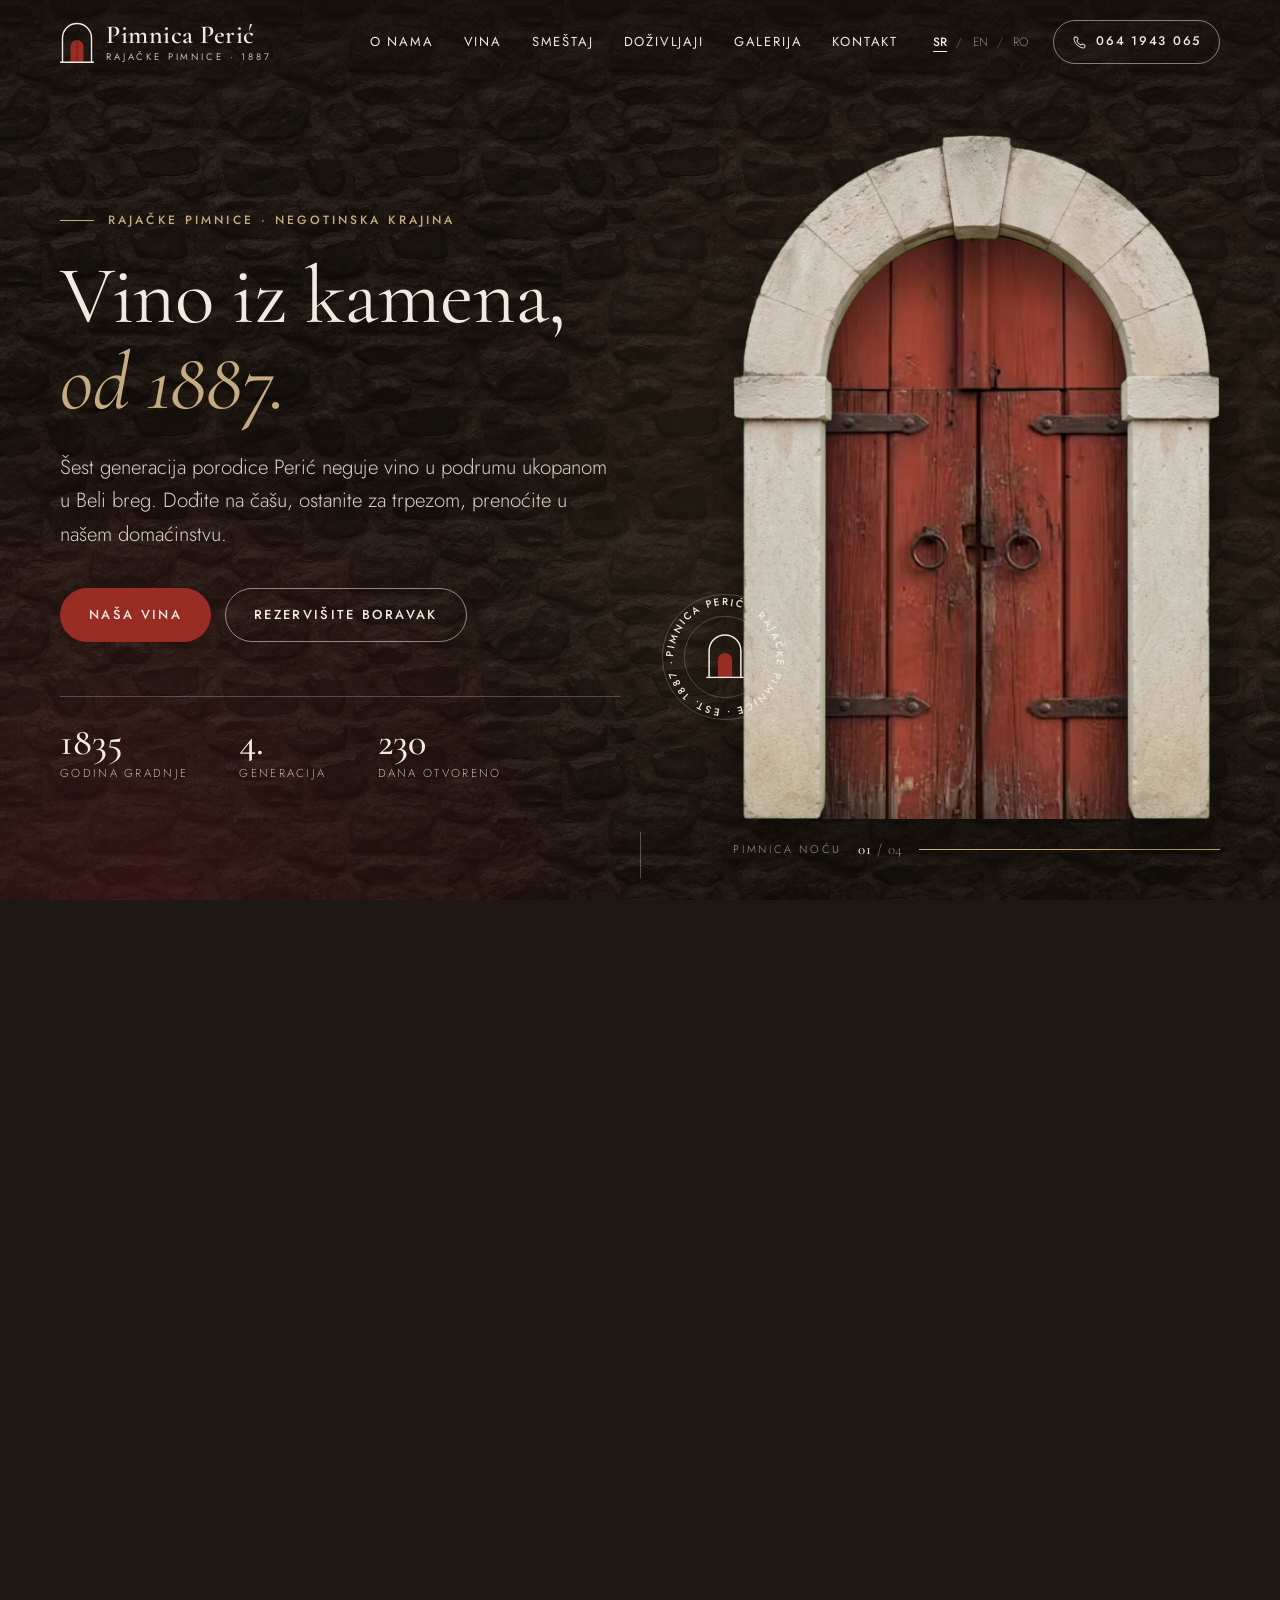
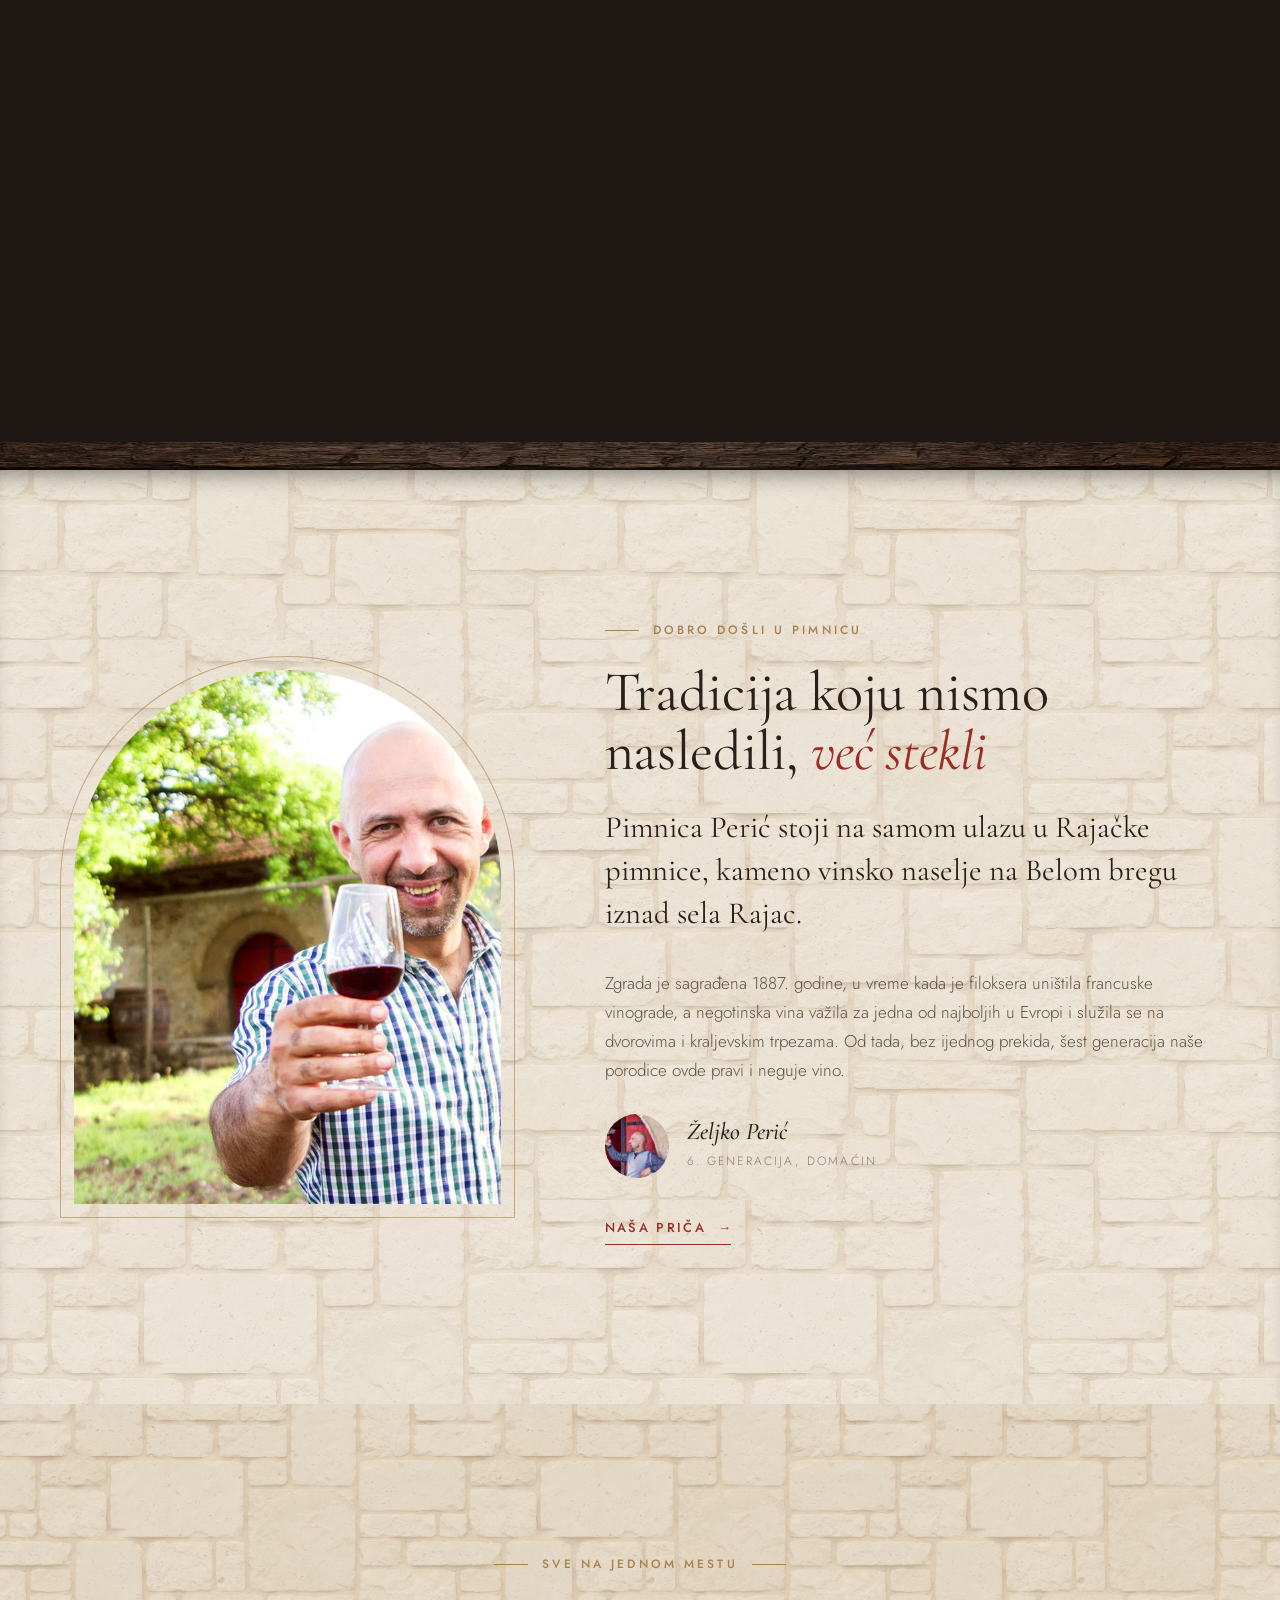
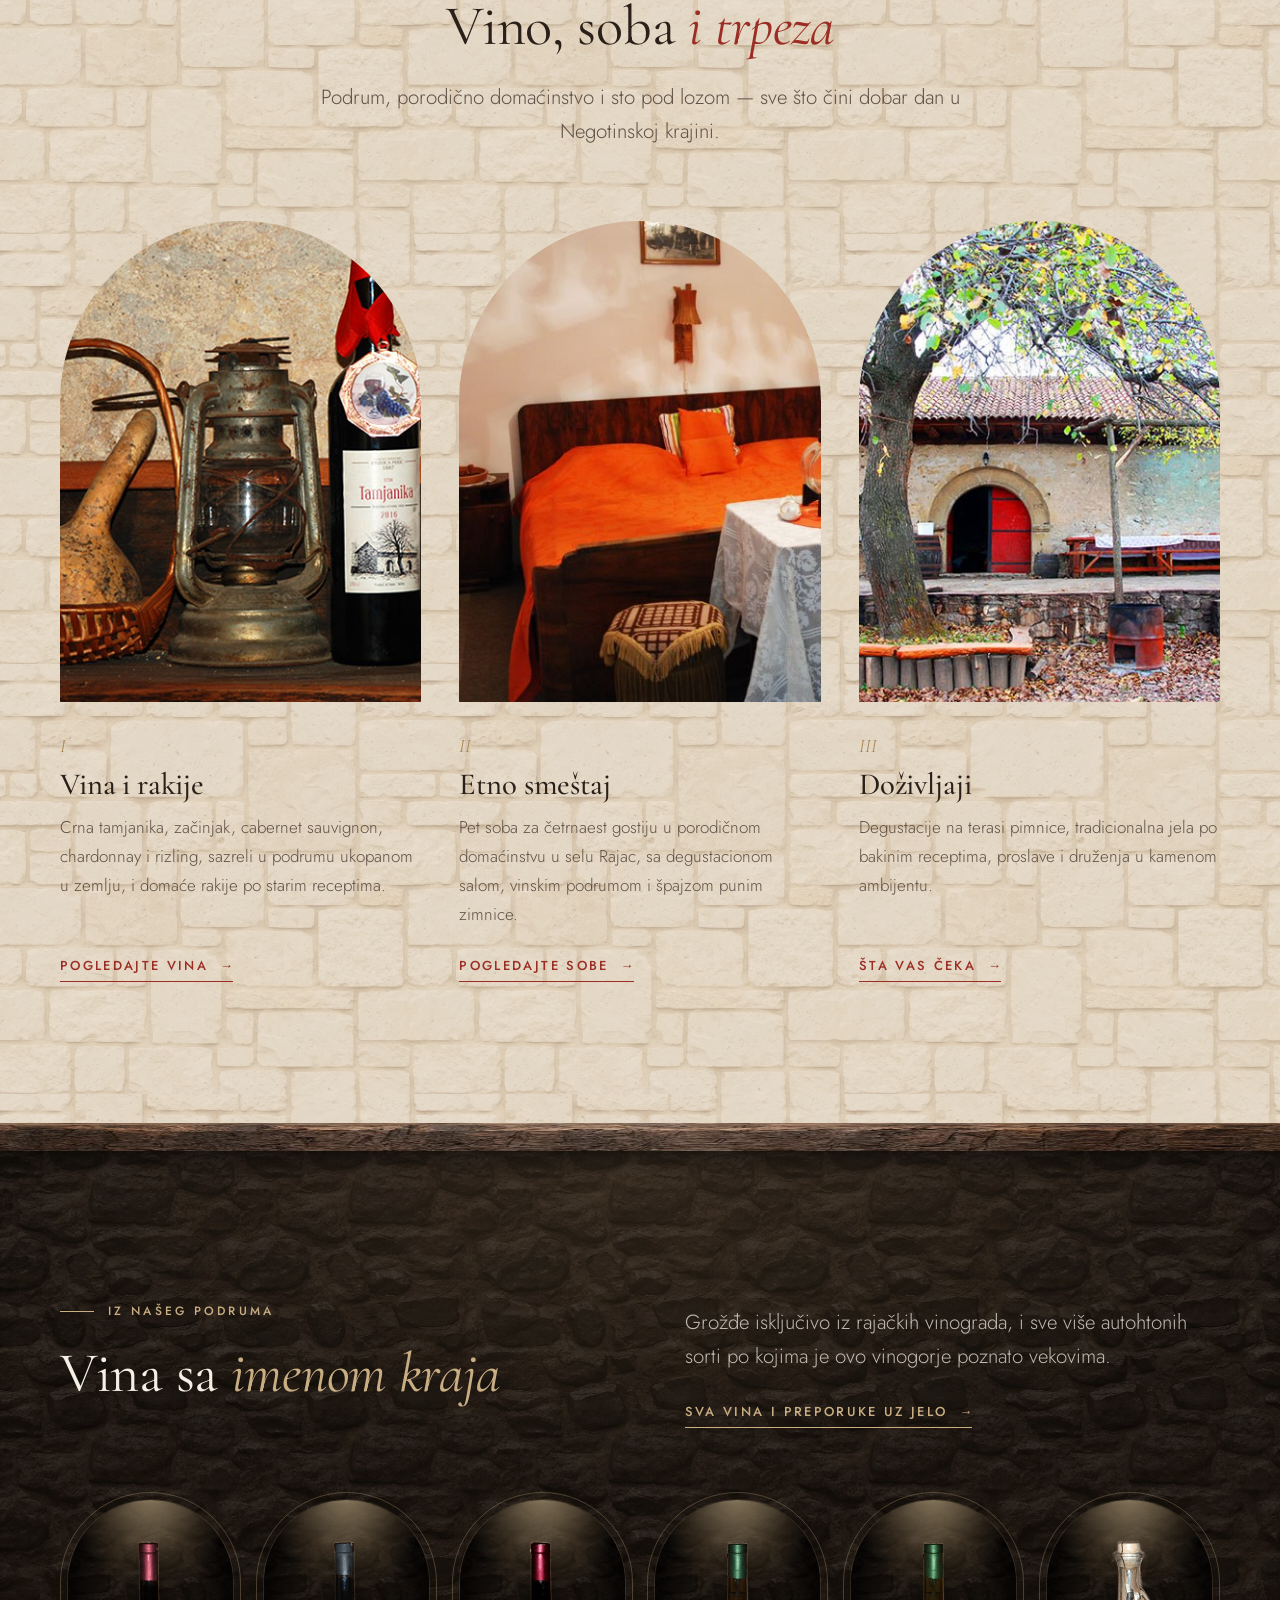
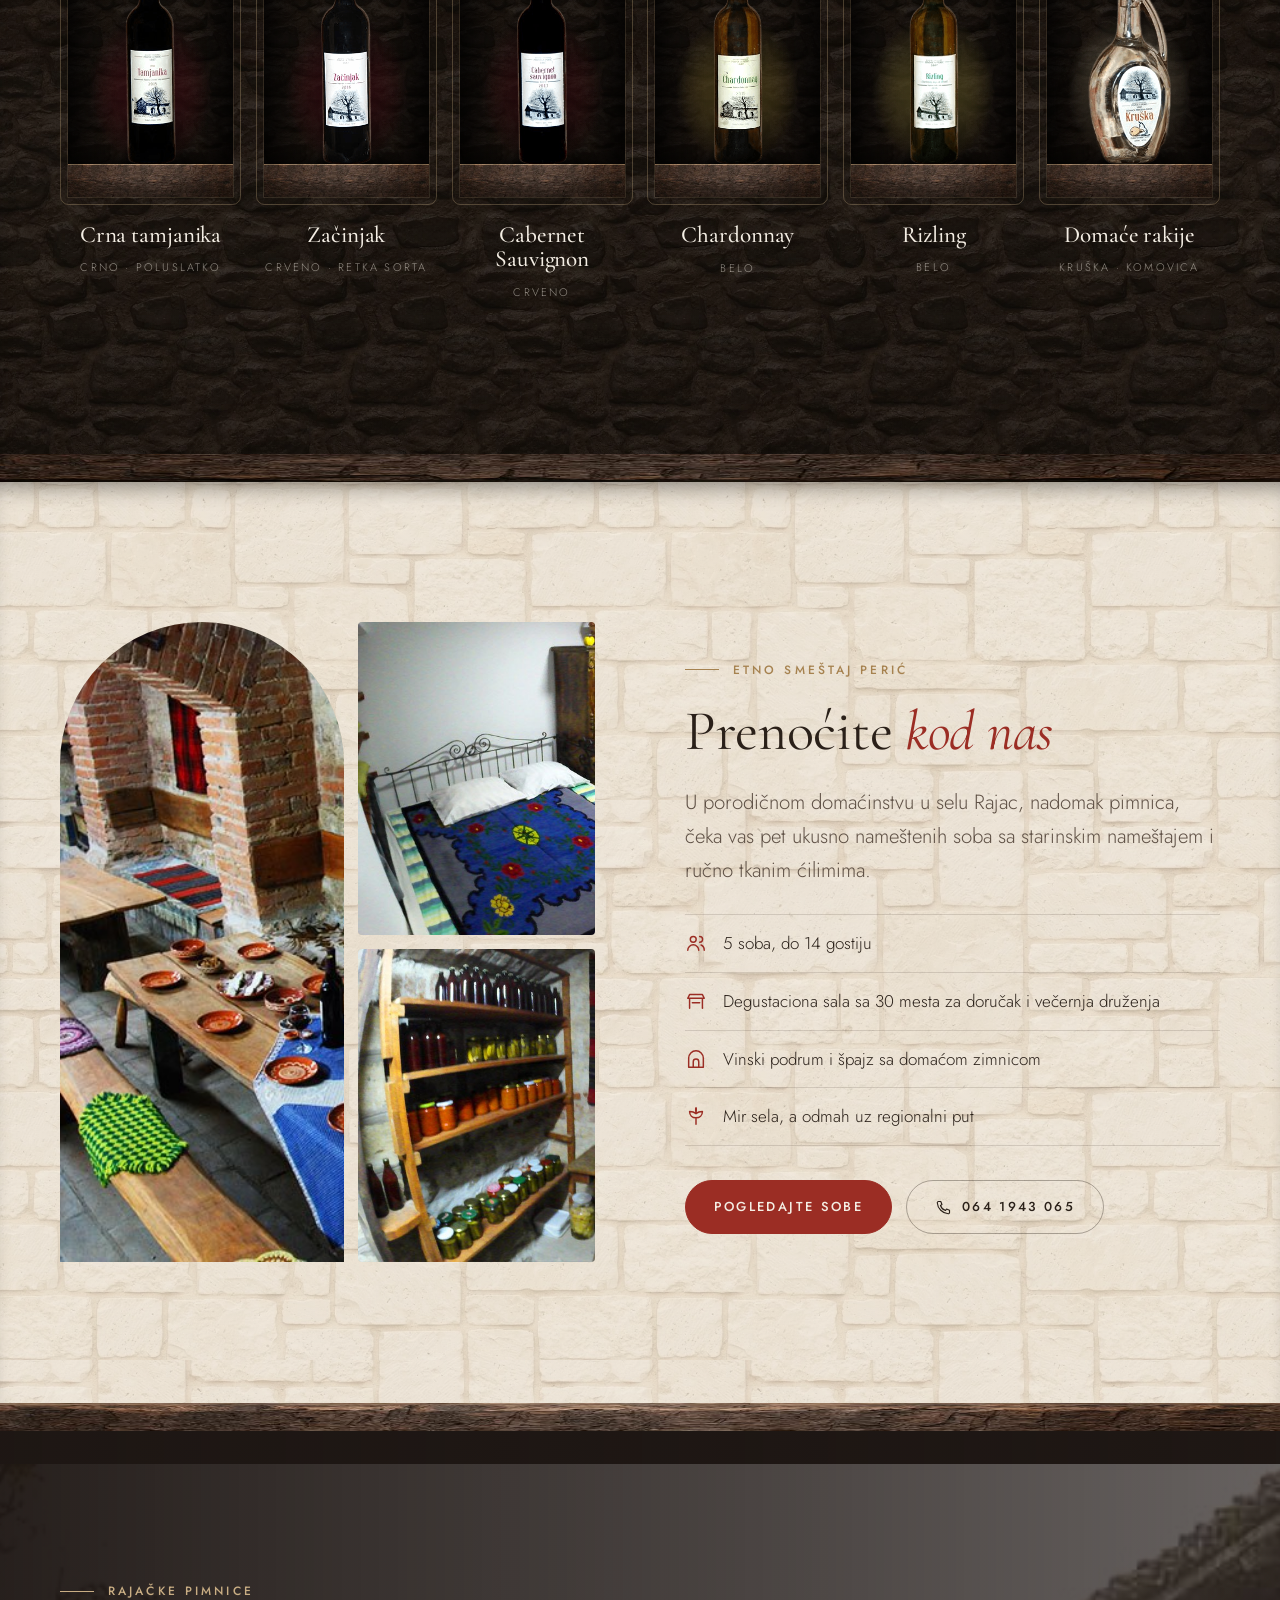
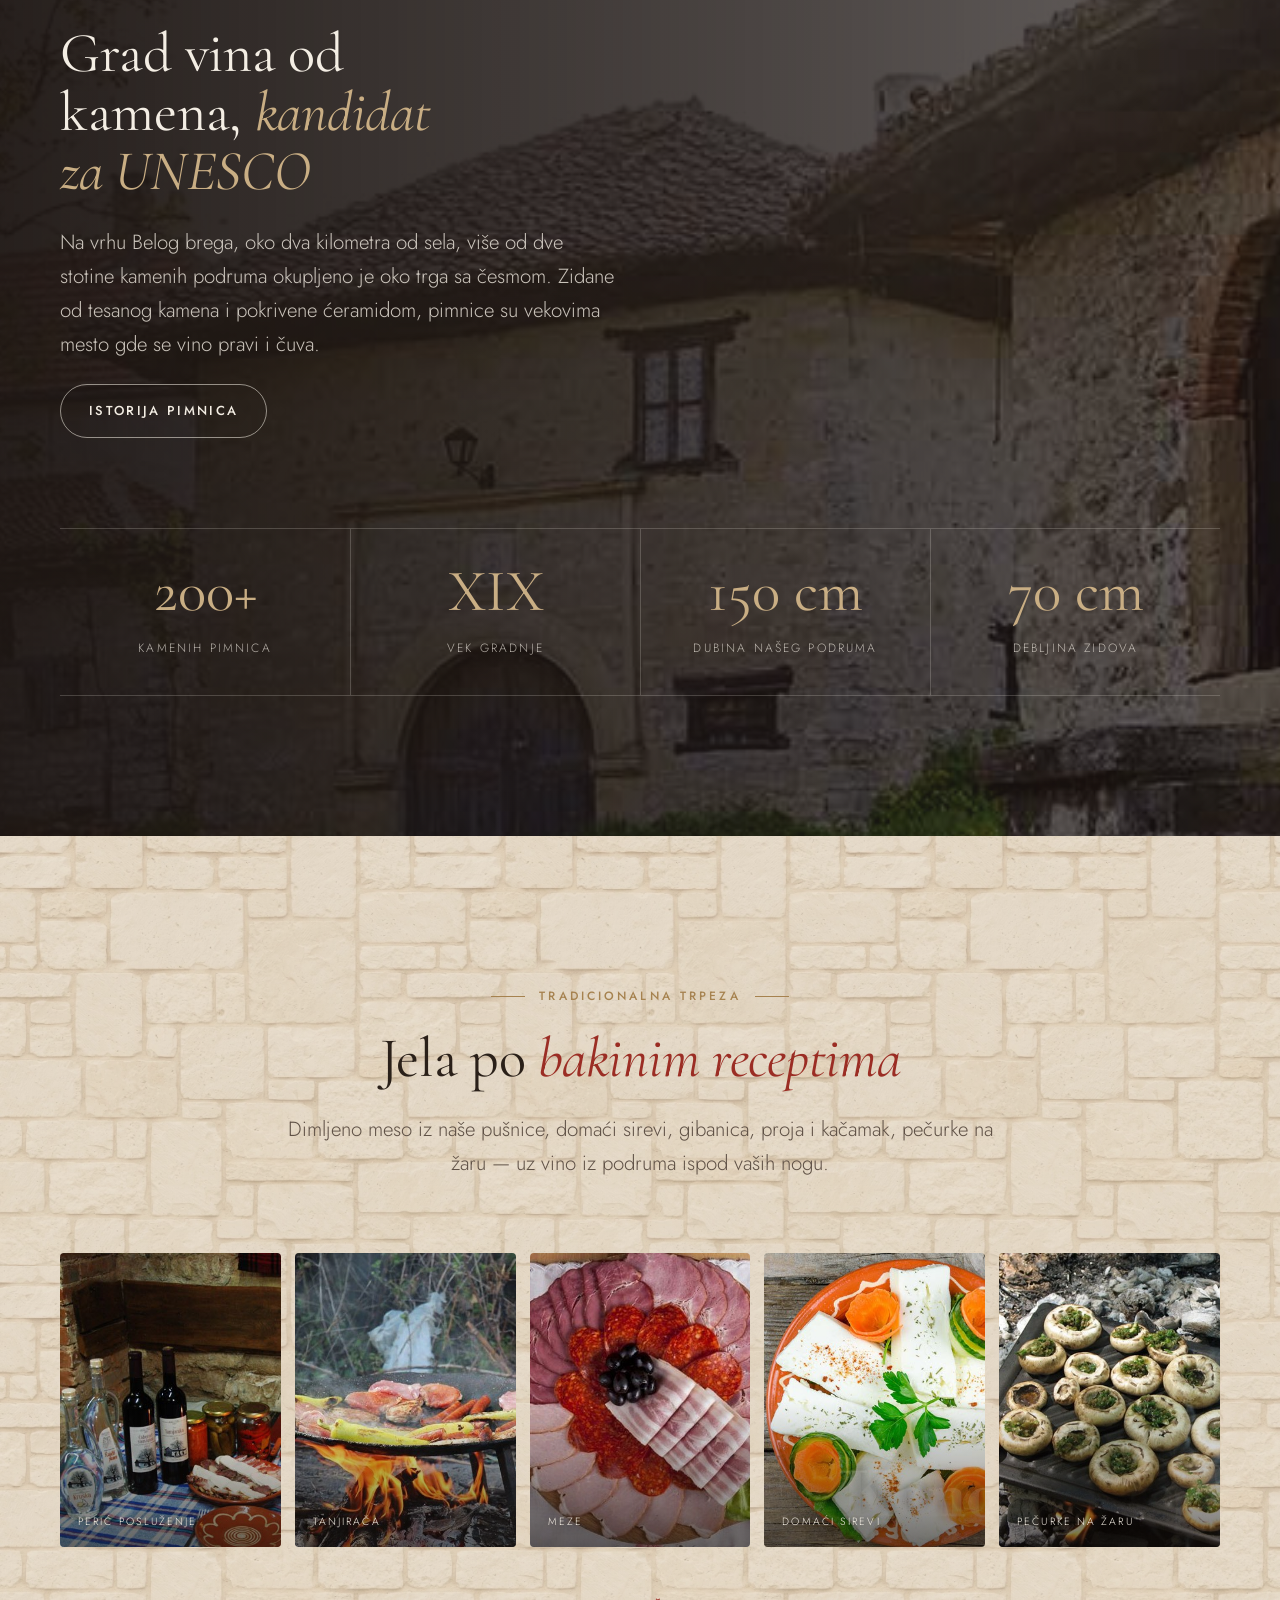
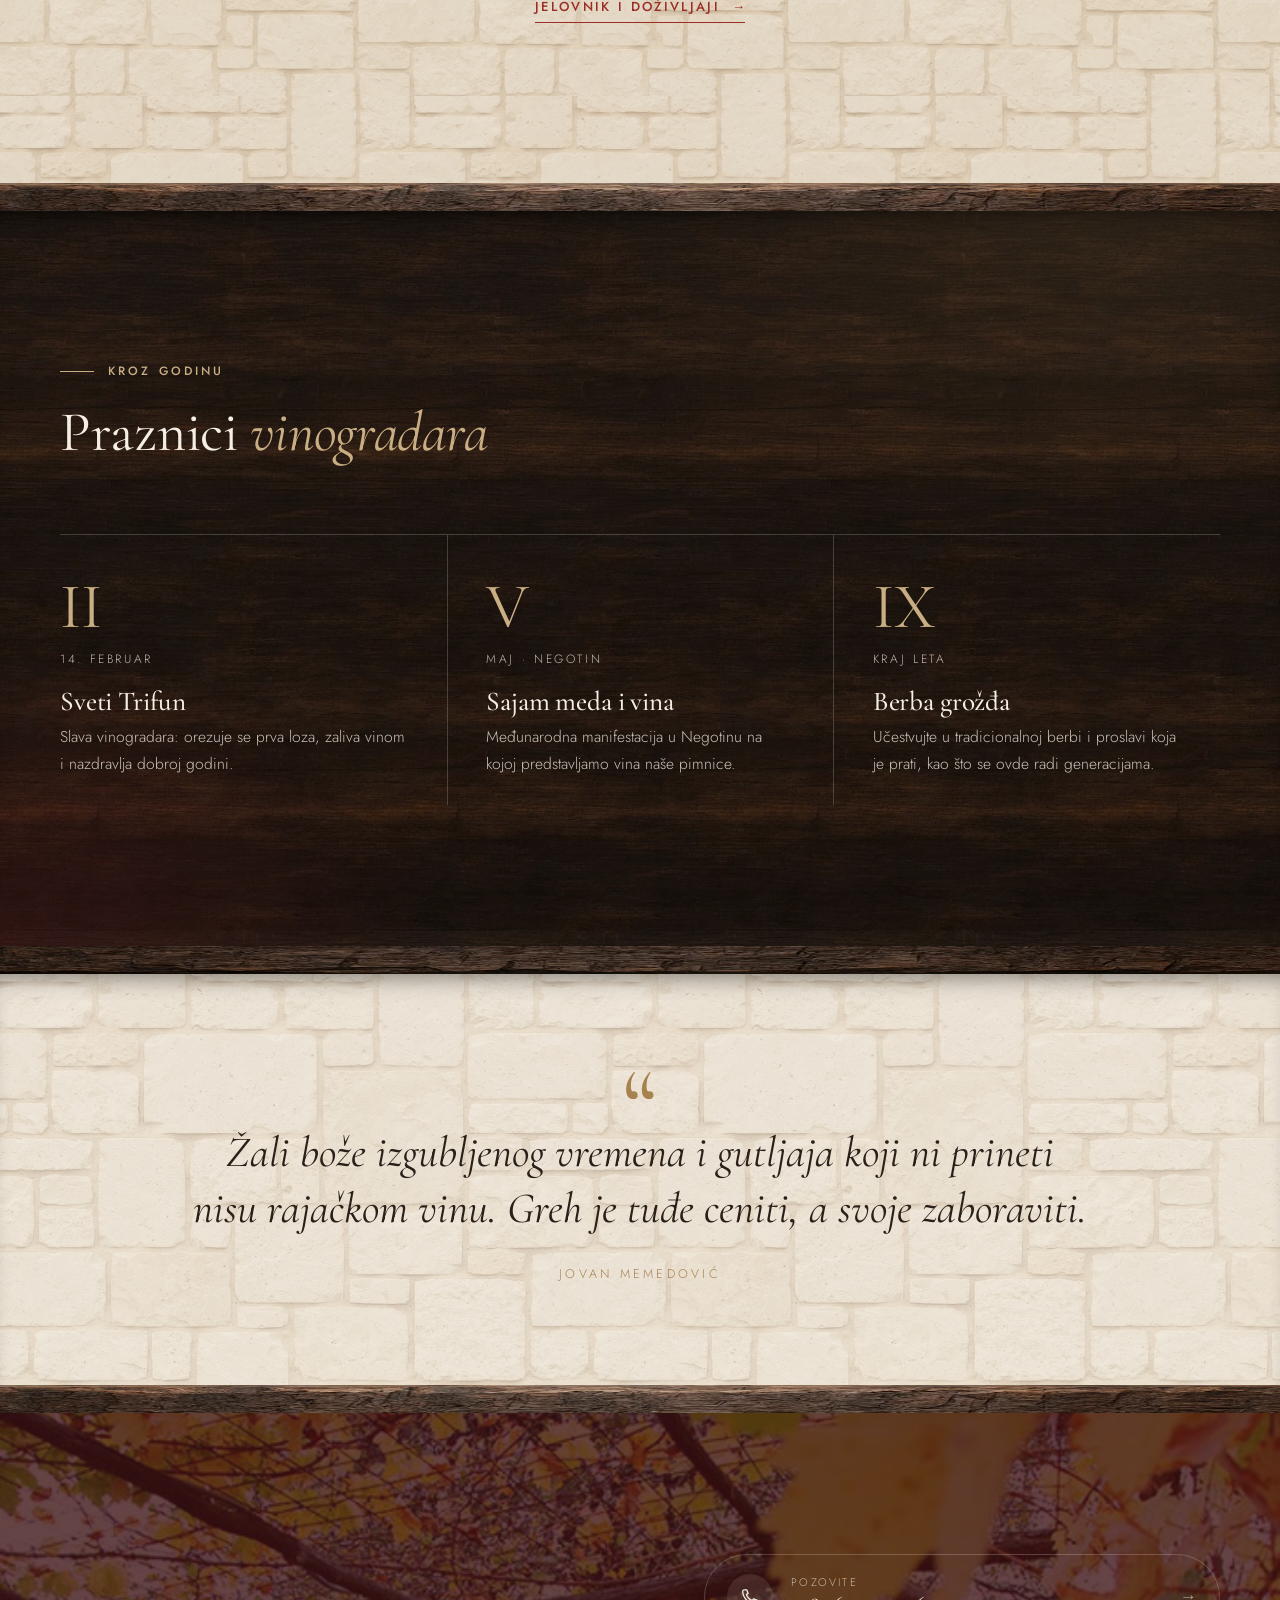
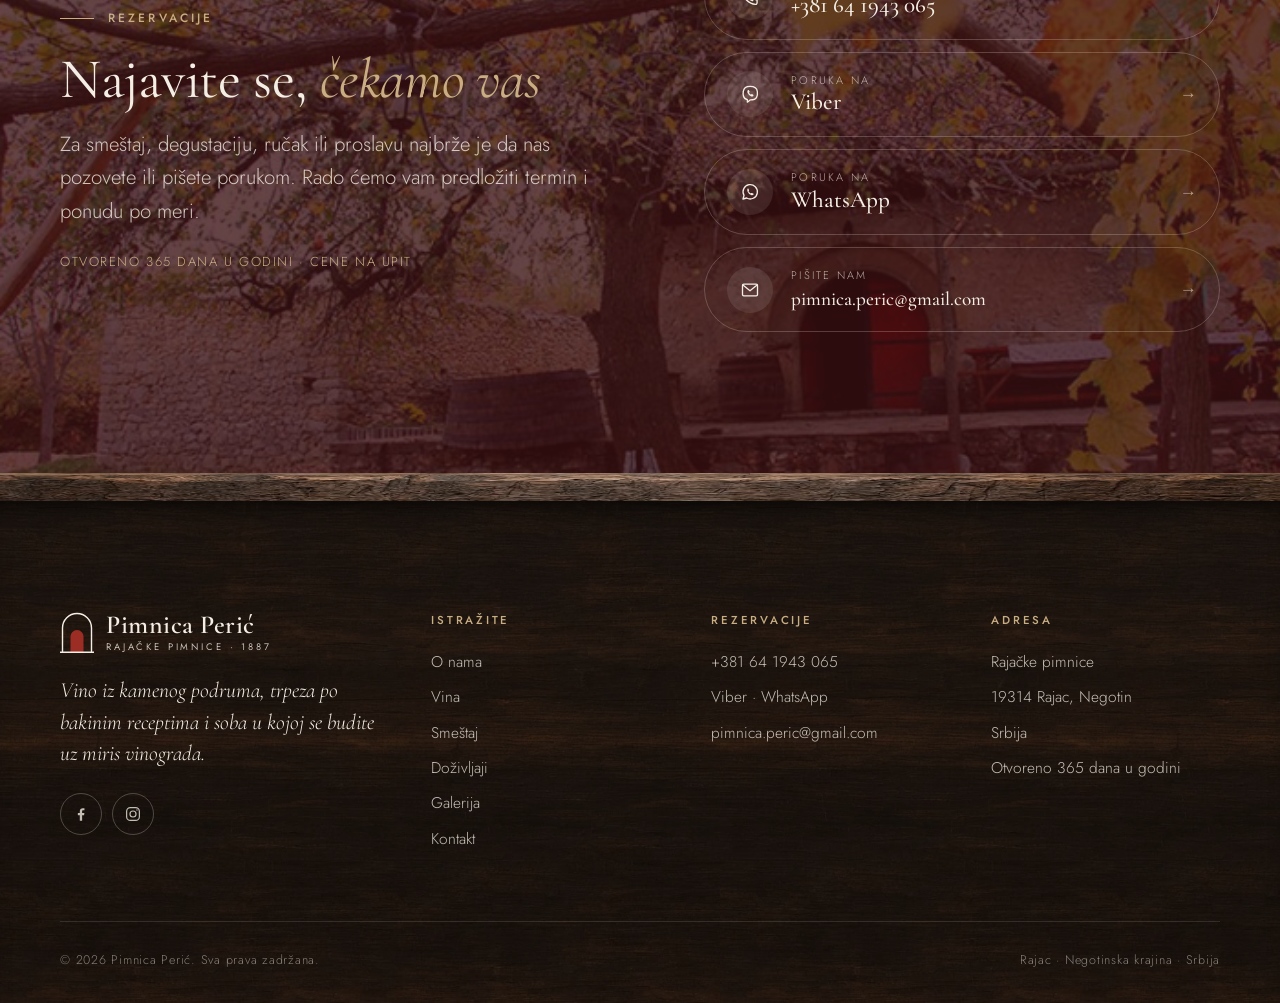
<file: index.html>
<!doctype html>
<html lang="sr-Latn">
<head>
<meta charset="utf-8">
<meta name="robots" content="noindex, nofollow">
<meta name="viewport" content="width=device-width, initial-scale=1">
<title data-i="t.home">Pimnica Perić — Vino iz kamena od 1887. | Rajačke pimnice</title>
<meta name="description" content="Porodična vinarija Pimnica Perić u Rajačkim pimnicama kod Negotina. Šest generacija, vina od autohtonih sorti, tradicionalna trpeza i etno smeštaj za 14 gostiju.">
<meta property="og:title" content="Pimnica Perić — Rajačke pimnice">
<meta property="og:description" content="Vino iz kamenog podruma od 1887. Degustacije, tradicionalna jela i etno smeštaj u selu Rajac.">
<meta property="og:image" content="hero-pimnica.jpg">
<link rel="icon" href="favicon.svg" type="image/svg+xml">
<link rel="preconnect" href="https://fonts.googleapis.com">
<link rel="preconnect" href="https://fonts.gstatic.com" crossorigin>
<link href="https://fonts.googleapis.com/css2?family=Cormorant+Garamond:ital,wght@0,400;0,500;0,600;1,400;1,500&family=Jost:wght@300;400;500&display=swap" rel="stylesheet">
<link rel="stylesheet" href="style.css">
<link rel="preload" as="image" href="vrata-levo.jpg">
<link rel="preload" as="image" href="vrata-desno.jpg">
<script type="application/ld+json">
{"@context":"https://schema.org","@type":["Winery","LodgingBusiness"],"name":"Pimnica Perić","foundingDate":"1887","telephone":"+381641943065","email":"pimnica.peric@gmail.com","address":{"@type":"PostalAddress","streetAddress":"Rajačke pimnice","postalCode":"19314","addressLocality":"Rajac","addressCountry":"RS"},"geo":{"@type":"GeoCoordinates","latitude":44.097953,"longitude":22.548270},"sameAs":["https://www.instagram.com/pimnica_peric_zeljko/"]}
</script>
</head>
<body>
<!-- @header -->
<script>try{if(!sessionStorage.getItem('pp-intro')&&!/[?&]shot\b/.test(location.search)&&!matchMedia('(prefers-reduced-motion: reduce)').matches){document.documentElement.classList.add('intro');sessionStorage.setItem('pp-intro','1')}}catch(e){}</script>
<div class="intro-screen" aria-hidden="true">
  <div class="intro-mark">
    <div class="intro-door"><span class="leaf l"></span><span class="leaf r"></span></div>
    <svg class="intro-arch" viewBox="0 0 190 240"><path pathLength="1" d="M8 240V103a87 87 0 0 1 174 0v137"/><line pathLength="1" x1="-14" y1="240" x2="204" y2="240"/></svg>
  </div>
  <div class="intro-text"><b>Pimnica Perić</b><span>Rajac · 1887</span></div>
</div>
<header class="site-header" id="top">
  <div class="wrap header-inner">
    <a class="logo" href="index.html" aria-label="Pimnica Perić">
      <svg viewBox="0 0 34 42" aria-hidden="true"><path d="M2.5 41V17a14.5 14.5 0 0 1 29 0v24" fill="none" stroke="currentColor" stroke-width="1.4"/><path d="M10.5 41V25.5a6.5 6.5 0 0 1 13 0V41Z" fill="#9B2D24"/><path d="M17 19v22" stroke="#3A1013" stroke-width=".8" opacity=".6"/><path d="M0 41.3h34" stroke="currentColor" stroke-width="1.4"/></svg>
      <span class="logo-text"><span class="logo-name">Pimnica Perić</span><span class="logo-sub" data-i="logo.sub">Rajačke pimnice · 1887</span></span>
    </a>
    <nav class="nav" id="nav" aria-label="Glavna navigacija">
      <a href="o-nama.html" data-i="nav.about">O nama</a>
      <a href="vina.html" data-i="nav.wines">Vina</a>
      <a href="smestaj.html" data-i="nav.stay">Smeštaj</a>
      <a href="dozivljaji.html" data-i="nav.exp">Doživljaji</a>
      <a href="galerija.html" data-i="nav.gallery">Galerija</a>
      <a href="kontakt.html" data-i="nav.contact">Kontakt</a>
    </nav>
    <div class="header-tools">
      <div class="lang" role="group" aria-label="Jezik / Language / Limba">
        <button type="button" data-lang="sr" aria-pressed="true">SR</button><span>/</span><button type="button" data-lang="en" aria-pressed="false">EN</button><span>/</span><button type="button" data-lang="ro" aria-pressed="false">RO</button>
      </div>
      <a class="header-call" href="tel:+381641943065"><svg aria-hidden="true"><use href="icons.svg#phone"/></svg><span class="txt">064 1943 065</span></a>
    </div>
    <button class="burger" type="button" aria-label="Meni" aria-expanded="false" aria-controls="nav"><span></span></button>
  </div>
</header>
<!-- /@header -->

<main>
  <!-- ===== HERO ===== -->
  <section class="hero hero-arch" id="hero">
   <div class="ha-stage">
    <div class="ha-media" aria-hidden="true">
      <img class="ha-slide on" src="pimnica-noc.jpg" alt="" style="--pos: 66% 60%">
      <img class="ha-slide" src="casa-belo.jpg" alt="" style="--pos: 31% 50%">
      <img class="ha-slide" src="hero-pimnica.jpg" alt="" style="--pos: 64% 68%">
      <img class="ha-slide" src="trpeza.jpg" alt="" style="--pos: 50% 55%">
      <div class="ha-shade"></div>
    </div>
    <div class="ha-slot" aria-hidden="true">
      <div class="ha-open"><div class="ha-doors"><span class="leaf l"></span><span class="leaf r"></span></div></div>
      <span class="ha-stone"></span>
      <div class="seal" aria-hidden="true">
        <svg class="seal-ring" viewBox="0 0 120 120"><defs><path id="sealPath" d="M60,60 m-47,0 a47,47 0 1,1 94,0 a47,47 0 1,1 -94,0"/></defs><circle cx="60" cy="60" r="57"/><circle cx="60" cy="60" r="37"/><text><textPath href="#sealPath" textLength="292">PIMNICA PERIĆ · RAJAČKE PIMNICE · EST. 1887 ·</textPath></text></svg>
        <svg class="seal-core" viewBox="0 0 34 42"><path d="M2.5 41V17a14.5 14.5 0 0 1 29 0v24" fill="none" stroke="currentColor" stroke-width="1.4"/><path d="M10.5 41V25.5a6.5 6.5 0 0 1 13 0V41Z" fill="#9B2D24"/><path d="M0 41.3h34" stroke="currentColor" stroke-width="1.4"/></svg>
      </div>
      <div class="ha-caption"><span class="ha-cap-txt">Pimnica noću</span><span class="ha-count"><b>01</b> / 04</span><span class="ha-bar"><i></i></span></div>
    </div>
    <p class="ha-final" aria-hidden="true"><span data-i="h.fin">Od 1887. <em>bez ijednog prekida</em></span></p>
    <div class="wrap hero-content">
      <div class="live" hidden><span class="live-dot"></span><span data-i="h.live">Sada u Rajcu</span><b data-live="temp">–</b><span class="sep">·</span><span data-i="h.sunset">zalazak sunca</span><b data-live="sunset">–</b></div>
      <span class="eyebrow" data-i="h.eyebrow">Rajačke pimnice · Negotinska krajina</span>
      <h1 data-i="h.title">Vino iz kamena, <em>od 1887.</em></h1>
      <p class="lead" data-i="h.lead">Šest generacija porodice Perić neguje vino u podrumu ukopanom u Beli breg. Dođite na čašu, ostanite za trpezom, prenoćite u našem domaćinstvu.</p>
      <div class="hero-actions">
        <a class="btn" href="vina.html" data-i="h.cta1">Naša vina</a>
        <a class="btn btn-outline-light" href="#rezervacija" data-i="h.cta2">Rezervišite boravak</a>
      </div>
      <div class="hero-facts">
        <div><b>1887</b><span data-i="h.f1">godina gradnje</span></div>
        <div><b>6.</b><span data-i="h.f2">generacija</span></div>
        <div><b>365</b><span data-i="h.f3">dana otvoreno</span></div>
      </div>
    </div>
    <div class="scroll-cue" aria-hidden="true"></div>
   </div>
  </section>

  <!-- ===== DOBRO DOŠLI ===== -->
  <section class="section">
    <div class="wrap split wide-right">
      <div class="arch-frame reveal">
        <div class="arch ratio-portrait"><img src="zeljko-dobrodoslica.jpg" alt="Željko Perić sa čašom vina ispred pimnice" data-i-alt="alt.zeljko" style="object-position: 16% center" loading="lazy"></div>
      </div>
      <div class="reveal d1">
        <span class="eyebrow" data-i="i.eyebrow">Dobro došli u pimnicu</span>
        <h2 data-i="i.title">Tradicija koju nismo nasledili, <em>već stekli</em></h2>
        <p class="serif-lead" data-i="i.lead">Pimnica Perić stoji na samom ulazu u Rajačke pimnice, kameno vinsko naselje na Belom bregu iznad sela Rajac.</p>
        <p class="muted" data-i="i.p1">Zgrada je sagrađena 1887. godine, u vreme kada je filoksera uništila francuske vinograde, a negotinska vina važila za jedna od najboljih u Evropi i služila se na dvorovima i kraljevskim trpezama. Od tada, bez ijednog prekida, šest generacija naše porodice ovde pravi i neguje vino.</p>
        <div class="signature">
          <img src="zeljko-vrata.jpg" alt="" loading="lazy">
          <div><b>Željko Perić</b><span data-i="i.sig">6. generacija, domaćin</span></div>
        </div>
        <p style="margin-top:34px"><a class="link-arrow" href="o-nama.html" data-i="i.link">Naša priča</a></p>
      </div>
    </div>
  </section>

  <!-- ===== TRI STUBA ===== -->
  <section class="section bg-paper">
    <div class="wrap">
      <div class="section-head center reveal">
        <span class="eyebrow center" data-i="p.eyebrow">Sve na jednom mestu</span>
        <h2 data-i="p.title">Vino, soba <em>i trpeza</em></h2>
        <p class="lead" data-i="p.lead">Podrum, porodično domaćinstvo i sto pod lozom — sve što čini dobar dan u Negotinskoj krajini.</p>
      </div>
      <div class="pillars">
        <a class="pillar reveal" href="vina.html">
          <div class="arch"><img src="galerija-14.jpg" alt="Boca tamjanike pored starog fenjera" data-i-alt="alt.p1" loading="lazy"></div>
          <span class="num">I</span>
          <h3 data-i="p.1.t">Vina i rakije</h3>
          <p data-i="p.1.d">Crna tamjanika, začinjak, cabernet sauvignon, chardonnay i rizling, sazreli u podrumu ukopanom u zemlju, i domaće rakije po starim receptima.</p>
          <span class="link-arrow" data-i="p.1.l">Pogledajte vina</span>
        </a>
        <a class="pillar reveal d1" href="smestaj.html">
          <div class="arch"><img src="soba-3.jpg" alt="Soba sa starinskim nameštajem" data-i-alt="alt.p2" loading="lazy"></div>
          <span class="num">II</span>
          <h3 data-i="p.2.t">Etno smeštaj</h3>
          <p data-i="p.2.d">Pet soba za četrnaest gostiju u porodičnom domaćinstvu u selu Rajac, sa degustacionom salom, vinskim podrumom i špajzom punim zimnice.</p>
          <span class="link-arrow" data-i="p.2.l">Pogledajte sobe</span>
        </a>
        <a class="pillar reveal d2" href="dozivljaji.html">
          <div class="arch"><img src="galerija-03.jpg" alt="Dvorište pimnice sa stolovima pod lozom" data-i-alt="alt.p3" loading="lazy"></div>
          <span class="num">III</span>
          <h3 data-i="p.3.t">Doživljaji</h3>
          <p data-i="p.3.d">Degustacije na terasi pimnice, tradicionalna jela po bakinim receptima, proslave i druženja u kamenom ambijentu.</p>
          <span class="link-arrow" data-i="p.3.l">Šta vas čeka</span>
        </a>
      </div>
    </div>
  </section>

  <!-- ===== VINA ===== -->
  <section class="section cellar-wall on-dark">
    <div class="wrap">
      <div class="split" style="align-items:end; margin-bottom: clamp(44px,5vw,72px)">
        <div class="reveal">
          <span class="eyebrow" data-i="w.eyebrow">Iz našeg podruma</span>
          <h2 data-i="w.title">Vina sa <em>imenom kraja</em></h2>
        </div>
        <div class="reveal d1">
          <p class="lead" data-i="w.lead">Grožđe isključivo iz rajačkih vinograda, i sve više autohtonih sorti po kojima je ovo vinogorje poznato vekovima.</p>
          <a class="link-arrow" href="vina.html" data-i="w.link">Sva vina i preporuke uz jelo</a>
        </div>
      </div>
      <div class="niche-row">
        <a class="niche-card" href="vina.html#tamjanika" style="--i:0; --wc:#7a1424"><div class="niche"><img src="vino-tamjanika.png" alt="Crna tamjanika" loading="lazy"></div><h4>Crna tamjanika</h4><span data-i="w.t1">Crno · poluslatko</span></a>
        <a class="niche-card" href="vina.html#zacinjak" style="--i:1; --wc:#6e1020"><div class="niche"><img src="vino-zacinjak.png" alt="Začinjak" loading="lazy"></div><h4>Začinjak</h4><span data-i="w.t2">Crveno · retka sorta</span></a>
        <a class="niche-card" href="vina.html#cabernet" style="--i:2; --wc:#64101c"><div class="niche"><img src="vino-cabernet.png" alt="Cabernet Sauvignon" loading="lazy"></div><h4>Cabernet Sauvignon</h4><span data-i="w.t3">Crveno</span></a>
        <a class="niche-card" href="vina.html#chardonnay" style="--i:3; --wc:#b89a3c"><div class="niche"><img src="vino-chardonnay.png" alt="Chardonnay" loading="lazy"></div><h4>Chardonnay</h4><span data-i="w.t4">Belo</span></a>
        <a class="niche-card" href="vina.html#rizling" style="--i:4; --wc:#c4b04e"><div class="niche"><img src="vino-rizling.png" alt="Rizling" loading="lazy"></div><h4 data-i="w.n5">Rizling</h4><span data-i="w.t4">Belo</span></a>
        <a class="niche-card" href="vina.html#rakije" style="--i:5; --wc:#d9c9a0"><div class="niche"><img src="rakija-kruska.png" alt="Domaća rakija od kruške" loading="lazy"></div><h4 data-i="w.n6">Domaće rakije</h4><span data-i="w.t6">Kruška · komovica</span></a>
      </div>
    </div>
  </section>

  <!-- ===== SMEŠTAJ ===== -->
  <section class="section">
    <div class="wrap split">
      <div class="mosaic reveal">
        <div class="arch"><img src="sala-1.jpg" alt="Degustaciona sala sa drvenim stolovima" data-i-alt="alt.sala" loading="lazy"></div>
        <div class="img-card"><img src="soba-1.jpg" alt="Soba 1" loading="lazy"></div>
        <div class="img-card"><img src="spajz.jpg" alt="Špajz sa zimnicom" data-i-alt="alt.spajz" loading="lazy"></div>
      </div>
      <div class="reveal d1">
        <span class="eyebrow" data-i="s.eyebrow">Etno smeštaj Perić</span>
        <h2 data-i="s.title">Prenoćite <em>kod nas</em></h2>
        <p class="lead" data-i="s.lead">U porodičnom domaćinstvu u selu Rajac, nadomak pimnica, čeka vas pet ukusno nameštenih soba sa starinskim nameštajem i ručno tkanim ćilimima.</p>
        <ul class="checklist">
          <li><svg aria-hidden="true"><use href="icons.svg#users"/></svg><span data-i="s.l1">5 soba, do 14 gostiju</span></li>
          <li><svg aria-hidden="true"><use href="icons.svg#table"/></svg><span data-i="s.l2">Degustaciona sala sa 30 mesta za doručak i večernja druženja</span></li>
          <li><svg aria-hidden="true"><use href="icons.svg#cellar"/></svg><span data-i="s.l3">Vinski podrum i špajz sa domaćom zimnicom</span></li>
          <li><svg aria-hidden="true"><use href="icons.svg#leaf"/></svg><span data-i="s.l4">Mir sela, a odmah uz regionalni put</span></li>
        </ul>
        <div class="hero-actions" style="margin-top:34px">
          <a class="btn" href="smestaj.html" data-i="s.cta">Pogledajte sobe</a>
          <a class="btn btn-ghost" href="tel:+381641943065"><svg aria-hidden="true"><use href="icons.svg#phone"/></svg>064 1943 065</a>
        </div>
      </div>
    </div>
  </section>

  <!-- ===== BAŠTINA ===== -->
  <section class="section heritage on-dark">
    <div class="heritage-bg"><img src="pimnice-04.jpg" alt="" loading="lazy" data-parallax=".18"></div>
    <div class="wrap">
      <div class="reveal">
        <span class="eyebrow" data-i="hr.eyebrow">Rajačke pimnice</span>
        <h2 data-i="hr.title">Grad vina od kamena, <em>kandidat za UNESCO</em></h2>
        <p class="lead" data-i="hr.lead">Na vrhu Belog brega, oko dva kilometra od sela, više od dve stotine kamenih podruma okupljeno je oko trga sa česmom. Zidane od tesanog kamena i pokrivene ćeramidom, pimnice su vekovima mesto gde se vino pravi i čuva.</p>
        <a class="btn btn-outline-light" href="o-nama.html#pimnice" data-i="hr.link">Istorija pimnica</a>
      </div>
      <div class="facts reveal d1">
        <div class="fact"><b>200+</b><span data-i="hr.f1">kamenih pimnica</span></div>
        <div class="fact"><b>XIX</b><span data-i="hr.f2">vek gradnje</span></div>
        <div class="fact"><b>150 cm</b><span data-i="hr.f3">dubina našeg podruma</span></div>
        <div class="fact"><b>70 cm</b><span data-i="hr.f4">debljina zidova</span></div>
      </div>
    </div>
  </section>

  <!-- ===== TRPEZA ===== -->
  <section class="section bg-paper">
    <div class="wrap">
      <div class="section-head center reveal">
        <span class="eyebrow center" data-i="t.eyebrow">Tradicionalna trpeza</span>
        <h2 data-i="t.title">Jela po <em>bakinim receptima</em></h2>
        <p class="lead" data-i="t.lead">Dimljeno meso iz naše pušnice, domaći sirevi, gibanica, proja i kačamak, pečurke na žaru — uz vino iz podruma ispod vaših nogu.</p>
      </div>
      <div class="dish-grid reveal">
        <div class="dish"><div class="img-card"><img src="jelo-posluzenje.jpg" alt="Perić posluženje" loading="lazy"></div><span class="caption-note" data-i="t.d1">Perić posluženje</span></div>
        <div class="dish"><div class="img-card"><img src="jelo-tanjiraca.jpg" alt="Tanjirača" loading="lazy"></div><span class="caption-note" data-i="t.d4">Tanjirača</span></div>
        <div class="dish"><div class="img-card"><img src="jelo-meze.jpg" alt="Meze" loading="lazy"></div><span class="caption-note" data-i="t.d2">Meze</span></div>
        <div class="dish"><div class="img-card"><img src="jelo-sirevi.jpg" alt="Domaći sirevi" loading="lazy"></div><span class="caption-note" data-i="t.d3">Domaći sirevi</span></div>
        <div class="dish"><div class="img-card"><img src="jelo-pecurke.jpg" alt="Pečurke na žaru" loading="lazy"></div><span class="caption-note" data-i="t.d5">Pečurke na žaru</span></div>
      </div>
      <p class="center" style="margin-top:44px"><a class="link-arrow" href="dozivljaji.html#trpeza" data-i="t.link">Jelovnik i doživljaji</a></p>
    </div>
  </section>

  <!-- ===== KALENDAR ===== -->
  <section class="section bg-night on-dark">
    <div class="wrap">
      <div class="section-head reveal">
        <span class="eyebrow" data-i="c.eyebrow">Kroz godinu</span>
        <h2 data-i="c.title">Praznici <em>vinogradara</em></h2>
      </div>
      <div class="calendar reveal d1">
        <div class="cal-item"><div class="cal-date">II</div><span class="cal-month" data-i="c.m1">14. februar</span><h4 data-i="c.t1">Sveti Trifun</h4><p data-i="c.d1">Slava vinogradara: orezuje se prva loza, zaliva vinom i nazdravlja dobroj godini.</p></div>
        <div class="cal-item"><div class="cal-date">V</div><span class="cal-month" data-i="c.m2">Maj · Negotin</span><h4 data-i="c.t2">Sajam meda i vina</h4><p data-i="c.d2">Međunarodna manifestacija u Negotinu na kojoj predstavljamo vina naše pimnice.</p></div>
        <div class="cal-item"><div class="cal-date">IX</div><span class="cal-month" data-i="c.m3">Kraj leta</span><h4 data-i="c.t3">Berba grožđa</h4><p data-i="c.d3">Učestvujte u tradicionalnoj berbi i proslavi koja je prati, kao što se ovde radi generacijama.</p></div>
      </div>
    </div>
  </section>

  <!-- ===== CITAT ===== -->
  <section class="section-sm">
    <div class="wrap">
      <div class="quote reveal">
        <span class="quote-mark">“</span>
        <blockquote data-i="q.1">Žali bože izgubljenog vremena i gutljaja koji ni prineti nisu rajačkom vinu. Greh je tuđe ceniti, a svoje zaboraviti.</blockquote>
        <cite>Jovan Memedović</cite>
      </div>
    </div>
  </section>

  <!-- ===== REZERVACIJA ===== -->
  <section class="section cta on-dark" id="rezervacija">
    <div class="cta-bg"><img src="galerija-01.jpg" alt="" loading="lazy" data-parallax=".15"></div>
    <div class="wrap cta-inner">
      <div class="reveal">
        <span class="eyebrow" data-i="r.eyebrow">Rezervacije</span>
        <h2 data-i="r.title">Najavite se, <em>čekamo vas</em></h2>
        <p class="lead" data-i="r.lead">Za smeštaj, degustaciju, ručak ili proslavu najbrže je da nas pozovete ili pišete porukom. Rado ćemo vam predložiti termin i ponudu po meri.</p>
        <p class="note" data-i="r.note">Otvoreno 365 dana u godini · Cene na upit</p>
      </div>
      <div class="contact-cards reveal d1">
        <a class="ccard" href="tel:+381641943065"><span class="ic"><svg aria-hidden="true"><use href="icons.svg#phone"/></svg></span><span><small data-i="r.c1">Pozovite</small><b>+381 64 1943 065</b></span><span class="arr">→</span></a>
        <a class="ccard" href="viber://chat?number=%2B381641943065"><span class="ic"><svg aria-hidden="true"><use href="icons.svg#viber"/></svg></span><span><small data-i="r.c2">Poruka na</small><b>Viber</b></span><span class="arr">→</span></a>
        <a class="ccard" href="https://wa.me/381641943065" target="_blank" rel="noopener"><span class="ic"><svg aria-hidden="true"><use href="icons.svg#whatsapp"/></svg></span><span><small data-i="r.c2">Poruka na</small><b>WhatsApp</b></span><span class="arr">→</span></a>
        <a class="ccard" href="mailto:pimnica.peric@gmail.com"><span class="ic"><svg aria-hidden="true"><use href="icons.svg#mail"/></svg></span><span><small data-i="r.c4">Pišite nam</small><b class="email">pimnica.peric@gmail.com</b></span><span class="arr">→</span></a>
      </div>
    </div>
  </section>
</main>

<!-- @footer -->
<footer class="site-footer">
  <div class="wrap">
    <div class="footer-top">
      <div>
        <a class="logo" href="index.html" aria-label="Pimnica Perić">
          <svg viewBox="0 0 34 42" aria-hidden="true"><path d="M2.5 41V17a14.5 14.5 0 0 1 29 0v24" fill="none" stroke="currentColor" stroke-width="1.4"/><path d="M10.5 41V25.5a6.5 6.5 0 0 1 13 0V41Z" fill="#9B2D24"/><path d="M0 41.3h34" stroke="currentColor" stroke-width="1.4"/></svg>
          <span class="logo-text"><span class="logo-name">Pimnica Perić</span><span class="logo-sub" data-i="logo.sub">Rajačke pimnice · 1887</span></span>
        </a>
        <p class="footer-claim" data-i="f.claim">Vino iz kamenog podruma, trpeza po bakinim receptima i soba u kojoj se budite uz miris vinograda.</p>
        <div class="socials">
          <a href="https://www.facebook.com/Rajačko-vinogorje-Pimnica-Perić-1439563833025537" target="_blank" rel="noopener" aria-label="Facebook"><svg aria-hidden="true"><use href="icons.svg#facebook"/></svg></a>
          <a href="https://www.instagram.com/pimnica_peric_zeljko/" target="_blank" rel="noopener" aria-label="Instagram"><svg aria-hidden="true"><use href="icons.svg#instagram"/></svg></a>
        </div>
      </div>
      <div>
        <h5 data-i="f.explore">Istražite</h5>
        <ul>
          <li><a href="o-nama.html" data-i="nav.about">O nama</a></li>
          <li><a href="vina.html" data-i="nav.wines">Vina</a></li>
          <li><a href="smestaj.html" data-i="nav.stay">Smeštaj</a></li>
          <li><a href="dozivljaji.html" data-i="nav.exp">Doživljaji</a></li>
          <li><a href="galerija.html" data-i="nav.gallery">Galerija</a></li>
          <li><a href="kontakt.html" data-i="nav.contact">Kontakt</a></li>
        </ul>
      </div>
      <div>
        <h5 data-i="f.book">Rezervacije</h5>
        <ul>
          <li><a href="tel:+381641943065">+381 64 1943 065</a></li>
          <li><a href="viber://chat?number=%2B381641943065">Viber</a> · <a href="https://wa.me/381641943065" target="_blank" rel="noopener">WhatsApp</a></li>
          <li><a href="mailto:pimnica.peric@gmail.com">pimnica.peric@gmail.com</a></li>
        </ul>
      </div>
      <div>
        <h5 data-i="f.address">Adresa</h5>
        <ul>
          <li data-i="f.addr1">Rajačke pimnice</li>
          <li>19314 Rajac, Negotin</li>
          <li data-i="f.country">Srbija</li>
          <li data-i="f.open">Otvoreno 365 dana u godini</li>
        </ul>
      </div>
    </div>
    <div class="footer-bottom">
      <span>© <span data-year>2026</span> Pimnica Perić. <span data-i="f.rights">Sva prava zadržana.</span></span>
      <span data-i="f.tag">Rajac · Negotinska krajina · Srbija</span>
    </div>
  </div>
</footer>

<div class="mobile-bar" aria-label="Brzi kontakt">
  <a href="tel:+381641943065"><svg aria-hidden="true"><use href="icons.svg#phone"/></svg><span data-i="m.call">Pozovi</span></a>
  <a href="viber://chat?number=%2B381641943065"><svg aria-hidden="true"><use href="icons.svg#viber"/></svg>Viber</a>
  <a href="https://wa.me/381641943065" target="_blank" rel="noopener"><svg aria-hidden="true"><use href="icons.svg#whatsapp"/></svg>WhatsApp</a>
</div>
<!-- /@footer -->
<script src="i18n.js"></script>
<script src="app.js"></script>
</body>
</html>
</file>
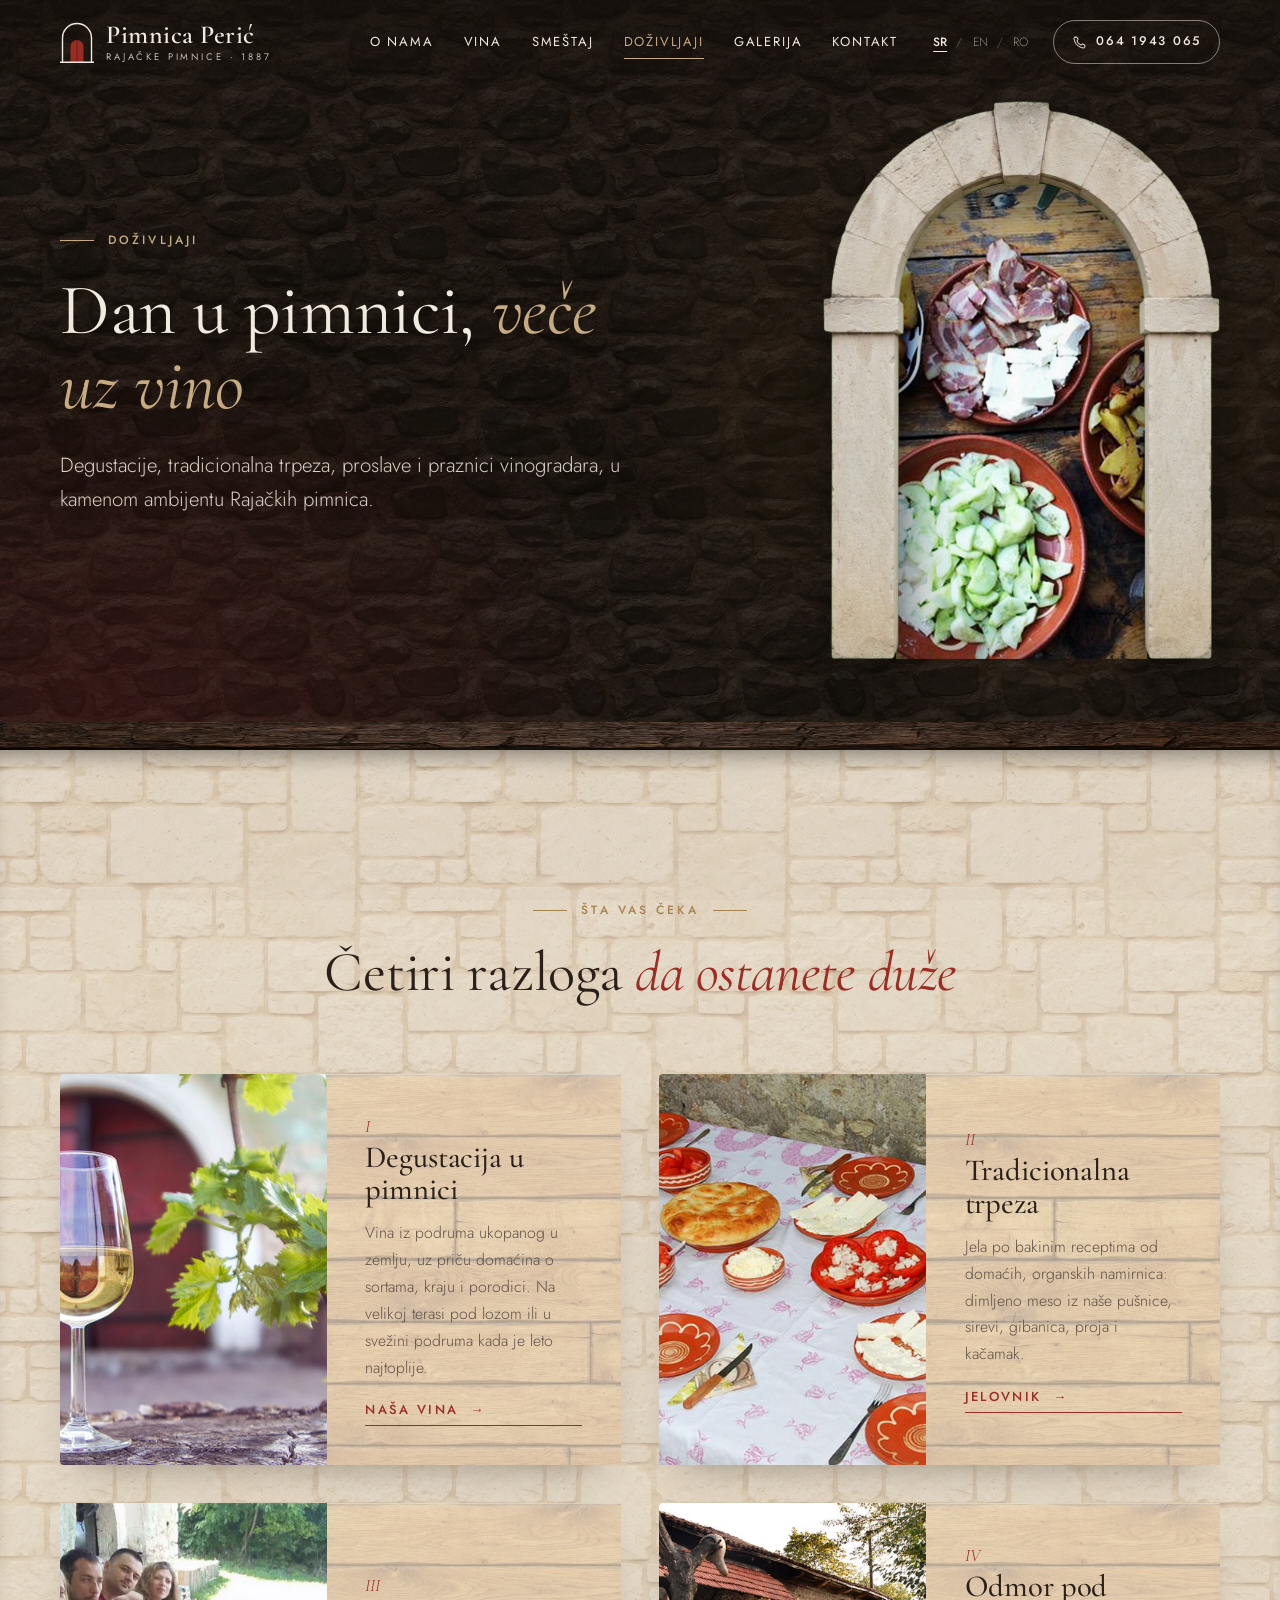
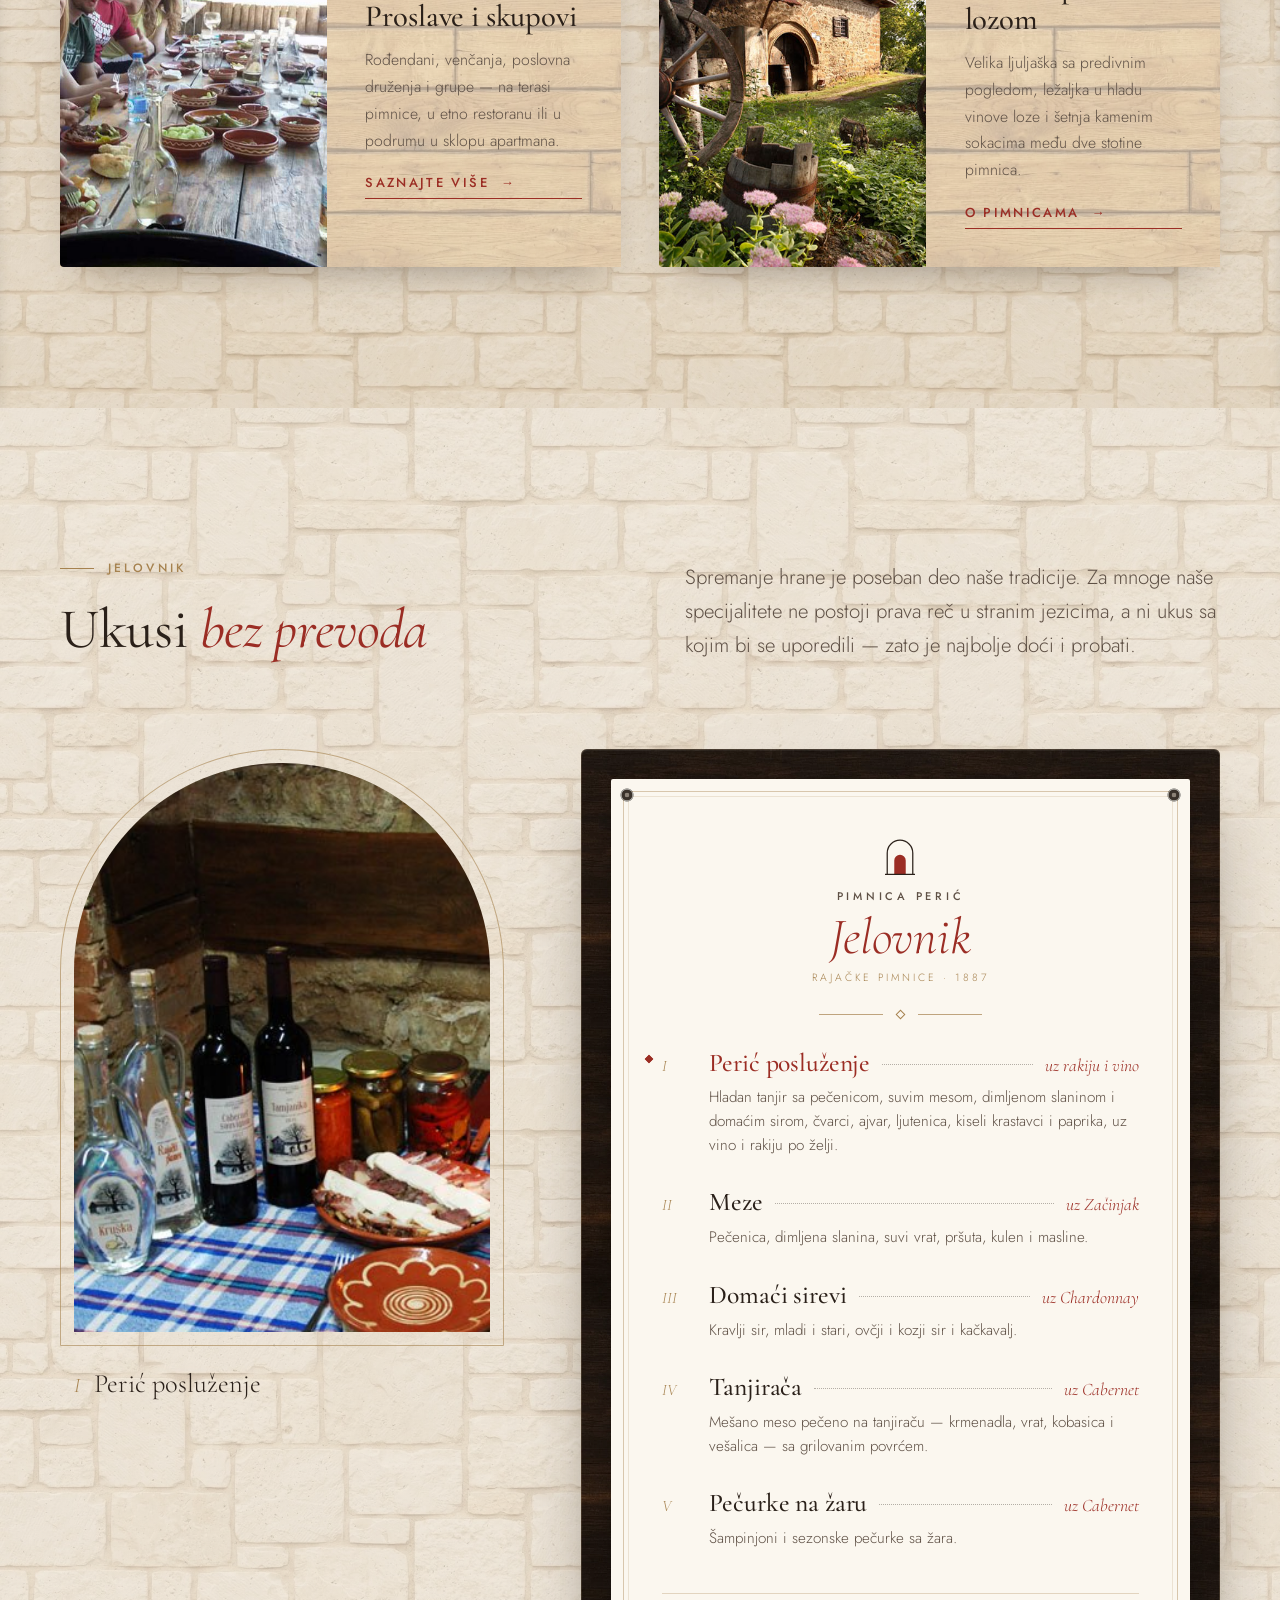
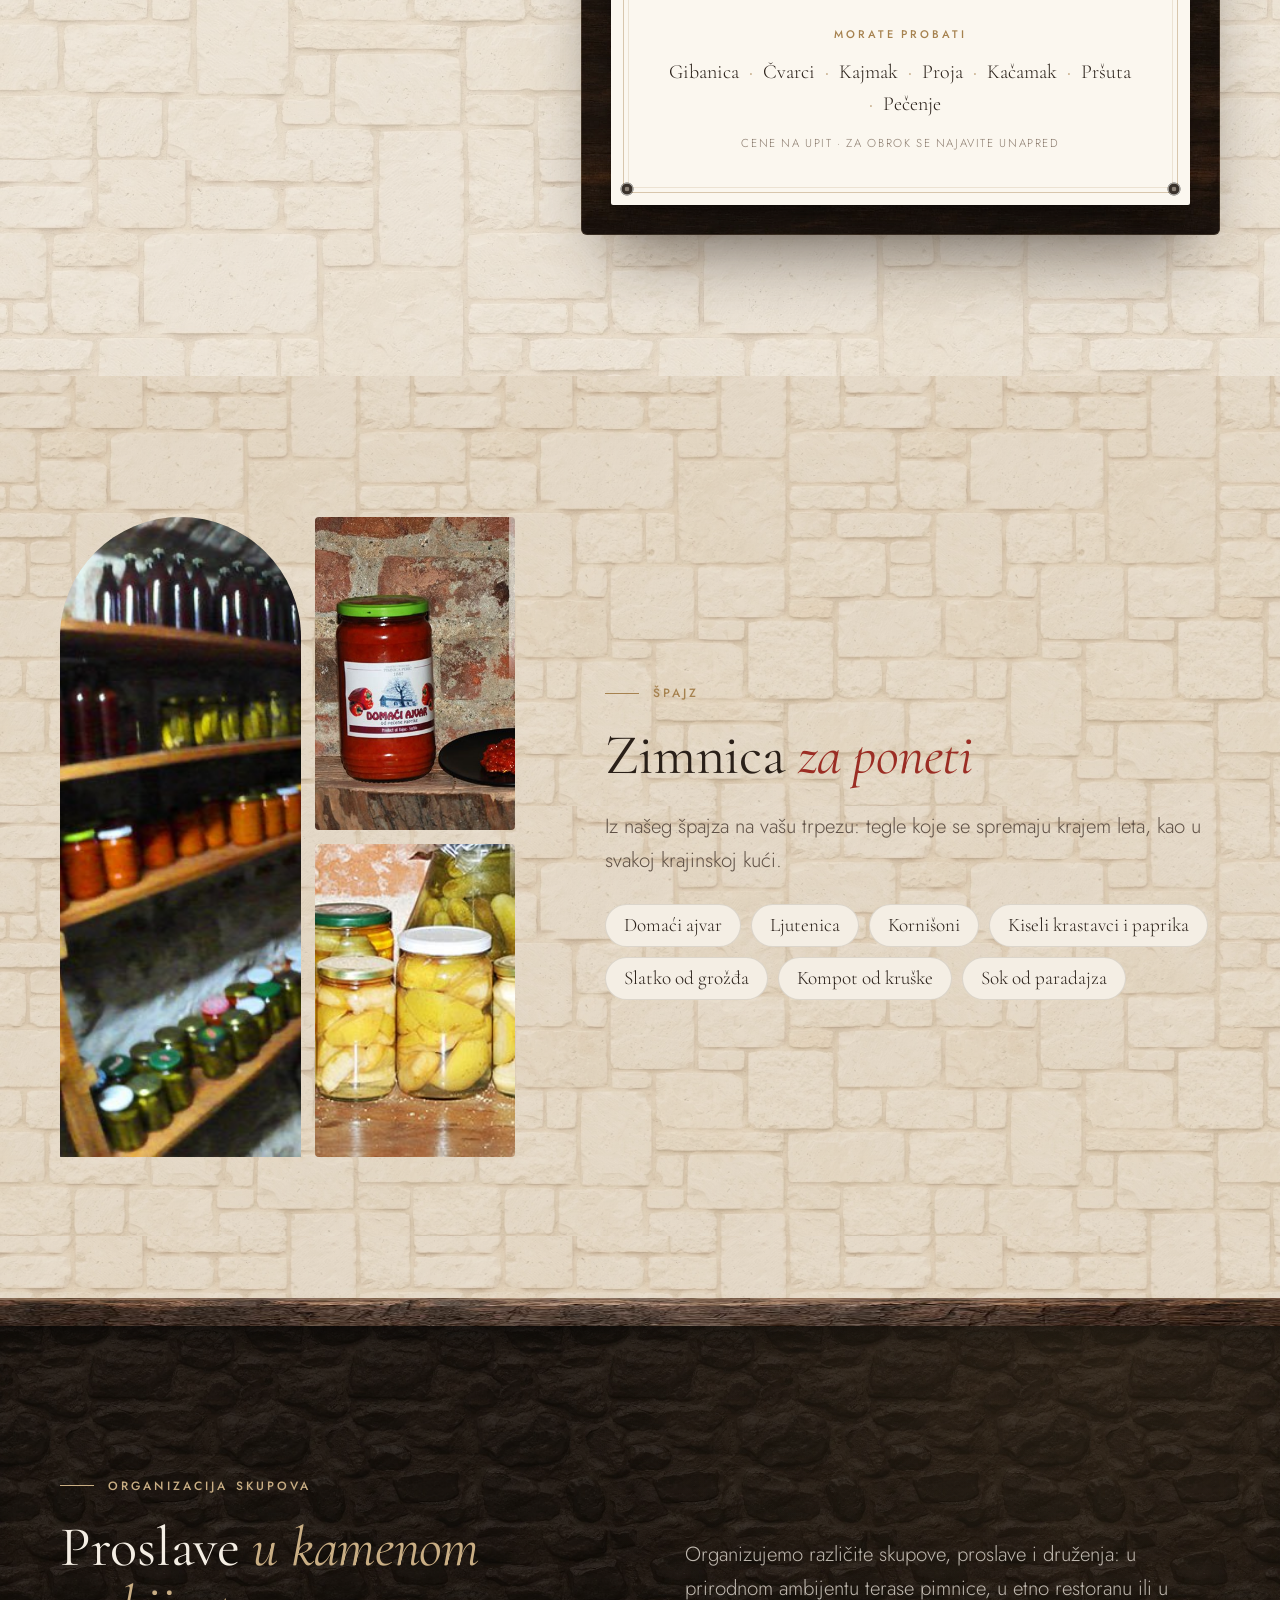
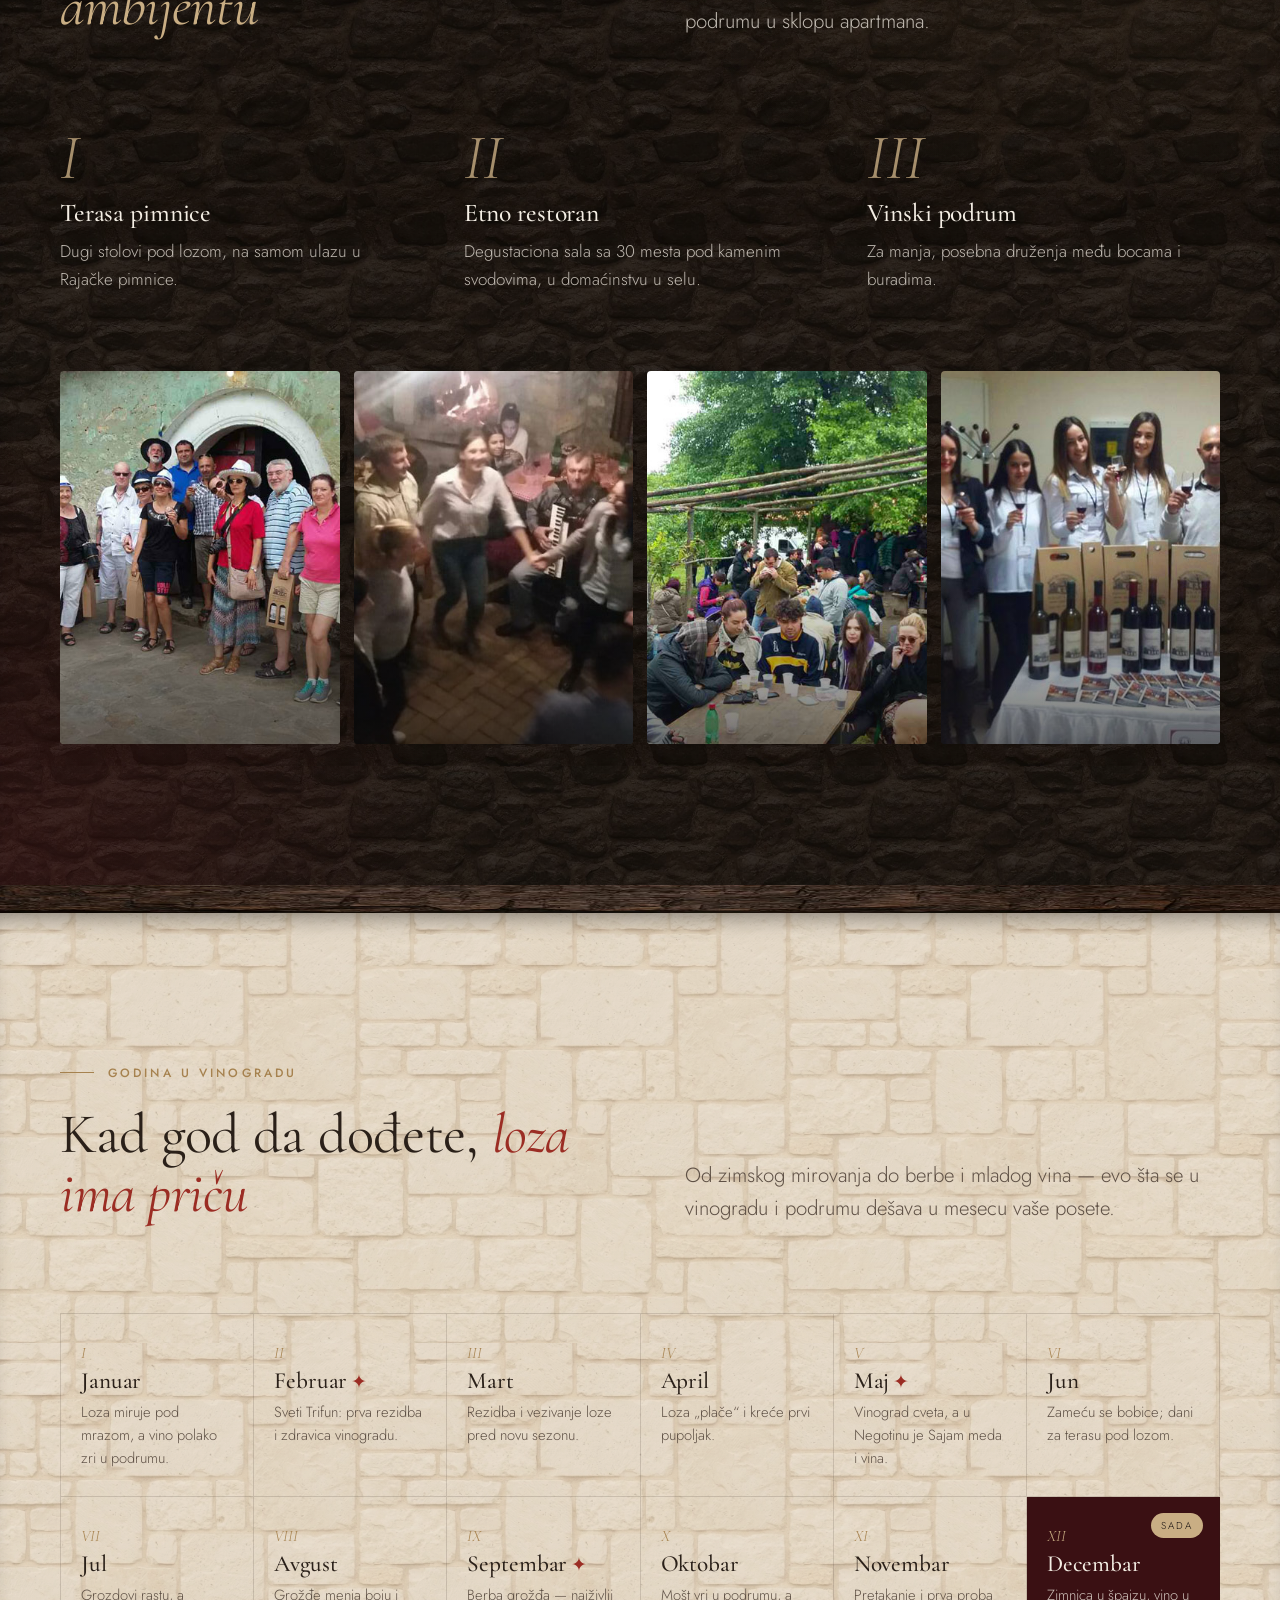
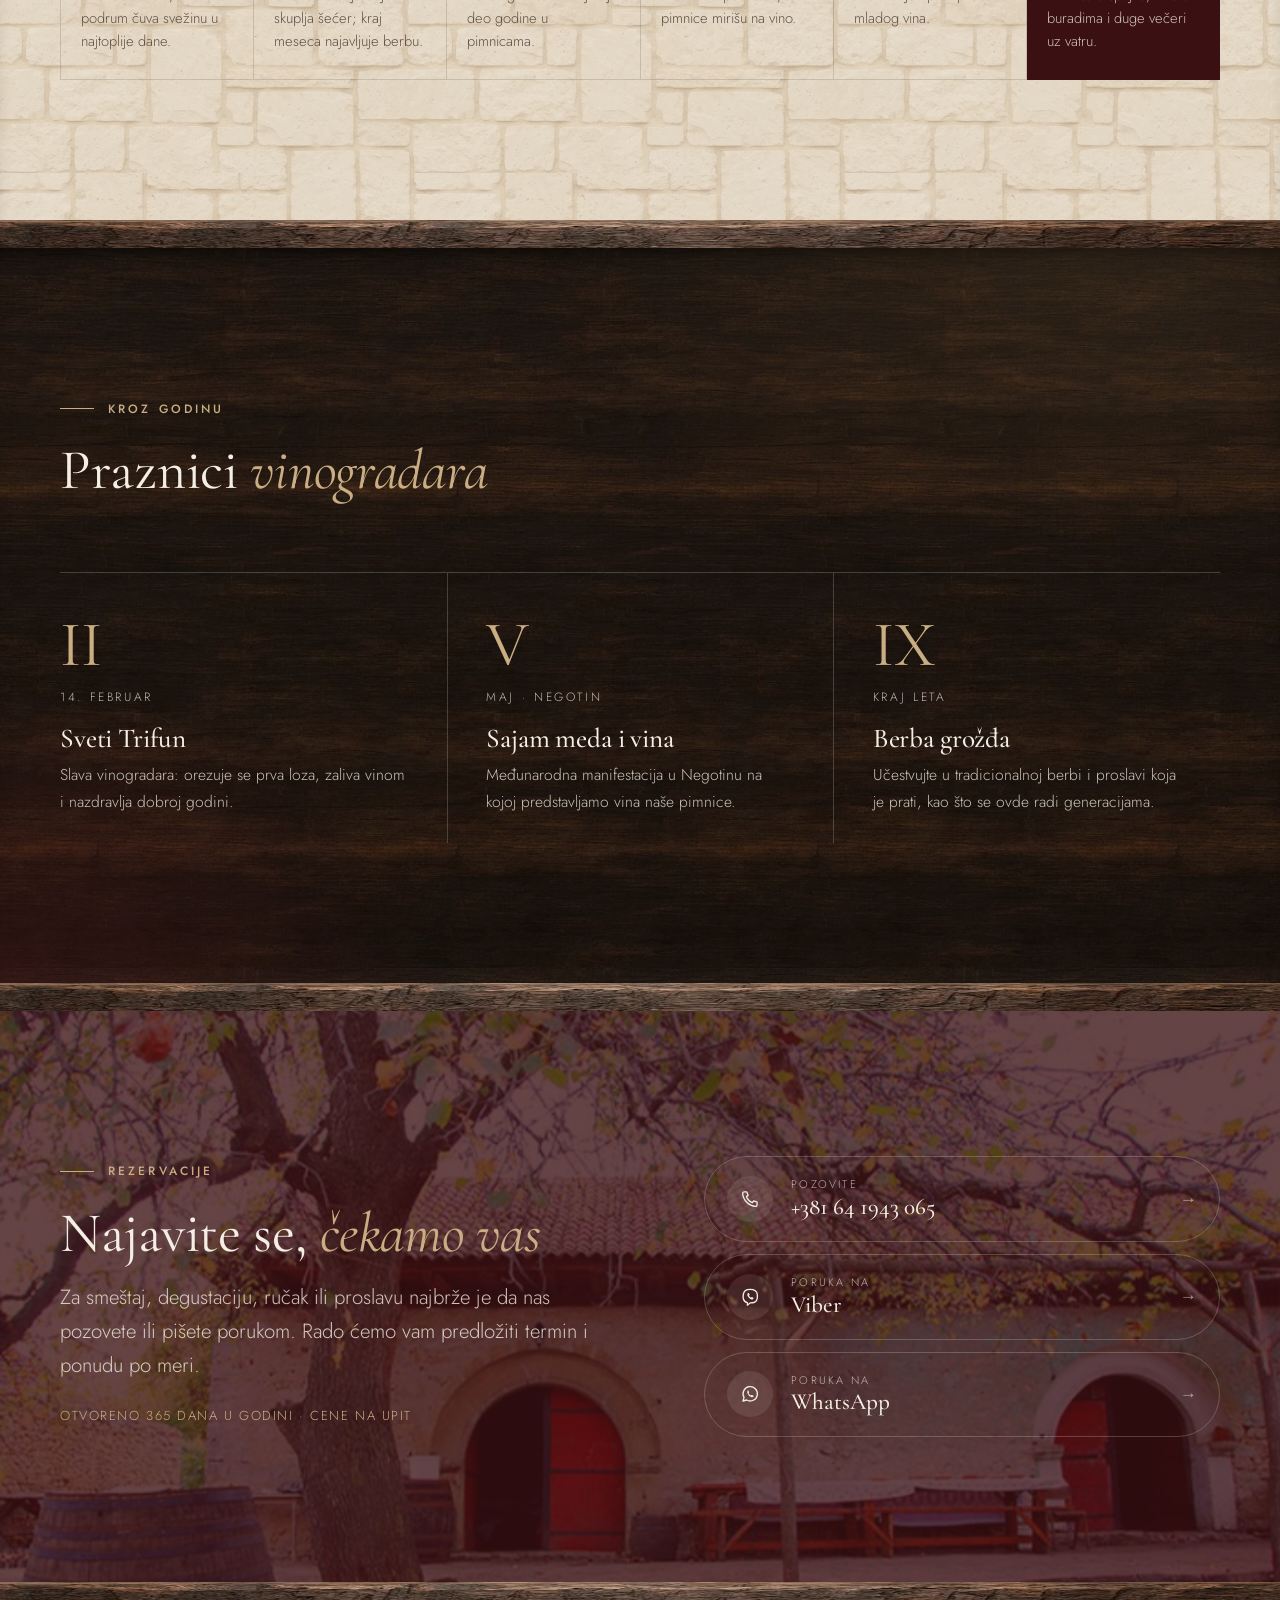
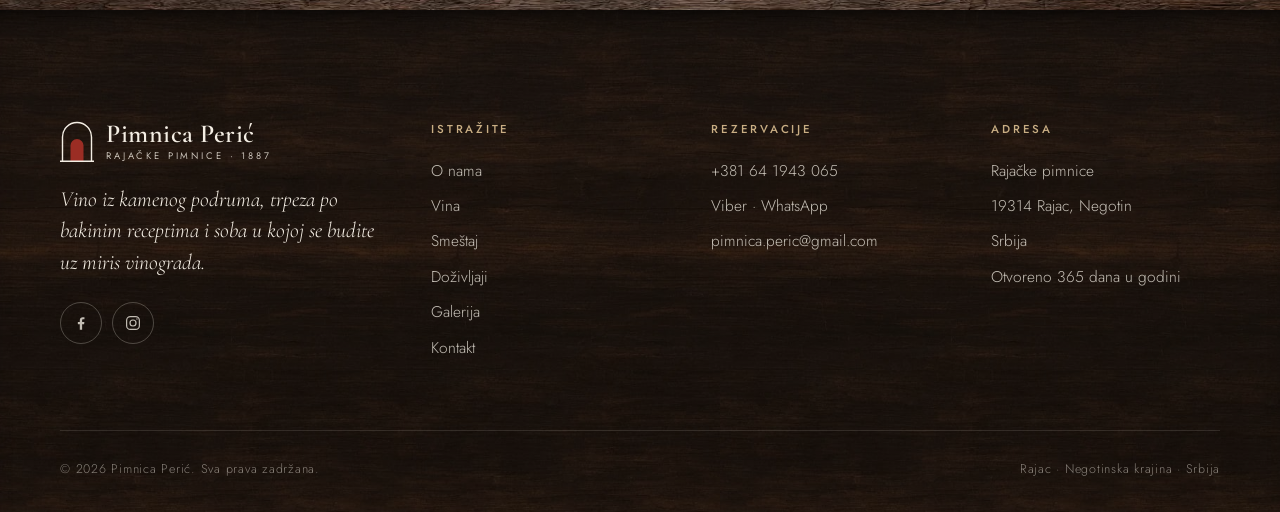
<file: dozivljaji.html>
<!doctype html>
<html lang="sr-Latn">
<head>
<meta charset="utf-8">
<meta name="robots" content="noindex, nofollow">
<meta name="viewport" content="width=device-width, initial-scale=1">
<title data-i="t.exp">Doživljaji — Pimnica Perić | Degustacije, trpeza i proslave</title>
<meta name="description" content="Degustacije vina u Rajačkim pimnicama, tradicionalna jela po bakinim receptima, domaća zimnica, proslave i praznici vinogradara u pimnici Perić.">
<link rel="icon" href="favicon.svg" type="image/svg+xml">
<link rel="preconnect" href="https://fonts.googleapis.com">
<link rel="preconnect" href="https://fonts.gstatic.com" crossorigin>
<link href="https://fonts.googleapis.com/css2?family=Cormorant+Garamond:ital,wght@0,400;0,500;0,600;1,400;1,500&family=Jost:wght@300;400;500&display=swap" rel="stylesheet">
<link rel="stylesheet" href="style.css">
<link rel="preload" as="image" href="vrata-levo.jpg">
<link rel="preload" as="image" href="vrata-desno.jpg">
</head>
<body>
<!-- @header -->
<script>try{if(!sessionStorage.getItem('pp-intro')&&!/[?&]shot\b/.test(location.search)&&!matchMedia('(prefers-reduced-motion: reduce)').matches){document.documentElement.classList.add('intro');sessionStorage.setItem('pp-intro','1')}}catch(e){}</script>
<div class="intro-screen" aria-hidden="true">
  <div class="intro-mark">
    <div class="intro-door"><span class="leaf l"></span><span class="leaf r"></span></div>
    <svg class="intro-arch" viewBox="0 0 190 240"><path pathLength="1" d="M8 240V103a87 87 0 0 1 174 0v137"/><line pathLength="1" x1="-14" y1="240" x2="204" y2="240"/></svg>
  </div>
  <div class="intro-text"><b>Pimnica Perić</b><span>Rajac · 1887</span></div>
</div>
<header class="site-header" id="top">
  <div class="wrap header-inner">
    <a class="logo" href="index.html" aria-label="Pimnica Perić">
      <svg viewBox="0 0 34 42" aria-hidden="true"><path d="M2.5 41V17a14.5 14.5 0 0 1 29 0v24" fill="none" stroke="currentColor" stroke-width="1.4"/><path d="M10.5 41V25.5a6.5 6.5 0 0 1 13 0V41Z" fill="#9B2D24"/><path d="M17 19v22" stroke="#3A1013" stroke-width=".8" opacity=".6"/><path d="M0 41.3h34" stroke="currentColor" stroke-width="1.4"/></svg>
      <span class="logo-text"><span class="logo-name">Pimnica Perić</span><span class="logo-sub" data-i="logo.sub">Rajačke pimnice · 1887</span></span>
    </a>
    <nav class="nav" id="nav" aria-label="Glavna navigacija">
      <a href="o-nama.html" data-i="nav.about">O nama</a>
      <a href="vina.html" data-i="nav.wines">Vina</a>
      <a href="smestaj.html" data-i="nav.stay">Smeštaj</a>
      <a href="dozivljaji.html" aria-current="page" data-i="nav.exp">Doživljaji</a>
      <a href="galerija.html" data-i="nav.gallery">Galerija</a>
      <a href="kontakt.html" data-i="nav.contact">Kontakt</a>
    </nav>
    <div class="header-tools">
      <div class="lang" role="group" aria-label="Jezik / Language / Limba">
        <button type="button" data-lang="sr" aria-pressed="true">SR</button><span>/</span><button type="button" data-lang="en" aria-pressed="false">EN</button><span>/</span><button type="button" data-lang="ro" aria-pressed="false">RO</button>
      </div>
      <a class="header-call" href="tel:+381641943065"><svg aria-hidden="true"><use href="icons.svg#phone"/></svg><span class="txt">064 1943 065</span></a>
    </div>
    <button class="burger" type="button" aria-label="Meni" aria-expanded="false" aria-controls="nav"><span></span></button>
  </div>
</header>
<!-- /@header -->

<main>
  <section class="hero page-hero">
    <div class="ph-arch"><div class="ph-open"><div class="hero-media"><img src="trpeza.jpg" alt="Trpeza sa domaćim jelima na drvenom stolu" data-i-alt="alt.table"></div></div><span class="ph-stone" aria-hidden="true"></span></div>
    <div class="wrap hero-content">
      <span class="eyebrow" data-i="d.eyebrow">Doživljaji</span>
      <h1 data-i="d.title">Dan u pimnici, <em>veče uz vino</em></h1>
      <p class="lead" data-i="d.lead">Degustacije, tradicionalna trpeza, proslave i praznici vinogradara, u kamenom ambijentu Rajačkih pimnica.</p>
    </div>
  </section>

  <!-- četiri doživljaja -->
  <section class="section bg-paper">
    <div class="wrap">
      <div class="section-head center reveal">
        <span class="eyebrow center" data-i="d.x.eyebrow">Šta vas čeka</span>
        <h2 data-i="d.x.title">Četiri razloga <em>da ostanete duže</em></h2>
      </div>
      <div class="exp-grid">
        <article class="exp reveal">
          <div class="img-card"><img src="galerija-08.jpg" alt="Čaša belog vina ispred crvenih vrata pimnice" data-i-alt="alt.glass" loading="lazy"></div>
          <div class="exp-body">
            <span class="room-num">I</span>
            <h3 data-i="d.e1.t">Degustacija u pimnici</h3>
            <p data-i="d.e1.d">Vina iz podruma ukopanog u zemlju, uz priču domaćina o sortama, kraju i porodici. Na velikoj terasi pod lozom ili u svežini podruma kada je leto najtoplije.</p>
            <a class="link-arrow" href="vina.html" data-i="d.e1.l">Naša vina</a>
          </div>
        </article>
        <article class="exp reveal d1">
          <div class="img-card"><img src="galerija-04.jpg" alt="Sto sa domaćim specijalitetima" data-i-alt="alt.table" loading="lazy"></div>
          <div class="exp-body">
            <span class="room-num">II</span>
            <h3 data-i="d.e2.t">Tradicionalna trpeza</h3>
            <p data-i="d.e2.d">Jela po bakinim receptima od domaćih, organskih namirnica: dimljeno meso iz naše pušnice, sirevi, gibanica, proja i kačamak.</p>
            <a class="link-arrow" href="#trpeza" data-i="d.e2.l">Jelovnik</a>
          </div>
        </article>
        <article class="exp reveal">
          <div class="img-card"><img src="skupovi-06.jpg" alt="Društvo za dugim stolom u pimnici" data-i-alt="alt.group" loading="lazy"></div>
          <div class="exp-body">
            <span class="room-num">III</span>
            <h3 data-i="d.e3.t">Proslave i skupovi</h3>
            <p data-i="d.e3.d">Rođendani, venčanja, poslovna druženja i grupe — na terasi pimnice, u etno restoranu ili u podrumu u sklopu apartmana.</p>
            <a class="link-arrow" href="#skupovi" data-i="d.e3.l">Saznajte više</a>
          </div>
        </article>
        <article class="exp reveal d1">
          <div class="img-card"><img src="pimnice-08.jpg" alt="Staro točko ispred kamene pimnice" data-i-alt="alt.pim8" loading="lazy"></div>
          <div class="exp-body">
            <span class="room-num">IV</span>
            <h3 data-i="d.e4.t">Odmor pod lozom</h3>
            <p data-i="d.e4.d">Velika ljuljaška sa predivnim pogledom, ležaljka u hladu vinove loze i šetnja kamenim sokacima među dve stotine pimnica.</p>
            <a class="link-arrow" href="o-nama.html#pimnice" data-i="d.e4.l">O pimnicama</a>
          </div>
        </article>
      </div>
    </div>
  </section>

  <!-- jelovnik -->
  <section class="section" id="trpeza">
    <div class="wrap">
      <div class="split" style="align-items:end; margin-bottom: clamp(44px,5vw,72px)">
        <div class="reveal">
          <span class="eyebrow" data-i="d.m.eyebrow">Jelovnik</span>
          <h2 data-i="d.m.title">Ukusi <em>bez prevoda</em></h2>
        </div>
        <p class="lead reveal d1" data-i="d.m.lead">Spremanje hrane je poseban deo naše tradicije. Za mnoge naše specijalitete ne postoji prava reč u stranim jezicima, a ni ukus sa kojim bi se uporedili — zato je najbolje doći i probati.</p>
      </div>

      <div class="menu-stage">
        <figure class="menu-photo reveal">
          <div class="arch-frame"><div class="arch menu-pics">
            <img class="on" src="jelo-posluzenje.jpg" alt="Perić posluženje" loading="lazy">
            <img src="jelo-meze.jpg" alt="Meze" loading="lazy">
            <img src="jelo-sirevi.jpg" alt="Domaći sirevi" loading="lazy">
            <img src="jelo-tanjiraca.jpg" alt="Tanjirača" data-i-alt="alt.tanj" loading="lazy">
            <img src="jelo-pecurke.jpg" alt="Pečurke na žaru" loading="lazy">
          </div></div>
          <figcaption class="menu-photo-cap"><span class="mp-num">I</span><span class="mp-name">Perić posluženje</span></figcaption>
        </figure>

        <div class="menu-board">
        <div class="menu-card reveal d1">
          <header class="mc-head">
            <svg viewBox="0 0 34 42" aria-hidden="true"><path d="M2.5 41V17a14.5 14.5 0 0 1 29 0v24" fill="none" stroke="currentColor" stroke-width="1.4"/><path d="M10.5 41V25.5a6.5 6.5 0 0 1 13 0V41Z" fill="#9B2D24"/><path d="M0 41.3h34" stroke="currentColor" stroke-width="1.4"/></svg>
            <span class="mc-house">Pimnica Perić</span>
            <span class="mc-title" data-i="d.m.eyebrow">Jelovnik</span>
            <span class="mc-sub" data-i="logo.sub">Rajačke pimnice · 1887</span>
          </header>
          <div class="ornament"><i></i></div>
          <ol class="mc-list">
            <li class="mc-item on" tabindex="0"><div class="mc-line"><span class="mc-n">I</span><h4 data-i="d.m1.t">Perić posluženje</h4><span class="mc-dots"></span><span class="mc-pair" data-i="d.mp1">uz rakiju i vino</span></div><p data-i="d.m1.d">Hladan tanjir sa pečenicom, suvim mesom, dimljenom slaninom i domaćim sirom, čvarci, ajvar, ljutenica, kiseli krastavci i paprika, uz vino i rakiju po želji.</p></li>
            <li class="mc-item" tabindex="0"><div class="mc-line"><span class="mc-n">II</span><h4 data-i="d.m2.t">Meze</h4><span class="mc-dots"></span><span class="mc-pair" data-i="d.mp2">uz Začinjak</span></div><p data-i="d.m2.d">Pečenica, dimljena slanina, suvi vrat, pršuta, kulen i masline.</p></li>
            <li class="mc-item" tabindex="0"><div class="mc-line"><span class="mc-n">III</span><h4 data-i="d.m3.t">Domaći sirevi</h4><span class="mc-dots"></span><span class="mc-pair" data-i="d.mp3">uz Chardonnay</span></div><p data-i="d.m3.d">Kravlji sir, mladi i stari, ovčji i kozji sir i kačkavalj.</p></li>
            <li class="mc-item" tabindex="0"><div class="mc-line"><span class="mc-n">IV</span><h4 data-i="d.m4.t">Tanjirača</h4><span class="mc-dots"></span><span class="mc-pair" data-i="d.mp4">uz Cabernet</span></div><p data-i="d.m4.d">Mešano meso pečeno na tanjiraču — krmenadla, vrat, kobasica i vešalica — sa grilovanim povrćem.</p></li>
            <li class="mc-item" tabindex="0"><div class="mc-line"><span class="mc-n">V</span><h4 data-i="d.m5.t">Pečurke na žaru</h4><span class="mc-dots"></span><span class="mc-pair" data-i="d.mp4">uz Cabernet</span></div><p data-i="d.m5.d">Šampinjoni i sezonske pečurke sa žara.</p></li>
          </ol>
          <footer class="mc-foot">
            <span class="mc-must" data-i="d.must">Morate probati</span>
            <p class="mc-chips"><span>Gibanica</span><span>Čvarci</span><span>Kajmak</span><span>Proja</span><span>Kačamak</span><span>Pršuta</span><span data-i="d.roast">Pečenje</span></p>
            <p class="mc-note" data-i="d.mc.note">Cene na upit · Za obrok se najavite unapred</p>
          </footer>
        </div>
        </div>
      </div>
    </div>
  </section>

  <!-- špajz -->
  <section class="section bg-paper" id="spajz">
    <div class="wrap split wide-right">
      <div class="mosaic reveal">
        <div class="arch"><img src="spajz.jpg" alt="Police špajza sa teglama zimnice" data-i-alt="alt.spajz" loading="lazy"></div>
        <div class="img-card"><img src="ajvar.jpg" alt="Tegla domaćeg ajvara" data-i-alt="alt.ajvar" loading="lazy"></div>
        <div class="img-card"><img src="zimnica.jpg" alt="Tegle zimnice" data-i-alt="alt.zimnica" loading="lazy" style="object-position: 30% center"></div>
      </div>
      <div class="reveal d1">
        <span class="eyebrow" data-i="d.s.eyebrow">Špajz</span>
        <h2 data-i="d.s.title">Zimnica <em>za poneti</em></h2>
        <p class="lead" data-i="d.s.lead">Iz našeg špajza na vašu trpezu: tegle koje se spremaju krajem leta, kao u svakoj krajinskoj kući.</p>
        <div class="chips" style="margin-top: 26px">
          <span class="chip" data-i="d.z1">Domaći ajvar</span>
          <span class="chip" data-i="d.z2">Ljutenica</span>
          <span class="chip" data-i="d.z3">Kornišoni</span>
          <span class="chip" data-i="d.z4">Kiseli krastavci i paprika</span>
          <span class="chip" data-i="d.z5">Slatko od grožđa</span>
          <span class="chip" data-i="d.z6">Kompot od kruške</span>
          <span class="chip" data-i="d.z7">Sok od paradajza</span>
        </div>
      </div>
    </div>
  </section>

  <!-- skupovi -->
  <section class="section bg-night on-dark" id="skupovi">
    <div class="wrap">
      <div class="split" style="align-items:end; margin-bottom: clamp(44px,5vw,70px)">
        <div class="reveal">
          <span class="eyebrow" data-i="d.k.eyebrow">Organizacija skupova</span>
          <h2 data-i="d.k.title">Proslave <em>u kamenom ambijentu</em></h2>
        </div>
        <p class="lead reveal d1" data-i="d.k.lead">Organizujemo različite skupove, proslave i druženja: u prirodnom ambijentu terase pimnice, u etno restoranu ili u podrumu u sklopu apartmana.</p>
      </div>
      <div class="reasons">
        <div class="reason reveal"><div class="n">I</div><h4 data-i="d.k1.t">Terasa pimnice</h4><p data-i="d.k1.d">Dugi stolovi pod lozom, na samom ulazu u Rajačke pimnice.</p></div>
        <div class="reason reveal d1"><div class="n">II</div><h4 data-i="d.k2.t">Etno restoran</h4><p data-i="d.k2.d">Degustaciona sala sa 30 mesta pod kamenim svodovima, u domaćinstvu u selu.</p></div>
        <div class="reason reveal d2"><div class="n">III</div><h4 data-i="d.k3.t">Vinski podrum</h4><p data-i="d.k3.d">Za manja, posebna druženja među bocama i buradima.</p></div>
      </div>
      <div class="dish-grid strip4 reveal" style="margin-top: clamp(50px,6vw,80px)">
        <div class="dish"><div class="img-card"><img src="skupovi-03.jpg" alt="Grupa gostiju ispred pimnice" data-i-alt="alt.group" loading="lazy"></div></div>
        <div class="dish"><div class="img-card"><img src="skupovi-04.jpg" alt="Veselje uz muziku" data-i-alt="alt.music" loading="lazy"></div></div>
        <div class="dish"><div class="img-card"><img src="skupovi-05.jpg" alt="Druženje u dvorištu pimnice" data-i-alt="alt.group" loading="lazy"></div></div>
        <div class="dish"><div class="img-card"><img src="galerija-11.jpg" alt="Prezentacija vina pimnice Perić" data-i-alt="alt.promo" loading="lazy"></div></div>
      </div>
    </div>
  </section>

  <!-- godina u vinogradu -->
  <section class="section bg-paper" id="godina">
    <div class="wrap">
      <div class="split" style="align-items:end; margin-bottom: clamp(40px,5vw,64px)">
        <div class="reveal">
          <span class="eyebrow" data-i="y.eyebrow">Godina u vinogradu</span>
          <h2 data-i="y.title">Kad god da dođete, <em>loza ima priču</em></h2>
        </div>
        <p class="lead reveal d1" data-i="y.lead">Od zimskog mirovanja do berbe i mladog vina — evo šta se u vinogradu i podrumu dešava u mesecu vaše posete.</p>
      </div>
      <ol class="year reveal" style="list-style:none; margin:0; padding:0">
        <li class="month" data-m="1"><span class="m-num">I</span><i class="now-tag" data-i="y.now">Sada</i><h4 data-i="y.m1">Januar</h4><p data-i="y.t1">Loza miruje pod mrazom, a vino polako zri u podrumu.</p></li>
        <li class="month fest" data-m="2"><span class="m-num">II</span><i class="now-tag" data-i="y.now">Sada</i><h4 data-i="y.m2">Februar</h4><p data-i="y.t2">Sveti Trifun: prva rezidba i zdravica vinogradu.</p></li>
        <li class="month" data-m="3"><span class="m-num">III</span><i class="now-tag" data-i="y.now">Sada</i><h4 data-i="y.m3">Mart</h4><p data-i="y.t3">Rezidba i vezivanje loze pred novu sezonu.</p></li>
        <li class="month" data-m="4"><span class="m-num">IV</span><i class="now-tag" data-i="y.now">Sada</i><h4 data-i="y.m4">April</h4><p data-i="y.t4">Loza „plače“ i kreće prvi pupoljak.</p></li>
        <li class="month fest" data-m="5"><span class="m-num">V</span><i class="now-tag" data-i="y.now">Sada</i><h4 data-i="y.m5">Maj</h4><p data-i="y.t5">Vinograd cveta, a u Negotinu je Sajam meda i vina.</p></li>
        <li class="month" data-m="6"><span class="m-num">VI</span><i class="now-tag" data-i="y.now">Sada</i><h4 data-i="y.m6">Jun</h4><p data-i="y.t6">Zameću se bobice; dani za terasu pod lozom.</p></li>
        <li class="month" data-m="7"><span class="m-num">VII</span><i class="now-tag" data-i="y.now">Sada</i><h4 data-i="y.m7">Jul</h4><p data-i="y.t7">Grozdovi rastu, a podrum čuva svežinu u najtoplije dane.</p></li>
        <li class="month" data-m="8"><span class="m-num">VIII</span><i class="now-tag" data-i="y.now">Sada</i><h4 data-i="y.m8">Avgust</h4><p data-i="y.t8">Grožđe menja boju i skuplja šećer; kraj meseca najavljuje berbu.</p></li>
        <li class="month fest" data-m="9"><span class="m-num">IX</span><i class="now-tag" data-i="y.now">Sada</i><h4 data-i="y.m9">Septembar</h4><p data-i="y.t9">Berba grožđa — najživlji deo godine u pimnicama.</p></li>
        <li class="month" data-m="10"><span class="m-num">X</span><i class="now-tag" data-i="y.now">Sada</i><h4 data-i="y.m10">Oktobar</h4><p data-i="y.t10">Mošt vri u podrumu, a pimnice mirišu na vino.</p></li>
        <li class="month" data-m="11"><span class="m-num">XI</span><i class="now-tag" data-i="y.now">Sada</i><h4 data-i="y.m11">Novembar</h4><p data-i="y.t11">Pretakanje i prva proba mladog vina.</p></li>
        <li class="month" data-m="12"><span class="m-num">XII</span><i class="now-tag" data-i="y.now">Sada</i><h4 data-i="y.m12">Decembar</h4><p data-i="y.t12">Zimnica u špajzu, vino u buradima i duge večeri uz vatru.</p></li>
      </ol>
    </div>
  </section>

  <!-- kalendar -->
  <section class="section bg-night on-dark">
    <div class="wrap">
      <div class="section-head reveal">
        <span class="eyebrow" data-i="c.eyebrow">Kroz godinu</span>
        <h2 data-i="c.title">Praznici <em>vinogradara</em></h2>
      </div>
      <div class="calendar reveal d1">
        <div class="cal-item"><div class="cal-date">II</div><span class="cal-month" data-i="c.m1">14. februar</span><h4 data-i="c.t1">Sveti Trifun</h4><p data-i="c.d1">Slava vinogradara: orezuje se prva loza, zaliva vinom i nazdravlja dobroj godini.</p></div>
        <div class="cal-item"><div class="cal-date">V</div><span class="cal-month" data-i="c.m2">Maj · Negotin</span><h4 data-i="c.t2">Sajam meda i vina</h4><p data-i="c.d2">Međunarodna manifestacija u Negotinu na kojoj predstavljamo vina naše pimnice.</p></div>
        <div class="cal-item"><div class="cal-date">IX</div><span class="cal-month" data-i="c.m3">Kraj leta</span><h4 data-i="c.t3">Berba grožđa</h4><p data-i="c.d3">Učestvujte u tradicionalnoj berbi i proslavi koja je prati, kao što se ovde radi generacijama.</p></div>
      </div>
    </div>
  </section>

  <section class="section cta on-dark" id="rezervacija">
    <div class="cta-bg"><img src="galerija-03.jpg" alt="" loading="lazy" data-parallax=".15"></div>
    <div class="wrap cta-inner">
      <div class="reveal">
        <span class="eyebrow" data-i="r.eyebrow">Rezervacije</span>
        <h2 data-i="r.title">Najavite se, <em>čekamo vas</em></h2>
        <p class="lead" data-i="r.lead">Za smeštaj, degustaciju, ručak ili proslavu najbrže je da nas pozovete ili pišete porukom. Rado ćemo vam predložiti termin i ponudu po meri.</p>
        <p class="note" data-i="r.note">Otvoreno 365 dana u godini · Cene na upit</p>
      </div>
      <div class="contact-cards reveal d1">
        <a class="ccard" href="tel:+381641943065"><span class="ic"><svg aria-hidden="true"><use href="icons.svg#phone"/></svg></span><span><small data-i="r.c1">Pozovite</small><b>+381 64 1943 065</b></span><span class="arr">→</span></a>
        <a class="ccard" href="viber://chat?number=%2B381641943065"><span class="ic"><svg aria-hidden="true"><use href="icons.svg#viber"/></svg></span><span><small data-i="r.c2">Poruka na</small><b>Viber</b></span><span class="arr">→</span></a>
        <a class="ccard" href="https://wa.me/381641943065" target="_blank" rel="noopener"><span class="ic"><svg aria-hidden="true"><use href="icons.svg#whatsapp"/></svg></span><span><small data-i="r.c2">Poruka na</small><b>WhatsApp</b></span><span class="arr">→</span></a>
      </div>
    </div>
  </section>
</main>

<!-- @footer -->
<footer class="site-footer">
  <div class="wrap">
    <div class="footer-top">
      <div>
        <a class="logo" href="index.html" aria-label="Pimnica Perić">
          <svg viewBox="0 0 34 42" aria-hidden="true"><path d="M2.5 41V17a14.5 14.5 0 0 1 29 0v24" fill="none" stroke="currentColor" stroke-width="1.4"/><path d="M10.5 41V25.5a6.5 6.5 0 0 1 13 0V41Z" fill="#9B2D24"/><path d="M0 41.3h34" stroke="currentColor" stroke-width="1.4"/></svg>
          <span class="logo-text"><span class="logo-name">Pimnica Perić</span><span class="logo-sub" data-i="logo.sub">Rajačke pimnice · 1887</span></span>
        </a>
        <p class="footer-claim" data-i="f.claim">Vino iz kamenog podruma, trpeza po bakinim receptima i soba u kojoj se budite uz miris vinograda.</p>
        <div class="socials">
          <a href="https://www.facebook.com/Rajačko-vinogorje-Pimnica-Perić-1439563833025537" target="_blank" rel="noopener" aria-label="Facebook"><svg aria-hidden="true"><use href="icons.svg#facebook"/></svg></a>
          <a href="https://www.instagram.com/pimnica_peric_zeljko/" target="_blank" rel="noopener" aria-label="Instagram"><svg aria-hidden="true"><use href="icons.svg#instagram"/></svg></a>
        </div>
      </div>
      <div>
        <h5 data-i="f.explore">Istražite</h5>
        <ul>
          <li><a href="o-nama.html" data-i="nav.about">O nama</a></li>
          <li><a href="vina.html" data-i="nav.wines">Vina</a></li>
          <li><a href="smestaj.html" data-i="nav.stay">Smeštaj</a></li>
          <li><a href="dozivljaji.html" data-i="nav.exp">Doživljaji</a></li>
          <li><a href="galerija.html" data-i="nav.gallery">Galerija</a></li>
          <li><a href="kontakt.html" data-i="nav.contact">Kontakt</a></li>
        </ul>
      </div>
      <div>
        <h5 data-i="f.book">Rezervacije</h5>
        <ul>
          <li><a href="tel:+381641943065">+381 64 1943 065</a></li>
          <li><a href="viber://chat?number=%2B381641943065">Viber</a> · <a href="https://wa.me/381641943065" target="_blank" rel="noopener">WhatsApp</a></li>
          <li><a href="mailto:pimnica.peric@gmail.com">pimnica.peric@gmail.com</a></li>
        </ul>
      </div>
      <div>
        <h5 data-i="f.address">Adresa</h5>
        <ul>
          <li data-i="f.addr1">Rajačke pimnice</li>
          <li>19314 Rajac, Negotin</li>
          <li data-i="f.country">Srbija</li>
          <li data-i="f.open">Otvoreno 365 dana u godini</li>
        </ul>
      </div>
    </div>
    <div class="footer-bottom">
      <span>© <span data-year>2026</span> Pimnica Perić. <span data-i="f.rights">Sva prava zadržana.</span></span>
      <span data-i="f.tag">Rajac · Negotinska krajina · Srbija</span>
    </div>
  </div>
</footer>

<div class="mobile-bar" aria-label="Brzi kontakt">
  <a href="tel:+381641943065"><svg aria-hidden="true"><use href="icons.svg#phone"/></svg><span data-i="m.call">Pozovi</span></a>
  <a href="viber://chat?number=%2B381641943065"><svg aria-hidden="true"><use href="icons.svg#viber"/></svg>Viber</a>
  <a href="https://wa.me/381641943065" target="_blank" rel="noopener"><svg aria-hidden="true"><use href="icons.svg#whatsapp"/></svg>WhatsApp</a>
</div>
<!-- /@footer -->
<script src="i18n.js"></script>
<script src="app.js"></script>
</body>
</html>
</file>
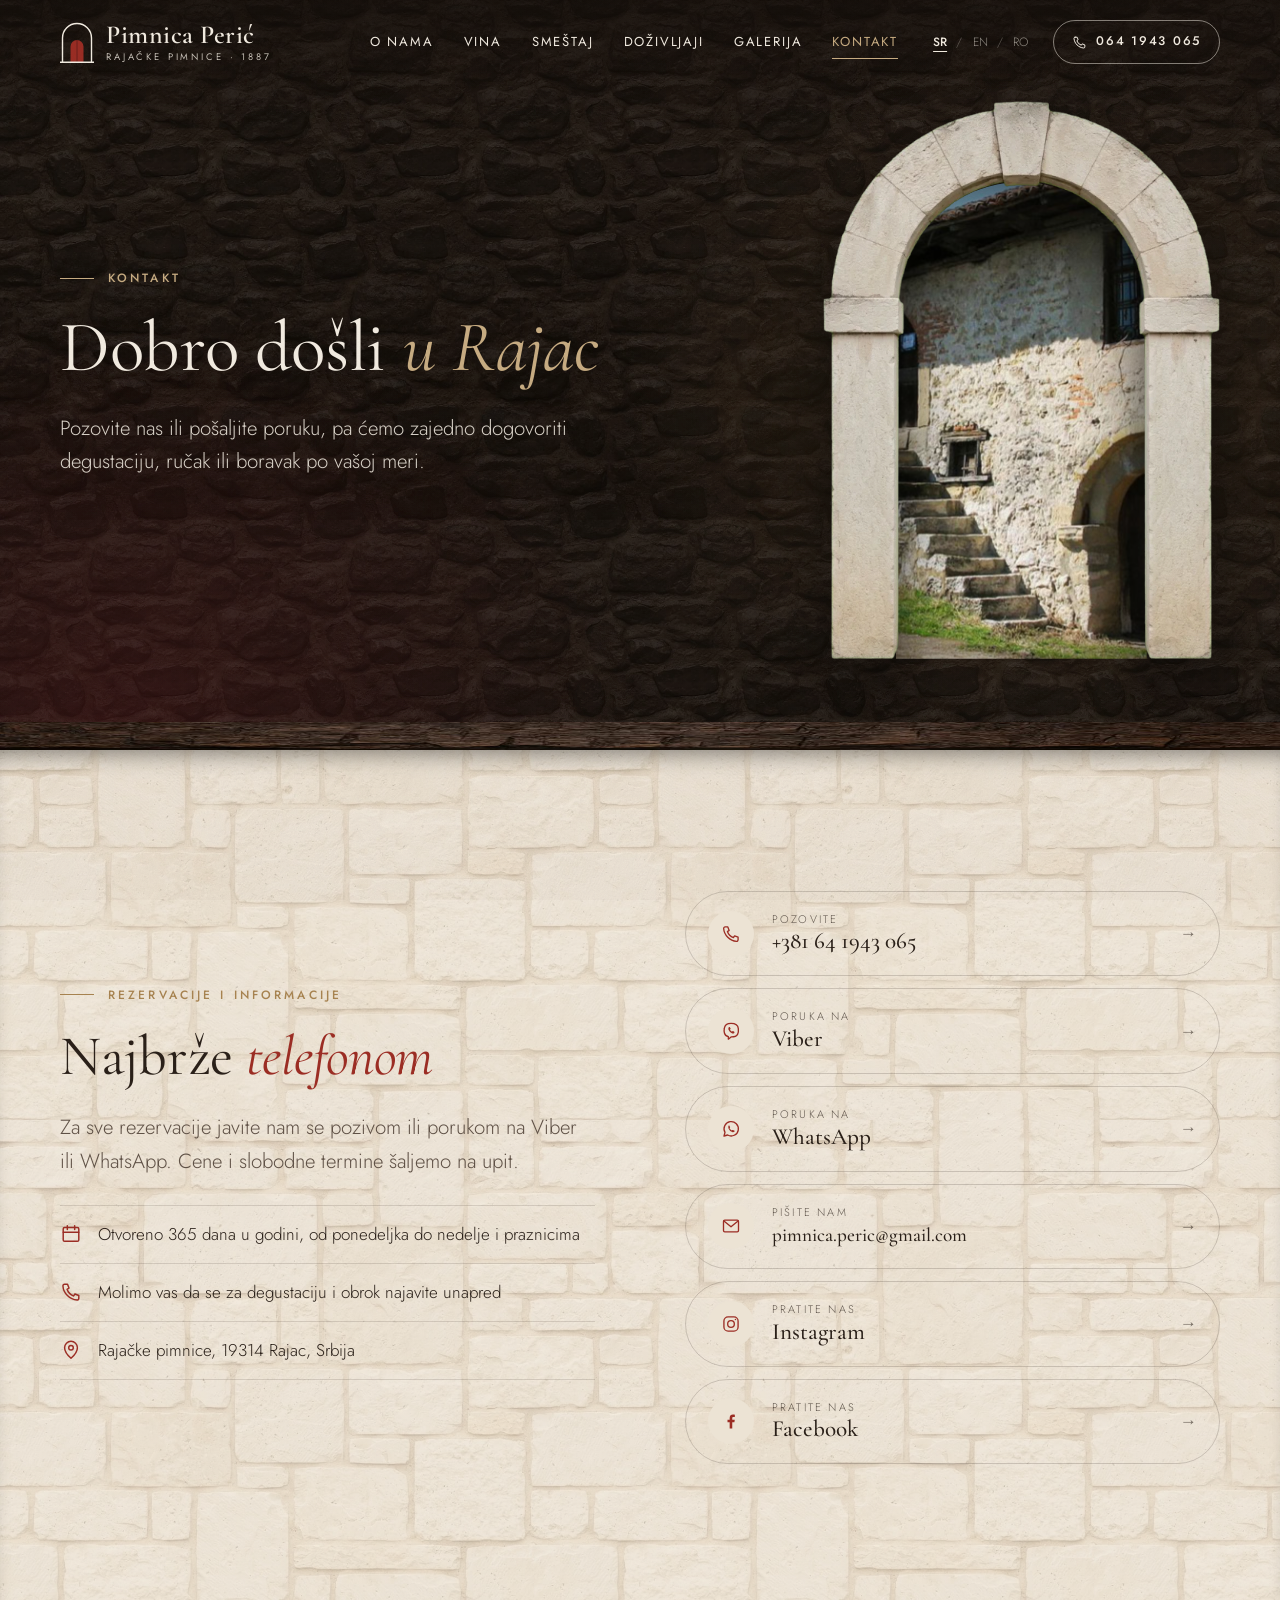
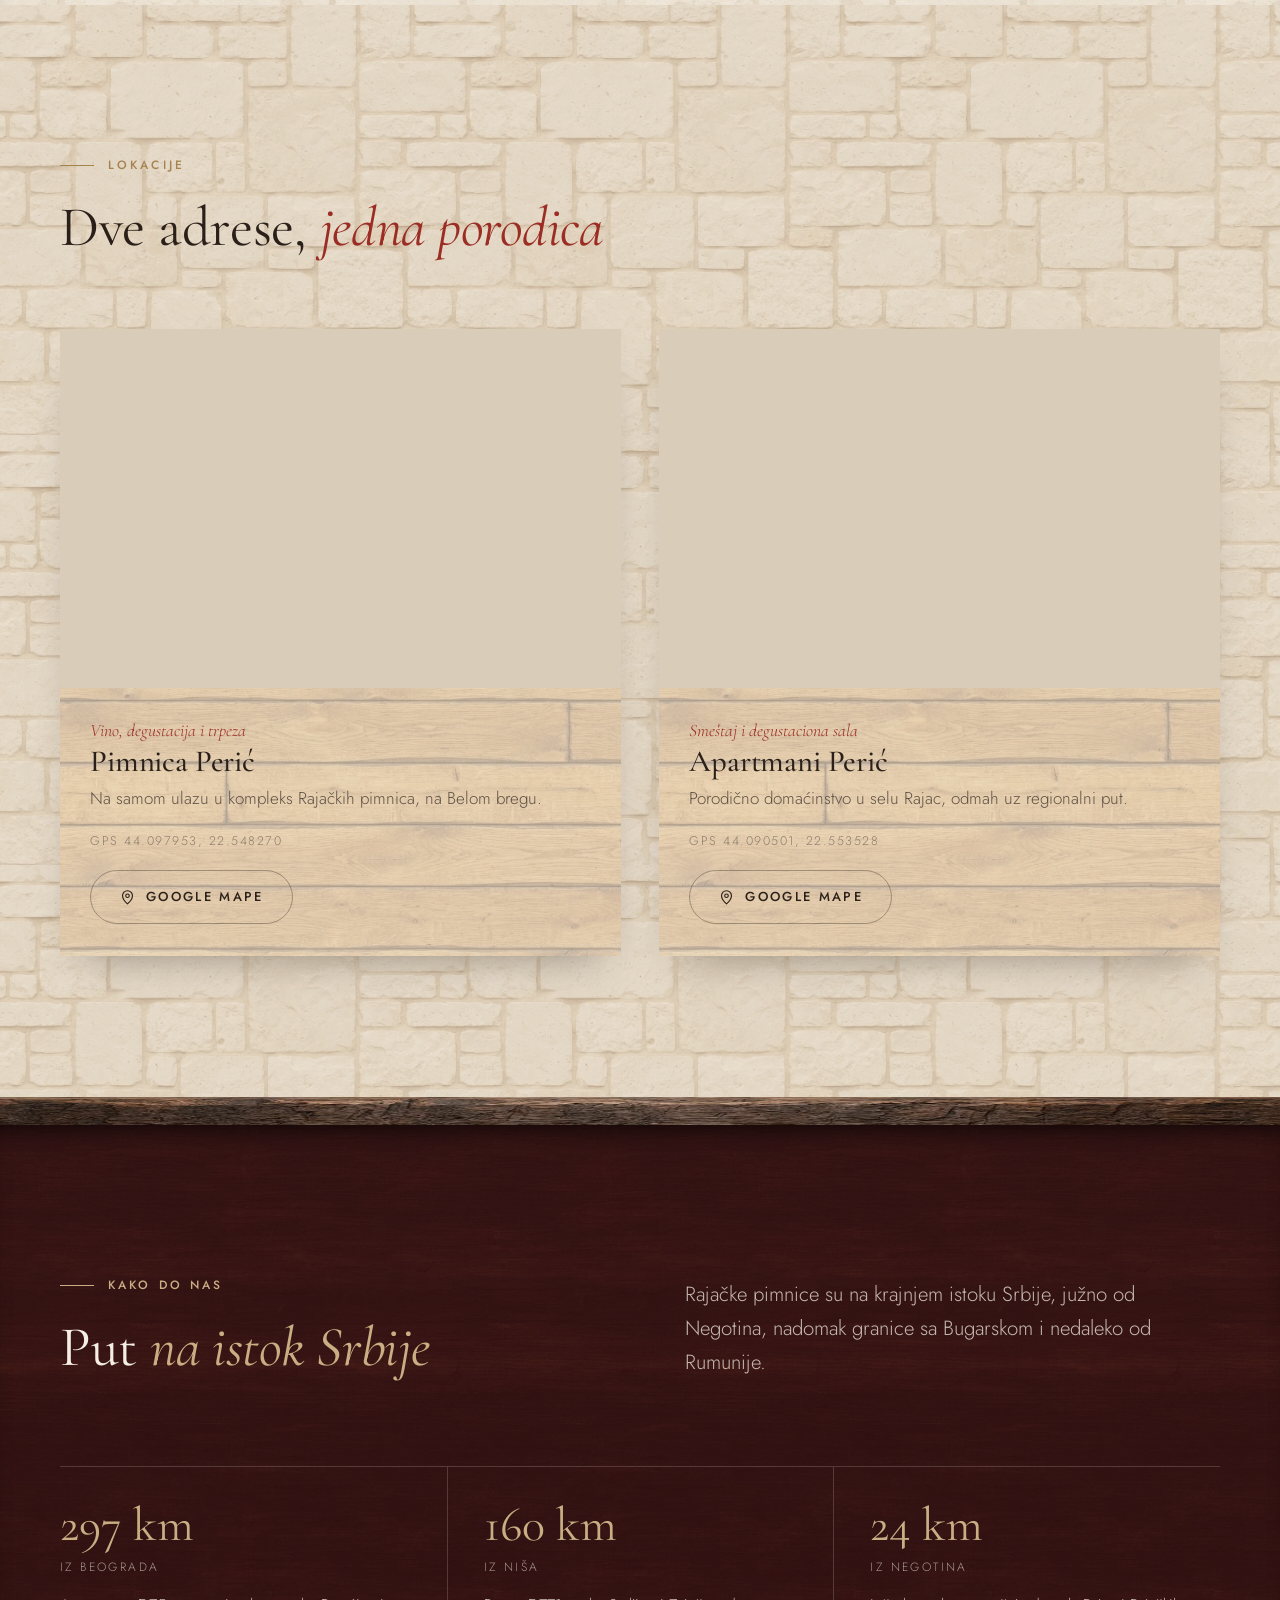
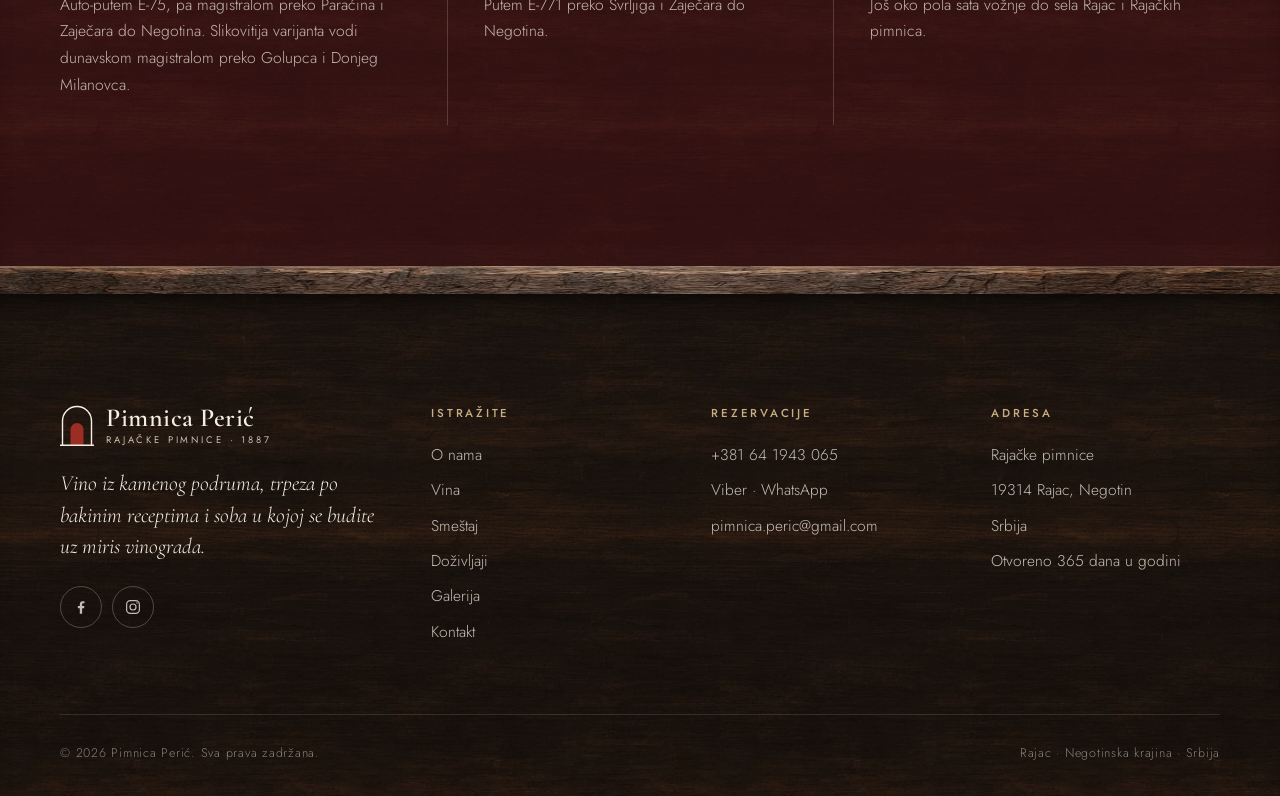
<file: kontakt.html>
<!doctype html>
<html lang="sr-Latn">
<head>
<meta charset="utf-8">
<meta name="robots" content="noindex, nofollow">
<meta name="viewport" content="width=device-width, initial-scale=1">
<title data-i="t.contact">Kontakt — Pimnica Perić | Rajac, Negotin</title>
<meta name="description" content="Kontakt i rezervacije: +381 64 1943 065 (telefon, Viber, WhatsApp). Pimnica Perić, Rajačke pimnice, 19314 Rajac. Lokacije pimnice i smeštaja i kako do nas.">
<link rel="icon" href="favicon.svg" type="image/svg+xml">
<link rel="preconnect" href="https://fonts.googleapis.com">
<link rel="preconnect" href="https://fonts.gstatic.com" crossorigin>
<link href="https://fonts.googleapis.com/css2?family=Cormorant+Garamond:ital,wght@0,400;0,500;0,600;1,400;1,500&family=Jost:wght@300;400;500&display=swap" rel="stylesheet">
<link rel="stylesheet" href="style.css">
<link rel="preload" as="image" href="vrata-levo.jpg">
<link rel="preload" as="image" href="vrata-desno.jpg">
</head>
<body>
<!-- @header -->
<script>try{if(!sessionStorage.getItem('pp-intro')&&!/[?&]shot\b/.test(location.search)&&!matchMedia('(prefers-reduced-motion: reduce)').matches){document.documentElement.classList.add('intro');sessionStorage.setItem('pp-intro','1')}}catch(e){}</script>
<div class="intro-screen" aria-hidden="true">
  <div class="intro-mark">
    <div class="intro-door"><span class="leaf l"></span><span class="leaf r"></span></div>
    <svg class="intro-arch" viewBox="0 0 190 240"><path pathLength="1" d="M8 240V103a87 87 0 0 1 174 0v137"/><line pathLength="1" x1="-14" y1="240" x2="204" y2="240"/></svg>
  </div>
  <div class="intro-text"><b>Pimnica Perić</b><span>Rajac · 1887</span></div>
</div>
<header class="site-header" id="top">
  <div class="wrap header-inner">
    <a class="logo" href="index.html" aria-label="Pimnica Perić">
      <svg viewBox="0 0 34 42" aria-hidden="true"><path d="M2.5 41V17a14.5 14.5 0 0 1 29 0v24" fill="none" stroke="currentColor" stroke-width="1.4"/><path d="M10.5 41V25.5a6.5 6.5 0 0 1 13 0V41Z" fill="#9B2D24"/><path d="M17 19v22" stroke="#3A1013" stroke-width=".8" opacity=".6"/><path d="M0 41.3h34" stroke="currentColor" stroke-width="1.4"/></svg>
      <span class="logo-text"><span class="logo-name">Pimnica Perić</span><span class="logo-sub" data-i="logo.sub">Rajačke pimnice · 1887</span></span>
    </a>
    <nav class="nav" id="nav" aria-label="Glavna navigacija">
      <a href="o-nama.html" data-i="nav.about">O nama</a>
      <a href="vina.html" data-i="nav.wines">Vina</a>
      <a href="smestaj.html" data-i="nav.stay">Smeštaj</a>
      <a href="dozivljaji.html" data-i="nav.exp">Doživljaji</a>
      <a href="galerija.html" data-i="nav.gallery">Galerija</a>
      <a href="kontakt.html" aria-current="page" data-i="nav.contact">Kontakt</a>
    </nav>
    <div class="header-tools">
      <div class="lang" role="group" aria-label="Jezik / Language / Limba">
        <button type="button" data-lang="sr" aria-pressed="true">SR</button><span>/</span><button type="button" data-lang="en" aria-pressed="false">EN</button><span>/</span><button type="button" data-lang="ro" aria-pressed="false">RO</button>
      </div>
      <a class="header-call" href="tel:+381641943065"><svg aria-hidden="true"><use href="icons.svg#phone"/></svg><span class="txt">064 1943 065</span></a>
    </div>
    <button class="burger" type="button" aria-label="Meni" aria-expanded="false" aria-controls="nav"><span></span></button>
  </div>
</header>
<!-- /@header -->

<main>
  <section class="hero page-hero">
    <div class="ph-arch"><div class="ph-open"><div class="hero-media"><img src="pimnice-05.jpg" alt="Kamena pimnica sa stepeništem" data-i-alt="alt.pimnice"></div></div><span class="ph-stone" aria-hidden="true"></span></div>
    <div class="wrap hero-content">
      <span class="eyebrow" data-i="k.eyebrow">Kontakt</span>
      <h1 data-i="k.title">Dobro došli <em>u Rajac</em></h1>
      <p class="lead" data-i="k.lead">Pozovite nas ili pošaljite poruku, pa ćemo zajedno dogovoriti degustaciju, ručak ili boravak po vašoj meri.</p>
    </div>
  </section>

  <section class="section">
    <div class="wrap split">
      <div class="reveal">
        <span class="eyebrow" data-i="k.c.eyebrow">Rezervacije i informacije</span>
        <h2 data-i="k.c.title">Najbrže <em>telefonom</em></h2>
        <p class="lead" data-i="k.c.lead">Za sve rezervacije javite nam se pozivom ili porukom na Viber ili WhatsApp. Cene i slobodne termine šaljemo na upit.</p>
        <ul class="checklist">
          <li><svg aria-hidden="true"><use href="icons.svg#calendar"/></svg><span data-i="k.c.hours">Otvoreno 365 dana u godini, od ponedeljka do nedelje i praznicima</span></li>
          <li><svg aria-hidden="true"><use href="icons.svg#phone"/></svg><span data-i="k.c.note">Molimo vas da se za degustaciju i obrok najavite unapred</span></li>
          <li><svg aria-hidden="true"><use href="icons.svg#pin"/></svg><span>Rajačke pimnice, 19314 Rajac, <span data-i="f.country">Srbija</span></span></li>
        </ul>
      </div>
      <div class="contact-cards light reveal d1">
        <a class="ccard" href="tel:+381641943065"><span class="ic"><svg aria-hidden="true"><use href="icons.svg#phone"/></svg></span><span><small data-i="r.c1">Pozovite</small><b>+381 64 1943 065</b></span><span class="arr">→</span></a>
        <a class="ccard" href="viber://chat?number=%2B381641943065"><span class="ic"><svg aria-hidden="true"><use href="icons.svg#viber"/></svg></span><span><small data-i="r.c2">Poruka na</small><b>Viber</b></span><span class="arr">→</span></a>
        <a class="ccard" href="https://wa.me/381641943065" target="_blank" rel="noopener"><span class="ic"><svg aria-hidden="true"><use href="icons.svg#whatsapp"/></svg></span><span><small data-i="r.c2">Poruka na</small><b>WhatsApp</b></span><span class="arr">→</span></a>
        <a class="ccard" href="mailto:pimnica.peric@gmail.com"><span class="ic"><svg aria-hidden="true"><use href="icons.svg#mail"/></svg></span><span><small data-i="r.c4">Pišite nam</small><b class="email">pimnica.peric@gmail.com</b></span><span class="arr">→</span></a>
        <a class="ccard" href="https://www.instagram.com/pimnica_peric_zeljko/" target="_blank" rel="noopener"><span class="ic"><svg aria-hidden="true"><use href="icons.svg#instagram"/></svg></span><span><small data-i="k.follow">Pratite nas</small><b>Instagram</b></span><span class="arr">→</span></a>
        <a class="ccard" href="https://www.facebook.com/Rajačko-vinogorje-Pimnica-Perić-1439563833025537" target="_blank" rel="noopener"><span class="ic"><svg aria-hidden="true"><use href="icons.svg#facebook"/></svg></span><span><small data-i="k.follow">Pratite nas</small><b>Facebook</b></span><span class="arr">→</span></a>
      </div>
    </div>
  </section>

  <section class="section bg-paper" id="lokacije">
    <div class="wrap">
      <div class="section-head reveal">
        <span class="eyebrow" data-i="k.l.eyebrow">Lokacije</span>
        <h2 data-i="k.l.title">Dve adrese, <em>jedna porodica</em></h2>
      </div>
      <div class="locations">
        <article class="loc reveal">
          <div class="loc-map"><iframe title="Mapa: Pimnica Perić" loading="lazy" src="https://www.openstreetmap.org/export/embed.html?bbox=22.5383%2C44.0925%2C22.5583%2C44.1035&amp;layer=mapnik&amp;marker=44.097953%2C22.548270"></iframe></div>
          <div class="loc-body">
            <span class="room-num" data-i="k.l1.s">Vino, degustacija i trpeza</span>
            <h3>Pimnica Perić</h3>
            <p data-i="k.l1.d">Na samom ulazu u kompleks Rajačkih pimnica, na Belom bregu.</p>
            <span class="coords">GPS 44.097953, 22.548270</span>
            <a class="btn btn-ghost" href="https://www.google.com/maps/search/?api=1&amp;query=44.097953,22.548270" target="_blank" rel="noopener"><svg aria-hidden="true"><use href="icons.svg#pin"/></svg><span data-i="k.map">Google mape</span></a>
          </div>
        </article>
        <article class="loc reveal d1">
          <div class="loc-map"><iframe title="Mapa: Apartmani Perić" loading="lazy" src="https://www.openstreetmap.org/export/embed.html?bbox=22.5435%2C44.0850%2C22.5635%2C44.0960&amp;layer=mapnik&amp;marker=44.090501%2C22.553528"></iframe></div>
          <div class="loc-body">
            <span class="room-num" data-i="k.l2.s">Smeštaj i degustaciona sala</span>
            <h3>Apartmani Perić</h3>
            <p data-i="k.l2.d">Porodično domaćinstvo u selu Rajac, odmah uz regionalni put.</p>
            <span class="coords">GPS 44.090501, 22.553528</span>
            <a class="btn btn-ghost" href="https://www.google.com/maps/search/?api=1&amp;query=44.090501,22.553528" target="_blank" rel="noopener"><svg aria-hidden="true"><use href="icons.svg#pin"/></svg><span data-i="k.map">Google mape</span></a>
          </div>
        </article>
      </div>
    </div>
  </section>

  <section class="section bg-wine on-dark">
    <div class="wrap">
      <div class="split" style="align-items:end; margin-bottom: clamp(40px,5vw,64px)">
        <div class="reveal">
          <span class="eyebrow" data-i="k.r.eyebrow">Kako do nas</span>
          <h2 data-i="k.r.title">Put <em>na istok Srbije</em></h2>
        </div>
        <p class="lead reveal d1" data-i="k.r.lead">Rajačke pimnice su na krajnjem istoku Srbije, južno od Negotina, nadomak granice sa Bugarskom i nedaleko od Rumunije.</p>
      </div>
      <div class="routes reveal">
        <div class="route"><b>297 km</b><span class="from" data-i="k.r1.f">Iz Beograda</span><p data-i="k.r1.d">Auto-putem E-75, pa magistralom preko Paraćina i Zaječara do Negotina. Slikovitija varijanta vodi dunavskom magistralom preko Golupca i Donjeg Milanovca.</p></div>
        <div class="route"><b>160 km</b><span class="from" data-i="k.r2.f">Iz Niša</span><p data-i="k.r2.d">Putem E-771 preko Svrljiga i Zaječara do Negotina.</p></div>
        <div class="route"><b>24 km</b><span class="from" data-i="k.r3.f">Iz Negotina</span><p data-i="k.r3.d">Još oko pola sata vožnje do sela Rajac i Rajačkih pimnica.</p></div>
      </div>
    </div>
  </section>
</main>

<!-- @footer -->
<footer class="site-footer">
  <div class="wrap">
    <div class="footer-top">
      <div>
        <a class="logo" href="index.html" aria-label="Pimnica Perić">
          <svg viewBox="0 0 34 42" aria-hidden="true"><path d="M2.5 41V17a14.5 14.5 0 0 1 29 0v24" fill="none" stroke="currentColor" stroke-width="1.4"/><path d="M10.5 41V25.5a6.5 6.5 0 0 1 13 0V41Z" fill="#9B2D24"/><path d="M0 41.3h34" stroke="currentColor" stroke-width="1.4"/></svg>
          <span class="logo-text"><span class="logo-name">Pimnica Perić</span><span class="logo-sub" data-i="logo.sub">Rajačke pimnice · 1887</span></span>
        </a>
        <p class="footer-claim" data-i="f.claim">Vino iz kamenog podruma, trpeza po bakinim receptima i soba u kojoj se budite uz miris vinograda.</p>
        <div class="socials">
          <a href="https://www.facebook.com/Rajačko-vinogorje-Pimnica-Perić-1439563833025537" target="_blank" rel="noopener" aria-label="Facebook"><svg aria-hidden="true"><use href="icons.svg#facebook"/></svg></a>
          <a href="https://www.instagram.com/pimnica_peric_zeljko/" target="_blank" rel="noopener" aria-label="Instagram"><svg aria-hidden="true"><use href="icons.svg#instagram"/></svg></a>
        </div>
      </div>
      <div>
        <h5 data-i="f.explore">Istražite</h5>
        <ul>
          <li><a href="o-nama.html" data-i="nav.about">O nama</a></li>
          <li><a href="vina.html" data-i="nav.wines">Vina</a></li>
          <li><a href="smestaj.html" data-i="nav.stay">Smeštaj</a></li>
          <li><a href="dozivljaji.html" data-i="nav.exp">Doživljaji</a></li>
          <li><a href="galerija.html" data-i="nav.gallery">Galerija</a></li>
          <li><a href="kontakt.html" data-i="nav.contact">Kontakt</a></li>
        </ul>
      </div>
      <div>
        <h5 data-i="f.book">Rezervacije</h5>
        <ul>
          <li><a href="tel:+381641943065">+381 64 1943 065</a></li>
          <li><a href="viber://chat?number=%2B381641943065">Viber</a> · <a href="https://wa.me/381641943065" target="_blank" rel="noopener">WhatsApp</a></li>
          <li><a href="mailto:pimnica.peric@gmail.com">pimnica.peric@gmail.com</a></li>
        </ul>
      </div>
      <div>
        <h5 data-i="f.address">Adresa</h5>
        <ul>
          <li data-i="f.addr1">Rajačke pimnice</li>
          <li>19314 Rajac, Negotin</li>
          <li data-i="f.country">Srbija</li>
          <li data-i="f.open">Otvoreno 365 dana u godini</li>
        </ul>
      </div>
    </div>
    <div class="footer-bottom">
      <span>© <span data-year>2026</span> Pimnica Perić. <span data-i="f.rights">Sva prava zadržana.</span></span>
      <span data-i="f.tag">Rajac · Negotinska krajina · Srbija</span>
    </div>
  </div>
</footer>

<div class="mobile-bar" aria-label="Brzi kontakt">
  <a href="tel:+381641943065"><svg aria-hidden="true"><use href="icons.svg#phone"/></svg><span data-i="m.call">Pozovi</span></a>
  <a href="viber://chat?number=%2B381641943065"><svg aria-hidden="true"><use href="icons.svg#viber"/></svg>Viber</a>
  <a href="https://wa.me/381641943065" target="_blank" rel="noopener"><svg aria-hidden="true"><use href="icons.svg#whatsapp"/></svg>WhatsApp</a>
</div>
<!-- /@footer -->
<script src="i18n.js"></script>
<script src="app.js"></script>
</body>
</html>
</file>
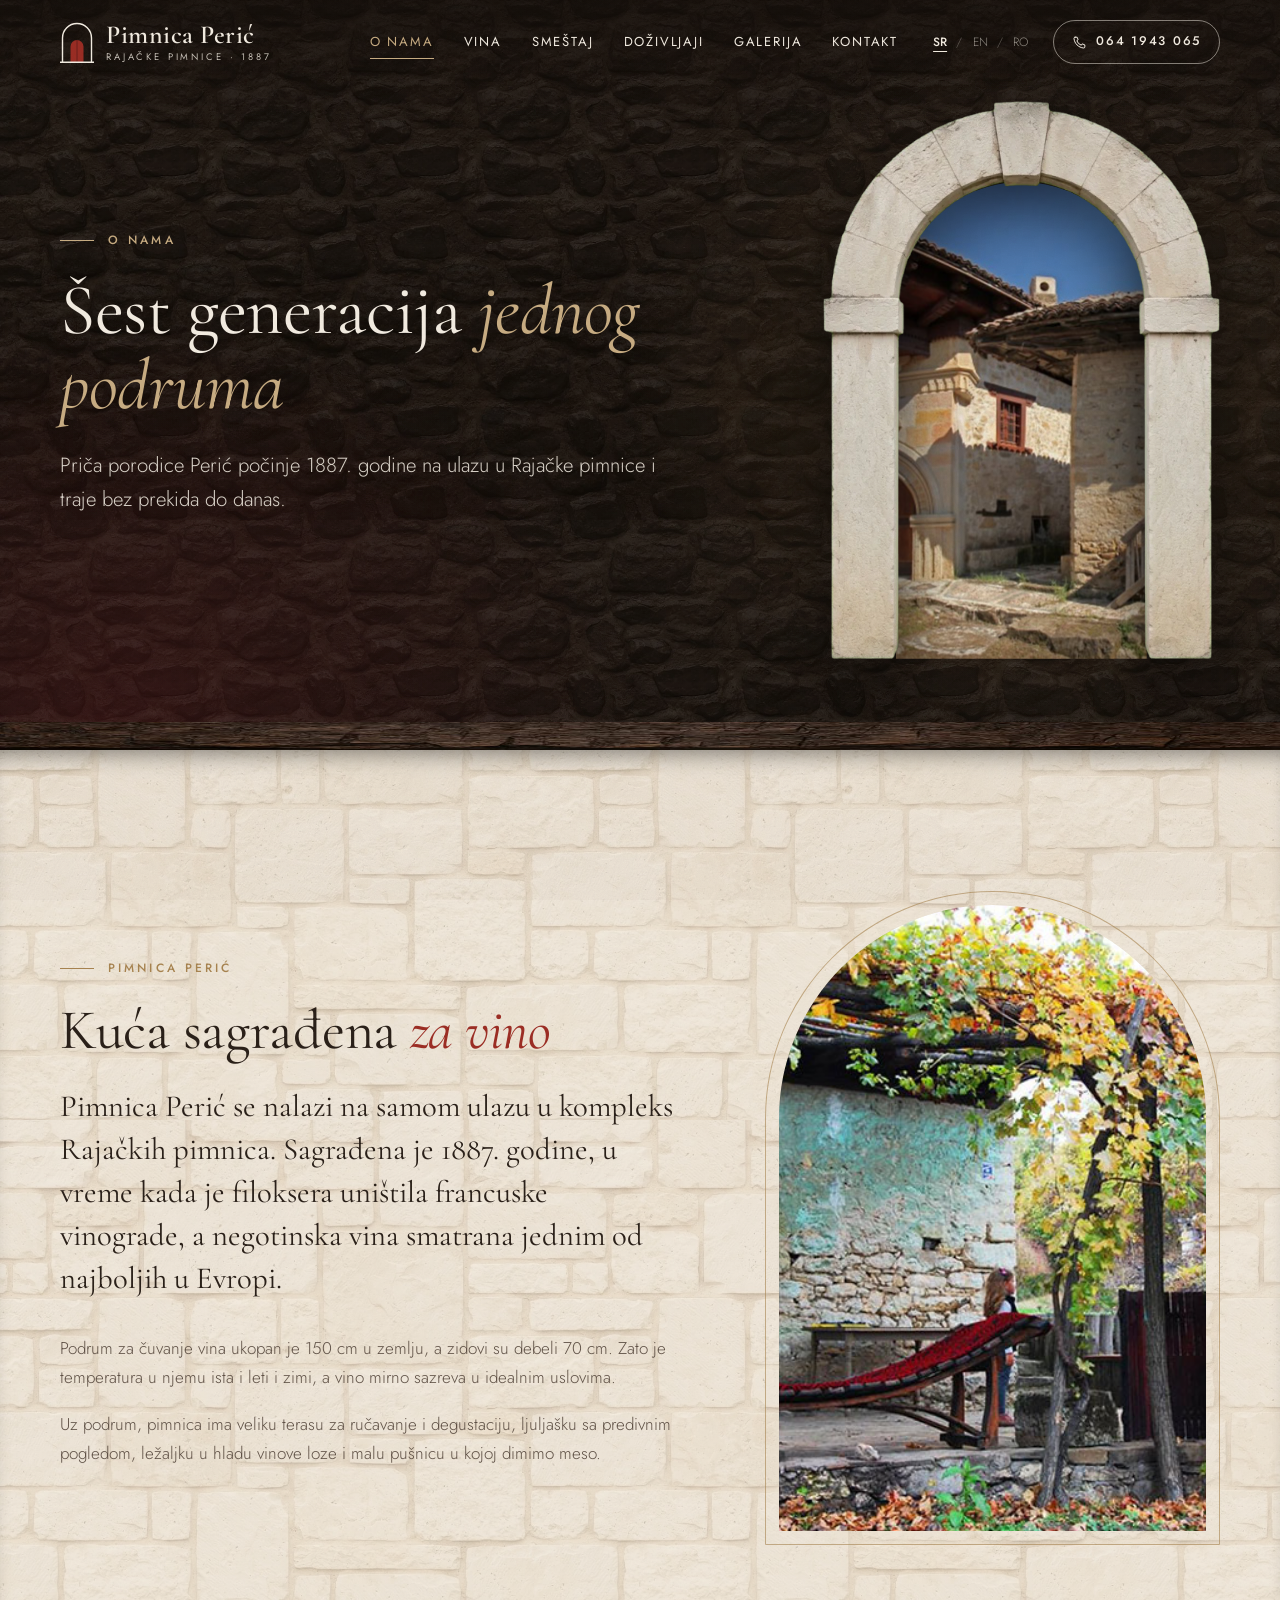
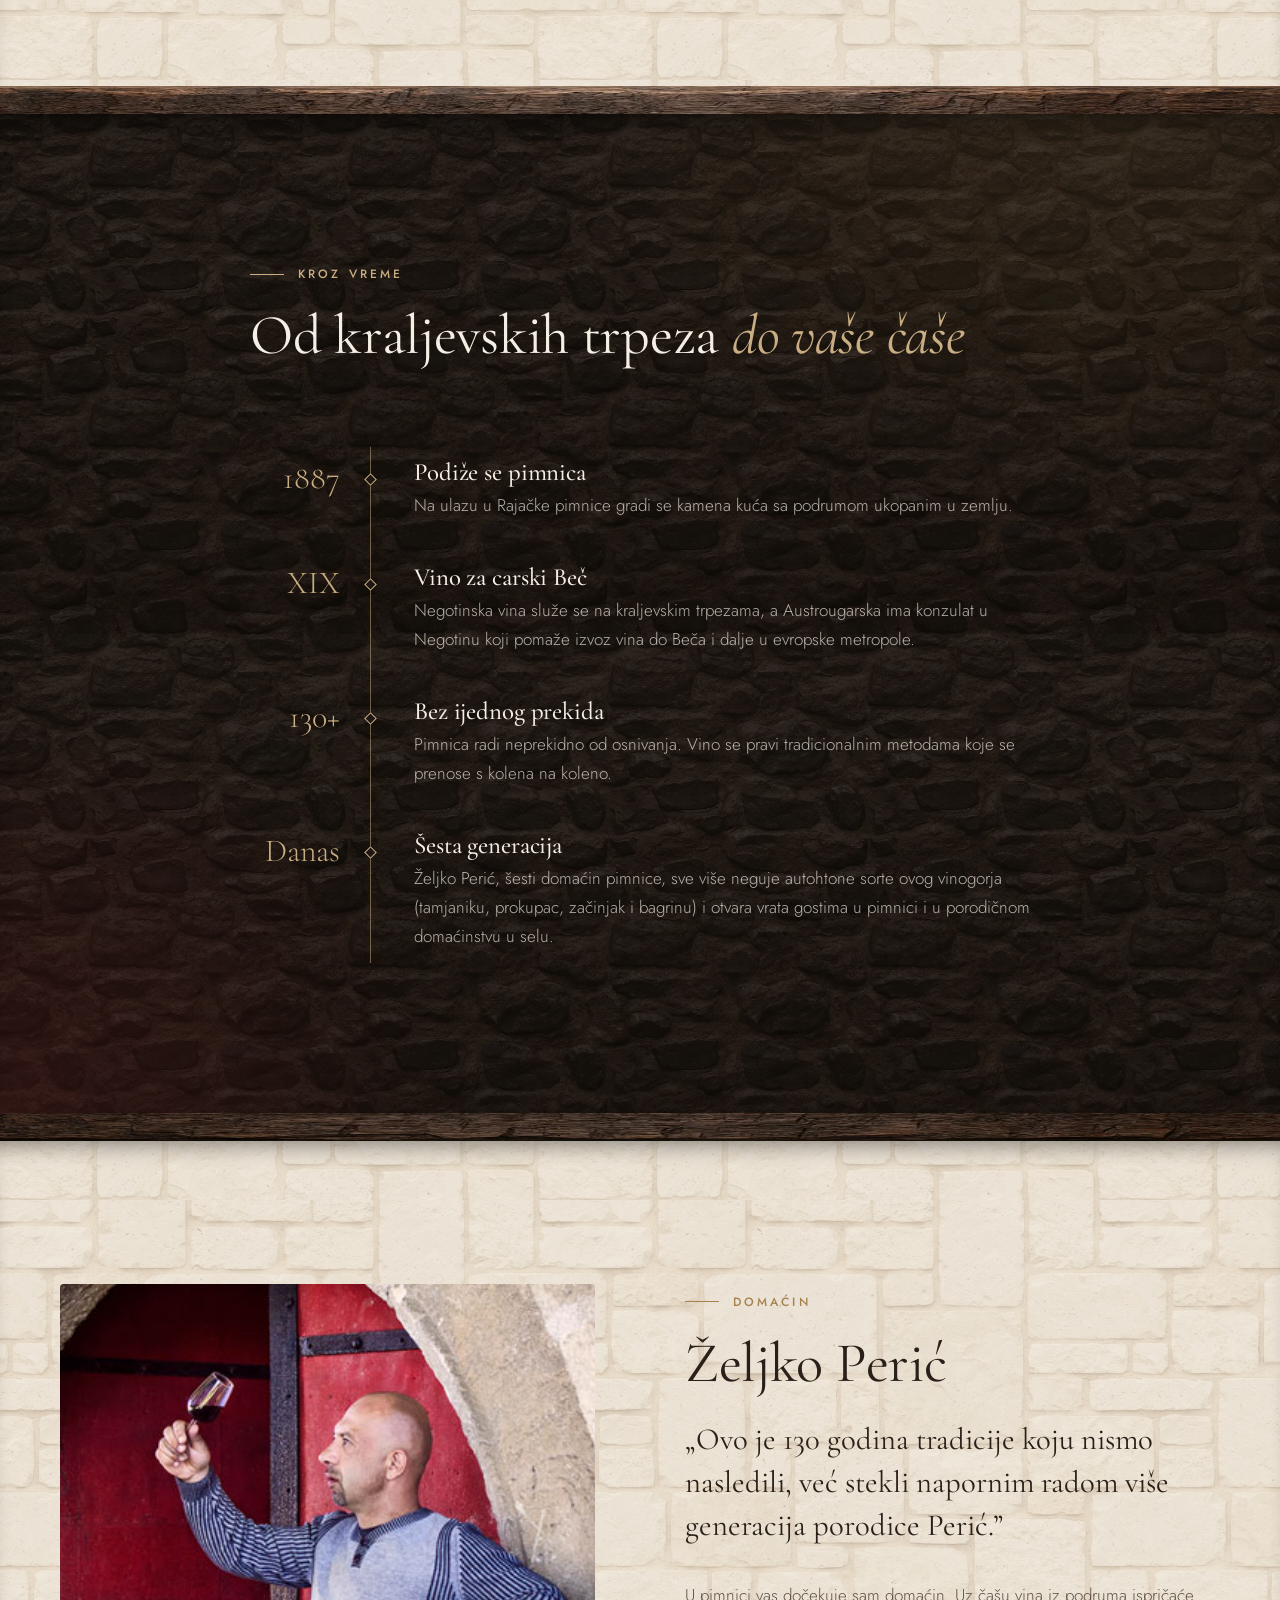
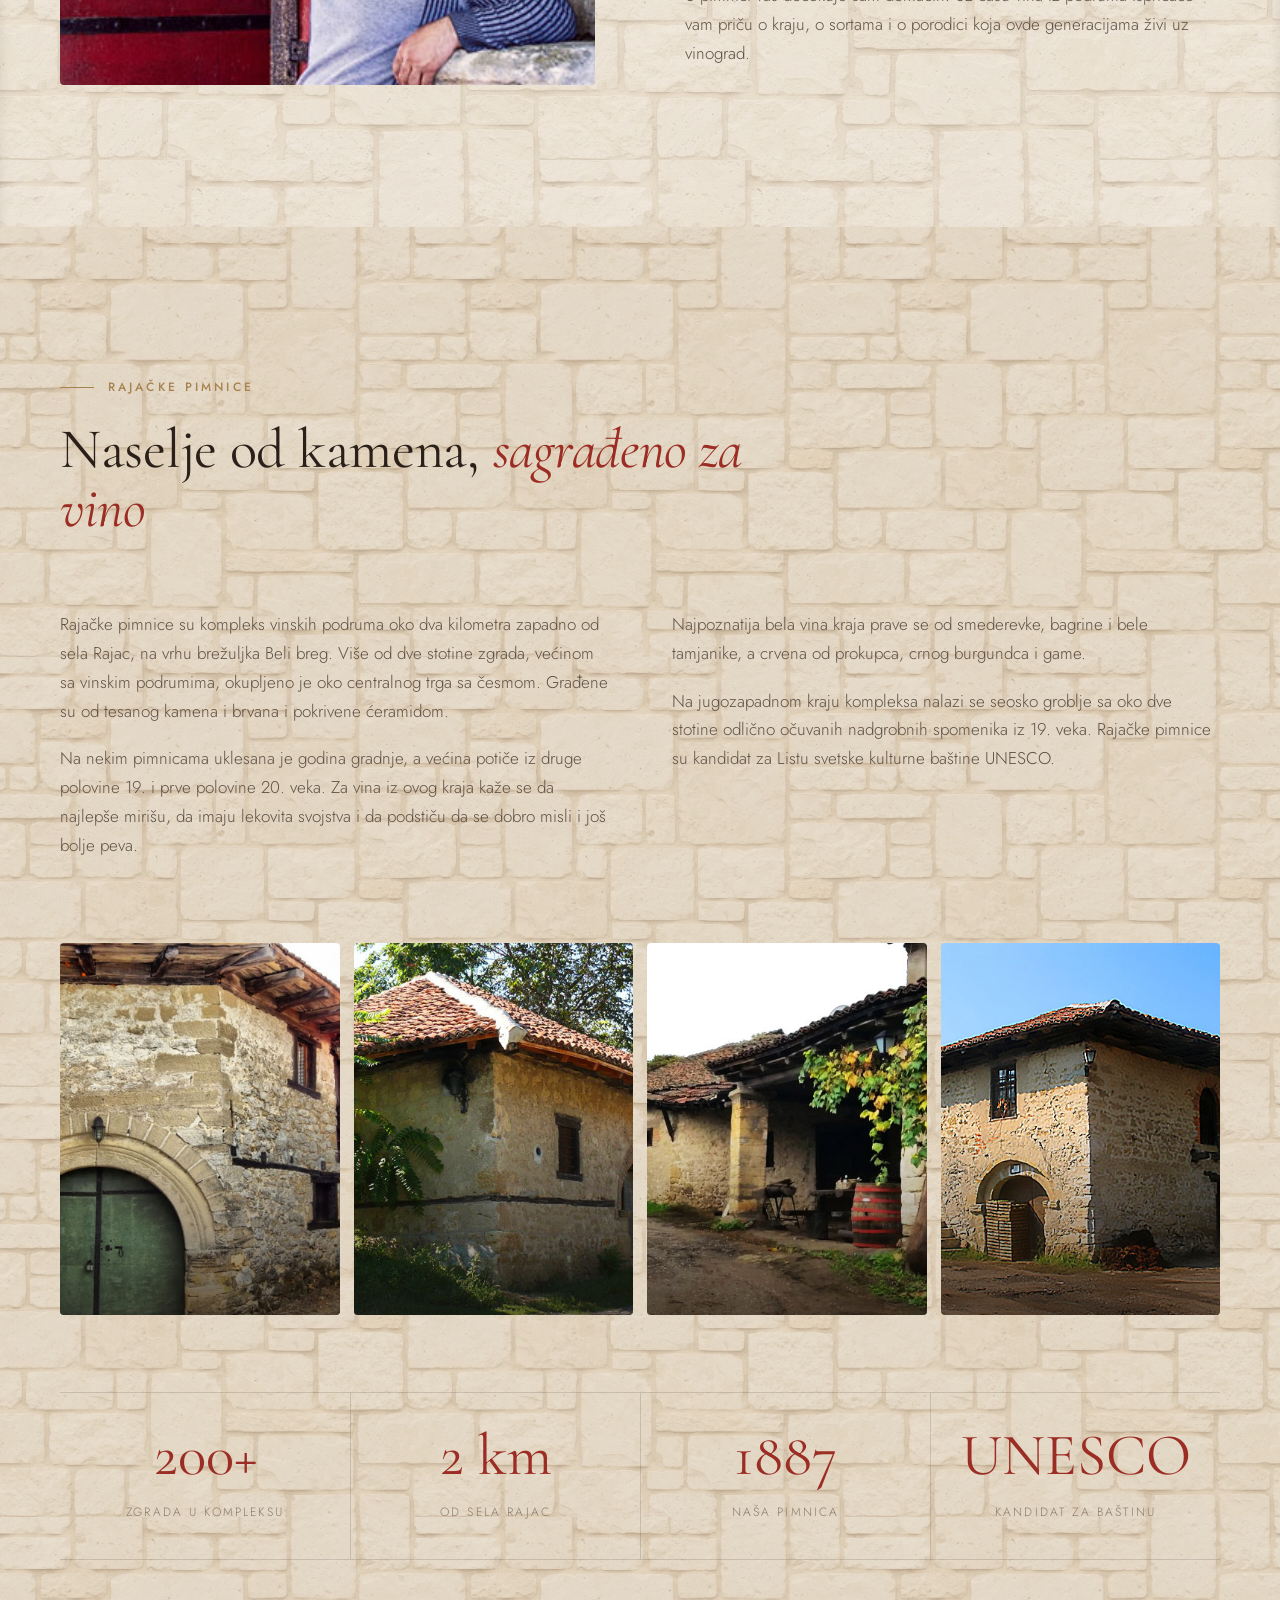
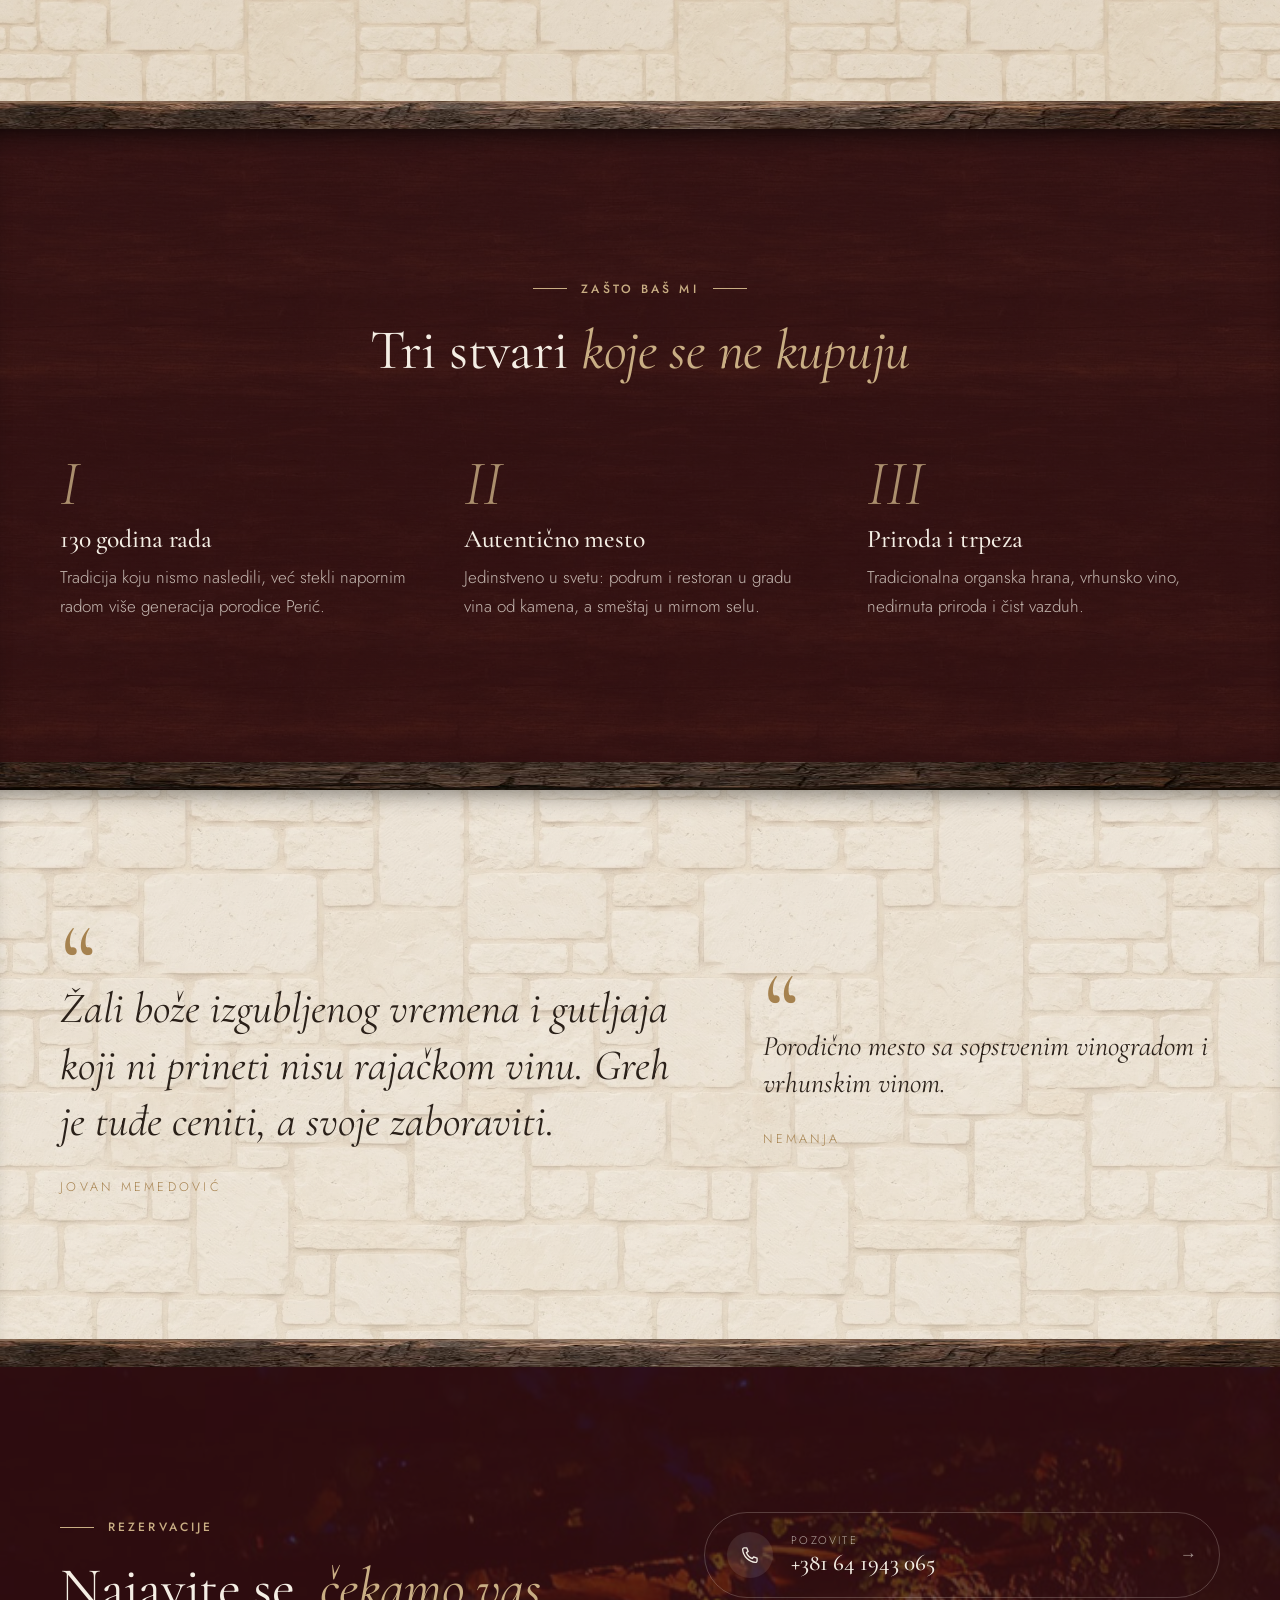
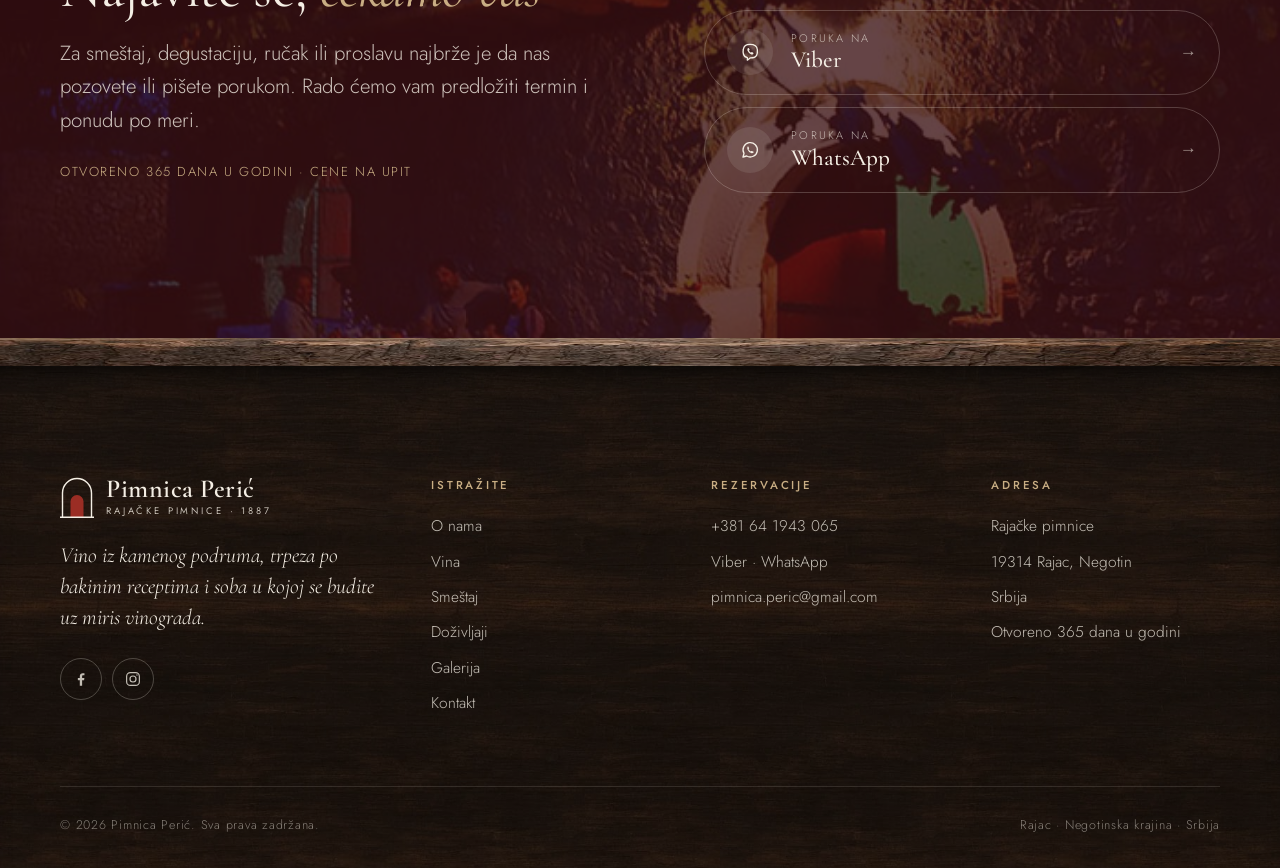
<file: o-nama.html>
<!doctype html>
<html lang="sr-Latn">
<head>
<meta charset="utf-8">
<meta name="robots" content="noindex, nofollow">
<meta name="viewport" content="width=device-width, initial-scale=1">
<title data-i="t.about">O nama — Pimnica Perić | Šest generacija od 1887.</title>
<meta name="description" content="Pimnica Perić je sagrađena 1887. na ulazu u Rajačke pimnice. Šest generacija porodice Perić neprekidno pravi vino u kamenom podrumu.">
<link rel="icon" href="favicon.svg" type="image/svg+xml">
<link rel="preconnect" href="https://fonts.googleapis.com">
<link rel="preconnect" href="https://fonts.gstatic.com" crossorigin>
<link href="https://fonts.googleapis.com/css2?family=Cormorant+Garamond:ital,wght@0,400;0,500;0,600;1,400;1,500&family=Jost:wght@300;400;500&display=swap" rel="stylesheet">
<link rel="stylesheet" href="style.css">
<link rel="preload" as="image" href="vrata-levo.jpg">
<link rel="preload" as="image" href="vrata-desno.jpg">
</head>
<body>
<!-- @header -->
<script>try{if(!sessionStorage.getItem('pp-intro')&&!/[?&]shot\b/.test(location.search)&&!matchMedia('(prefers-reduced-motion: reduce)').matches){document.documentElement.classList.add('intro');sessionStorage.setItem('pp-intro','1')}}catch(e){}</script>
<div class="intro-screen" aria-hidden="true">
  <div class="intro-mark">
    <div class="intro-door"><span class="leaf l"></span><span class="leaf r"></span></div>
    <svg class="intro-arch" viewBox="0 0 190 240"><path pathLength="1" d="M8 240V103a87 87 0 0 1 174 0v137"/><line pathLength="1" x1="-14" y1="240" x2="204" y2="240"/></svg>
  </div>
  <div class="intro-text"><b>Pimnica Perić</b><span>Rajac · 1887</span></div>
</div>
<header class="site-header" id="top">
  <div class="wrap header-inner">
    <a class="logo" href="index.html" aria-label="Pimnica Perić">
      <svg viewBox="0 0 34 42" aria-hidden="true"><path d="M2.5 41V17a14.5 14.5 0 0 1 29 0v24" fill="none" stroke="currentColor" stroke-width="1.4"/><path d="M10.5 41V25.5a6.5 6.5 0 0 1 13 0V41Z" fill="#9B2D24"/><path d="M17 19v22" stroke="#3A1013" stroke-width=".8" opacity=".6"/><path d="M0 41.3h34" stroke="currentColor" stroke-width="1.4"/></svg>
      <span class="logo-text"><span class="logo-name">Pimnica Perić</span><span class="logo-sub" data-i="logo.sub">Rajačke pimnice · 1887</span></span>
    </a>
    <nav class="nav" id="nav" aria-label="Glavna navigacija">
      <a href="o-nama.html" aria-current="page" data-i="nav.about">O nama</a>
      <a href="vina.html" data-i="nav.wines">Vina</a>
      <a href="smestaj.html" data-i="nav.stay">Smeštaj</a>
      <a href="dozivljaji.html" data-i="nav.exp">Doživljaji</a>
      <a href="galerija.html" data-i="nav.gallery">Galerija</a>
      <a href="kontakt.html" data-i="nav.contact">Kontakt</a>
    </nav>
    <div class="header-tools">
      <div class="lang" role="group" aria-label="Jezik / Language / Limba">
        <button type="button" data-lang="sr" aria-pressed="true">SR</button><span>/</span><button type="button" data-lang="en" aria-pressed="false">EN</button><span>/</span><button type="button" data-lang="ro" aria-pressed="false">RO</button>
      </div>
      <a class="header-call" href="tel:+381641943065"><svg aria-hidden="true"><use href="icons.svg#phone"/></svg><span class="txt">064 1943 065</span></a>
    </div>
    <button class="burger" type="button" aria-label="Meni" aria-expanded="false" aria-controls="nav"><span></span></button>
  </div>
</header>
<!-- /@header -->

<main>
  <section class="hero page-hero">
    <div class="ph-arch"><div class="ph-open"><div class="hero-media"><img src="pimnice-01.jpg" alt="Kamene pimnice sa drvenim stepeništem" data-i-alt="alt.pimnice"></div></div><span class="ph-stone" aria-hidden="true"></span></div>
    <div class="wrap hero-content">
      <span class="eyebrow" data-i="a.eyebrow">O nama</span>
      <h1 data-i="a.title">Šest generacija <em>jednog podruma</em></h1>
      <p class="lead" data-i="a.lead">Priča porodice Perić počinje 1887. godine na ulazu u Rajačke pimnice i traje bez prekida do danas.</p>
    </div>
  </section>

  <!-- priča -->
  <section class="section">
    <div class="wrap split wide-left">
      <div class="reveal">
        <span class="eyebrow" data-i="a.s1.eyebrow">Pimnica Perić</span>
        <h2 data-i="a.s1.title">Kuća sagrađena <em>za vino</em></h2>
        <p class="serif-lead" data-i="a.s1.p1">Pimnica Perić se nalazi na samom ulazu u kompleks Rajačkih pimnica. Sagrađena je 1887. godine, u vreme kada je filoksera uništila francuske vinograde, a negotinska vina smatrana jednim od najboljih u Evropi.</p>
        <p class="muted" data-i="a.s1.p2">Podrum za čuvanje vina ukopan je 150 cm u zemlju, a zidovi su debeli 70 cm. Zato je temperatura u njemu ista i leti i zimi, a vino mirno sazreva u idealnim uslovima.</p>
        <p class="muted" data-i="a.s1.p3">Uz podrum, pimnica ima veliku terasu za ručavanje i degustaciju, ljuljašku sa predivnim pogledom, ležaljku u hladu vinove loze i malu pušnicu u kojoj dimimo meso.</p>
      </div>
      <div class="arch-frame reveal d1">
        <div class="arch ratio-tall"><img src="galerija-02.jpg" alt="Pimnica Perić pod lozom" data-i-alt="alt.pimnica" loading="lazy"></div>
      </div>
    </div>
  </section>

  <!-- vremenska linija -->
  <section class="section bg-night on-dark">
    <div class="wrap wrap-narrow">
      <div class="section-head reveal">
        <span class="eyebrow" data-i="a.tl.eyebrow">Kroz vreme</span>
        <h2 data-i="a.tl.title">Od kraljevskih trpeza <em>do vaše čaše</em></h2>
      </div>
      <div class="timeline reveal">
        <div class="tl"><div class="tl-year">1887</div><div><h4 data-i="a.tl1.t">Podiže se pimnica</h4><p data-i="a.tl1.d">Na ulazu u Rajačke pimnice gradi se kamena kuća sa podrumom ukopanim u zemlju.</p></div></div>
        <div class="tl"><div class="tl-year">XIX</div><div><h4 data-i="a.tl2.t">Vino za carski Beč</h4><p data-i="a.tl2.d">Negotinska vina služe se na kraljevskim trpezama, a Austrougarska ima konzulat u Negotinu koji pomaže izvoz vina do Beča i dalje u evropske metropole.</p></div></div>
        <div class="tl"><div class="tl-year">130+</div><div><h4 data-i="a.tl3.t">Bez ijednog prekida</h4><p data-i="a.tl3.d">Pimnica radi neprekidno od osnivanja. Vino se pravi tradicionalnim metodama koje se prenose s kolena na koleno.</p></div></div>
        <div class="tl"><div class="tl-year" data-i="a.tl4.y">Danas</div><div><h4 data-i="a.tl4.t">Šesta generacija</h4><p data-i="a.tl4.d">Željko Perić, šesti domaćin pimnice, sve više neguje autohtone sorte ovog vinogorja (tamjaniku, prokupac, začinjak i bagrinu) i otvara vrata gostima u pimnici i u porodičnom domaćinstvu u selu.</p></div></div>
      </div>
    </div>
  </section>

  <!-- domaćin -->
  <section class="section">
    <div class="wrap split">
      <div class="img-card ratio-land reveal"><img src="zeljko-vrata.jpg" alt="Željko Perić na vratima pimnice" data-i-alt="alt.zeljko2" loading="lazy"></div>
      <div class="reveal d1">
        <span class="eyebrow" data-i="a.h.eyebrow">Domaćin</span>
        <h2>Željko Perić</h2>
        <p class="serif-lead" data-i="a.h.lead">„Ovo je 130 godina tradicije koju nismo nasledili, već stekli napornim radom više generacija porodice Perić.”</p>
        <p class="muted" data-i="a.h.p">U pimnici vas dočekuje sam domaćin. Uz čašu vina iz podruma ispričaće vam priču o kraju, o sortama i o porodici koja ovde generacijama živi uz vinograd.</p>
      </div>
    </div>
  </section>

  <!-- Rajačke pimnice -->
  <section class="section bg-paper" id="pimnice">
    <div class="wrap">
      <div class="section-head reveal">
        <span class="eyebrow" data-i="a.r.eyebrow">Rajačke pimnice</span>
        <h2 data-i="a.r.title">Naselje od kamena, <em>sagrađeno za vino</em></h2>
      </div>
      <div class="intro-cols reveal">
        <div>
          <p data-i="a.r.p1">Rajačke pimnice su kompleks vinskih podruma oko dva kilometra zapadno od sela Rajac, na vrhu brežuljka Beli breg. Više od dve stotine zgrada, većinom sa vinskim podrumima, okupljeno je oko centralnog trga sa česmom. Građene su od tesanog kamena i brvana i pokrivene ćeramidom.</p>
          <p data-i="a.r.p2">Na nekim pimnicama uklesana je godina gradnje, a većina potiče iz druge polovine 19. i prve polovine 20. veka. Za vina iz ovog kraja kaže se da najlepše mirišu, da imaju lekovita svojstva i da podstiču da se dobro misli i još bolje peva.</p>
        </div>
        <div>
          <p data-i="a.r.p3">Najpoznatija bela vina kraja prave se od smederevke, bagrine i bele tamjanike, a crvena od prokupca, crnog burgundca i game.</p>
          <p data-i="a.r.p4">Na jugozapadnom kraju kompleksa nalazi se seosko groblje sa oko dve stotine odlično očuvanih nadgrobnih spomenika iz 19. veka. Rajačke pimnice su kandidat za Listu svetske kulturne baštine UNESCO.</p>
        </div>
      </div>
      <div class="dish-grid strip4 reveal" style="margin-top: clamp(40px,5vw,64px)">
        <div class="dish"><div class="img-card"><img src="pimnice-03.jpg" alt="Kamena pimnica sa zelenim vratima" data-i-alt="alt.pim3" loading="lazy"></div></div>
        <div class="dish"><div class="img-card"><img src="pimnice-06.jpg" alt="Pimnica sa lučnim ulazom" data-i-alt="alt.pim6" loading="lazy"></div></div>
        <div class="dish"><div class="img-card"><img src="pimnice-07.jpg" alt="Ulica među pimnicama" data-i-alt="alt.pim7" loading="lazy"></div></div>
        <div class="dish"><div class="img-card"><img src="pimnice-02.jpg" alt="Kamena pimnica na Belom bregu" data-i-alt="alt.pim2" loading="lazy"></div></div>
      </div>
      <div class="facts reveal" style="margin-top: clamp(50px,6vw,80px)">
        <div class="fact"><b>200+</b><span data-i="a.f1">zgrada u kompleksu</span></div>
        <div class="fact"><b>2 km</b><span data-i="a.f2">od sela Rajac</span></div>
        <div class="fact"><b>1887</b><span data-i="a.f3">naša pimnica</span></div>
        <div class="fact"><b>UNESCO</b><span data-i="a.f4">kandidat za baštinu</span></div>
      </div>
    </div>
  </section>

  <!-- zašto mi -->
  <section class="section bg-wine on-dark">
    <div class="wrap">
      <div class="section-head center reveal">
        <span class="eyebrow center" data-i="a.w.eyebrow">Zašto baš mi</span>
        <h2 data-i="a.w.title">Tri stvari <em>koje se ne kupuju</em></h2>
      </div>
      <div class="reasons">
        <div class="reason reveal"><div class="n">I</div><h4 data-i="a.w1.t">130 godina rada</h4><p data-i="a.w1.d">Tradicija koju nismo nasledili, već stekli napornim radom više generacija porodice Perić.</p></div>
        <div class="reason reveal d1"><div class="n">II</div><h4 data-i="a.w2.t">Autentično mesto</h4><p data-i="a.w2.d">Jedinstveno u svetu: podrum i restoran u gradu vina od kamena, a smeštaj u mirnom selu.</p></div>
        <div class="reason reveal d2"><div class="n">III</div><h4 data-i="a.w3.t">Priroda i trpeza</h4><p data-i="a.w3.d">Tradicionalna organska hrana, vrhunsko vino, nedirnuta priroda i čist vazduh.</p></div>
      </div>
    </div>
  </section>

  <!-- utisci -->
  <section class="section">
    <div class="wrap quotes-pair">
      <div class="quote reveal">
        <span class="quote-mark">“</span>
        <blockquote data-i="q.1">Žali bože izgubljenog vremena i gutljaja koji ni prineti nisu rajačkom vinu. Greh je tuđe ceniti, a svoje zaboraviti.</blockquote>
        <cite>Jovan Memedović</cite>
      </div>
      <div class="quote small reveal d1">
        <span class="quote-mark">“</span>
        <blockquote data-i="q.2">Porodično mesto sa sopstvenim vinogradom i vrhunskim vinom.</blockquote>
        <cite>Nemanja</cite>
      </div>
    </div>
  </section>

  <section class="section cta on-dark" id="rezervacija">
    <div class="cta-bg"><img src="galerija-12.jpg" alt="" loading="lazy" data-parallax=".15"></div>
    <div class="wrap cta-inner">
      <div class="reveal">
        <span class="eyebrow" data-i="r.eyebrow">Rezervacije</span>
        <h2 data-i="r.title">Najavite se, <em>čekamo vas</em></h2>
        <p class="lead" data-i="r.lead">Za smeštaj, degustaciju, ručak ili proslavu najbrže je da nas pozovete ili pišete porukom. Rado ćemo vam predložiti termin i ponudu po meri.</p>
        <p class="note" data-i="r.note">Otvoreno 365 dana u godini · Cene na upit</p>
      </div>
      <div class="contact-cards reveal d1">
        <a class="ccard" href="tel:+381641943065"><span class="ic"><svg aria-hidden="true"><use href="icons.svg#phone"/></svg></span><span><small data-i="r.c1">Pozovite</small><b>+381 64 1943 065</b></span><span class="arr">→</span></a>
        <a class="ccard" href="viber://chat?number=%2B381641943065"><span class="ic"><svg aria-hidden="true"><use href="icons.svg#viber"/></svg></span><span><small data-i="r.c2">Poruka na</small><b>Viber</b></span><span class="arr">→</span></a>
        <a class="ccard" href="https://wa.me/381641943065" target="_blank" rel="noopener"><span class="ic"><svg aria-hidden="true"><use href="icons.svg#whatsapp"/></svg></span><span><small data-i="r.c2">Poruka na</small><b>WhatsApp</b></span><span class="arr">→</span></a>
      </div>
    </div>
  </section>
</main>

<!-- @footer -->
<footer class="site-footer">
  <div class="wrap">
    <div class="footer-top">
      <div>
        <a class="logo" href="index.html" aria-label="Pimnica Perić">
          <svg viewBox="0 0 34 42" aria-hidden="true"><path d="M2.5 41V17a14.5 14.5 0 0 1 29 0v24" fill="none" stroke="currentColor" stroke-width="1.4"/><path d="M10.5 41V25.5a6.5 6.5 0 0 1 13 0V41Z" fill="#9B2D24"/><path d="M0 41.3h34" stroke="currentColor" stroke-width="1.4"/></svg>
          <span class="logo-text"><span class="logo-name">Pimnica Perić</span><span class="logo-sub" data-i="logo.sub">Rajačke pimnice · 1887</span></span>
        </a>
        <p class="footer-claim" data-i="f.claim">Vino iz kamenog podruma, trpeza po bakinim receptima i soba u kojoj se budite uz miris vinograda.</p>
        <div class="socials">
          <a href="https://www.facebook.com/Rajačko-vinogorje-Pimnica-Perić-1439563833025537" target="_blank" rel="noopener" aria-label="Facebook"><svg aria-hidden="true"><use href="icons.svg#facebook"/></svg></a>
          <a href="https://www.instagram.com/pimnica_peric_zeljko/" target="_blank" rel="noopener" aria-label="Instagram"><svg aria-hidden="true"><use href="icons.svg#instagram"/></svg></a>
        </div>
      </div>
      <div>
        <h5 data-i="f.explore">Istražite</h5>
        <ul>
          <li><a href="o-nama.html" data-i="nav.about">O nama</a></li>
          <li><a href="vina.html" data-i="nav.wines">Vina</a></li>
          <li><a href="smestaj.html" data-i="nav.stay">Smeštaj</a></li>
          <li><a href="dozivljaji.html" data-i="nav.exp">Doživljaji</a></li>
          <li><a href="galerija.html" data-i="nav.gallery">Galerija</a></li>
          <li><a href="kontakt.html" data-i="nav.contact">Kontakt</a></li>
        </ul>
      </div>
      <div>
        <h5 data-i="f.book">Rezervacije</h5>
        <ul>
          <li><a href="tel:+381641943065">+381 64 1943 065</a></li>
          <li><a href="viber://chat?number=%2B381641943065">Viber</a> · <a href="https://wa.me/381641943065" target="_blank" rel="noopener">WhatsApp</a></li>
          <li><a href="mailto:pimnica.peric@gmail.com">pimnica.peric@gmail.com</a></li>
        </ul>
      </div>
      <div>
        <h5 data-i="f.address">Adresa</h5>
        <ul>
          <li data-i="f.addr1">Rajačke pimnice</li>
          <li>19314 Rajac, Negotin</li>
          <li data-i="f.country">Srbija</li>
          <li data-i="f.open">Otvoreno 365 dana u godini</li>
        </ul>
      </div>
    </div>
    <div class="footer-bottom">
      <span>© <span data-year>2026</span> Pimnica Perić. <span data-i="f.rights">Sva prava zadržana.</span></span>
      <span data-i="f.tag">Rajac · Negotinska krajina · Srbija</span>
    </div>
  </div>
</footer>

<div class="mobile-bar" aria-label="Brzi kontakt">
  <a href="tel:+381641943065"><svg aria-hidden="true"><use href="icons.svg#phone"/></svg><span data-i="m.call">Pozovi</span></a>
  <a href="viber://chat?number=%2B381641943065"><svg aria-hidden="true"><use href="icons.svg#viber"/></svg>Viber</a>
  <a href="https://wa.me/381641943065" target="_blank" rel="noopener"><svg aria-hidden="true"><use href="icons.svg#whatsapp"/></svg>WhatsApp</a>
</div>
<!-- /@footer -->
<script src="i18n.js"></script>
<script src="app.js"></script>
</body>
</html>
</file>
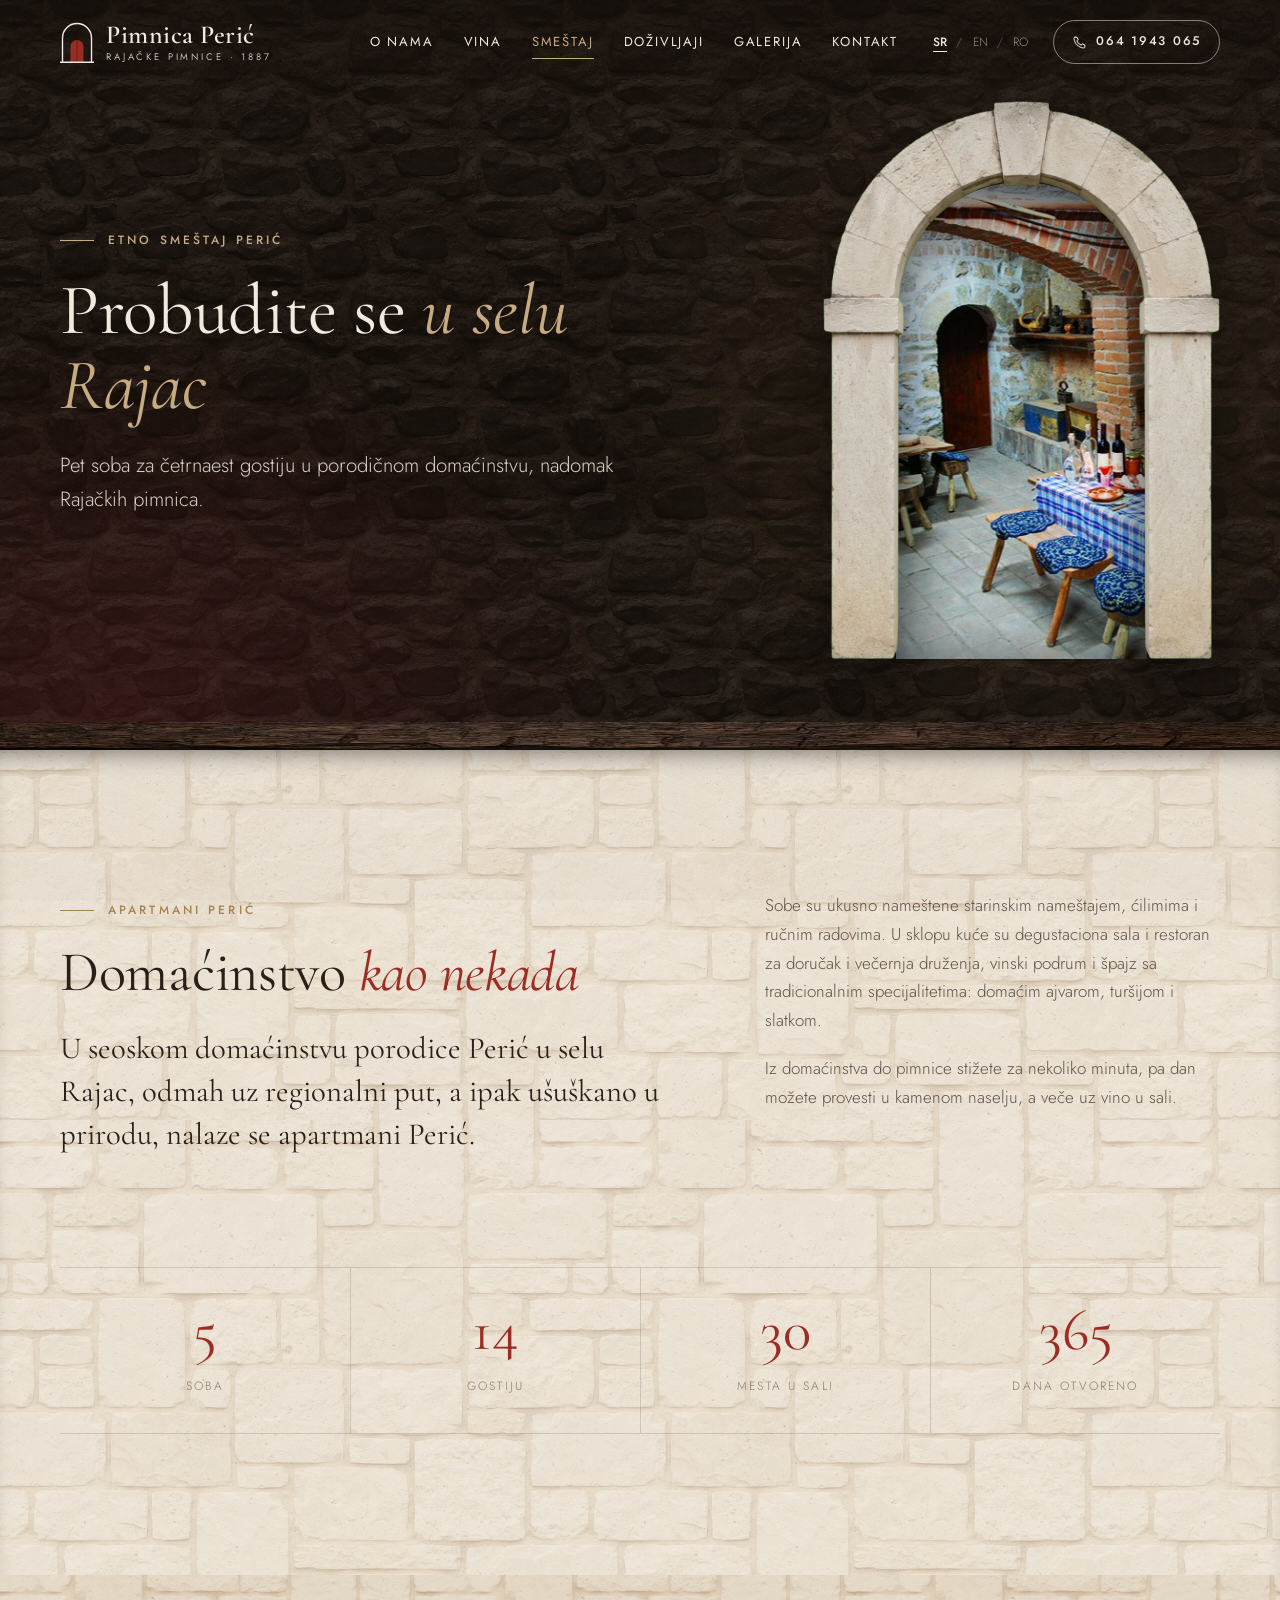
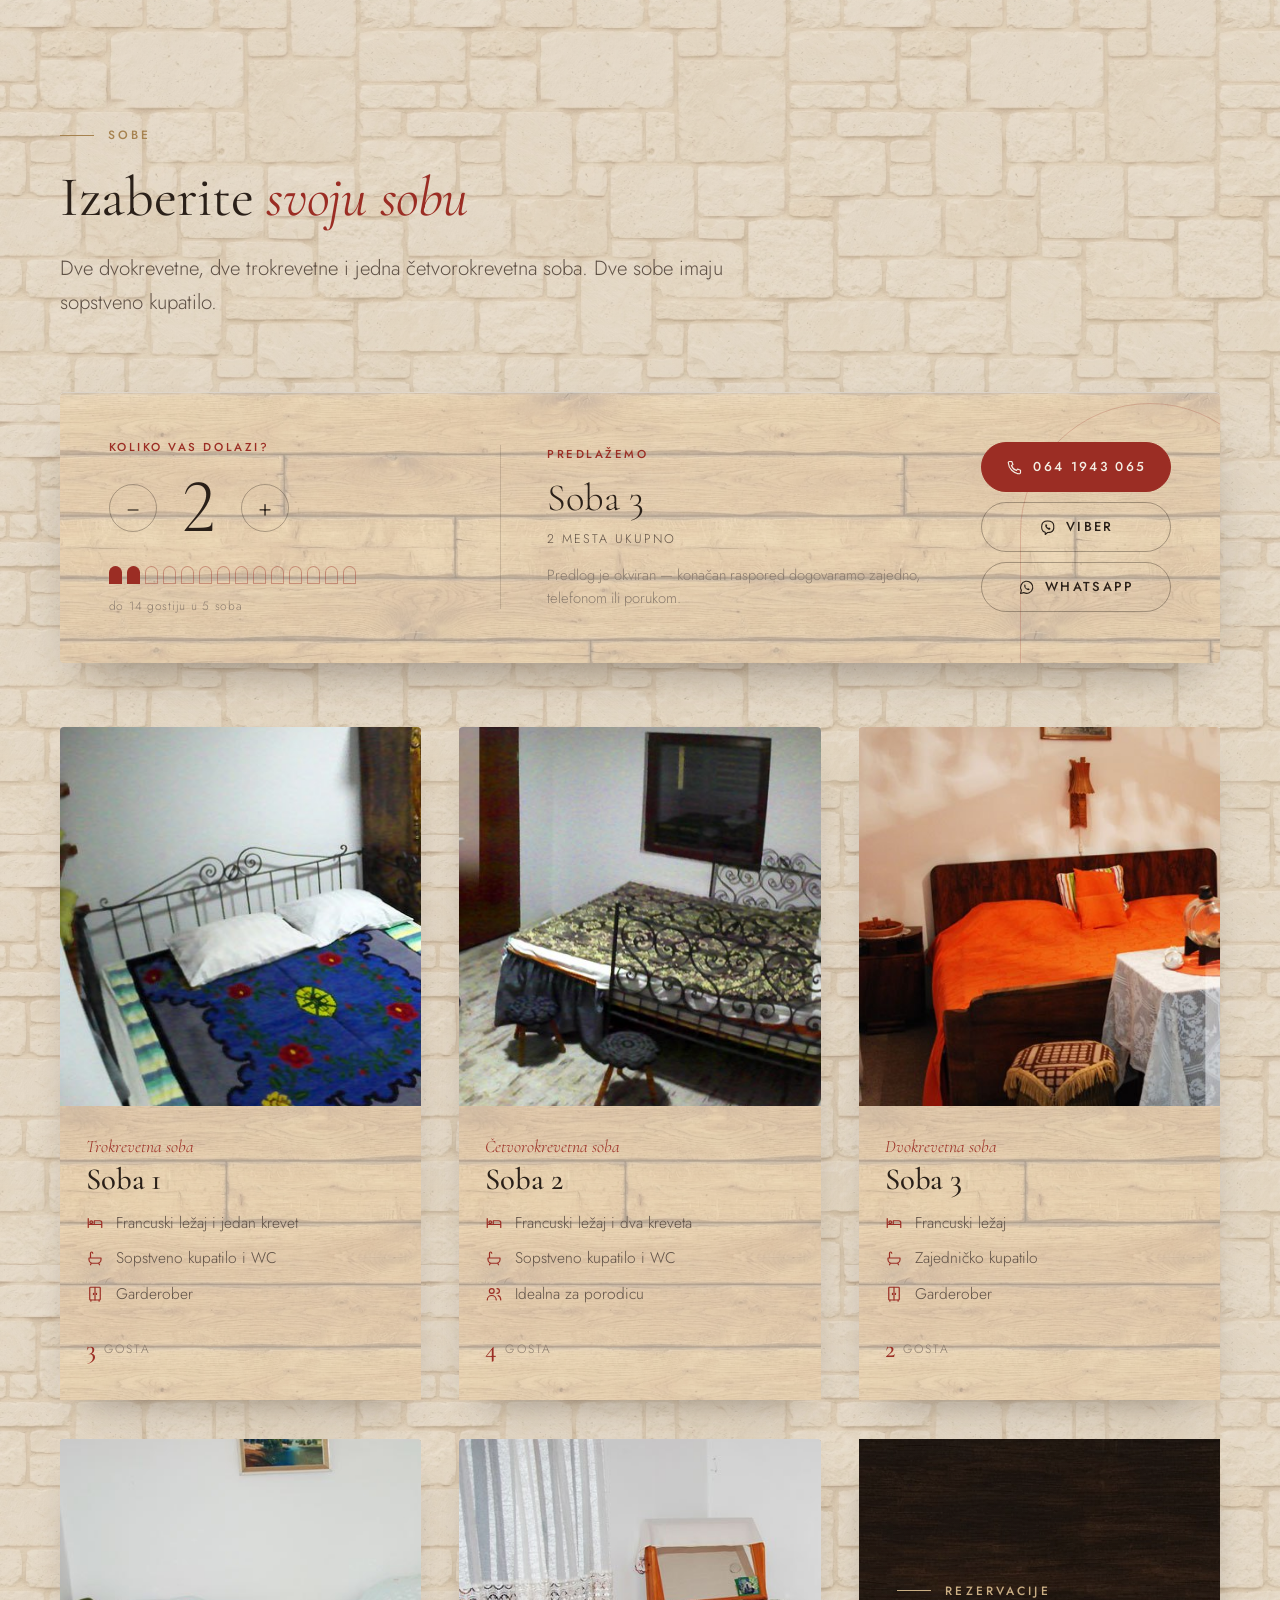
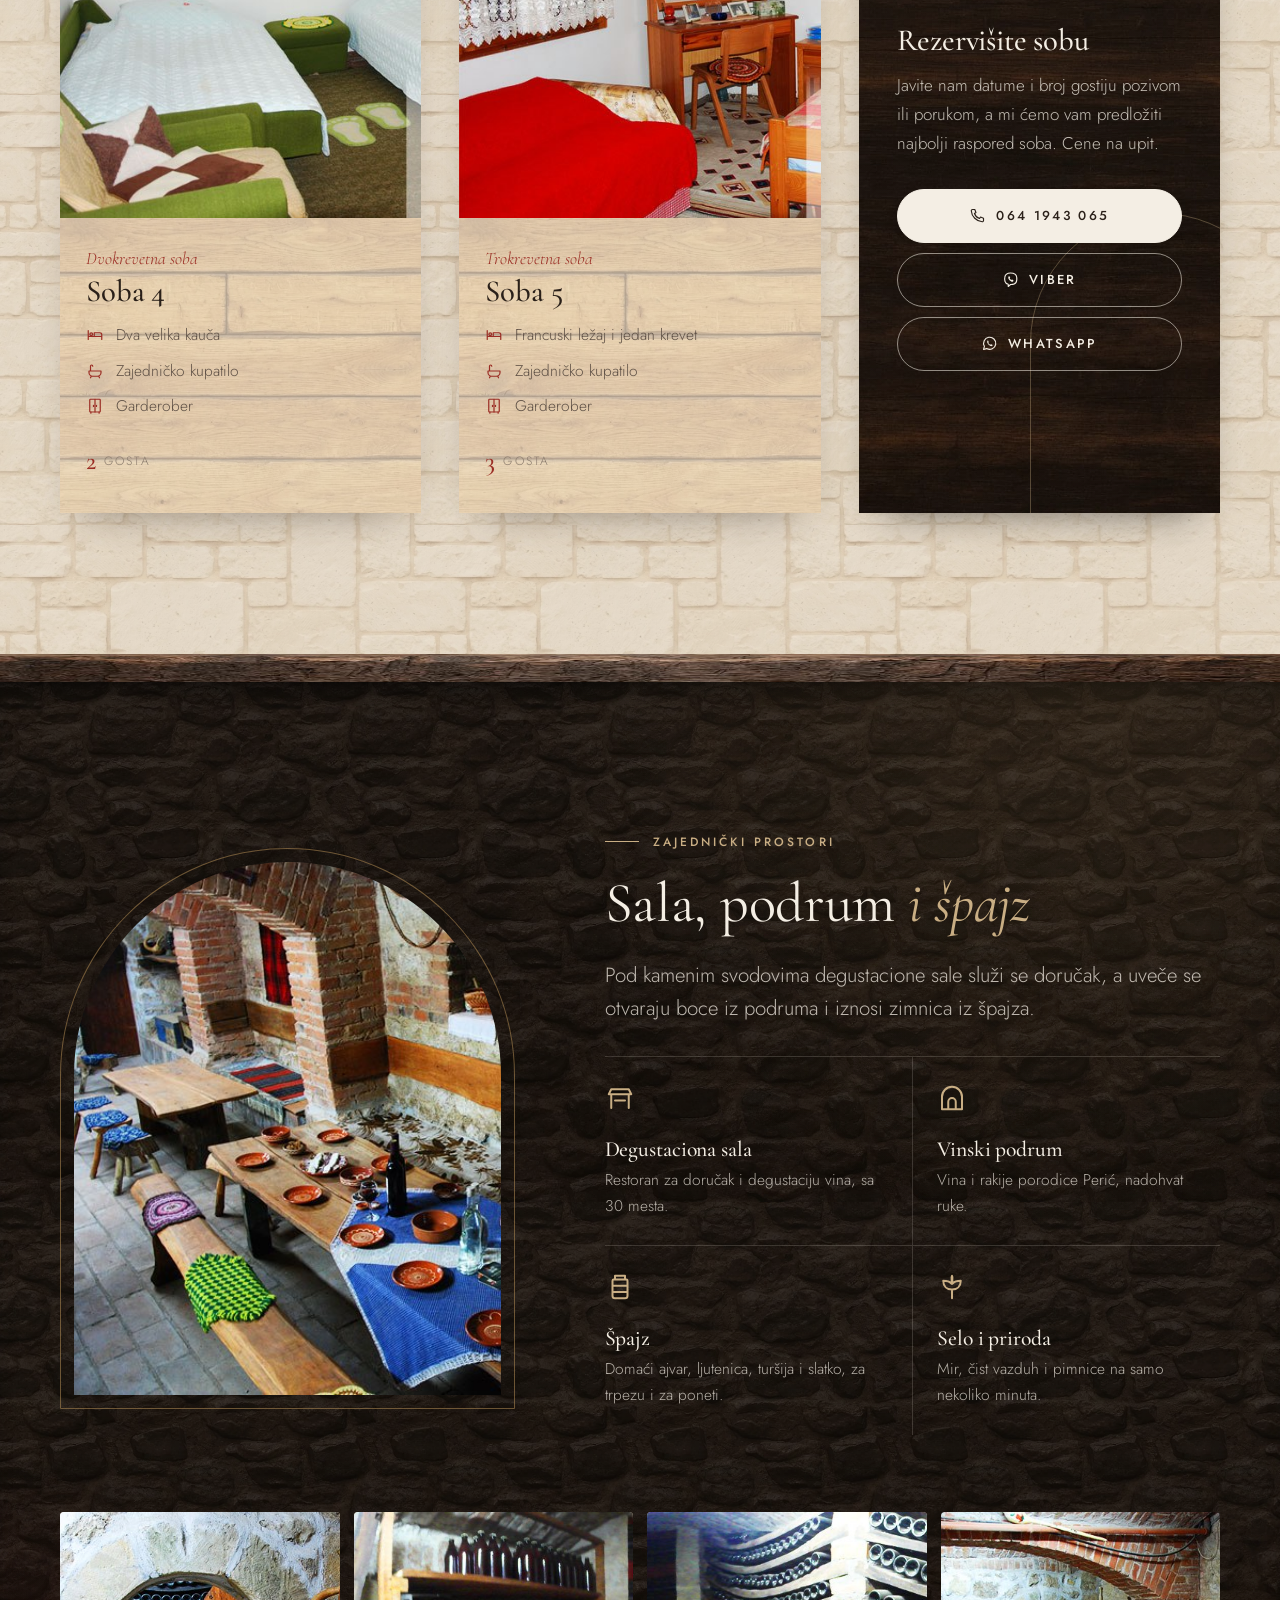
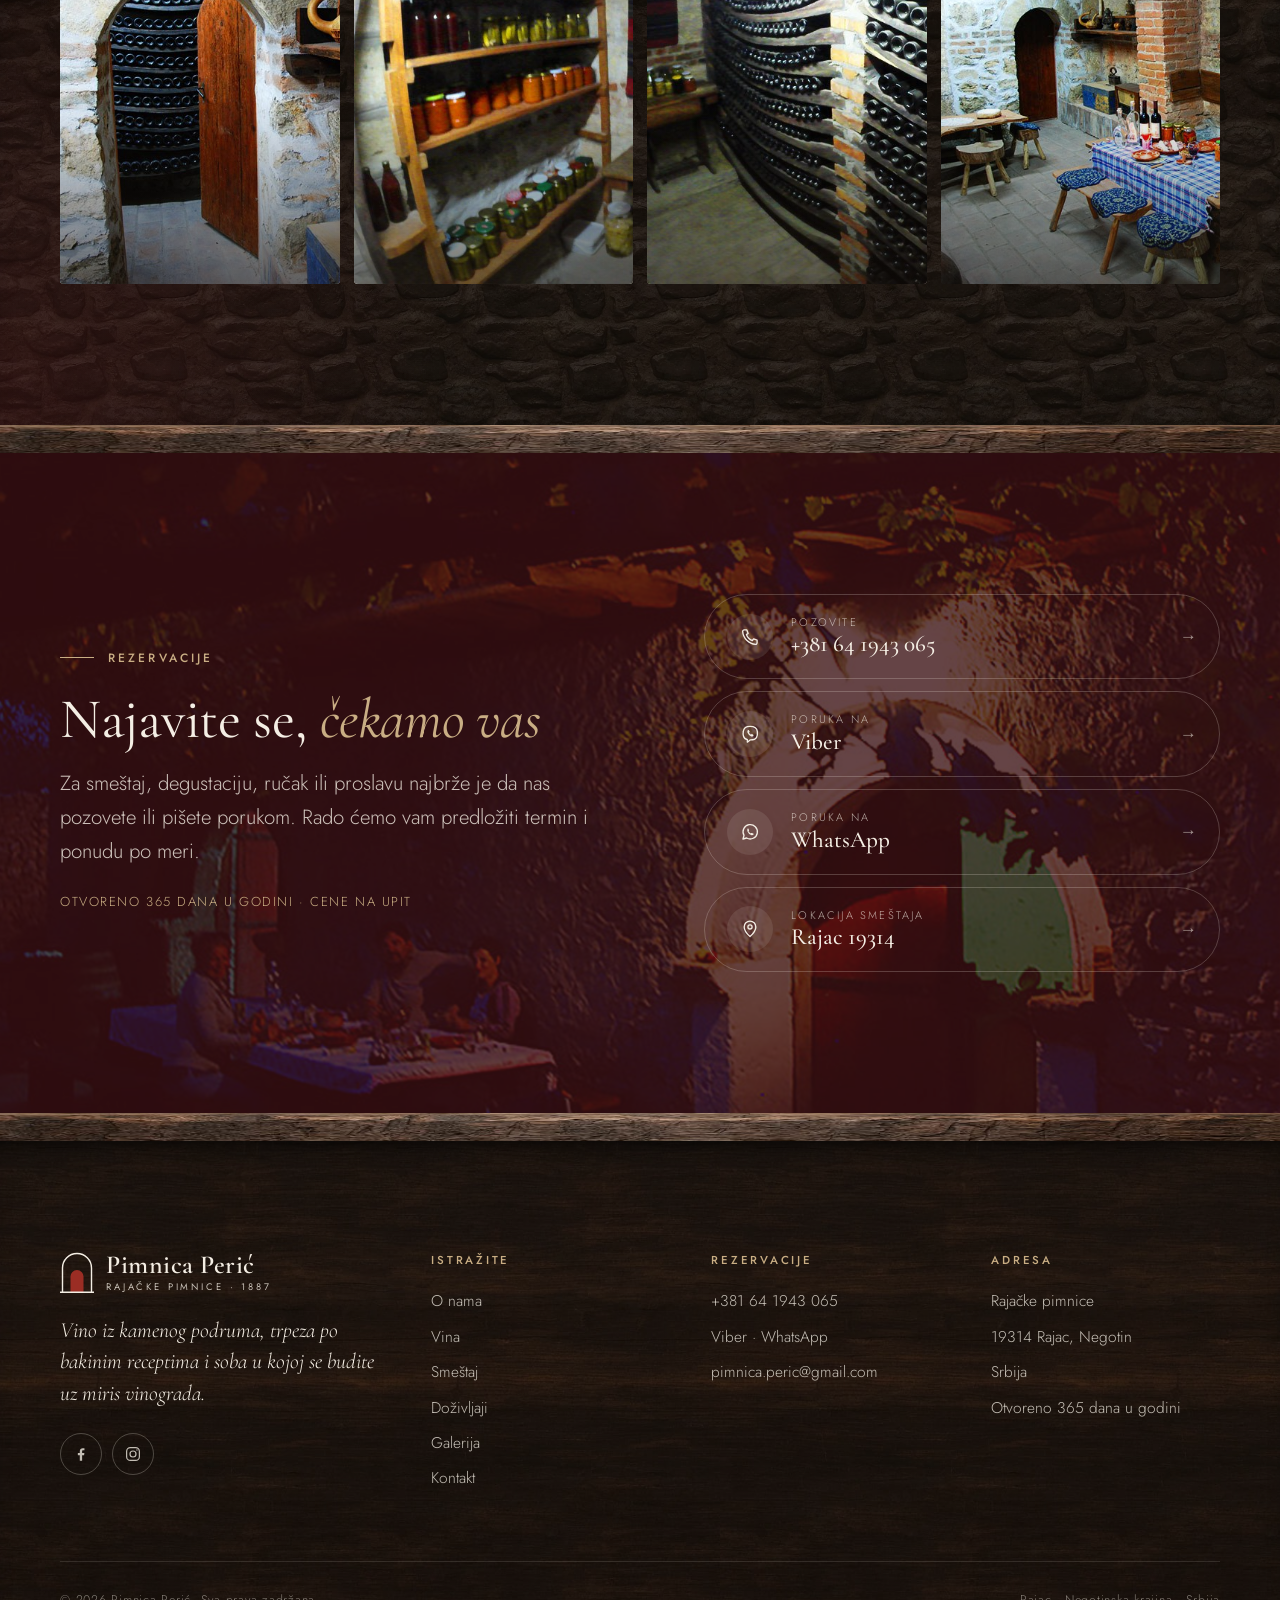
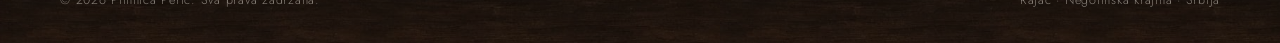
<file: smestaj.html>
<!doctype html>
<html lang="sr-Latn">
<head>
<meta charset="utf-8">
<meta name="robots" content="noindex, nofollow">
<meta name="viewport" content="width=device-width, initial-scale=1">
<title data-i="t.stay">Etno smeštaj — Pimnica Perić | 5 soba u selu Rajac</title>
<meta name="description" content="Etno smeštaj Perić u selu Rajac kod Negotina: 5 soba za 14 gostiju, degustaciona sala sa 30 mesta, vinski podrum i špajz sa domaćom zimnicom.">
<link rel="icon" href="favicon.svg" type="image/svg+xml">
<link rel="preconnect" href="https://fonts.googleapis.com">
<link rel="preconnect" href="https://fonts.gstatic.com" crossorigin>
<link href="https://fonts.googleapis.com/css2?family=Cormorant+Garamond:ital,wght@0,400;0,500;0,600;1,400;1,500&family=Jost:wght@300;400;500&display=swap" rel="stylesheet">
<link rel="stylesheet" href="style.css">
<link rel="preload" as="image" href="vrata-levo.jpg">
<link rel="preload" as="image" href="vrata-desno.jpg">
</head>
<body>
<!-- @header -->
<script>try{if(!sessionStorage.getItem('pp-intro')&&!/[?&]shot\b/.test(location.search)&&!matchMedia('(prefers-reduced-motion: reduce)').matches){document.documentElement.classList.add('intro');sessionStorage.setItem('pp-intro','1')}}catch(e){}</script>
<div class="intro-screen" aria-hidden="true">
  <div class="intro-mark">
    <div class="intro-door"><span class="leaf l"></span><span class="leaf r"></span></div>
    <svg class="intro-arch" viewBox="0 0 190 240"><path pathLength="1" d="M8 240V103a87 87 0 0 1 174 0v137"/><line pathLength="1" x1="-14" y1="240" x2="204" y2="240"/></svg>
  </div>
  <div class="intro-text"><b>Pimnica Perić</b><span>Rajac · 1887</span></div>
</div>
<header class="site-header" id="top">
  <div class="wrap header-inner">
    <a class="logo" href="index.html" aria-label="Pimnica Perić">
      <svg viewBox="0 0 34 42" aria-hidden="true"><path d="M2.5 41V17a14.5 14.5 0 0 1 29 0v24" fill="none" stroke="currentColor" stroke-width="1.4"/><path d="M10.5 41V25.5a6.5 6.5 0 0 1 13 0V41Z" fill="#9B2D24"/><path d="M17 19v22" stroke="#3A1013" stroke-width=".8" opacity=".6"/><path d="M0 41.3h34" stroke="currentColor" stroke-width="1.4"/></svg>
      <span class="logo-text"><span class="logo-name">Pimnica Perić</span><span class="logo-sub" data-i="logo.sub">Rajačke pimnice · 1887</span></span>
    </a>
    <nav class="nav" id="nav" aria-label="Glavna navigacija">
      <a href="o-nama.html" data-i="nav.about">O nama</a>
      <a href="vina.html" data-i="nav.wines">Vina</a>
      <a href="smestaj.html" aria-current="page" data-i="nav.stay">Smeštaj</a>
      <a href="dozivljaji.html" data-i="nav.exp">Doživljaji</a>
      <a href="galerija.html" data-i="nav.gallery">Galerija</a>
      <a href="kontakt.html" data-i="nav.contact">Kontakt</a>
    </nav>
    <div class="header-tools">
      <div class="lang" role="group" aria-label="Jezik / Language / Limba">
        <button type="button" data-lang="sr" aria-pressed="true">SR</button><span>/</span><button type="button" data-lang="en" aria-pressed="false">EN</button><span>/</span><button type="button" data-lang="ro" aria-pressed="false">RO</button>
      </div>
      <a class="header-call" href="tel:+381641943065"><svg aria-hidden="true"><use href="icons.svg#phone"/></svg><span class="txt">064 1943 065</span></a>
    </div>
    <button class="burger" type="button" aria-label="Meni" aria-expanded="false" aria-controls="nav"><span></span></button>
  </div>
</header>
<!-- /@header -->

<main>
  <section class="hero page-hero">
    <div class="ph-arch"><div class="ph-open"><div class="hero-media"><img src="sala-2.jpg" alt="Degustaciona sala sa kamenim zidovima" data-i-alt="alt.sala" style="object-position: center 60%"></div></div><span class="ph-stone" aria-hidden="true"></span></div>
    <div class="wrap hero-content">
      <span class="eyebrow" data-i="st.eyebrow">Etno smeštaj Perić</span>
      <h1 data-i="st.title">Probudite se <em>u selu Rajac</em></h1>
      <p class="lead" data-i="st.lead">Pet soba za četrnaest gostiju u porodičnom domaćinstvu, nadomak Rajačkih pimnica.</p>
    </div>
  </section>

  <!-- uvod -->
  <section class="section">
    <div class="wrap">
      <div class="split wide-left" style="align-items:start">
        <div class="reveal">
          <span class="eyebrow" data-i="st.i.eyebrow">Apartmani Perić</span>
          <h2 data-i="st.i.title">Domaćinstvo <em>kao nekada</em></h2>
          <p class="serif-lead" data-i="st.i.p1">U seoskom domaćinstvu porodice Perić u selu Rajac, odmah uz regionalni put, a ipak ušuškano u prirodu, nalaze se apartmani Perić.</p>
        </div>
        <div class="reveal d1">
          <p class="muted" data-i="st.i.p2">Sobe su ukusno nameštene starinskim nameštajem, ćilimima i ručnim radovima. U sklopu kuće su degustaciona sala i restoran za doručak i večernja druženja, vinski podrum i špajz sa tradicionalnim specijalitetima: domaćim ajvarom, turšijom i slatkom.</p>
          <p class="muted" data-i="st.i.p3">Iz domaćinstva do pimnice stižete za nekoliko minuta, pa dan možete provesti u kamenom naselju, a veče uz vino u sali.</p>
        </div>
      </div>
      <div class="facts reveal" style="margin-top: clamp(50px,6vw,80px)">
        <div class="fact"><b>5</b><span data-i="st.f1">soba</span></div>
        <div class="fact"><b>14</b><span data-i="st.f2">gostiju</span></div>
        <div class="fact"><b>30</b><span data-i="st.f3">mesta u sali</span></div>
        <div class="fact"><b>365</b><span data-i="h.f3">dana otvoreno</span></div>
      </div>
    </div>
  </section>

  <!-- sobe -->
  <section class="section bg-paper" id="sobe">
    <div class="wrap">
      <div class="section-head reveal">
        <span class="eyebrow" data-i="st.r.eyebrow">Sobe</span>
        <h2 data-i="st.r.title">Izaberite <em>svoju sobu</em></h2>
        <p class="lead" data-i="st.r.lead">Dve dvokrevetne, dve trokrevetne i jedna četvorokrevetna soba. Dve sobe imaju sopstveno kupatilo.</p>
      </div>

      <div class="planner reveal" id="planer">
        <div class="pl-count">
          <span class="pl-label" data-i="st.p.q">Koliko vas dolazi?</span>
          <div class="pl-stepper">
            <button type="button" class="pl-btn" data-step="-1" aria-label="−1">−</button>
            <output class="pl-num" aria-live="polite">2</output>
            <button type="button" class="pl-btn" data-step="1" aria-label="+1">+</button>
          </div>
          <div class="pl-seats" aria-hidden="true"></div>
          <span class="pl-max" data-i="st.p.max">do 14 gostiju u 5 soba</span>
        </div>
        <div class="pl-result" aria-live="polite">
          <span class="pl-label" data-i="st.p.r">Predlažemo</span>
          <p class="pl-rooms">Soba 3</p>
          <p class="pl-sum"></p>
          <p class="pl-note" data-i="st.p.note">Predlog je okviran — konačan raspored dogovaramo zajedno, telefonom ili porukom.</p>
        </div>
        <div class="pl-actions">
          <a class="btn" href="tel:+381641943065"><svg aria-hidden="true"><use href="icons.svg#phone"/></svg>064 1943 065</a>
          <a class="btn btn-ghost" href="viber://chat?number=%2B381641943065"><svg aria-hidden="true"><use href="icons.svg#viber"/></svg>Viber</a>
          <a class="btn btn-ghost" href="https://wa.me/381641943065" target="_blank" rel="noopener"><svg aria-hidden="true"><use href="icons.svg#whatsapp"/></svg>WhatsApp</a>
        </div>
      </div>
      <div class="rooms">
        <article class="room reveal" data-room="1" data-cap="3" data-own="1">
          <div class="img-card"><img src="soba-1.jpg" alt="Soba 1 sa kovanim krevetom i ćilimom" data-i-alt="alt.r1" loading="lazy"></div>
          <div class="room-body">
            <span class="room-num" data-i="st.type3">Trokrevetna soba</span>
            <h3 data-i="st.r1">Soba 1</h3>
            <ul>
              <li><svg aria-hidden="true"><use href="icons.svg#bed"/></svg><span data-i="st.b1">Francuski ležaj i jedan krevet</span></li>
              <li><svg aria-hidden="true"><use href="icons.svg#bath"/></svg><span data-i="st.own">Sopstveno kupatilo i WC</span></li>
              <li><svg aria-hidden="true"><use href="icons.svg#wardrobe"/></svg><span data-i="st.ward">Garderober</span></li>
            </ul>
            <div class="guests"><b>3</b><span data-i="st.guests">gosta</span></div>
          </div>
        </article>
        <article class="room reveal d1" data-room="2" data-cap="4" data-own="1">
          <div class="img-card"><img src="soba-2.jpg" alt="Soba 2, četvorokrevetna" data-i-alt="alt.r2" loading="lazy"></div>
          <div class="room-body">
            <span class="room-num" data-i="st.type4">Četvorokrevetna soba</span>
            <h3 data-i="st.r2">Soba 2</h3>
            <ul>
              <li><svg aria-hidden="true"><use href="icons.svg#bed"/></svg><span data-i="st.b2">Francuski ležaj i dva kreveta</span></li>
              <li><svg aria-hidden="true"><use href="icons.svg#bath"/></svg><span data-i="st.own">Sopstveno kupatilo i WC</span></li>
              <li><svg aria-hidden="true"><use href="icons.svg#users"/></svg><span data-i="st.fam">Idealna za porodicu</span></li>
            </ul>
            <div class="guests"><b>4</b><span data-i="st.guests">gosta</span></div>
          </div>
        </article>
        <article class="room reveal d2" data-room="3" data-cap="2" data-own="0">
          <div class="img-card"><img src="soba-3.jpg" alt="Soba 3 sa narandžastim prekrivačem" data-i-alt="alt.r3" loading="lazy"></div>
          <div class="room-body">
            <span class="room-num" data-i="st.type2">Dvokrevetna soba</span>
            <h3 data-i="st.r3">Soba 3</h3>
            <ul>
              <li><svg aria-hidden="true"><use href="icons.svg#bed"/></svg><span data-i="st.b3">Francuski ležaj</span></li>
              <li><svg aria-hidden="true"><use href="icons.svg#bath"/></svg><span data-i="st.shared">Zajedničko kupatilo</span></li>
              <li><svg aria-hidden="true"><use href="icons.svg#wardrobe"/></svg><span data-i="st.ward">Garderober</span></li>
            </ul>
            <div class="guests"><b>2</b><span data-i="st.guests">gosta</span></div>
          </div>
        </article>
        <article class="room reveal" data-room="4" data-cap="2" data-own="0">
          <div class="img-card"><img src="soba-4.jpg" alt="Soba 4 sa dva velika kauča" data-i-alt="alt.r4" loading="lazy"></div>
          <div class="room-body">
            <span class="room-num" data-i="st.type2">Dvokrevetna soba</span>
            <h3 data-i="st.r4">Soba 4</h3>
            <ul>
              <li><svg aria-hidden="true"><use href="icons.svg#bed"/></svg><span data-i="st.b4">Dva velika kauča</span></li>
              <li><svg aria-hidden="true"><use href="icons.svg#bath"/></svg><span data-i="st.shared">Zajedničko kupatilo</span></li>
              <li><svg aria-hidden="true"><use href="icons.svg#wardrobe"/></svg><span data-i="st.ward">Garderober</span></li>
            </ul>
            <div class="guests"><b>2</b><span data-i="st.guests">gosta</span></div>
          </div>
        </article>
        <article class="room reveal d1" data-room="5" data-cap="3" data-own="0">
          <div class="img-card"><img src="soba-5.jpg" alt="Soba 5 sa crvenim prekrivačem" data-i-alt="alt.r5" loading="lazy"></div>
          <div class="room-body">
            <span class="room-num" data-i="st.type3">Trokrevetna soba</span>
            <h3 data-i="st.r5">Soba 5</h3>
            <ul>
              <li><svg aria-hidden="true"><use href="icons.svg#bed"/></svg><span data-i="st.b1">Francuski ležaj i jedan krevet</span></li>
              <li><svg aria-hidden="true"><use href="icons.svg#bath"/></svg><span data-i="st.shared">Zajedničko kupatilo</span></li>
              <li><svg aria-hidden="true"><use href="icons.svg#wardrobe"/></svg><span data-i="st.ward">Garderober</span></li>
            </ul>
            <div class="guests"><b>3</b><span data-i="st.guests">gosta</span></div>
          </div>
        </article>
        <article class="room room-cta on-dark reveal d2">
          <div class="room-body">
            <span class="eyebrow" data-i="r.eyebrow">Rezervacije</span>
            <h3 data-i="st.cta.t">Rezervišite sobu</h3>
            <p data-i="st.cta.p">Javite nam datume i broj gostiju pozivom ili porukom, a mi ćemo vam predložiti najbolji raspored soba. Cene na upit.</p>
            <div class="room-cta-links">
              <a class="btn btn-light" href="tel:+381641943065"><svg aria-hidden="true"><use href="icons.svg#phone"/></svg>064 1943 065</a>
              <a class="btn btn-outline-light" href="viber://chat?number=%2B381641943065"><svg aria-hidden="true"><use href="icons.svg#viber"/></svg>Viber</a>
              <a class="btn btn-outline-light" href="https://wa.me/381641943065" target="_blank" rel="noopener"><svg aria-hidden="true"><use href="icons.svg#whatsapp"/></svg>WhatsApp</a>
            </div>
          </div>
        </article>
      </div>
    </div>
  </section>

  <!-- zajednički prostori -->
  <section class="section bg-night on-dark">
    <div class="wrap">
      <div class="split wide-right" style="margin-bottom: clamp(50px,6vw,80px)">
        <div class="arch-frame reveal"><div class="arch ratio-portrait"><img src="sala-1.jpg" alt="Degustaciona sala" data-i-alt="alt.sala" loading="lazy"></div></div>
        <div class="reveal d1">
          <span class="eyebrow" data-i="st.c.eyebrow">Zajednički prostori</span>
          <h2 data-i="st.c.title">Sala, podrum <em>i špajz</em></h2>
          <p class="lead" data-i="st.c.lead">Pod kamenim svodovima degustacione sale služi se doručak, a uveče se otvaraju boce iz podruma i iznosi zimnica iz špajza.</p>
          <div class="amenities two">
            <div class="amenity"><svg aria-hidden="true"><use href="icons.svg#table"/></svg><h4 data-i="st.a1.t">Degustaciona sala</h4><p data-i="st.a1.d">Restoran za doručak i degustaciju vina, sa 30 mesta.</p></div>
            <div class="amenity"><svg aria-hidden="true"><use href="icons.svg#cellar"/></svg><h4 data-i="st.a2.t">Vinski podrum</h4><p data-i="st.a2.d">Vina i rakije porodice Perić, nadohvat ruke.</p></div>
            <div class="amenity"><svg aria-hidden="true"><use href="icons.svg#jar"/></svg><h4 data-i="st.a3.t">Špajz</h4><p data-i="st.a3.d">Domaći ajvar, ljutenica, turšija i slatko, za trpezu i za poneti.</p></div>
            <div class="amenity"><svg aria-hidden="true"><use href="icons.svg#leaf"/></svg><h4 data-i="st.a4.t">Selo i priroda</h4><p data-i="st.a4.d">Mir, čist vazduh i pimnice na samo nekoliko minuta.</p></div>
          </div>
        </div>
      </div>
      <div class="dish-grid strip4 reveal">
        <div class="dish"><div class="img-card"><img src="podrum-vrata.jpg" alt="Lučna vrata vinskog podruma" data-i-alt="alt.cellardoor" loading="lazy"></div></div>
        <div class="dish"><div class="img-card"><img src="spajz.jpg" alt="Špajz sa zimnicom" data-i-alt="alt.spajz" loading="lazy"></div></div>
        <div class="dish"><div class="img-card"><img src="podrum-flase.jpg" alt="Police sa bocama u vinskom podrumu" data-i-alt="alt.cellar" loading="lazy"></div></div>
        <div class="dish"><div class="img-card"><img src="sala-2.jpg" alt="Degustaciona sala" data-i-alt="alt.sala" loading="lazy"></div></div>
      </div>
    </div>
  </section>

  <section class="section cta on-dark" id="rezervacija">
    <div class="cta-bg"><img src="pimnica-noc.jpg" alt="" loading="lazy" data-parallax=".15"></div>
    <div class="wrap cta-inner">
      <div class="reveal">
        <span class="eyebrow" data-i="r.eyebrow">Rezervacije</span>
        <h2 data-i="r.title">Najavite se, <em>čekamo vas</em></h2>
        <p class="lead" data-i="r.lead">Za smeštaj, degustaciju, ručak ili proslavu najbrže je da nas pozovete ili pišete porukom. Rado ćemo vam predložiti termin i ponudu po meri.</p>
        <p class="note" data-i="r.note">Otvoreno 365 dana u godini · Cene na upit</p>
      </div>
      <div class="contact-cards reveal d1">
        <a class="ccard" href="tel:+381641943065"><span class="ic"><svg aria-hidden="true"><use href="icons.svg#phone"/></svg></span><span><small data-i="r.c1">Pozovite</small><b>+381 64 1943 065</b></span><span class="arr">→</span></a>
        <a class="ccard" href="viber://chat?number=%2B381641943065"><span class="ic"><svg aria-hidden="true"><use href="icons.svg#viber"/></svg></span><span><small data-i="r.c2">Poruka na</small><b>Viber</b></span><span class="arr">→</span></a>
        <a class="ccard" href="https://wa.me/381641943065" target="_blank" rel="noopener"><span class="ic"><svg aria-hidden="true"><use href="icons.svg#whatsapp"/></svg></span><span><small data-i="r.c2">Poruka na</small><b>WhatsApp</b></span><span class="arr">→</span></a>
        <a class="ccard" href="kontakt.html#lokacije"><span class="ic"><svg aria-hidden="true"><use href="icons.svg#pin"/></svg></span><span><small data-i="r.c5">Lokacija smeštaja</small><b>Rajac 19314</b></span><span class="arr">→</span></a>
      </div>
    </div>
  </section>
</main>

<!-- @footer -->
<footer class="site-footer">
  <div class="wrap">
    <div class="footer-top">
      <div>
        <a class="logo" href="index.html" aria-label="Pimnica Perić">
          <svg viewBox="0 0 34 42" aria-hidden="true"><path d="M2.5 41V17a14.5 14.5 0 0 1 29 0v24" fill="none" stroke="currentColor" stroke-width="1.4"/><path d="M10.5 41V25.5a6.5 6.5 0 0 1 13 0V41Z" fill="#9B2D24"/><path d="M0 41.3h34" stroke="currentColor" stroke-width="1.4"/></svg>
          <span class="logo-text"><span class="logo-name">Pimnica Perić</span><span class="logo-sub" data-i="logo.sub">Rajačke pimnice · 1887</span></span>
        </a>
        <p class="footer-claim" data-i="f.claim">Vino iz kamenog podruma, trpeza po bakinim receptima i soba u kojoj se budite uz miris vinograda.</p>
        <div class="socials">
          <a href="https://www.facebook.com/Rajačko-vinogorje-Pimnica-Perić-1439563833025537" target="_blank" rel="noopener" aria-label="Facebook"><svg aria-hidden="true"><use href="icons.svg#facebook"/></svg></a>
          <a href="https://www.instagram.com/pimnica_peric_zeljko/" target="_blank" rel="noopener" aria-label="Instagram"><svg aria-hidden="true"><use href="icons.svg#instagram"/></svg></a>
        </div>
      </div>
      <div>
        <h5 data-i="f.explore">Istražite</h5>
        <ul>
          <li><a href="o-nama.html" data-i="nav.about">O nama</a></li>
          <li><a href="vina.html" data-i="nav.wines">Vina</a></li>
          <li><a href="smestaj.html" data-i="nav.stay">Smeštaj</a></li>
          <li><a href="dozivljaji.html" data-i="nav.exp">Doživljaji</a></li>
          <li><a href="galerija.html" data-i="nav.gallery">Galerija</a></li>
          <li><a href="kontakt.html" data-i="nav.contact">Kontakt</a></li>
        </ul>
      </div>
      <div>
        <h5 data-i="f.book">Rezervacije</h5>
        <ul>
          <li><a href="tel:+381641943065">+381 64 1943 065</a></li>
          <li><a href="viber://chat?number=%2B381641943065">Viber</a> · <a href="https://wa.me/381641943065" target="_blank" rel="noopener">WhatsApp</a></li>
          <li><a href="mailto:pimnica.peric@gmail.com">pimnica.peric@gmail.com</a></li>
        </ul>
      </div>
      <div>
        <h5 data-i="f.address">Adresa</h5>
        <ul>
          <li data-i="f.addr1">Rajačke pimnice</li>
          <li>19314 Rajac, Negotin</li>
          <li data-i="f.country">Srbija</li>
          <li data-i="f.open">Otvoreno 365 dana u godini</li>
        </ul>
      </div>
    </div>
    <div class="footer-bottom">
      <span>© <span data-year>2026</span> Pimnica Perić. <span data-i="f.rights">Sva prava zadržana.</span></span>
      <span data-i="f.tag">Rajac · Negotinska krajina · Srbija</span>
    </div>
  </div>
</footer>

<div class="mobile-bar" aria-label="Brzi kontakt">
  <a href="tel:+381641943065"><svg aria-hidden="true"><use href="icons.svg#phone"/></svg><span data-i="m.call">Pozovi</span></a>
  <a href="viber://chat?number=%2B381641943065"><svg aria-hidden="true"><use href="icons.svg#viber"/></svg>Viber</a>
  <a href="https://wa.me/381641943065" target="_blank" rel="noopener"><svg aria-hidden="true"><use href="icons.svg#whatsapp"/></svg>WhatsApp</a>
</div>
<!-- /@footer -->
<script src="i18n.js"></script>
<script src="app.js"></script>
</body>
</html>
</file>
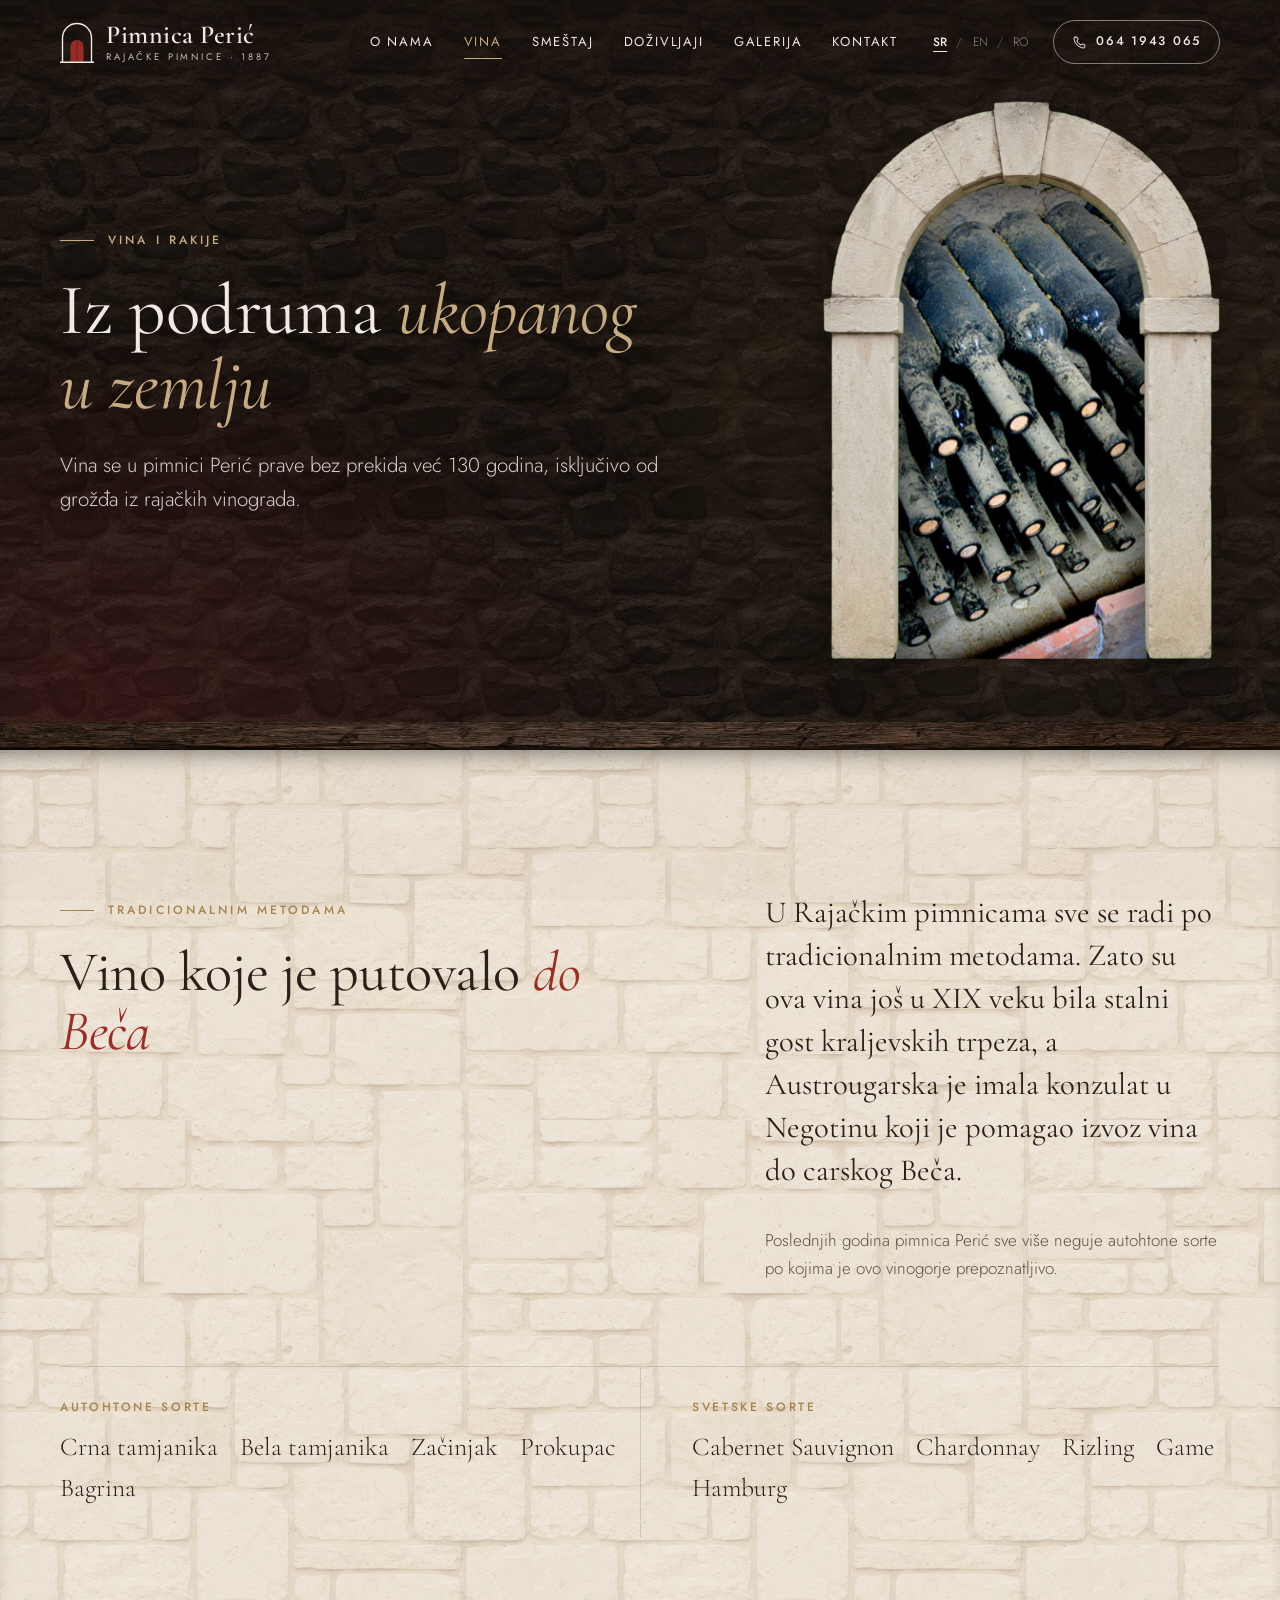
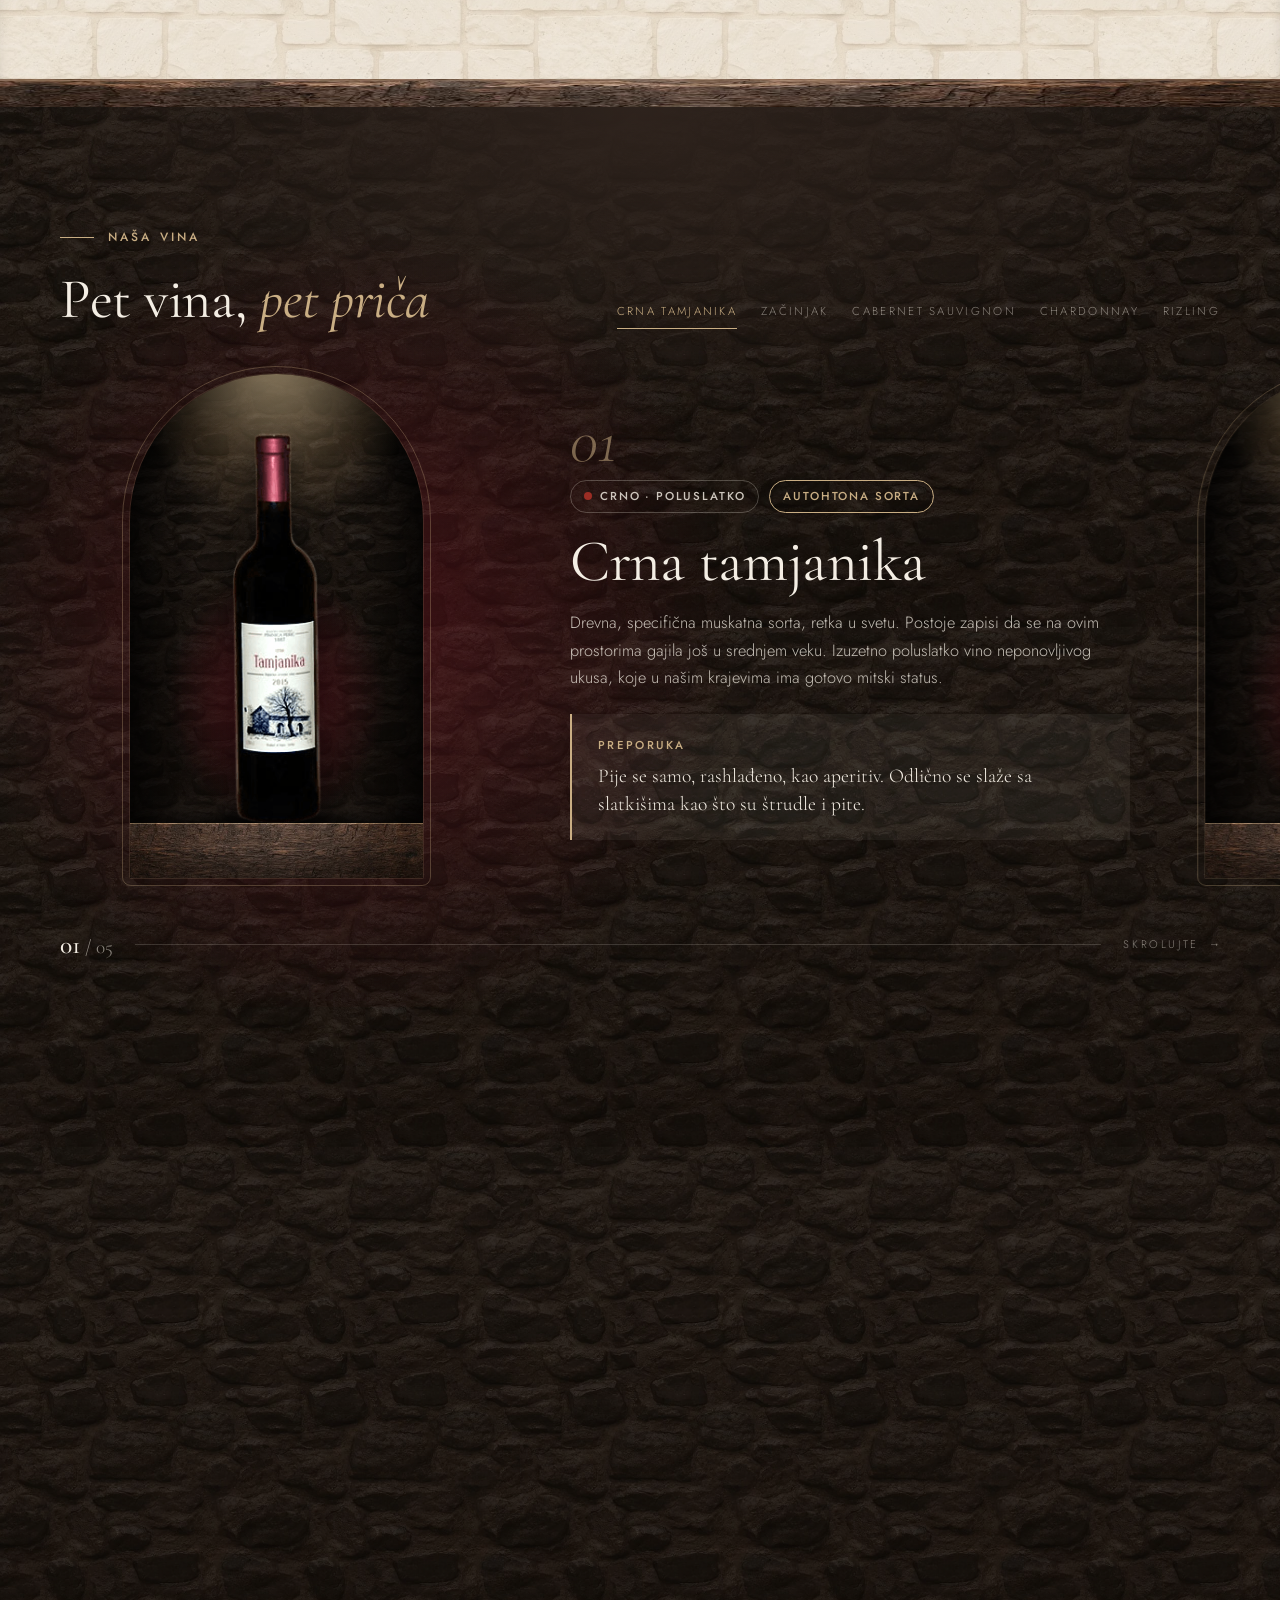
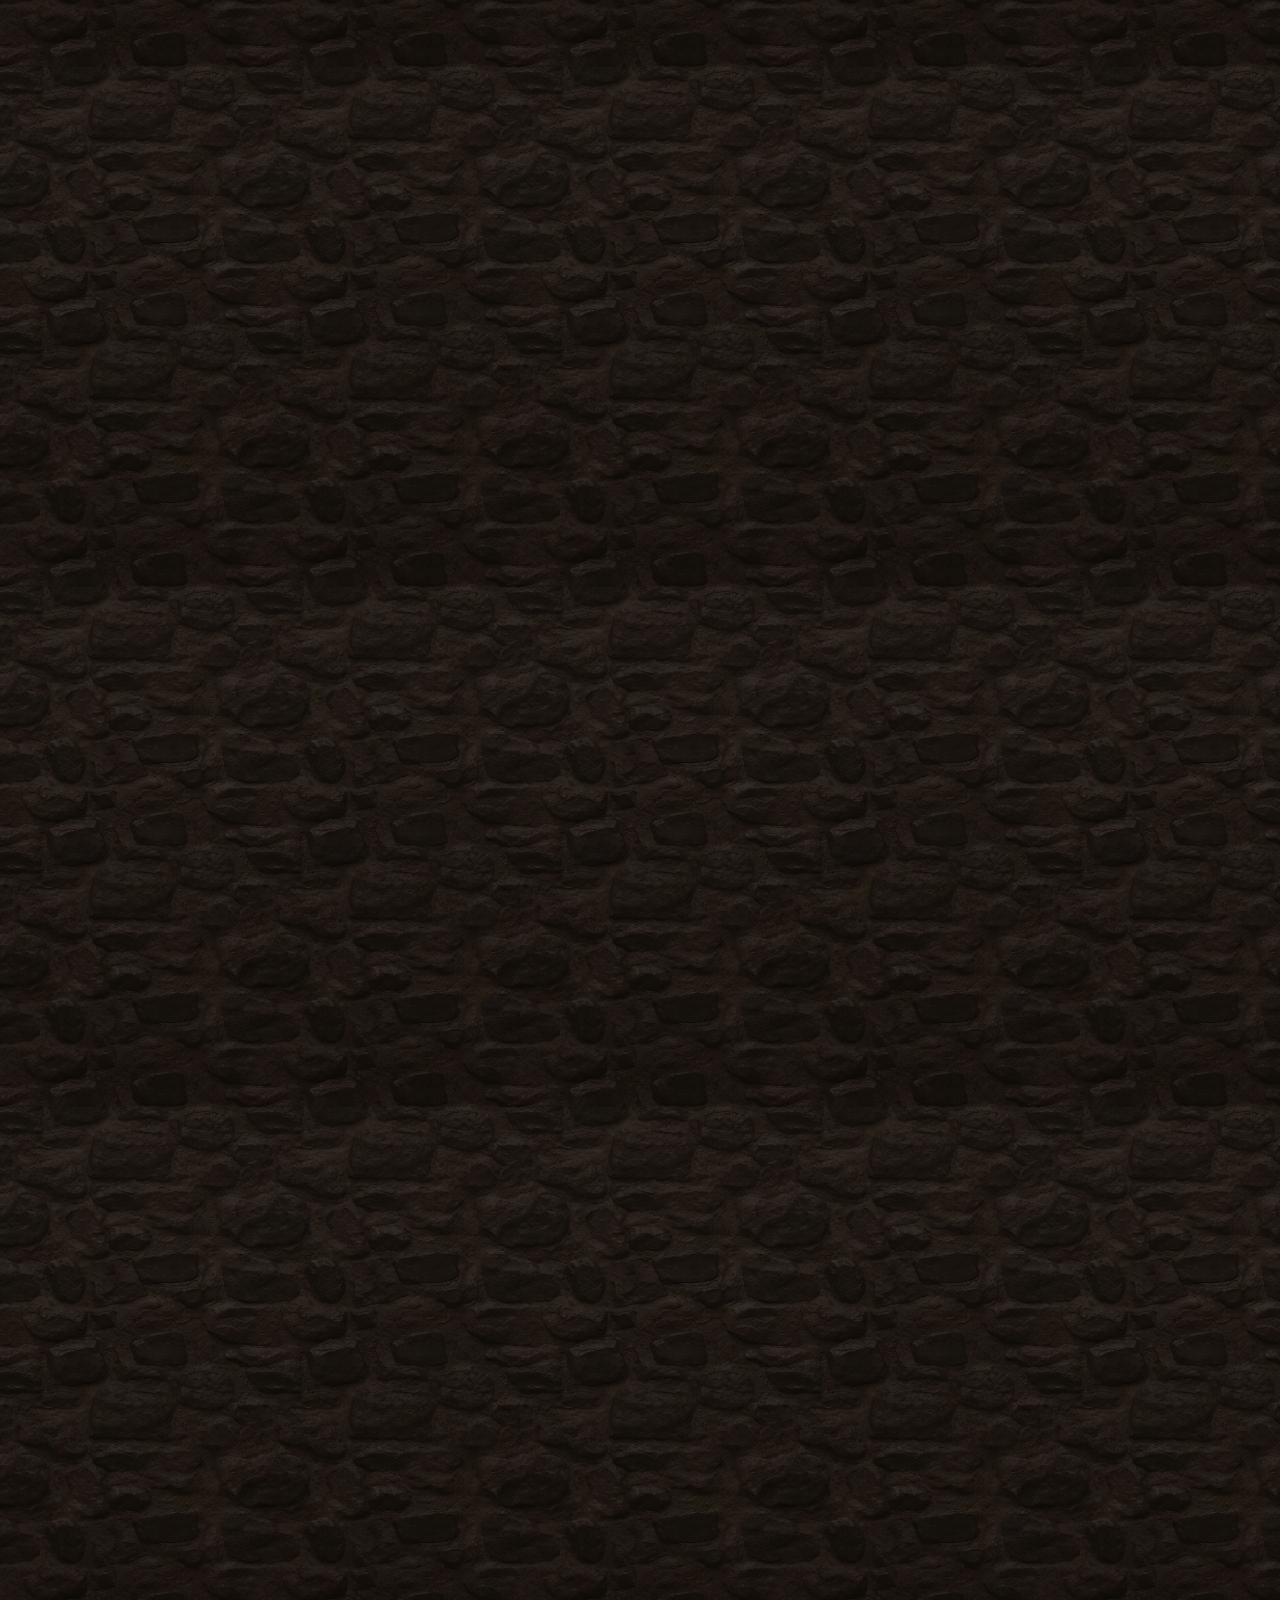
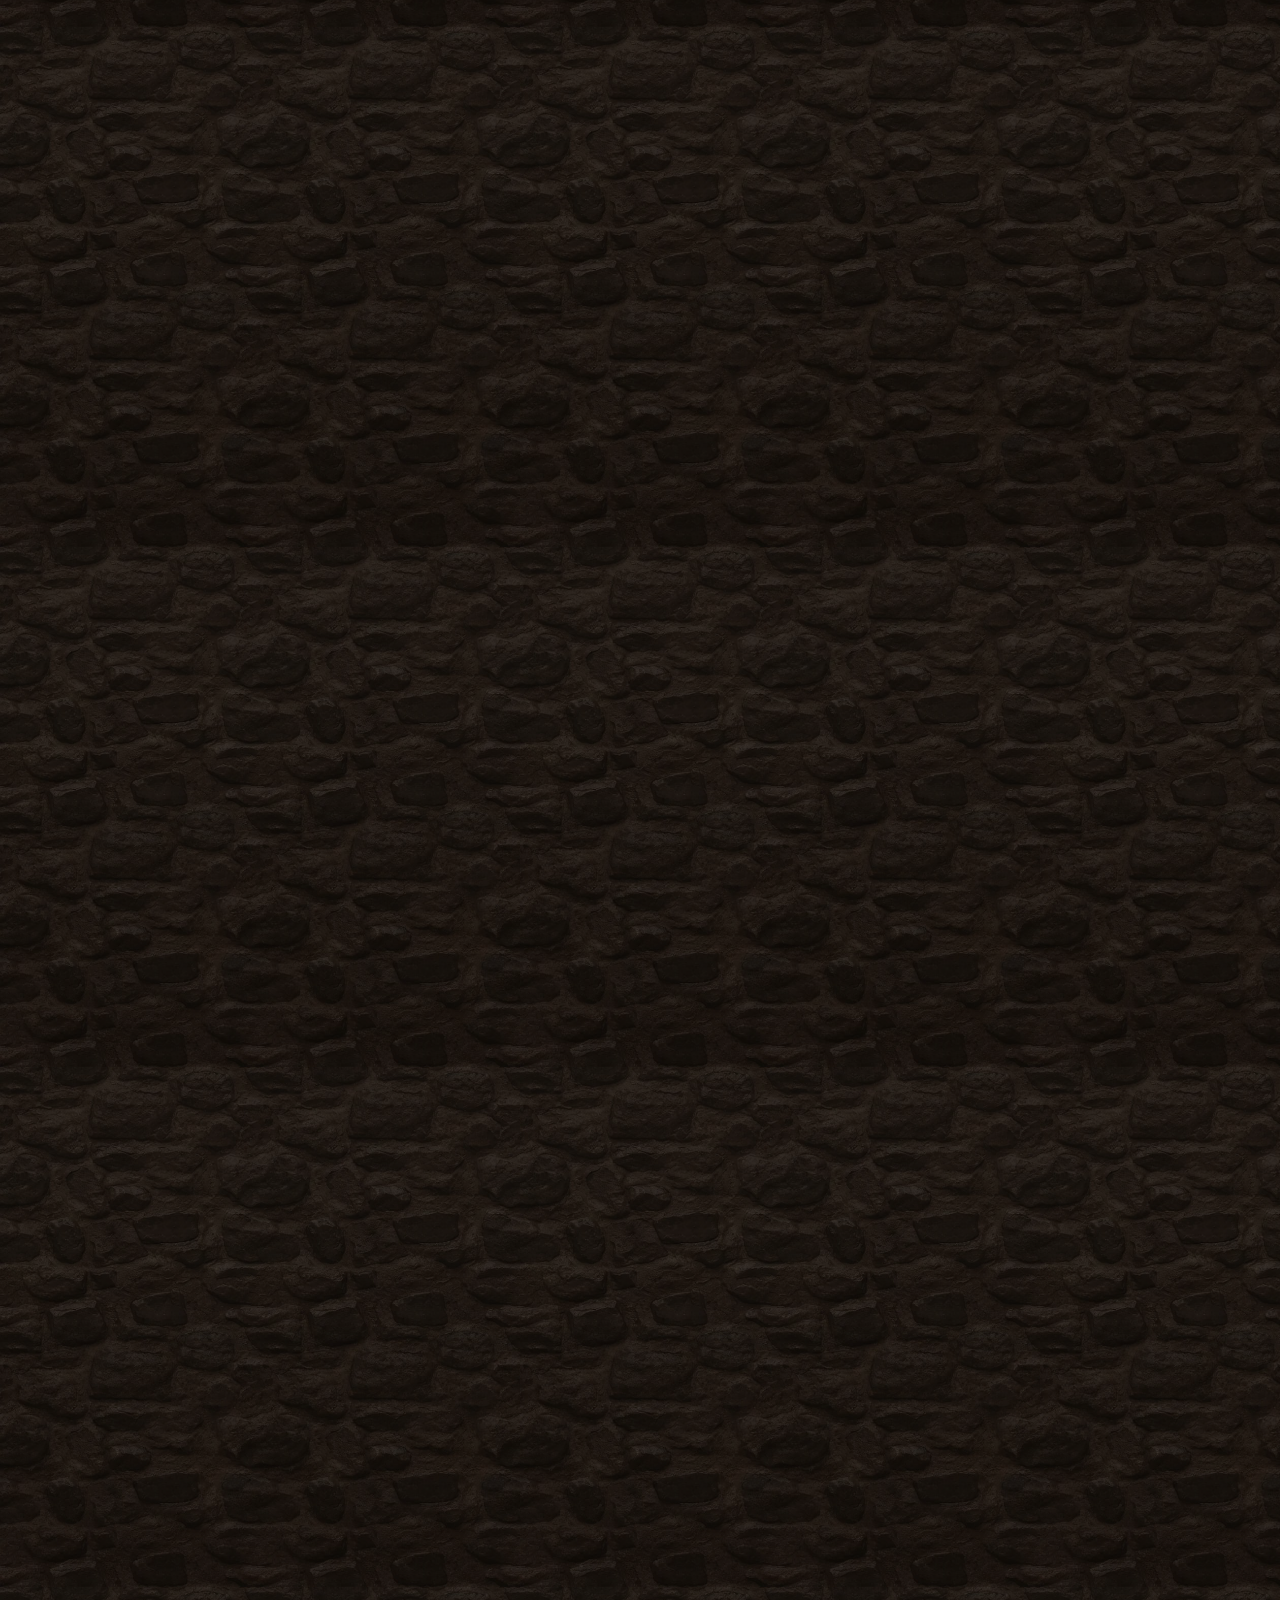
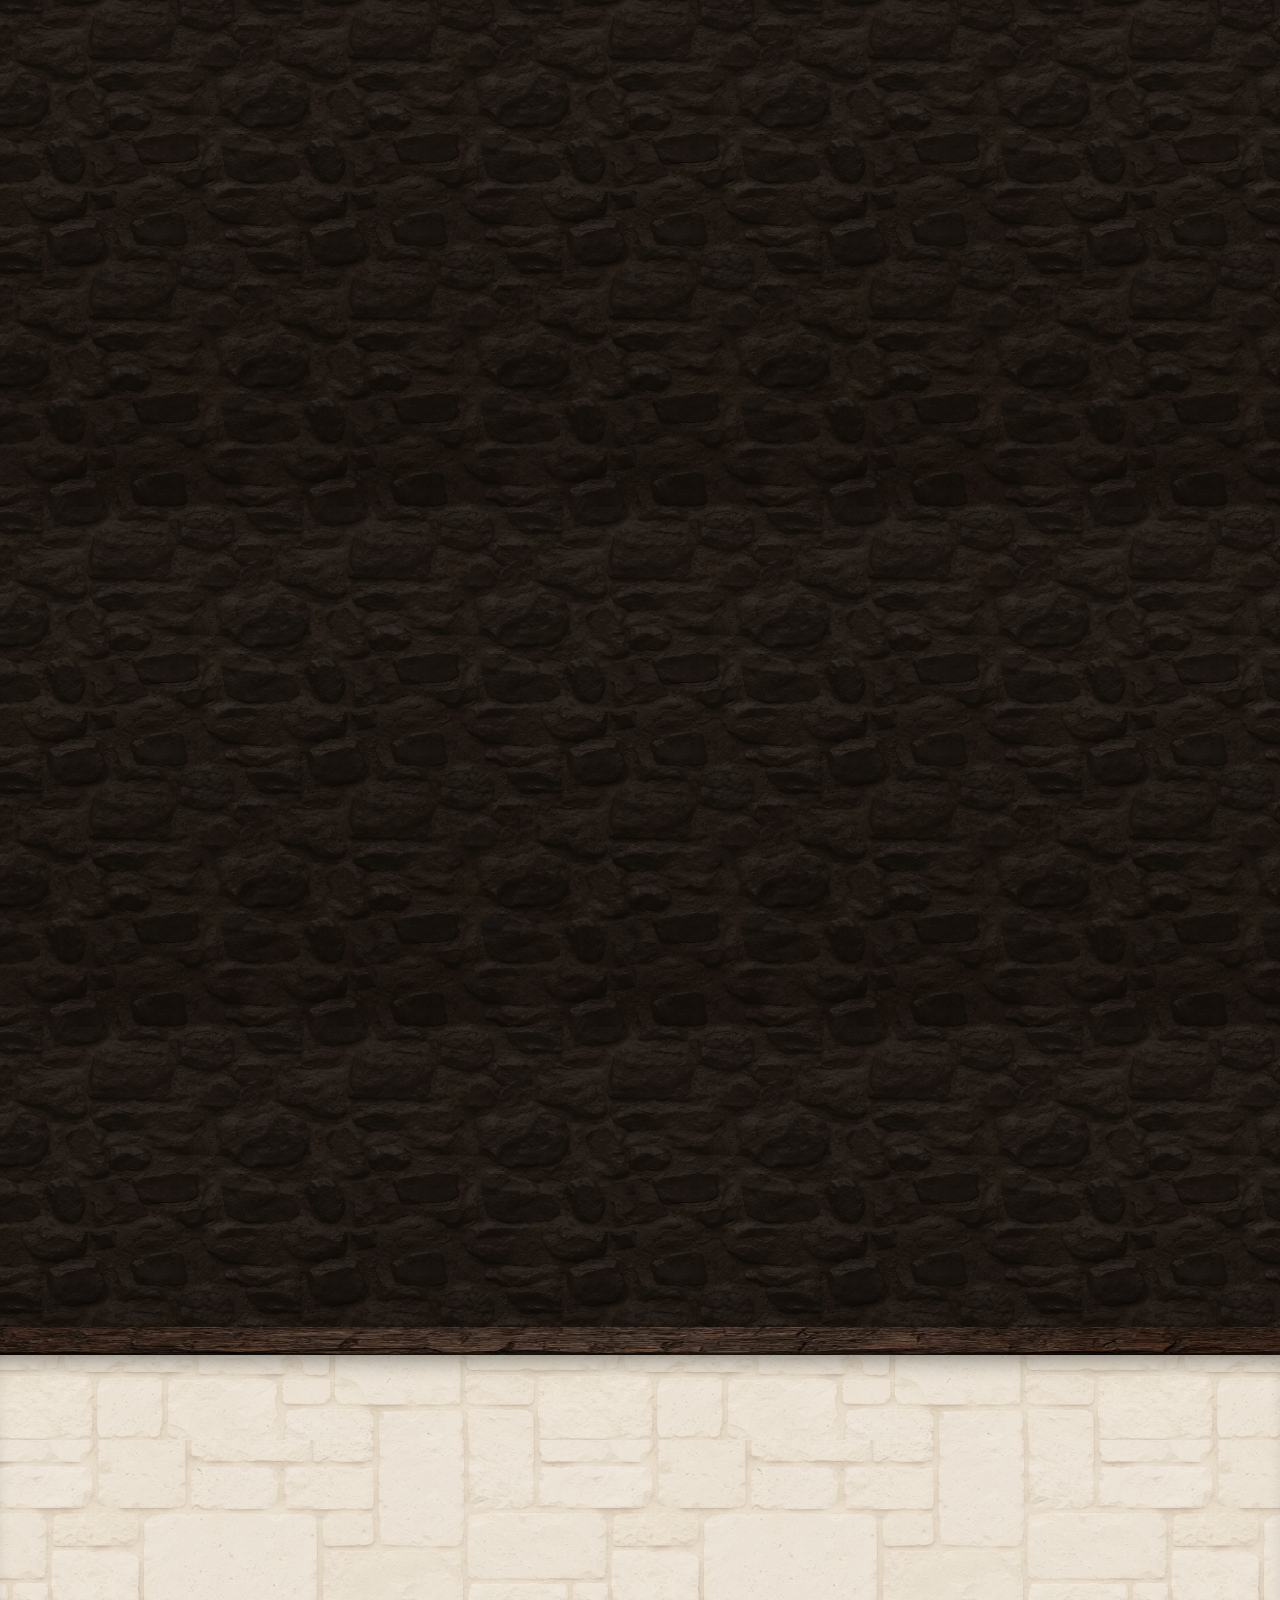
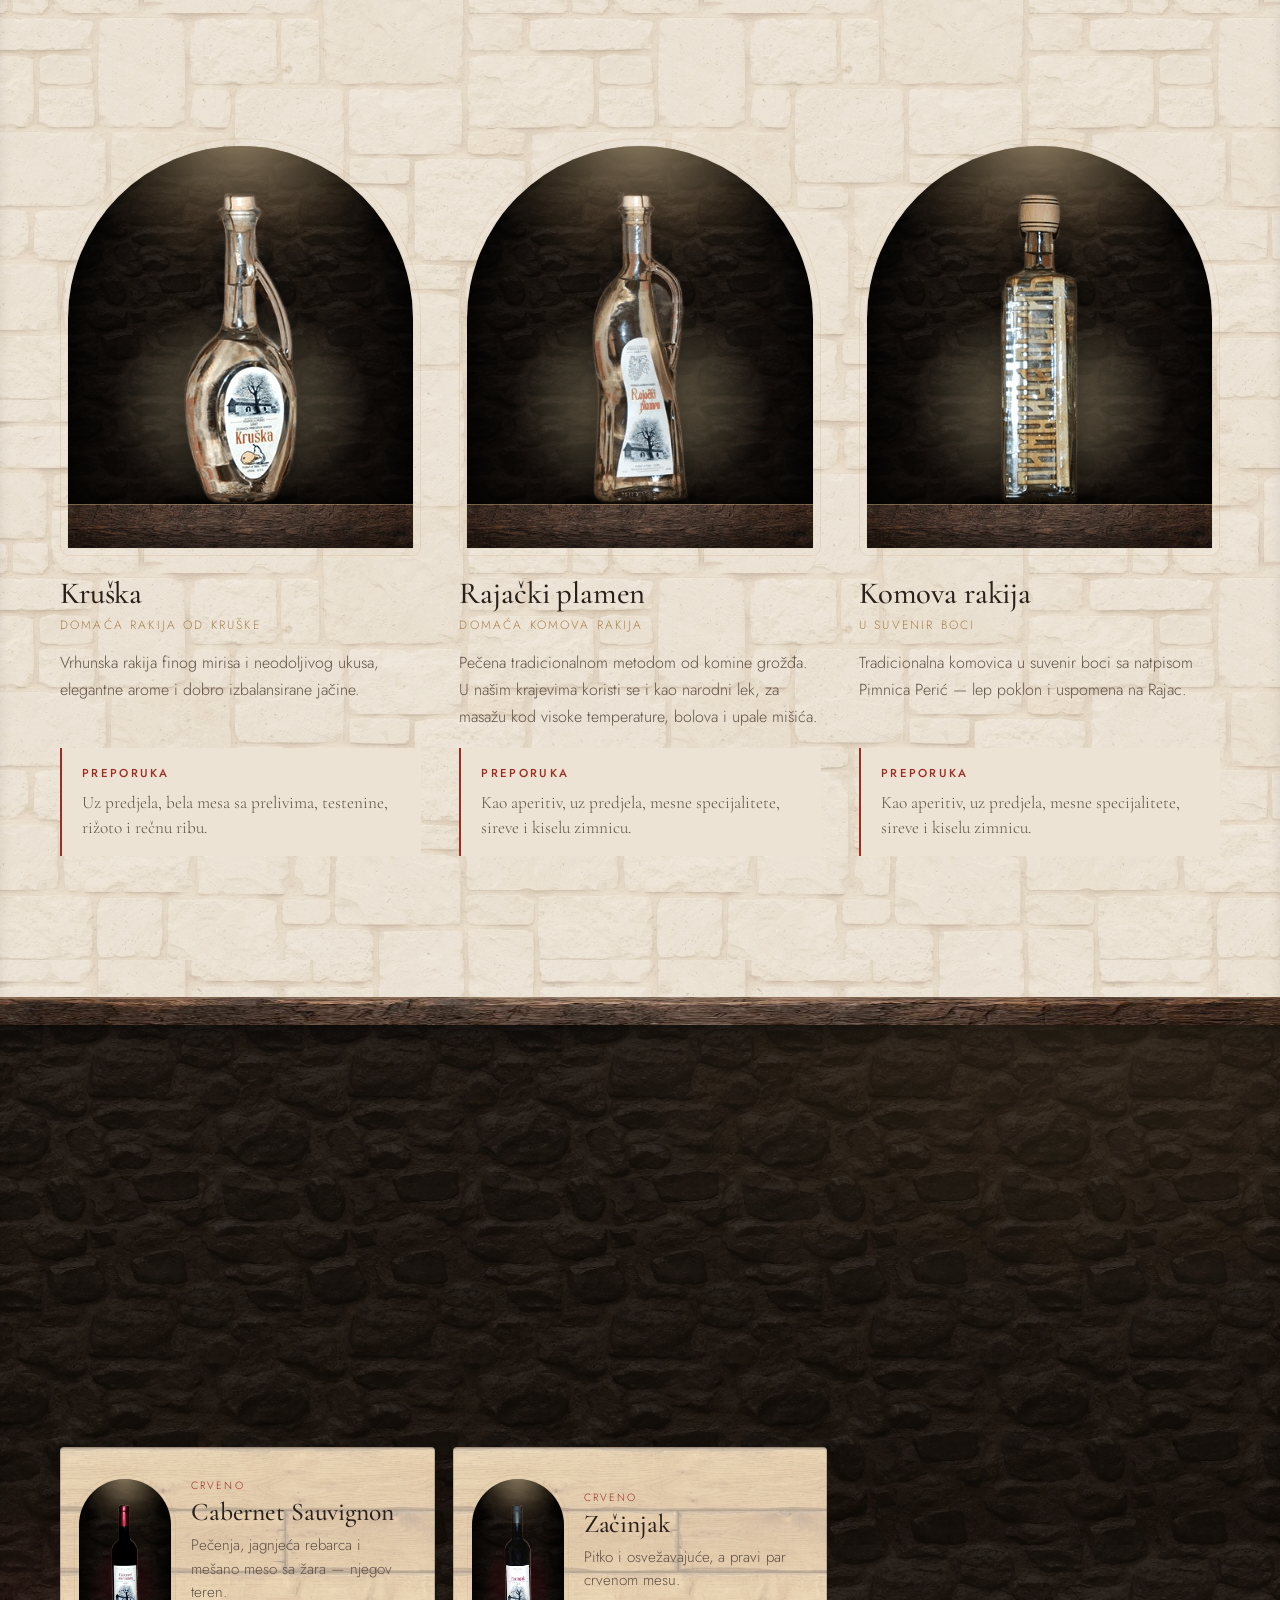
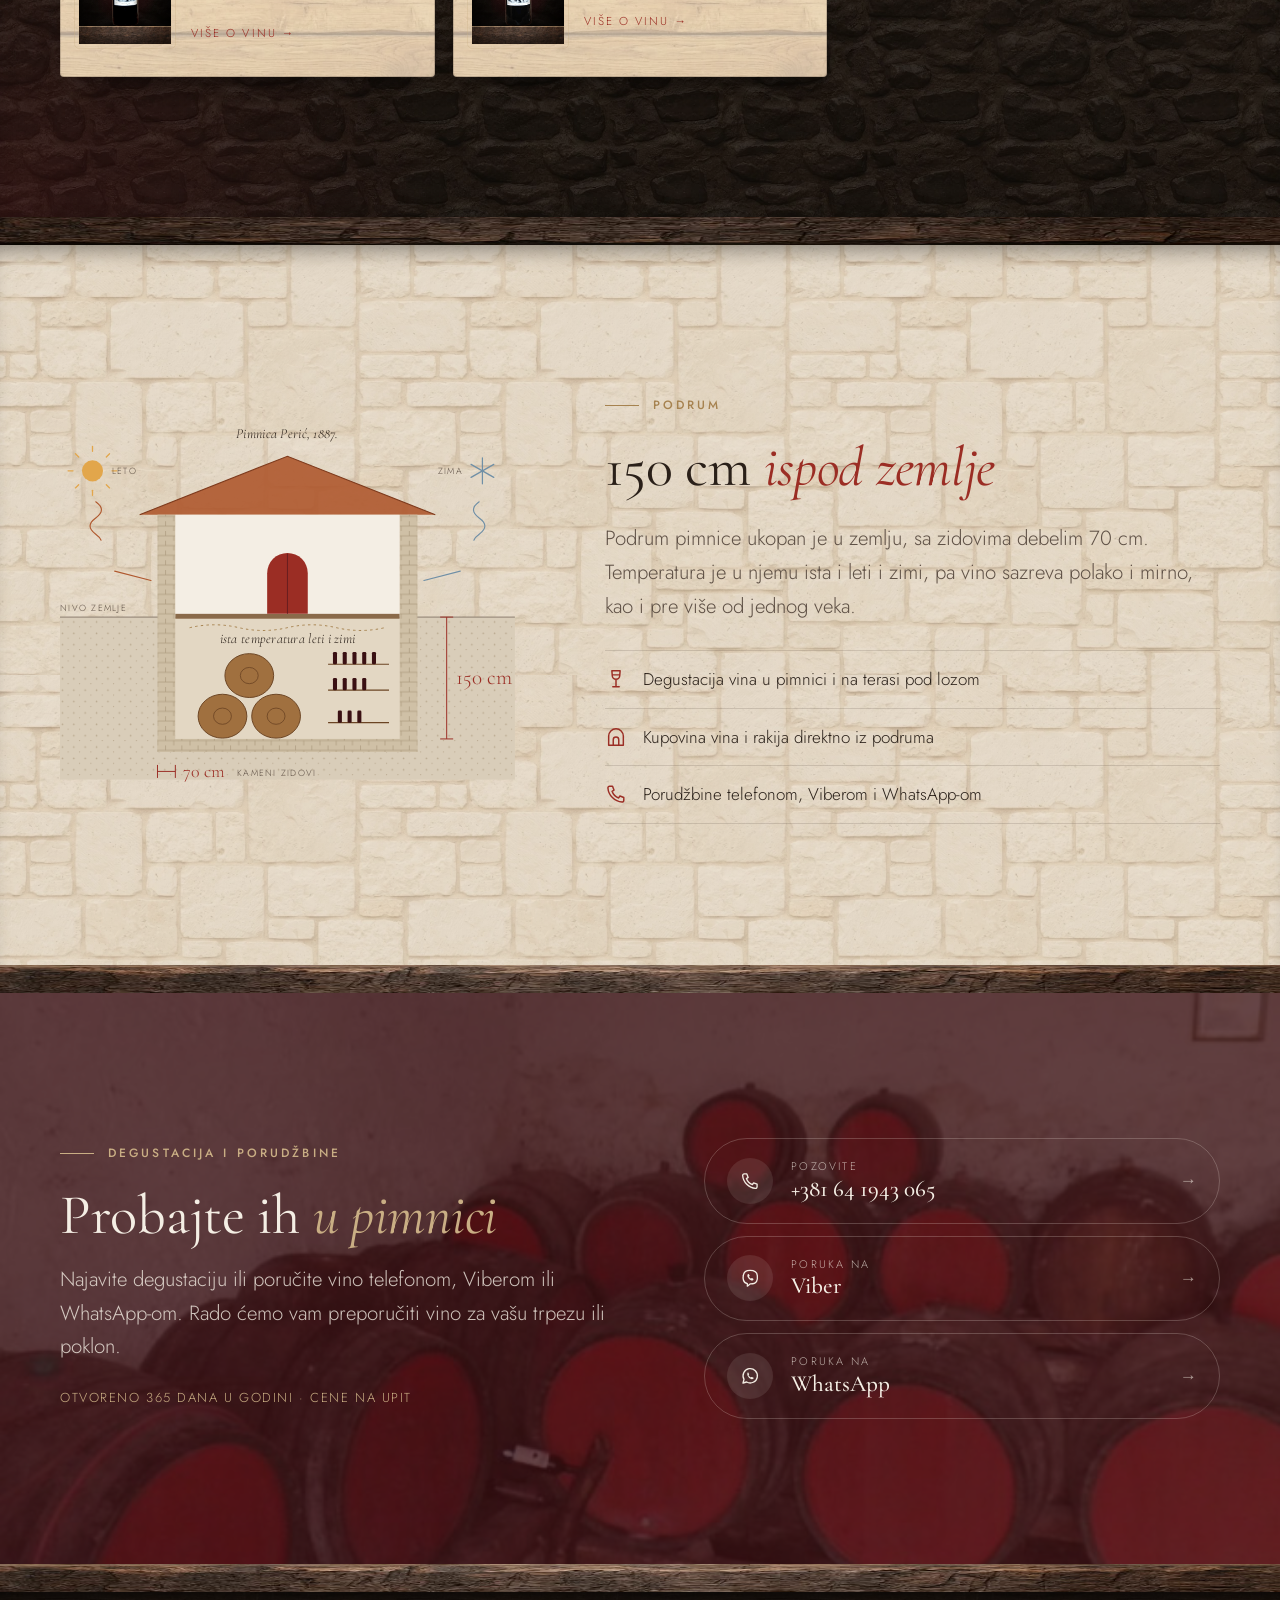
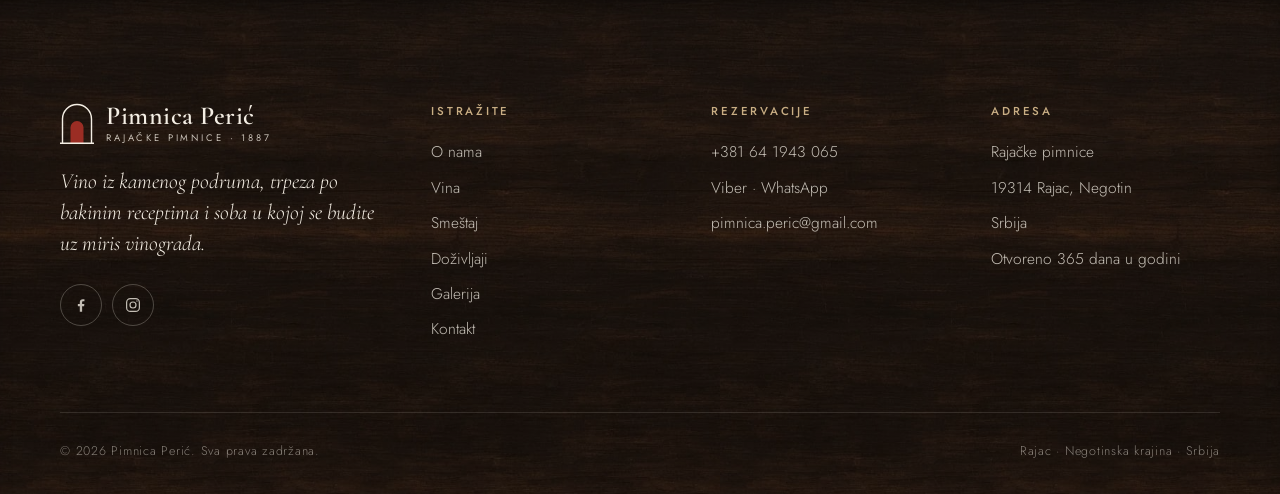
<file: vina.html>
<!doctype html>
<html lang="sr-Latn">
<head>
<meta charset="utf-8">
<meta name="robots" content="noindex, nofollow">
<meta name="viewport" content="width=device-width, initial-scale=1">
<title data-i="t.wines">Vina i rakije — Pimnica Perić | Crna tamjanika, Začinjak, Cabernet</title>
<meta name="description" content="Vina pimnice Perić iz Rajačkih pimnica: crna tamjanika, začinjak, cabernet sauvignon, chardonnay i rizling, i domaće rakije. Preporuke uz jelo.">
<link rel="icon" href="favicon.svg" type="image/svg+xml">
<link rel="preconnect" href="https://fonts.googleapis.com">
<link rel="preconnect" href="https://fonts.gstatic.com" crossorigin>
<link href="https://fonts.googleapis.com/css2?family=Cormorant+Garamond:ital,wght@0,400;0,500;0,600;1,400;1,500&family=Jost:wght@300;400;500&display=swap" rel="stylesheet">
<link rel="stylesheet" href="style.css">
<link rel="preload" as="image" href="vrata-levo.jpg">
<link rel="preload" as="image" href="vrata-desno.jpg">
</head>
<body>
<!-- @header -->
<script>try{if(!sessionStorage.getItem('pp-intro')&&!/[?&]shot\b/.test(location.search)&&!matchMedia('(prefers-reduced-motion: reduce)').matches){document.documentElement.classList.add('intro');sessionStorage.setItem('pp-intro','1')}}catch(e){}</script>
<div class="intro-screen" aria-hidden="true">
  <div class="intro-mark">
    <div class="intro-door"><span class="leaf l"></span><span class="leaf r"></span></div>
    <svg class="intro-arch" viewBox="0 0 190 240"><path pathLength="1" d="M8 240V103a87 87 0 0 1 174 0v137"/><line pathLength="1" x1="-14" y1="240" x2="204" y2="240"/></svg>
  </div>
  <div class="intro-text"><b>Pimnica Perić</b><span>Rajac · 1887</span></div>
</div>
<header class="site-header" id="top">
  <div class="wrap header-inner">
    <a class="logo" href="index.html" aria-label="Pimnica Perić">
      <svg viewBox="0 0 34 42" aria-hidden="true"><path d="M2.5 41V17a14.5 14.5 0 0 1 29 0v24" fill="none" stroke="currentColor" stroke-width="1.4"/><path d="M10.5 41V25.5a6.5 6.5 0 0 1 13 0V41Z" fill="#9B2D24"/><path d="M17 19v22" stroke="#3A1013" stroke-width=".8" opacity=".6"/><path d="M0 41.3h34" stroke="currentColor" stroke-width="1.4"/></svg>
      <span class="logo-text"><span class="logo-name">Pimnica Perić</span><span class="logo-sub" data-i="logo.sub">Rajačke pimnice · 1887</span></span>
    </a>
    <nav class="nav" id="nav" aria-label="Glavna navigacija">
      <a href="o-nama.html" data-i="nav.about">O nama</a>
      <a href="vina.html" aria-current="page" data-i="nav.wines">Vina</a>
      <a href="smestaj.html" data-i="nav.stay">Smeštaj</a>
      <a href="dozivljaji.html" data-i="nav.exp">Doživljaji</a>
      <a href="galerija.html" data-i="nav.gallery">Galerija</a>
      <a href="kontakt.html" data-i="nav.contact">Kontakt</a>
    </nav>
    <div class="header-tools">
      <div class="lang" role="group" aria-label="Jezik / Language / Limba">
        <button type="button" data-lang="sr" aria-pressed="true">SR</button><span>/</span><button type="button" data-lang="en" aria-pressed="false">EN</button><span>/</span><button type="button" data-lang="ro" aria-pressed="false">RO</button>
      </div>
      <a class="header-call" href="tel:+381641943065"><svg aria-hidden="true"><use href="icons.svg#phone"/></svg><span class="txt">064 1943 065</span></a>
    </div>
    <button class="burger" type="button" aria-label="Meni" aria-expanded="false" aria-controls="nav"><span></span></button>
  </div>
</header>
<!-- /@header -->

<main>
  <section class="hero page-hero">
    <div class="ph-arch"><div class="ph-open"><div class="hero-media"><img src="galerija-10.jpg" alt="Stare boce vina u podrumu" data-i-alt="alt.bottles"></div></div><span class="ph-stone" aria-hidden="true"></span></div>
    <div class="wrap hero-content">
      <span class="eyebrow" data-i="v.eyebrow">Vina i rakije</span>
      <h1 data-i="v.title">Iz podruma <em>ukopanog u zemlju</em></h1>
      <p class="lead" data-i="v.lead">Vina se u pimnici Perić prave bez prekida već 130 godina, isključivo od grožđa iz rajačkih vinograda.</p>
    </div>
  </section>

  <!-- uvod + sorte -->
  <section class="section">
    <div class="wrap">
      <div class="split wide-left" style="align-items:start">
        <div class="reveal">
          <span class="eyebrow" data-i="v.i.eyebrow">Tradicionalnim metodama</span>
          <h2 data-i="v.i.title">Vino koje je putovalo <em>do Beča</em></h2>
        </div>
        <div class="reveal d1">
          <p class="serif-lead" data-i="v.i.p1">U Rajačkim pimnicama sve se radi po tradicionalnim metodama. Zato su ova vina još u XIX veku bila stalni gost kraljevskih trpeza, a Austrougarska je imala konzulat u Negotinu koji je pomagao izvoz vina do carskog Beča.</p>
          <p class="muted" data-i="v.i.p2">Poslednjih godina pimnica Perić sve više neguje autohtone sorte po kojima je ovo vinogorje prepoznatljivo.</p>
        </div>
      </div>
      <div class="varieties reveal" style="margin-top: clamp(40px,5vw,70px)">
        <div>
          <h4 data-i="v.var2">Autohtone sorte</h4>
          <ul><li data-i="v.vr1">Crna tamjanika</li><li data-i="v.vr2">Bela tamjanika</li><li>Začinjak</li><li>Prokupac</li><li>Bagrina</li></ul>
        </div>
        <div>
          <h4 data-i="v.var1">Svetske sorte</h4>
          <ul><li>Cabernet Sauvignon</li><li>Chardonnay</li><li data-i="v.vr3">Rizling</li><li>Game</li><li>Hamburg</li></ul>
        </div>
      </div>
    </div>
  </section>

  <!-- vina: horizontalni skrol -->
  <section class="wine-h on-dark" id="vina-lista">
    <div class="wh-sticky">
      <div class="wrap wh-head">
        <div class="reveal">
          <span class="eyebrow" data-i="v.l.eyebrow">Naša vina</span>
          <h2 data-i="v.l.title">Pet vina, <em>pet priča</em></h2>
        </div>
        <nav class="wh-nav" aria-label="Vina"><a href="#tamjanika" class="on">Crna tamjanika</a><a href="#zacinjak">Začinjak</a><a href="#cabernet">Cabernet Sauvignon</a><a href="#chardonnay">Chardonnay</a><a href="#rizling" data-i="v.vr3">Rizling</a></nav>
      </div>
      <div class="wh-track">
        <article class="wpanel" id="tamjanika" style="--wc:#7a1424">
          <div class="wp-media"><div class="niche niche-lg"><img src="vino-tamjanika.png" alt="Boca crne tamjanike pimnice Perić"></div></div>
          <div class="wp-body">
            <span class="wp-num">01</span>
            <div class="wine-meta"><span class="tag"><i class="dot"></i><span data-i="v.w1.tag">Crno · poluslatko</span></span><span class="tag native" data-i="v.native">Autohtona sorta</span></div>
            <h3>Crna tamjanika</h3>
            <p class="story" data-i="v.w1.d">Drevna, specifična muskatna sorta, retka u svetu. Postoje zapisi da se na ovim prostorima gajila još u srednjem veku. Izuzetno poluslatko vino neponovljivog ukusa, koje u našim krajevima ima gotovo mitski status.</p>
            <div class="pairing"><b data-i="v.pair">Preporuka</b><p data-i="v.w1.p">Pije se samo, rashlađeno, kao aperitiv. Odlično se slaže sa slatkišima kao što su štrudle i pite.</p></div>
          </div>
        </article>
        <article class="wpanel" id="zacinjak" style="--wc:#6e1020">
          <div class="wp-media"><div class="niche niche-lg"><img src="vino-zacinjak.png" alt="Boca začinjka pimnice Perić"></div></div>
          <div class="wp-body">
            <span class="wp-num">02</span>
            <div class="wine-meta"><span class="tag"><i class="dot"></i><span data-i="v.red">Crveno</span></span><span class="tag native" data-i="v.native">Autohtona sorta</span></div>
            <h3>Začinjak</h3>
            <p class="story" data-i="v.w2.d">Sorta koja je gotovo izumrla i koje, prema istraživanjima, još jedino ima u Negotinskoj regiji. Vino koje ćete uzalud tražiti u prodavnicama — prelepe boje i bukea.</p>
            <div class="pairing"><b data-i="v.pair">Preporuka</b><p data-i="v.w2.p">Izuzetno pitko i osvežavajuće: uz crveno meso, pršut, šunku i jela pikantnog ukusa. Odlično ide uz fine masne zrele sireve.</p></div>
          </div>
        </article>
        <article class="wpanel" id="cabernet" style="--wc:#5e0f1b">
          <div class="wp-media"><div class="niche niche-lg"><img src="vino-cabernet.png" alt="Boca cabernet sauvignona pimnice Perić"></div></div>
          <div class="wp-body">
            <span class="wp-num">03</span>
            <div class="wine-meta"><span class="tag"><i class="dot"></i><span data-i="v.red">Crveno</span></span></div>
            <h3>Cabernet Sauvignon</h3>
            <p class="story" data-i="v.w3.d">Sorta sa najvećim potencijalom za najkvalitetnija vina. Puno vino jarke rubin crvene boje, elegantnog mirisa i snažnog tela, sa aromama crnog voća i začina. Odlične strukture i velike svežine, zbog čega je izuzetno dopadljivo.</p>
            <div class="pairing"><b data-i="v.pair">Preporuka</b><p data-i="v.w3.p">Uz pečenja, jagnjeća rebarca, mešano meso sa žara i hladna mesa. Lepo prati i divljač, pečurke i ovčji sir.</p></div>
          </div>
        </article>
        <article class="wpanel" id="chardonnay" style="--wc:#b8963a">
          <div class="wp-media"><div class="niche niche-lg"><img src="vino-chardonnay.png" alt="Boca chardonnaya pimnice Perić"></div></div>
          <div class="wp-body">
            <span class="wp-num">04</span>
            <div class="wine-meta"><span class="tag"><i class="dot white"></i><span data-i="v.white">Belo</span></span></div>
            <h3>Chardonnay</h3>
            <p class="story" data-i="v.w4.d">Bogatstvo ukusa i vrhunski kvalitet. Vino slamnasto žute boje, izrazito aromatičnog mirisa i kompleksne punoće, sa blagim tonom gorčine u pozadini koji podseća na suvu smokvu i badem.</p>
            <div class="pairing"><b data-i="v.pair">Preporuka</b><p data-i="v.w4.p">Uz morsku i rečnu ribu sa prelivima, ćuretinu, piletinu i svinjske specijalitete. Od sireva tvrdi i polutvrdi kačkavalj i kozji sir, od slatkiša voćni suvi kolači.</p></div>
          </div>
        </article>
        <article class="wpanel" id="rizling" style="--wc:#c2ad4c">
          <div class="wp-media"><div class="niche niche-lg"><img src="vino-rizling.png" alt="Boca rizlinga pimnice Perić"></div></div>
          <div class="wp-body">
            <span class="wp-num">05</span>
            <div class="wine-meta"><span class="tag"><i class="dot white"></i><span data-i="v.white">Belo</span></span></div>
            <h3 data-i="v.vr3">Rizling</h3>
            <p class="story" data-i="v.w5.d">Harmonično i lepo balansirano belo vino kristalne bistrine i limun žute boje, sa aromama citrusa i svežih jabuka.</p>
            <div class="pairing"><b data-i="v.pair">Preporuka</b><p data-i="v.w5.p">Uz hladna predjela, šunku, jela od belog mesa, belu ribu i tvrde sireve sa začinskim travama. Od slatkiša, kolač sa suvim voćem.</p></div>
          </div>
        </article>
      </div>
      <div class="wrap wh-foot" aria-hidden="true"><span class="wh-count"><b>01</b> / 05</span><span class="wh-progress"><i></i></span><span class="wh-hint" data-i="v.l.hint">Skrolujte</span></div>
    </div>
  </section>

  <!-- rakije -->
  <section class="section" id="rakije">
    <div class="wrap">
      <div class="section-head reveal">
        <span class="eyebrow" data-i="v.rk.eyebrow">Domaće rakije</span>
        <h2 data-i="v.rk.title">Za dobrodošlicu <em>i za zdravlje</em></h2>
        <p class="lead" data-i="v.rk.lead">Pečene na tradicionalan način, onako kako se u Krajini peku generacijama.</p>
      </div>
      <div class="rakija-grid">
        <article class="rakija reveal">
          <div class="niche"><img src="rakija-kruska.png" alt="Rakija od kruške" data-i-alt="alt.rk1" loading="lazy"></div>
          <h3 data-i="v.rk1.n">Kruška</h3>
          <span class="sub" data-i="v.rk1.s">Domaća rakija od kruške</span>
          <p data-i="v.rk1.d">Vrhunska rakija finog mirisa i neodoljivog ukusa, elegantne arome i dobro izbalansirane jačine.</p>
          <div class="pairing"><b data-i="v.pair">Preporuka</b><p data-i="v.rk1.p">Uz predjela, bela mesa sa prelivima, testenine, rižoto i rečnu ribu.</p></div>
        </article>
        <article class="rakija reveal d1">
          <div class="niche"><img src="rakija-rajacki-plamen.png" alt="Rakija Rajački plamen" data-i-alt="alt.rk2" loading="lazy"></div>
          <h3 data-i="v.rk2.n">Rajački plamen</h3>
          <span class="sub" data-i="v.rk2.s">Domaća komova rakija</span>
          <p data-i="v.rk2.d">Pečena tradicionalnom metodom od komine grožđa. U našim krajevima koristi se i kao narodni lek, za masažu kod visoke temperature, bolova i upale mišića.</p>
          <div class="pairing"><b data-i="v.pair">Preporuka</b><p data-i="v.rk2.p">Kao aperitiv, uz predjela, mesne specijalitete, sireve i kiselu zimnicu.</p></div>
        </article>
        <article class="rakija reveal d2">
          <div class="niche"><img src="rakija-komova.png" alt="Komova rakija u suvenir boci" data-i-alt="alt.rk3" loading="lazy"></div>
          <h3 data-i="v.rk3.n">Komova rakija</h3>
          <span class="sub" data-i="v.rk3.s">U suvenir boci</span>
          <p data-i="v.rk3.d">Tradicionalna komovica u suvenir boci sa natpisom Pimnica Perić — lep poklon i uspomena na Rajac.</p>
          <div class="pairing"><b data-i="v.pair">Preporuka</b><p data-i="v.rk2.p">Kao aperitiv, uz predjela, mesne specijalitete, sireve i kiselu zimnicu.</p></div>
        </article>
      </div>
    </div>
  </section>

  <!-- vinski vodič -->
  <section class="section bg-night on-dark" id="vodic">
    <div class="wrap">
      <div class="split" style="align-items:end">
        <div class="reveal">
          <span class="eyebrow" data-i="v.f.eyebrow">Vinski vodič</span>
          <h2 data-i="v.f.title">Šta je večeras <em>na trpezi?</em></h2>
        </div>
        <p class="lead reveal d1" data-i="v.f.lead">Izaberite jelo, a mi ćemo vam reći koje vino ili rakija iz našeg podruma mu najbolje pristaje — po preporukama domaćina.</p>
      </div>
      <div class="finder-opts reveal" role="group" aria-label="Jelo">
        <button type="button" data-dish="rostilj" aria-pressed="true" data-i="v.f.o1">Roštilj i pečenje</button>
        <button type="button" data-dish="divljac" aria-pressed="false" data-i="v.f.o2">Divljač i pečurke</button>
        <button type="button" data-dish="predjela" aria-pressed="false" data-i="v.f.o3">Pršut i predjela</button>
        <button type="button" data-dish="riba" aria-pressed="false" data-i="v.f.o4">Riba</button>
        <button type="button" data-dish="belo" aria-pressed="false" data-i="v.f.o5">Belo meso</button>
        <button type="button" data-dish="sir" aria-pressed="false" data-i="v.f.o6">Sirevi</button>
        <button type="button" data-dish="slatko" aria-pressed="false" data-i="v.f.o7">Kolači i pite</button>
        <button type="button" data-dish="aperitiv" aria-pressed="false" data-i="v.f.o8">Aperitiv</button>
      </div>
      <div class="finder-result" aria-live="polite"></div>
    </div>
  </section>

  <!-- podrum -->
  <section class="section bg-paper">
    <div class="wrap split wide-right">
      <figure class="cellar-fig reveal" aria-label="Presek pimnice: podrum ukopan 150 cm u zemlju, zidovi debeli 70 cm">
        <svg viewBox="0 0 560 470" role="img">
          <defs>
            <pattern id="earth" width="14" height="14" patternUnits="userSpaceOnUse"><rect width="14" height="14" fill="#D9CDB9"/><circle cx="3" cy="4" r="1" fill="#B9A98F"/><circle cx="10" cy="10" r=".8" fill="#B9A98F"/></pattern>
            <pattern id="stone" width="20" height="12" patternUnits="userSpaceOnUse"><rect width="20" height="12" fill="#CFC0A6"/><path d="M0 6h20M10 0v6M0 6v6M20 6v6" stroke="#A8977B" stroke-width=".8"/></pattern>
          </defs>
          <!-- zemlja -->
          <rect x="0" y="250" width="560" height="200" fill="url(#earth)"/>
          <line x1="0" y1="250" x2="560" y2="250" stroke="#8A7B6D" stroke-width="1.2"/>
          <text x="0" y="242" data-i="v.d.l2">Nivo zemlje</text>
          <!-- krov -->
          <path d="M98 124 L280 52 L462 124 Z" fill="#B0592F" opacity=".9"/>
          <path d="M98 124 L280 52 L462 124" fill="none" stroke="#7E3A1C" stroke-width="1.4"/>
          <!-- zidovi iznad i ispod zemlje -->
          <rect x="120" y="124" width="22" height="292" fill="url(#stone)"/>
          <rect x="418" y="124" width="22" height="292" fill="url(#stone)"/>
          <rect x="142" y="124" width="276" height="126" fill="#F4EEE4"/>
          <rect x="142" y="250" width="276" height="150" fill="#E3D7C3"/>
          <rect x="120" y="400" width="320" height="16" fill="url(#stone)"/>
          <rect x="142" y="246" width="276" height="6" fill="#8A6A4A"/>
          <!-- vrata -->
          <path d="M255 246 V196 a25 25 0 0 1 50 0 V246 Z" fill="#9B2D24"/>
          <line x1="280" y1="172" x2="280" y2="246" stroke="#5E1A1F" stroke-width="1"/>
          <!-- burad -->
          <g fill="#A0703F" stroke="#6B4423" stroke-width="1.2">
            <ellipse cx="200" cy="372" rx="30" ry="27"/><ellipse cx="266" cy="372" rx="30" ry="27"/><ellipse cx="233" cy="322" rx="30" ry="27"/>
          </g>
          <g fill="none" stroke="#6B4423" stroke-width="1"><ellipse cx="200" cy="372" rx="11" ry="10"/><ellipse cx="266" cy="372" rx="11" ry="10"/><ellipse cx="233" cy="322" rx="11" ry="10"/></g>
          <!-- police sa bocama -->
          <g stroke="#6B4423" stroke-width="1.4"><line x1="330" y1="308" x2="405" y2="308"/><line x1="330" y1="340" x2="405" y2="340"/><line x1="330" y1="380" x2="405" y2="380"/></g>
          <g fill="#3A1013"><rect x="336" y="293" width="5" height="15" rx="1.5"/><rect x="348" y="293" width="5" height="15" rx="1.5"/><rect x="360" y="293" width="5" height="15" rx="1.5"/><rect x="372" y="293" width="5" height="15" rx="1.5"/><rect x="384" y="293" width="5" height="15" rx="1.5"/><rect x="336" y="325" width="5" height="15" rx="1.5"/><rect x="348" y="325" width="5" height="15" rx="1.5"/><rect x="360" y="325" width="5" height="15" rx="1.5"/><rect x="372" y="325" width="5" height="15" rx="1.5"/><rect x="342" y="365" width="5" height="15" rx="1.5"/><rect x="354" y="365" width="5" height="15" rx="1.5"/><rect x="366" y="365" width="5" height="15" rx="1.5"/></g>
          <!-- toplota leti / hladnoća zimi: zaustavljaju se na zidu -->
          <circle cx="40" cy="70" r="13" fill="#E2A64B"/>
          <g stroke="#E2A64B" stroke-width="1.6" stroke-linecap="round"><line x1="40" y1="46" x2="40" y2="40"/><line x1="40" y1="94" x2="40" y2="100"/><line x1="16" y1="70" x2="10" y2="70"/><line x1="64" y1="70" x2="70" y2="70"/><line x1="23" y1="53" x2="19" y2="49"/><line x1="57" y1="87" x2="61" y2="91"/><line x1="57" y1="53" x2="61" y2="49"/><line x1="23" y1="87" x2="19" y2="91"/></g>
          <text x="64" y="74" data-i="v.d.l5">Leto</text>
          <path class="heat" d="M44 108 q14 10 0 20 t0 20 q14 10 0 20 t10 22 L112 205"/>
          <g stroke="#6F8FA6" stroke-width="1.5" stroke-linecap="round"><line x1="520" y1="54" x2="520" y2="86"/><line x1="506" y1="62" x2="534" y2="78"/><line x1="506" y1="78" x2="534" y2="62"/></g>
          <text x="496" y="74" text-anchor="end" data-i="v.d.l6">Zima</text>
          <path class="cold" d="M516 108 q-14 10 0 20 t0 20 q-14 10 0 20 t-10 22 L448 205"/>
          <!-- unutra: mir -->
          <path class="calm" d="M160 263 q30 -7 60 0 t60 0 t60 0 t60 0"/>
          <text x="280" y="282" text-anchor="middle" class="serif" data-i="v.d.l4">ista temperatura leti i zimi</text>
          <!-- kote -->
          <g class="dim-g">
            <line class="dim" x1="476" y1="250" x2="476" y2="400"/><line class="dim" x1="468" y1="250" x2="484" y2="250"/><line class="dim" x1="468" y1="400" x2="484" y2="400"/>
            <text x="488" y="333" class="big" style="font-size:26px">150 cm</text>
            <line class="dim" x1="120" y1="440" x2="142" y2="440"/><line class="dim" x1="120" y1="432" x2="120" y2="448"/><line class="dim" x1="142" y1="432" x2="142" y2="448"/>
            <text x="152" y="447" class="big" style="font-size:22px">70 cm</text>
            <text x="218" y="446" data-i="v.d.l3">kameni zidovi</text>
          </g>
          <text x="280" y="30" text-anchor="middle" class="serif" data-i="v.d.l1">Pimnica Perić, 1887.</text>
        </svg>
      </figure>
      <div class="reveal d1">
        <span class="eyebrow" data-i="v.c.eyebrow">Podrum</span>
        <h2 data-i="v.c.title">150 cm <em>ispod zemlje</em></h2>
        <p class="lead" data-i="v.c.p">Podrum pimnice ukopan je u zemlju, sa zidovima debelim 70 cm. Temperatura je u njemu ista i leti i zimi, pa vino sazreva polako i mirno, kao i pre više od jednog veka.</p>
        <ul class="checklist">
          <li><svg aria-hidden="true"><use href="icons.svg#glass"/></svg><span data-i="v.c.l1">Degustacija vina u pimnici i na terasi pod lozom</span></li>
          <li><svg aria-hidden="true"><use href="icons.svg#cellar"/></svg><span data-i="v.c.l2">Kupovina vina i rakija direktno iz podruma</span></li>
          <li><svg aria-hidden="true"><use href="icons.svg#phone"/></svg><span data-i="v.c.l3">Porudžbine telefonom, Viberom i WhatsApp-om</span></li>
        </ul>
      </div>
    </div>
  </section>

  <section class="section cta on-dark" id="rezervacija">
    <div class="cta-bg"><img src="galerija-15.jpg" alt="" loading="lazy" data-parallax=".15"></div>
    <div class="wrap cta-inner">
      <div class="reveal">
        <span class="eyebrow" data-i="v.cta.eyebrow">Degustacija i porudžbine</span>
        <h2 data-i="v.cta.title">Probajte ih <em>u pimnici</em></h2>
        <p class="lead" data-i="v.cta.lead">Najavite degustaciju ili poručite vino telefonom, Viberom ili WhatsApp-om. Rado ćemo vam preporučiti vino za vašu trpezu ili poklon.</p>
        <p class="note" data-i="r.note">Otvoreno 365 dana u godini · Cene na upit</p>
      </div>
      <div class="contact-cards reveal d1">
        <a class="ccard" href="tel:+381641943065"><span class="ic"><svg aria-hidden="true"><use href="icons.svg#phone"/></svg></span><span><small data-i="r.c1">Pozovite</small><b>+381 64 1943 065</b></span><span class="arr">→</span></a>
        <a class="ccard" href="viber://chat?number=%2B381641943065"><span class="ic"><svg aria-hidden="true"><use href="icons.svg#viber"/></svg></span><span><small data-i="r.c2">Poruka na</small><b>Viber</b></span><span class="arr">→</span></a>
        <a class="ccard" href="https://wa.me/381641943065" target="_blank" rel="noopener"><span class="ic"><svg aria-hidden="true"><use href="icons.svg#whatsapp"/></svg></span><span><small data-i="r.c2">Poruka na</small><b>WhatsApp</b></span><span class="arr">→</span></a>
      </div>
    </div>
  </section>
</main>

<!-- @footer -->
<footer class="site-footer">
  <div class="wrap">
    <div class="footer-top">
      <div>
        <a class="logo" href="index.html" aria-label="Pimnica Perić">
          <svg viewBox="0 0 34 42" aria-hidden="true"><path d="M2.5 41V17a14.5 14.5 0 0 1 29 0v24" fill="none" stroke="currentColor" stroke-width="1.4"/><path d="M10.5 41V25.5a6.5 6.5 0 0 1 13 0V41Z" fill="#9B2D24"/><path d="M0 41.3h34" stroke="currentColor" stroke-width="1.4"/></svg>
          <span class="logo-text"><span class="logo-name">Pimnica Perić</span><span class="logo-sub" data-i="logo.sub">Rajačke pimnice · 1887</span></span>
        </a>
        <p class="footer-claim" data-i="f.claim">Vino iz kamenog podruma, trpeza po bakinim receptima i soba u kojoj se budite uz miris vinograda.</p>
        <div class="socials">
          <a href="https://www.facebook.com/Rajačko-vinogorje-Pimnica-Perić-1439563833025537" target="_blank" rel="noopener" aria-label="Facebook"><svg aria-hidden="true"><use href="icons.svg#facebook"/></svg></a>
          <a href="https://www.instagram.com/pimnica_peric_zeljko/" target="_blank" rel="noopener" aria-label="Instagram"><svg aria-hidden="true"><use href="icons.svg#instagram"/></svg></a>
        </div>
      </div>
      <div>
        <h5 data-i="f.explore">Istražite</h5>
        <ul>
          <li><a href="o-nama.html" data-i="nav.about">O nama</a></li>
          <li><a href="vina.html" data-i="nav.wines">Vina</a></li>
          <li><a href="smestaj.html" data-i="nav.stay">Smeštaj</a></li>
          <li><a href="dozivljaji.html" data-i="nav.exp">Doživljaji</a></li>
          <li><a href="galerija.html" data-i="nav.gallery">Galerija</a></li>
          <li><a href="kontakt.html" data-i="nav.contact">Kontakt</a></li>
        </ul>
      </div>
      <div>
        <h5 data-i="f.book">Rezervacije</h5>
        <ul>
          <li><a href="tel:+381641943065">+381 64 1943 065</a></li>
          <li><a href="viber://chat?number=%2B381641943065">Viber</a> · <a href="https://wa.me/381641943065" target="_blank" rel="noopener">WhatsApp</a></li>
          <li><a href="mailto:pimnica.peric@gmail.com">pimnica.peric@gmail.com</a></li>
        </ul>
      </div>
      <div>
        <h5 data-i="f.address">Adresa</h5>
        <ul>
          <li data-i="f.addr1">Rajačke pimnice</li>
          <li>19314 Rajac, Negotin</li>
          <li data-i="f.country">Srbija</li>
          <li data-i="f.open">Otvoreno 365 dana u godini</li>
        </ul>
      </div>
    </div>
    <div class="footer-bottom">
      <span>© <span data-year>2026</span> Pimnica Perić. <span data-i="f.rights">Sva prava zadržana.</span></span>
      <span data-i="f.tag">Rajac · Negotinska krajina · Srbija</span>
    </div>
  </div>
</footer>

<div class="mobile-bar" aria-label="Brzi kontakt">
  <a href="tel:+381641943065"><svg aria-hidden="true"><use href="icons.svg#phone"/></svg><span data-i="m.call">Pozovi</span></a>
  <a href="viber://chat?number=%2B381641943065"><svg aria-hidden="true"><use href="icons.svg#viber"/></svg>Viber</a>
  <a href="https://wa.me/381641943065" target="_blank" rel="noopener"><svg aria-hidden="true"><use href="icons.svg#whatsapp"/></svg>WhatsApp</a>
</div>
<!-- /@footer -->
<script src="i18n.js"></script>
<script src="app.js"></script>
</body>
</html>
</file>
<file: style.css>
/* =========================================================
   Pimnica Perić — "Kamen i zemlja"
   Topla rustična elegancija: krem, kamen, terakota, bordo.
   Motiv: kameni luk i crvena vrata pimnice.
   ========================================================= */

:root {
  --cream: #F4EEE4;
  --paper: #ECE3D4;
  --stone: #D9CDB9;
  --stone-dark: #B9A98F;
  --ink: #2A2019;
  --ink-soft: #5F5146;
  --ink-mute: #8A7B6D;
  --wine: #5E1A1F;
  --wine-deep: #3A1013;
  --door: #9B2D24;          /* crvena vrata pimnice */
  --terra: #B0592F;
  --gold: #A6824F;
  --gold-soft: #C9AE84;
  --moss: #56613F;
  --night: #1E1714;

  --serif: "Cormorant Garamond", "Cormorant", Georgia, "Times New Roman", serif;
  --sans: "Jost", "Helvetica Neue", Arial, sans-serif;

  --wrap: 1240px;
  --gutter: clamp(16px, 4vw, 40px);
  --radius: 4px;
  --ease: cubic-bezier(.22, .61, .36, 1);
  --header-h: 84px;
}

*, *::before, *::after { box-sizing: border-box; }
html { -webkit-text-size-adjust: 100%; scroll-behavior: smooth; }
body {
  margin: 0;
  background: var(--cream);
  color: var(--ink);
  font-family: var(--sans);
  font-weight: 300;
  font-size: 17px;
  line-height: 1.7;
  -webkit-font-smoothing: antialiased;
  overflow-x: hidden;
}
/* fina zrnasta tekstura papira / kamena */
body::before {
  content: "";
  position: fixed; inset: 0;
  pointer-events: none;
  z-index: 100;
  opacity: .07;
  mix-blend-mode: multiply;
  background-image: url("data:image/svg+xml,%3Csvg xmlns='http://www.w3.org/2000/svg' width='220' height='220'%3E%3Cfilter id='n'%3E%3CfeTurbulence type='fractalNoise' baseFrequency='.85' numOctaves='3' stitchTiles='stitch'/%3E%3CfeColorMatrix values='0 0 0 0 .3 0 0 0 0 .22 0 0 0 0 .15 0 0 0 1 0'/%3E%3C/filter%3E%3Crect width='100%25' height='100%25' filter='url(%23n)'/%3E%3C/svg%3E");
}

img { max-width: 100%; display: block; }
a { color: inherit; text-decoration: none; }
p { margin: 0 0 1.1em; }
ul { margin: 0; padding: 0; list-style: none; }
::selection { background: var(--door); color: var(--cream); }

.wrap { width: 100%; max-width: var(--wrap); margin: 0 auto; padding: 0 var(--gutter); }
.wrap-narrow { max-width: 860px; }

/* ---------- tipografija ---------- */
h1, h2, h3, h4 {
  font-family: var(--serif);
  font-weight: 500;
  line-height: 1.05;
  letter-spacing: -.005em;
  margin: 0 0 .45em;
  color: inherit;
}
h1 { font-size: clamp(2.9rem, 7vw, 6.2rem); font-weight: 400; }
h2 { font-size: clamp(2.2rem, 4.4vw, 3.6rem); font-weight: 400; }
h3 { font-size: clamp(1.6rem, 2.4vw, 2.1rem); }
h4 { font-size: 1.35rem; }
em, .it { font-family: var(--serif); font-style: italic; }
h1 em, h2 em { color: var(--door); font-weight: 400; }
.on-dark h1 em, .on-dark h2 em { color: var(--gold-soft); }

.eyebrow {
  display: inline-flex; align-items: center; gap: 14px;
  font-family: var(--sans);
  font-size: 12px; font-weight: 500;
  letter-spacing: .26em; text-transform: uppercase;
  color: var(--gold);
  margin-bottom: 22px;
}
.eyebrow::before { content: ""; width: 34px; height: 1px; background: currentColor; }
.eyebrow.center { justify-content: center; }
.eyebrow.center::after { content: ""; width: 34px; height: 1px; background: currentColor; }

.lead { font-size: clamp(1.1rem, 1.6vw, 1.3rem); line-height: 1.65; color: var(--ink-soft); }
.serif-lead { font-family: var(--serif); font-size: clamp(1.45rem, 2.4vw, 1.95rem); line-height: 1.4; color: var(--ink); font-weight: 400; }
.muted { color: var(--ink-soft); }
.center { text-align: center; }

/* ornament: linija + romb */
.ornament { display: flex; align-items: center; justify-content: center; gap: 14px; color: var(--gold); margin: 28px auto; }
.ornament::before, .ornament::after { content: ""; height: 1px; width: 64px; background: currentColor; opacity: .7; }
.ornament i { width: 7px; height: 7px; border: 1px solid currentColor; transform: rotate(45deg); }

/* ---------- dugmad ---------- */
.btn {
  display: inline-flex; align-items: center; justify-content: center; gap: 10px;
  padding: 15px 28px;
  font-family: var(--sans); font-size: 13px; font-weight: 500;
  letter-spacing: .18em; text-transform: uppercase;
  background: var(--door); color: var(--cream);
  border: 1px solid var(--door);
  border-radius: 999px;
  cursor: pointer;
  transition: background .35s var(--ease), color .35s var(--ease), border-color .35s var(--ease), transform .35s var(--ease);
}
.btn:hover { background: var(--wine); border-color: var(--wine); }
.btn svg { width: 17px; height: 17px; flex: none; }
.btn-ghost { background: transparent; color: var(--ink); border-color: rgba(42,32,25,.35); }
.btn-ghost:hover { background: var(--ink); color: var(--cream); border-color: var(--ink); }
.btn-light { background: var(--cream); color: var(--ink); border-color: var(--cream); }
.btn-light:hover { background: transparent; color: var(--cream); }
.btn-outline-light { background: transparent; color: var(--cream); border-color: rgba(244,238,228,.55); }
.btn-outline-light:hover { background: var(--cream); color: var(--ink); border-color: var(--cream); }

.link-arrow {
  display: inline-flex; align-items: center; gap: 12px;
  font-size: 13px; font-weight: 500; letter-spacing: .18em; text-transform: uppercase;
  color: var(--door);
  border-bottom: 1px solid currentColor; padding-bottom: 4px;
  transition: gap .35s var(--ease);
}
.link-arrow:hover { gap: 18px; }
.link-arrow::after { content: "→"; font-family: var(--sans); letter-spacing: 0; }

/* ---------- header ---------- */
.site-header {
  position: fixed; top: 0; left: 0; right: 0;
  z-index: 50;
  height: var(--header-h);
  color: var(--cream);
  transition: background .4s var(--ease), color .4s var(--ease), box-shadow .4s var(--ease), height .4s var(--ease);
}
.site-header::before {
  content: ""; position: absolute; inset: 0 0 -40px;
  background: linear-gradient(rgba(20,14,10,.55), transparent);
  pointer-events: none; transition: opacity .4s;
}
.site-header.is-solid {
  background: rgba(244,238,228,.94);
  -webkit-backdrop-filter: blur(10px); backdrop-filter: blur(10px);
  color: var(--ink);
  box-shadow: 0 1px 0 rgba(42,32,25,.1);
  --header-h: 70px;
}
.site-header.is-solid::before { opacity: 0; }
.header-inner { position: relative; height: 100%; display: flex; align-items: center; gap: 28px; }

.logo { display: flex; align-items: center; gap: 12px; line-height: 1; flex: none; }
.logo svg { width: 34px; height: 42px; flex: none; }
.logo-text { display: flex; flex-direction: column; gap: 5px; }
.logo-name { font-family: var(--serif); font-size: 26px; font-weight: 600; letter-spacing: .02em; }
.logo-sub { font-size: 9.5px; letter-spacing: .3em; text-transform: uppercase; opacity: .8; font-weight: 400; }

.nav { margin-left: auto; display: flex; align-items: center; gap: 30px; }
.nav a {
  position: relative;
  font-size: 13px; font-weight: 400; letter-spacing: .14em; text-transform: uppercase;
  padding: 6px 0;
}
.nav a::after {
  content: ""; position: absolute; left: 0; right: 0; bottom: 0; height: 1px;
  background: currentColor; transform: scaleX(0); transform-origin: left;
  transition: transform .4s var(--ease);
}
.nav a:hover::after, .nav a[aria-current="page"]::after { transform: scaleX(1); }
.nav a[aria-current="page"] { color: var(--gold-soft); }
.site-header.is-solid .nav a[aria-current="page"] { color: var(--door); }

.header-tools { display: flex; align-items: center; gap: 18px; }
.lang { display: flex; align-items: center; gap: 2px; font-size: 12px; letter-spacing: .12em; }
.lang button {
  background: none; border: 0; color: inherit; cursor: pointer;
  font: inherit; padding: 6px 7px; opacity: .55; transition: opacity .25s;
}
.lang button:hover { opacity: .9; }
.lang button[aria-pressed="true"] { opacity: 1; font-weight: 500; text-decoration: underline; text-underline-offset: 5px; }
.lang span { opacity: .35; }

.header-call {
  display: inline-flex; align-items: center; gap: 9px;
  font-size: 12.5px; font-weight: 500; letter-spacing: .14em; text-transform: uppercase;
  padding: 10px 18px; border-radius: 999px;
  border: 1px solid rgba(244,238,228,.5);
  transition: background .3s, color .3s, border-color .3s;
}
.header-call svg { width: 15px; height: 15px; }
.header-call:hover { background: var(--cream); color: var(--ink); border-color: var(--cream); }
.site-header.is-solid .header-call { border-color: var(--door); background: var(--door); color: var(--cream); }
.site-header.is-solid .header-call:hover { background: var(--wine); border-color: var(--wine); }

.burger {
  display: none; margin-left: auto;
  width: 44px; height: 44px; border: 0; background: none; color: inherit; cursor: pointer;
  position: relative;
}
.burger span, .burger::before, .burger::after {
  content: ""; position: absolute; left: 11px; right: 11px; height: 1.5px; background: currentColor;
  transition: transform .4s var(--ease), opacity .3s;
}
.burger::before { top: 15px; }
.burger span { top: 21px; }
.burger::after { top: 27px; }
.menu-open .burger::before { transform: translateY(6px) rotate(45deg); }
.menu-open .burger span { opacity: 0; }
.menu-open .burger::after { transform: translateY(-6px) rotate(-45deg); }

/* ---------- hero ---------- */
.hero {
  position: relative;
  min-height: min(100vh, 1080px); min-height: min(100svh, 1080px);
  display: flex; align-items: flex-end;
  color: var(--cream);
  overflow: hidden;
  background: var(--night);
}
.hero-media { position: absolute; inset: 0; }
.hero-media img {
  width: 100%; height: 100%; object-fit: cover;
  transform: scale(1.08);
  animation: heroZoom 18s var(--ease) forwards;
}
@keyframes heroZoom { to { transform: scale(1); } }
.hero::after {
  content: ""; position: absolute; inset: 0;
  background:
    linear-gradient(90deg, rgba(22,15,11,.72) 0%, rgba(22,15,11,.35) 45%, rgba(22,15,11,0) 75%),
    linear-gradient(0deg, rgba(22,15,11,.78) 0%, rgba(22,15,11,0) 55%);
}
.hero-content { position: relative; z-index: 2; width: 100%; padding-bottom: clamp(48px, 9vh, 110px); padding-top: 140px; }
.hero h1 { max-width: 11ch; margin-bottom: 26px; text-shadow: 0 2px 30px rgba(0,0,0,.25); }
.hero .lead { color: rgba(244,238,228,.88); max-width: 540px; margin-bottom: 36px; }
.hero .eyebrow { color: var(--gold-soft); }
.hero h1 em { color: var(--gold-soft); }
.hero-actions { display: flex; flex-wrap: wrap; gap: 14px; }

.hero-facts {
  display: flex; gap: clamp(22px, 4vw, 56px);
  margin-top: clamp(40px, 7vh, 80px);
  padding-top: 26px;
  border-top: 1px solid rgba(244,238,228,.25);
  max-width: 640px;
}
.hero-facts div { display: flex; flex-direction: column; gap: 2px; }
.hero-facts b { font-family: var(--serif); font-size: clamp(1.9rem, 3vw, 2.6rem); font-weight: 500; line-height: 1; }
.hero-facts span { font-size: 11.5px; letter-spacing: .2em; text-transform: uppercase; opacity: .75; }

.hero-est {
  position: absolute; right: var(--gutter); bottom: clamp(48px, 9vh, 110px); z-index: 2;
  writing-mode: vertical-rl; transform: rotate(180deg);
  font-size: 11px; letter-spacing: .4em; text-transform: uppercase; opacity: .7;
  display: flex; align-items: center; gap: 16px;
}
.hero-est::after { content: ""; width: 1px; height: 70px; background: currentColor; }

/* podstranice: niži hero */
.page-hero { min-height: min(72vh, 760px); min-height: min(72svh, 760px); }
.page-hero h1 { max-width: 14ch; }
.page-hero .hero-content { padding-bottom: clamp(44px, 8vh, 90px); }

.scroll-cue {
  position: absolute; left: 50%; bottom: 22px; z-index: 2;
  width: 1px; height: 46px; background: rgba(244,238,228,.3); overflow: hidden;
}
.scroll-cue::after {
  content: ""; position: absolute; left: 0; top: -50%; width: 1px; height: 50%; background: var(--cream);
  animation: cue 2.2s var(--ease) infinite;
}
@keyframes cue { to { top: 110%; } }

/* ---------- sekcije ---------- */
.section { padding: clamp(80px, 11vw, 150px) 0; position: relative; }
.section-sm { padding: clamp(60px, 8vw, 100px) 0; }
.bg-paper { background: var(--paper); }
.bg-stone { background: var(--stone); }
.bg-wine { background: var(--wine-deep); color: var(--cream); }
.bg-night { background: var(--night); color: var(--cream); }
.on-dark .eyebrow { color: var(--gold-soft); }
.on-dark .lead, .on-dark .muted { color: rgba(244,238,228,.75); }

.section-head { max-width: 720px; margin-bottom: clamp(44px, 6vw, 72px); }
.section-head.center { margin-left: auto; margin-right: auto; text-align: center; }
.section-head .lead { margin-top: 10px; }

.split {
  display: grid; grid-template-columns: 1fr 1fr;
  gap: clamp(40px, 7vw, 110px); align-items: center;
}
.split.wide-left { grid-template-columns: 1.15fr .85fr; }
.split.wide-right { grid-template-columns: .85fr 1.15fr; }

/* luk — motiv kamenih vrata pimnice */
.arch {
  position: relative;
  border-radius: 999px 999px var(--radius) var(--radius);
  overflow: hidden;
  background: var(--stone);
}
.arch img { width: 100%; height: 100%; object-fit: cover; transition: transform 1.2s var(--ease); }
.arch-frame { position: relative; padding: 14px; }
.arch-frame::before {
  content: ""; position: absolute; inset: 0;
  border: 1px solid var(--gold);
  border-radius: 999px 999px var(--radius) var(--radius);
  opacity: .6;
}
.ratio-portrait { aspect-ratio: 4 / 5; }
.ratio-tall { aspect-ratio: 3 / 4.4; }
.ratio-land { aspect-ratio: 4 / 3; }
.ratio-wide { aspect-ratio: 16 / 9; }

.img-card { position: relative; overflow: hidden; border-radius: var(--radius); background: var(--stone); }
.img-card img { width: 100%; height: 100%; object-fit: cover; transition: transform 1.2s var(--ease); }
.img-card:hover img, .arch:hover img { transform: scale(1.045); }

.caption-note {
  position: absolute; left: 18px; bottom: 16px; z-index: 2;
  font-size: 11px; letter-spacing: .2em; text-transform: uppercase; color: var(--cream);
  text-shadow: 0 1px 8px rgba(0,0,0,.5);
}

/* potpis */
.signature { display: flex; align-items: center; gap: 18px; margin-top: 30px; }
.signature img { width: 64px; height: 64px; border-radius: 50%; object-fit: cover; object-position: 60% 30%; }
.signature b { display: block; font-family: var(--serif); font-size: 1.5rem; font-weight: 500; font-style: italic; line-height: 1.1; }
.signature span { font-size: 12px; letter-spacing: .18em; text-transform: uppercase; color: var(--ink-mute); }

/* ---------- tri stuba ---------- */
.pillars { display: grid; grid-template-columns: repeat(3, 1fr); gap: clamp(20px, 3vw, 40px); }
.pillar { display: flex; flex-direction: column; }
.pillar .arch { aspect-ratio: 3 / 4; margin-bottom: 28px; }
.pillar .num { font-family: var(--serif); font-style: italic; color: var(--gold); font-size: 1.2rem; margin-bottom: 6px; }
.pillar h3 { margin-bottom: 12px; }
.pillar p { color: var(--ink-soft); flex: 1; }
.pillar .link-arrow { align-self: flex-start; margin-top: 8px; }

/* ---------- vina: traka (početna) ---------- */
.wine-rail {
  display: grid; grid-auto-flow: column; grid-auto-columns: minmax(168px, 1fr);
  gap: 18px; overflow-x: auto; scroll-snap-type: x mandatory;
  padding-bottom: 18px;
  scrollbar-width: thin; scrollbar-color: var(--stone-dark) transparent;
}
.wine-chip { scroll-snap-align: start; display: block; }
.wine-chip .arch { aspect-ratio: 27 / 50; margin-bottom: 18px; }
.wine-chip h4 { margin-bottom: 2px; font-size: 1.5rem; }
.wine-chip span { font-size: 12px; letter-spacing: .18em; text-transform: uppercase; color: var(--ink-mute); }

/* ---------- vina: lista (stranica Vina) ---------- */
.wine-list { display: flex; flex-direction: column; gap: clamp(70px, 9vw, 120px); }
.wine {
  display: grid; grid-template-columns: minmax(220px, 340px) 1fr;
  gap: clamp(36px, 6vw, 96px); align-items: center;
}
.wine:nth-child(even) { grid-template-columns: 1fr minmax(220px, 340px); }
.wine:nth-child(even) .wine-media { order: 2; }
.wine-media .arch { aspect-ratio: 27 / 50; }
.wine-meta { display: flex; flex-wrap: wrap; gap: 10px; margin-bottom: 18px; }
.tag {
  display: inline-flex; align-items: center; gap: 8px;
  font-size: 11.5px; font-weight: 500; letter-spacing: .16em; text-transform: uppercase;
  padding: 6px 13px; border-radius: 999px;
  border: 1px solid rgba(42,32,25,.2); color: var(--ink-soft);
}
.tag .dot { width: 8px; height: 8px; border-radius: 50%; background: var(--door); }
.tag .dot.white { background: #D8C27A; }
.tag .dot.clear { background: #E8E2D6; border: 1px solid var(--stone-dark); }
.tag.native { border-color: var(--gold); color: var(--gold); }
.wine h3 { font-size: clamp(2.4rem, 4.5vw, 3.6rem); font-weight: 400; margin-bottom: 18px; }
.wine .story { font-size: 1.08rem; color: var(--ink-soft); max-width: 560px; }
.pairing {
  margin-top: 26px; padding: 22px 26px;
  background: var(--paper); border-left: 2px solid var(--door);
  max-width: 560px;
}
.pairing b { display: block; font-size: 11.5px; font-weight: 500; letter-spacing: .2em; text-transform: uppercase; color: var(--door); margin-bottom: 6px; }
.pairing p { margin: 0; font-family: var(--serif); font-size: 1.22rem; line-height: 1.45; color: var(--ink); }
.bg-paper .pairing { background: var(--cream); }

.rakija-grid { display: grid; grid-template-columns: repeat(3, 1fr); gap: clamp(24px, 3vw, 44px); }
.rakija { display: flex; flex-direction: column; }
.rakija .arch { aspect-ratio: 27 / 42; margin-bottom: 24px; }
.rakija .arch img { object-position: center 70%; }
.rakija h3 { margin-bottom: 4px; }
.rakija .sub { font-size: 12px; letter-spacing: .18em; text-transform: uppercase; color: var(--gold); margin-bottom: 14px; display: block; }
.rakija p { color: var(--ink-soft); font-size: 1rem; }
.rakija .pairing { margin-top: auto; padding: 16px 20px; }
.rakija .pairing p { font-size: 1.08rem; }

.varieties { display: grid; grid-template-columns: 1fr 1fr; gap: 0; border-top: 1px solid rgba(42,32,25,.15); }
.varieties > div { padding: 34px 0; }
.varieties > div + div { border-left: 1px solid rgba(42,32,25,.15); padding-left: clamp(24px, 4vw, 56px); }
.varieties h4 { font-size: 12px; font-family: var(--sans); font-weight: 500; letter-spacing: .22em; text-transform: uppercase; color: var(--gold); margin-bottom: 16px; }
.varieties ul { display: flex; flex-wrap: wrap; gap: 8px 22px; }
.varieties li { font-family: var(--serif); font-size: 1.6rem; line-height: 1.3; }

/* ---------- brojke / činjenice ---------- */
.facts { display: grid; grid-template-columns: repeat(4, 1fr); border-top: 1px solid rgba(42,32,25,.15); border-bottom: 1px solid rgba(42,32,25,.15); }
.on-dark .facts, .facts.light { border-color: rgba(244,238,228,.2); }
.fact { padding: 34px 24px; text-align: center; }
.fact + .fact { border-left: 1px solid rgba(42,32,25,.15); }
.on-dark .fact + .fact { border-color: rgba(244,238,228,.2); }
.fact b { display: block; font-family: var(--serif); font-size: clamp(2.6rem, 4.6vw, 3.8rem); font-weight: 400; line-height: 1; color: var(--door); margin-bottom: 10px; }
.on-dark .fact b { color: var(--gold-soft); }
.fact span { font-size: 12px; letter-spacing: .18em; text-transform: uppercase; color: var(--ink-mute); }
.on-dark .fact span { color: rgba(244,238,228,.7); }

/* ---------- baština (tamna traka sa slikom) ---------- */
.heritage { position: relative; color: var(--cream); overflow: hidden; background: var(--night); }
.heritage-bg { position: absolute; inset: 0; }
.heritage-bg img { width: 100%; height: 100%; object-fit: cover; opacity: .5; }
.heritage::after { content: ""; position: absolute; inset: 0; background: linear-gradient(90deg, rgba(30,23,20,.92) 0%, rgba(30,23,20,.6) 60%, rgba(30,23,20,.35) 100%); }
.heritage .wrap { position: relative; z-index: 2; }
.heritage h2 { max-width: 15ch; }
.heritage .lead { color: rgba(244,238,228,.8); max-width: 560px; }
.heritage .facts { margin-top: clamp(50px, 7vw, 90px); }

/* ---------- smeštaj ---------- */
.mosaic { display: grid; grid-template-columns: 1.2fr 1fr; grid-template-rows: 1fr 1fr; gap: 14px; height: clamp(440px, 52vw, 640px); }
.mosaic .arch { grid-row: span 2; }
.mosaic > * { height: 100%; }

.rooms { display: grid; grid-template-columns: repeat(3, 1fr); gap: clamp(22px, 3vw, 40px); }
.room { background: var(--cream); display: flex; flex-direction: column; }
.bg-cream .room, .room.on-paper { background: var(--paper); }
.room .img-card { aspect-ratio: 4 / 4.2; border-radius: var(--radius) var(--radius) 0 0; }
.room-body { padding: 26px 26px 30px; display: flex; flex-direction: column; flex: 1; }
.room-num { font-family: var(--serif); font-style: italic; color: var(--gold); font-size: 1.1rem; }
.room h3 { margin: 2px 0 14px; }
.room ul { display: flex; flex-direction: column; gap: 9px; font-size: .97rem; color: var(--ink-soft); }
.room li { display: flex; gap: 12px; align-items: flex-start; }
.room li svg { width: 18px; height: 18px; flex: none; margin-top: 4px; color: var(--door); }
.room .guests { margin-top: auto; padding-top: 20px; display: flex; align-items: center; gap: 8px; font-size: 12px; letter-spacing: .18em; text-transform: uppercase; color: var(--ink-mute); }
.room .guests b { font-family: var(--serif); font-size: 1.6rem; letter-spacing: 0; color: var(--door); font-weight: 500; }
.room.feature { grid-column: span 3; display: grid; grid-template-columns: 1.1fr 1fr; }
.room.feature .img-card { aspect-ratio: auto; height: 100%; min-height: 360px; border-radius: var(--radius) 0 0 var(--radius); }
.room.feature .room-body { padding: clamp(30px, 4vw, 56px); justify-content: center; }

.amenities { display: grid; grid-template-columns: repeat(4, 1fr); gap: 0; }
.amenity { padding: 30px 26px; border-left: 1px solid rgba(42,32,25,.14); }
.amenity:first-child { border-left: 0; padding-left: 0; }
.amenity svg { width: 30px; height: 30px; color: var(--door); margin-bottom: 16px; }
.amenity h4 { margin-bottom: 6px; }
.amenity p { font-size: .97rem; color: var(--ink-soft); margin: 0; }

.amenities.two { grid-template-columns: 1fr 1fr; margin-top: 30px; border-top: 1px solid rgba(42,32,25,.14); }
.amenities.two .amenity { border-left: 0; padding: 26px 24px 26px 0; }
.amenities.two .amenity:nth-child(even) { border-left: 1px solid rgba(42,32,25,.14); padding-left: 24px; }
.amenities.two .amenity:nth-child(n+3) { border-top: 1px solid rgba(42,32,25,.14); }

@media (max-width: 700px) {
  .amenities.two { grid-template-columns: 1fr; }
  .amenities.two .amenity { padding: 22px 0 !important; border-left: 0 !important; }
  .amenities.two .amenity + .amenity { border-top: 1px solid rgba(42,32,25,.14); }
}

.room-cta { background: var(--wine-deep); color: var(--cream); position: relative; overflow: hidden; }
.room-cta::before {
  content: ""; position: absolute; right: -70px; bottom: -40px; width: 260px; height: 340px;
  border: 1px solid rgba(201,174,132,.35); border-radius: 999px 999px 0 0; pointer-events: none;
}
.room-cta .room-body { justify-content: center; padding: clamp(30px, 3vw, 44px); position: relative; }
.room-cta p { color: rgba(244,238,228,.78); }
.room-cta-links { display: flex; flex-direction: column; gap: 10px; margin-top: 12px; }
.room-cta-links .btn { justify-content: center; }

/* ---------- jelovnik / trpeza ---------- */
.menu-list { display: flex; flex-direction: column; }
.menu-item { display: grid; grid-template-columns: 1fr; padding: 22px 0; border-bottom: 1px dashed rgba(42,32,25,.25); }
.menu-item:first-child { border-top: 1px dashed rgba(42,32,25,.25); }
.menu-item h4 { margin: 0 0 4px; font-size: 1.6rem; }
.menu-item p { margin: 0; color: var(--ink-soft); font-size: .98rem; }

.dish-grid { display: grid; grid-template-columns: repeat(5, 1fr); gap: 14px; }
.dish { position: relative; }
.dish .img-card { aspect-ratio: 3 / 4; }
.dish .caption-note { font-size: 10.5px; }
.dish .img-card::after { content: ""; position: absolute; inset: 50% 0 0; background: linear-gradient(transparent, rgba(20,14,10,.6)); }

.chips { display: flex; flex-wrap: wrap; gap: 10px; }
.chip { padding: 9px 18px; border-radius: 999px; background: var(--cream); border: 1px solid rgba(42,32,25,.12); font-family: var(--serif); font-size: 1.2rem; line-height: 1.2; }
.bg-cream .chip { background: var(--paper); }

/* ---------- doživljaji kartice ---------- */
.exp-grid { display: grid; grid-template-columns: repeat(2, 1fr); gap: clamp(24px, 3vw, 44px); }
.exp { display: grid; grid-template-columns: 1fr 1.1fr; background: var(--cream); min-height: 340px; }
.exp .img-card { border-radius: var(--radius) 0 0 var(--radius); height: 100%; }
.exp-body { padding: clamp(24px, 3vw, 40px); display: flex; flex-direction: column; justify-content: center; }
.exp-body p { color: var(--ink-soft); font-size: .99rem; }

/* ---------- kalendar ---------- */
.calendar { display: grid; grid-template-columns: repeat(3, 1fr); gap: 0; border-top: 1px solid rgba(42,32,25,.15); }
.on-dark .calendar { border-color: rgba(244,238,228,.2); }
.cal-item { padding: 40px clamp(20px, 3vw, 40px) 10px 0; }
.cal-item + .cal-item { border-left: 1px solid rgba(42,32,25,.15); padding-left: clamp(20px, 3vw, 40px); }
.on-dark .cal-item + .cal-item { border-color: rgba(244,238,228,.2); }
.cal-date { font-family: var(--serif); font-size: clamp(3rem, 5vw, 4.4rem); line-height: 1; color: var(--door); font-weight: 400; }
.on-dark .cal-date { color: var(--gold-soft); }
.cal-month { display: block; font-size: 12px; letter-spacing: .22em; text-transform: uppercase; margin: 10px 0 18px; opacity: .75; }
.cal-item h4 { font-size: 1.7rem; margin-bottom: 8px; }
.cal-item p { font-size: .98rem; opacity: .8; }

/* ---------- citat ---------- */
.quote { text-align: center; max-width: 900px; margin: 0 auto; }
.quote-mark { font-family: var(--serif); font-size: 7rem; line-height: .6; color: var(--gold); display: block; height: 50px; }
.quote blockquote { margin: 0; font-family: var(--serif); font-size: clamp(1.7rem, 3.4vw, 2.7rem); line-height: 1.3; font-weight: 400; font-style: italic; }
.quote cite { display: block; margin-top: 28px; font-style: normal; font-size: 12.5px; letter-spacing: .26em; text-transform: uppercase; color: var(--gold); }
.quotes-pair { display: grid; grid-template-columns: 1.4fr 1fr; gap: clamp(30px, 5vw, 80px); align-items: center; }
.quotes-pair .quote { text-align: left; }
.quotes-pair .quote.small blockquote { font-size: clamp(1.35rem, 2.2vw, 1.8rem); }

/* ---------- vremenska linija ---------- */
.timeline { position: relative; display: flex; flex-direction: column; gap: 0; }
.timeline::before { content: ""; position: absolute; left: 120px; top: 10px; bottom: 10px; width: 1px; background: var(--gold); opacity: .5; }
.tl { display: grid; grid-template-columns: 120px 1fr; gap: 44px; padding: 22px 0; position: relative; }
.tl::before { content: ""; position: absolute; left: 116px; top: 38px; width: 9px; height: 9px; background: var(--cream); border: 1px solid var(--door); transform: rotate(45deg); }
.bg-paper .tl::before { background: var(--paper); }
.tl-year { font-family: var(--serif); font-size: 2rem; line-height: 1.2; color: var(--door); text-align: right; padding-right: 30px; }
.tl h4 { margin-bottom: 6px; font-size: 1.55rem; }
.tl p { color: var(--ink-soft); margin: 0; }

/* ---------- lista "zašto mi" ---------- */
.reasons { display: grid; grid-template-columns: repeat(3, 1fr); gap: clamp(24px, 4vw, 60px); }
.reason .n { font-family: var(--serif); font-size: 4rem; line-height: 1; color: var(--gold); font-style: italic; opacity: .8; }
.reason h4 { font-size: 1.6rem; margin: 10px 0 10px; }
.reason p { color: var(--ink-soft); margin: 0; }
.on-dark .reason p { color: rgba(244,238,228,.75); }

/* ---------- kontakt / rezervacija CTA ---------- */
.cta {
  position: relative; overflow: hidden;
  background: var(--wine-deep); color: var(--cream);
}
.cta-bg { position: absolute; inset: 0; }
.cta-bg img { width: 100%; height: 100%; object-fit: cover; opacity: .22; }
.cta .wrap { position: relative; z-index: 2; }
.cta-inner { display: grid; grid-template-columns: 1.1fr 1fr; gap: clamp(40px, 6vw, 90px); align-items: center; }
.cta h2 { margin-bottom: 18px; }
.cta .lead { color: rgba(244,238,228,.8); }
.cta .note { font-size: 13px; letter-spacing: .12em; text-transform: uppercase; color: var(--gold-soft); margin-top: 22px; }

.contact-cards { display: grid; gap: 12px; }
.ccard {
  display: flex; align-items: center; gap: 18px;
  padding: 18px 22px;
  border: 1px solid rgba(244,238,228,.22);
  border-radius: 999px;
  transition: background .35s var(--ease), border-color .35s var(--ease), color .35s var(--ease);
}
.ccard:hover { background: var(--cream); color: var(--ink); border-color: var(--cream); }
.ccard .ic { width: 46px; height: 46px; flex: none; border-radius: 50%; display: grid; place-items: center; background: rgba(244,238,228,.1); }
.ccard:hover .ic { background: var(--door); color: var(--cream); }
.ccard .ic svg { width: 20px; height: 20px; }
.ccard small { display: block; font-size: 11px; letter-spacing: .2em; text-transform: uppercase; opacity: .7; }
.ccard b { font-family: var(--serif); font-size: 1.45rem; font-weight: 500; line-height: 1.2; }
.ccard .arr { margin-left: auto; opacity: .6; transition: transform .35s var(--ease); }
.ccard:hover .arr { transform: translateX(4px); }

/* svetla varijanta kontakt kartica */
.contact-cards.light .ccard { border-color: rgba(42,32,25,.18); }
.contact-cards.light .ccard .ic { background: var(--paper); color: var(--door); }
.contact-cards.light .ccard:hover { background: var(--ink); color: var(--cream); border-color: var(--ink); }
.contact-cards.light .ccard:hover .ic { background: var(--door); color: var(--cream); }

/* ---------- lokacije / mape ---------- */
.locations { display: grid; grid-template-columns: 1fr 1fr; gap: clamp(22px, 3vw, 40px); }
.loc { background: var(--cream); }
.loc-map { aspect-ratio: 16 / 10; background: var(--stone); position: relative; }
.loc-map iframe { width: 100%; height: 100%; border: 0; filter: sepia(.35) saturate(.8) contrast(.95); }
.loc-body { padding: 28px 30px 32px; }
.loc-body h3 { margin-bottom: 6px; }
.loc-body p { color: var(--ink-soft); margin-bottom: 18px; }
.coords { font-size: 12.5px; letter-spacing: .12em; color: var(--ink-mute); display: block; margin-bottom: 18px; }

.routes { display: grid; grid-template-columns: repeat(3, 1fr); gap: 0; border-top: 1px solid rgba(42,32,25,.15); }
.route { padding: 34px clamp(18px, 3vw, 36px) 10px 0; }
.route + .route { border-left: 1px solid rgba(42,32,25,.15); padding-left: clamp(18px, 3vw, 36px); }
.route b { display: block; font-family: var(--serif); font-size: 3rem; font-weight: 400; color: var(--door); line-height: 1; }
.route .from { display: block; font-size: 12px; letter-spacing: .2em; text-transform: uppercase; color: var(--ink-mute); margin: 8px 0 14px; }
.route p { color: var(--ink-soft); font-size: .98rem; }

/* ---------- galerija ---------- */
.filters { display: flex; flex-wrap: wrap; justify-content: center; gap: 8px; margin-bottom: 44px; }
.filters button {
  font: inherit; font-size: 12.5px; letter-spacing: .16em; text-transform: uppercase; font-weight: 400;
  padding: 10px 20px; border-radius: 999px; cursor: pointer;
  background: transparent; color: var(--ink); border: 1px solid rgba(42,32,25,.2);
  transition: background .3s, color .3s, border-color .3s;
}
.filters button:hover { border-color: var(--ink); }
.filters button[aria-pressed="true"] { background: var(--ink); color: var(--cream); border-color: var(--ink); }

.gallery { columns: 3 300px; column-gap: 14px; }
.gallery figure { margin: 0 0 14px; break-inside: avoid; cursor: zoom-in; position: relative; overflow: hidden; border-radius: var(--radius); background: var(--stone); }
.gallery figure img { width: 100%; height: auto; transition: transform 1s var(--ease), filter .5s; }
.gallery figure:hover img { transform: scale(1.04); }
.gallery figure figcaption {
  position: absolute; left: 0; right: 0; bottom: 0; padding: 30px 16px 12px;
  font-size: 11px; letter-spacing: .2em; text-transform: uppercase; color: var(--cream);
  background: linear-gradient(transparent, rgba(20,14,10,.65));
  opacity: 0; transform: translateY(8px); transition: opacity .4s, transform .4s var(--ease);
}
.gallery figure:hover figcaption { opacity: 1; transform: none; }
.gallery figure.hide { display: none; }

.lightbox {
  position: fixed; inset: 0; z-index: 200;
  background: rgba(20,14,10,.94);
  display: none; align-items: center; justify-content: center;
  padding: 60px 70px;
}
.lightbox.open { display: flex; }
.lightbox img { max-width: 100%; max-height: 100%; object-fit: contain; border-radius: var(--radius); box-shadow: 0 30px 80px rgba(0,0,0,.5); }
.lb-btn { position: absolute; background: none; border: 1px solid rgba(244,238,228,.35); color: var(--cream); width: 50px; height: 50px; border-radius: 50%; cursor: pointer; font-size: 20px; display: grid; place-items: center; transition: background .3s; }
.lb-btn:hover { background: rgba(244,238,228,.12); }
.lb-close { top: 18px; right: 18px; }
.lb-prev { left: 14px; top: 50%; transform: translateY(-50%); }
.lb-next { right: 14px; top: 50%; transform: translateY(-50%); }
.lb-cap { position: absolute; bottom: 18px; left: 0; right: 0; text-align: center; color: rgba(244,238,228,.75); font-size: 12px; letter-spacing: .2em; text-transform: uppercase; }

/* ---------- footer ---------- */
.site-footer { background: var(--night); color: rgba(244,238,228,.78); padding: clamp(70px, 9vw, 110px) 0 32px; font-size: .97rem; }
.footer-top { display: grid; grid-template-columns: 1.4fr 1fr 1fr 1fr; gap: clamp(30px, 4vw, 60px); padding-bottom: 60px; border-bottom: 1px solid rgba(244,238,228,.12); }
.site-footer .logo { color: var(--cream); margin-bottom: 22px; }
.site-footer h5 { margin: 0 0 18px; font-family: var(--sans); font-size: 11.5px; font-weight: 500; letter-spacing: .24em; text-transform: uppercase; color: var(--gold-soft); }
.site-footer li { margin-bottom: 9px; }
.site-footer a:hover { color: var(--cream); }
.footer-claim { font-family: var(--serif); font-size: 1.35rem; line-height: 1.45; color: var(--cream); max-width: 340px; font-style: italic; }
.socials { display: flex; gap: 10px; margin-top: 24px; }
.socials a { width: 42px; height: 42px; border-radius: 50%; border: 1px solid rgba(244,238,228,.25); display: grid; place-items: center; transition: background .3s, border-color .3s; }
.socials a:hover { background: var(--door); border-color: var(--door); }
.socials svg { width: 18px; height: 18px; }
.footer-bottom { display: flex; flex-wrap: wrap; justify-content: space-between; gap: 12px; padding-top: 28px; font-size: 12.5px; letter-spacing: .06em; color: rgba(244,238,228,.5); }

/* ---------- lista sa ikonama ---------- */
.checklist { margin-top: 26px; border-top: 1px solid rgba(42,32,25,.14); }
.checklist li { display: flex; gap: 16px; align-items: flex-start; padding: 14px 0; border-bottom: 1px solid rgba(42,32,25,.14); }
.checklist svg { width: 22px; height: 22px; flex: none; color: var(--door); margin-top: 3px; }
.ccard b.email { font-size: 1.2rem; word-break: break-all; }

.dish-grid.strip4 { grid-template-columns: repeat(4, 1fr); }
@media (max-width: 1100px) { .dish-grid.strip4 .dish { display: block; } }
@media (max-width: 700px) { .dish-grid.strip4 { grid-template-columns: 1fr 1fr; } .dish-grid.strip4 .dish { display: block; } }

/* ---------- uvod podstranice ---------- */
.intro-cols { display: grid; grid-template-columns: 1fr 1fr; gap: clamp(30px, 5vw, 80px); }
.intro-cols p { color: var(--ink-soft); }
@media (max-width: 700px) { .intro-cols { grid-template-columns: 1fr; } }

/* ---------- mobilna traka za kontakt ---------- */
.mobile-bar { display: none; }

/* =========================================================
   DETALJI ZA UTISAK
   ========================================================= */

/* ---------- uvod: kameni luk i vrata koja se otvaraju ---------- */
.intro-screen { display: none; }
html.intro body { overflow: hidden; }
html.intro .intro-screen {
  display: flex; flex-direction: column; align-items: center; justify-content: center; gap: 26px;
  position: fixed; inset: 0; z-index: 300;
  background: radial-gradient(ellipse at 50% 45%, #2b211c 0%, var(--night) 70%);
  color: var(--cream);
  animation: introOut .9s var(--ease) 2.15s forwards;
}
.intro-mark { position: relative; width: 190px; height: 240px; animation: introZoom 1.1s cubic-bezier(.7,0,.3,1) 2s forwards; }
.intro-door {
  position: absolute; left: 22px; right: 22px; top: 26px; bottom: 0;
  border-radius: 999px 999px 0 0; overflow: hidden; perspective: 700px;
  background: radial-gradient(ellipse at 50% 85%, #FFE9BF 0%, #E2B873 30%, #8A4A22 75%, #3A1013 100%);
}
.intro-door .leaf {
  position: absolute; top: 0; bottom: 0; width: 50%;
  background:
    repeating-linear-gradient(90deg, rgba(0,0,0,.18) 0 1px, transparent 1px 24px),
    linear-gradient(180deg, #A8342A, #7E2219);
  box-shadow: inset 0 0 18px rgba(0,0,0,.35);
  backface-visibility: hidden;
}
.intro-door .leaf.l { left: 0; transform-origin: left center; animation: leafL 1.15s cubic-bezier(.6,0,.2,1) .95s forwards; }
.intro-door .leaf.r { right: 0; transform-origin: right center; animation: leafR 1.15s cubic-bezier(.6,0,.2,1) .95s forwards; }
.intro-door .leaf::after { content: ""; position: absolute; top: 55%; width: 5px; height: 5px; border-radius: 50%; background: var(--gold-soft); }
.intro-door .leaf.l::after { right: 9px; }
.intro-door .leaf.r::after { left: 9px; }
.intro-arch { position: absolute; inset: 0; width: 100%; height: 100%; overflow: visible; }
.intro-arch path { fill: none; stroke: var(--gold-soft); stroke-width: 1.4; stroke-dasharray: 1; stroke-dashoffset: 1; animation: draw 1s var(--ease) .1s forwards; }
.intro-arch line { stroke: var(--gold-soft); stroke-width: 1.4; stroke-dasharray: 1; stroke-dashoffset: 1; animation: draw .6s var(--ease) .5s forwards; }
.intro-text { text-align: center; opacity: 0; animation: fadeUp .8s var(--ease) .5s forwards; }
.intro-text b { display: block; font-family: var(--serif); font-weight: 500; font-size: 30px; letter-spacing: .03em; }
.intro-text span { font-size: 10.5px; letter-spacing: .4em; text-transform: uppercase; color: var(--gold-soft); }
@keyframes draw { to { stroke-dashoffset: 0; } }
@keyframes leafL { to { transform: rotateY(-108deg); } }
@keyframes leafR { to { transform: rotateY(108deg); } }
@keyframes introZoom { to { transform: scale(7) translateY(8px); opacity: 0; } }
@keyframes introOut { to { opacity: 0; visibility: hidden; } }
@keyframes fadeUp { from { opacity: 0; transform: translateY(14px); } to { opacity: 1; transform: none; } }

/* ulazak hero sadržaja */
.hero-content > * { animation: fadeUp 1.1s var(--ease) both; }
.hero-content > :nth-child(2) { animation-delay: .12s; }
.hero-content > :nth-child(3) { animation-delay: .24s; }
.hero-content > :nth-child(4) { animation-delay: .36s; }
.hero-content > :nth-child(5) { animation-delay: .48s; }
.hero-content > :nth-child(6) { animation-delay: .6s; }
html.intro .hero-content > * { animation-delay: 2.5s; }
html.intro .hero-content > :nth-child(2) { animation-delay: 2.62s; }
html.intro .hero-content > :nth-child(3) { animation-delay: 2.74s; }
html.intro .hero-content > :nth-child(4) { animation-delay: 2.86s; }
html.intro .hero-content > :nth-child(5) { animation-delay: 2.98s; }
html.intro .hero-content > :nth-child(6) { animation-delay: 3.1s; }

/* ---------- linija napretka ---------- */
.progress { position: fixed; top: 0; left: 0; right: 0; height: 2px; z-index: 80; background: var(--door); transform-origin: left; transform: scaleX(0); pointer-events: none; }

/* ---------- pečat ---------- */
.seal {
  position: absolute; z-index: 2; right: var(--gutter); top: 50%;
  width: 150px; height: 150px; margin-top: -40px;
  color: var(--cream);
  animation: fadeUp 1.2s var(--ease) .8s both;
}
html.intro .seal { animation-delay: 3.2s; }
.seal-ring { width: 100%; height: 100%; animation: spin 40s linear infinite; }
.seal-ring text { font-family: var(--sans); font-size: 9.2px; font-weight: 500; letter-spacing: .1em; fill: currentColor; }
.seal-ring circle { fill: none; stroke: rgba(244,238,228,.35); stroke-width: .6; }
.seal-core { position: absolute; left: 50%; top: 50%; width: 38px; height: 46px; transform: translate(-50%, -54%); }
@keyframes spin { to { transform: rotate(360deg); } }

/* ---------- uživo iz Rajca ---------- */
.live {
  display: flex; width: max-content; max-width: 100%; align-items: center; gap: 9px; flex-wrap: wrap;
  margin-bottom: 26px; padding: 8px 16px 8px 13px;
  border-radius: 999px; border: 1px solid rgba(244,238,228,.22);
  background: rgba(30,23,20,.35); -webkit-backdrop-filter: blur(8px); backdrop-filter: blur(8px);
  font-size: 12px; letter-spacing: .1em; color: rgba(244,238,228,.85);
}
.live[hidden] { display: none; }
.live b { font-weight: 500; color: var(--cream); letter-spacing: .04em; }
.live .sep { opacity: .4; }
.live-dot { width: 7px; height: 7px; border-radius: 50%; background: #7FB069; box-shadow: 0 0 0 0 rgba(127,176,105,.6); animation: pulse 2.4s infinite; }
@keyframes pulse { 70% { box-shadow: 0 0 0 8px rgba(127,176,105,0); } 100% { box-shadow: 0 0 0 0 rgba(127,176,105,0); } }

/* ---------- vinski vodič ---------- */
.finder-opts { display: flex; flex-wrap: wrap; gap: 10px; margin: clamp(36px, 4vw, 54px) 0 clamp(30px, 4vw, 44px); }
.finder-opts button {
  font: inherit; font-size: 14px; letter-spacing: .04em; cursor: pointer;
  padding: 12px 22px; border-radius: 999px;
  background: transparent; color: var(--cream); border: 1px solid rgba(244,238,228,.25);
  transition: background .3s, color .3s, border-color .3s;
}
.finder-opts button:hover { border-color: var(--gold-soft); }
.finder-opts button[aria-pressed="true"] { background: var(--gold-soft); color: var(--night); border-color: var(--gold-soft); }
.finder-result { display: grid; grid-template-columns: repeat(3, 1fr); gap: 18px; min-height: 230px; }
.pick {
  display: grid; grid-template-columns: 92px 1fr; gap: 20px; align-items: center;
  padding: 18px 22px 18px 18px; border: 1px solid rgba(244,238,228,.14); border-radius: var(--radius);
  background: rgba(244,238,228,.03);
  animation: fadeUp .6s var(--ease) both;
  transition: border-color .3s, background .3s;
}
.pick:hover { border-color: var(--gold-soft); background: rgba(244,238,228,.06); }
.pick:nth-child(2) { animation-delay: .08s; }
.pick:nth-child(3) { animation-delay: .16s; }
.pick .arch { aspect-ratio: 27 / 50; }
.pick small { display: block; font-size: 10.5px; letter-spacing: .2em; text-transform: uppercase; color: var(--gold-soft); margin-bottom: 4px; }
.pick h4 { font-size: 1.6rem; margin: 0 0 8px; color: var(--cream); }
.pick p { margin: 0 0 12px; font-size: .95rem; line-height: 1.55; color: rgba(244,238,228,.75); }
.pick .more { font-size: 11.5px; letter-spacing: .18em; text-transform: uppercase; color: var(--gold-soft); }

/* ---------- presek podruma ---------- */
.cellar-fig { margin: 0; position: relative; }
.cellar-fig svg { width: 100%; height: auto; display: block; overflow: visible; }
.cellar-fig text { font-family: var(--sans); font-size: 11px; letter-spacing: .14em; text-transform: uppercase; fill: var(--ink-soft); }
.cellar-fig .big { font-family: var(--serif); font-size: 30px; letter-spacing: 0; text-transform: none; fill: var(--door); }
.cellar-fig .serif { font-family: var(--serif); font-size: 17px; letter-spacing: .02em; text-transform: none; font-style: italic; fill: var(--ink); }
.cellar-fig .dim { stroke: var(--door); stroke-width: 1.2; }
.cellar-fig .lead-line { stroke: var(--ink-mute); stroke-width: .8; stroke-dasharray: 3 3; }
.cellar-fig .heat { fill: none; stroke: var(--terra); stroke-width: 1.4; stroke-linecap: round; }
.cellar-fig .cold { fill: none; stroke: #6F8FA6; stroke-width: 1.4; stroke-linecap: round; }
.cellar-fig .calm { fill: none; stroke: var(--gold); stroke-width: 1.2; stroke-dasharray: 2 5; stroke-linecap: round; }
.js .cellar-fig .heat, .js .cellar-fig .cold { stroke-dasharray: 60; stroke-dashoffset: 60; transition: stroke-dashoffset 1.6s var(--ease) .4s; }
.js .cellar-fig.in .heat, .js .cellar-fig.in .cold { stroke-dashoffset: 0; }
.js .cellar-fig .dim-g { opacity: 0; transition: opacity .8s var(--ease) 1.2s; }
.js .cellar-fig.in .dim-g { opacity: 1; }

/* ---------- godina u vinogradu ---------- */
.year { display: grid; grid-template-columns: repeat(6, 1fr); border-top: 1px solid rgba(42,32,25,.15); border-left: 1px solid rgba(42,32,25,.15); }
.month { position: relative; padding: 24px 20px 26px; border-right: 1px solid rgba(42,32,25,.15); border-bottom: 1px solid rgba(42,32,25,.15); transition: background .3s; }
.month:hover { background: var(--paper); }
.month .m-num { font-family: var(--serif); font-style: italic; color: var(--gold); font-size: 1rem; }
.month h4 { font-size: 1.45rem; margin: 2px 0 8px; }
.month p { margin: 0; font-size: .92rem; line-height: 1.55; color: var(--ink-soft); }
.month .now-tag { display: none; }
.month.now { background: var(--wine-deep); color: var(--cream); }
.month.now p { color: rgba(244,238,228,.8); }
.month.now .m-num { color: var(--gold-soft); }
.month.now .now-tag {
  display: inline-block; position: absolute; top: 16px; right: 16px;
  font-style: normal; font-size: 10px; letter-spacing: .2em; text-transform: uppercase;
  padding: 4px 10px; border-radius: 999px; background: var(--gold-soft); color: var(--night);
}
.month.fest h4::after { content: " ✦"; color: var(--door); font-size: .8em; }
.month.now.fest h4::after { color: var(--gold-soft); }

/* ---------- sitni detalji ---------- */
.wine-chip .arch img { transition: transform 1s var(--ease); }
.wine-chip:hover .arch img { transform: translateY(-8px) scale(1.03); }
.wine-chip h4 { transition: color .3s; }
.wine-chip:hover h4 { color: var(--door); }

@media (max-width: 1100px) {
  .finder-result { grid-template-columns: 1fr 1fr; }
  .year { grid-template-columns: repeat(4, 1fr); }
}
@media (max-width: 960px) {
  .seal { width: 110px; height: 110px; top: 120px; margin-top: 0; }
}
@media (max-width: 700px) {
  .seal { display: none; }
  .finder-result { grid-template-columns: 1fr; min-height: 0; }
  .finder-opts button { padding: 10px 16px; font-size: 13px; }
  .year { grid-template-columns: 1fr 1fr; }
  .month { padding: 18px 14px 20px; }
  .month h4 { font-size: 1.25rem; }
  .month .now-tag { top: 10px; right: 10px; font-size: 9px; padding: 3px 8px; }
  .live { font-size: 11px; gap: 7px; }
}

/* ---------- animacija pojavljivanja ---------- */
.js .reveal { opacity: 0; transform: translateY(28px); transition: opacity 1.1s var(--ease), transform 1.1s var(--ease); }
.js .reveal.in { opacity: 1; transform: none; }
.js .reveal.d1 { transition-delay: .12s; }
.js .reveal.d2 { transition-delay: .24s; }
.js .reveal.d3 { transition-delay: .36s; }

@media (prefers-reduced-motion: reduce) {
  *, *::before, *::after { animation: none !important; transition: none !important; }
  .js .reveal { opacity: 1; transform: none; }
  html { scroll-behavior: auto; }
}

/* =========================================================
   Responsive
   ========================================================= */
@media (max-width: 1100px) {
  .nav { gap: 22px; }
  .header-call .txt { display: none; }
  .header-call { padding: 10px 12px; }
  .footer-top { grid-template-columns: 1fr 1fr; }
  .dish-grid { grid-template-columns: repeat(3, 1fr); }
  .dish:nth-child(n+4) { display: none; }
}

@media (max-width: 960px) {
  :root { --header-h: 70px; }
  .burger { display: block; }
  .nav {
    position: fixed; inset: 0; z-index: -1;
    flex-direction: column; justify-content: center; align-items: center; gap: 8px;
    background: var(--cream); color: var(--ink);
    opacity: 0; visibility: hidden; transition: opacity .4s var(--ease), visibility .4s;
  }
  .nav a { font-family: var(--serif); font-size: 2.2rem; letter-spacing: 0; text-transform: none; padding: 6px 0; }
  .nav a[aria-current="page"] { color: var(--door); }
  .menu-open .nav { opacity: 1; visibility: visible; }
  .menu-open .site-header { color: var(--ink); -webkit-backdrop-filter: none; backdrop-filter: none; }
  .nav { transition: opacity .4s var(--ease), visibility 0s linear .4s; }
  .menu-open .nav { transition: opacity .4s var(--ease), visibility 0s; }
  .menu-open .mobile-bar.show { transform: translateY(140%); }
  .menu-open .site-header::before { opacity: 0; }
  .header-tools { margin-left: 0; }
  .header-call { display: none; }
  .burger { margin-left: 4px; }
  .logo { margin-right: auto; }

  .split, .split.wide-left, .split.wide-right, .cta-inner, .quotes-pair { grid-template-columns: 1fr; }
  .pillars, .rooms, .rakija-grid, .reasons { grid-template-columns: 1fr 1fr; }
  .pillars > :last-child, .reasons > :last-child { grid-column: span 2; }
  .pillars > :last-child .arch { aspect-ratio: 16 / 10; }
  .room.feature { grid-column: span 2; grid-template-columns: 1fr; }
  .room.feature .img-card { min-height: 300px; border-radius: var(--radius) var(--radius) 0 0; }
  .amenities { grid-template-columns: 1fr 1fr; }
  .amenity:nth-child(3) { border-left: 0; padding-left: 0; }
  .facts { grid-template-columns: 1fr 1fr; }
  .fact:nth-child(3) { border-left: 0; }
  .fact:nth-child(n+3) { border-top: 1px solid rgba(42,32,25,.15); }
  .on-dark .fact:nth-child(n+3) { border-color: rgba(244,238,228,.2); }
  .exp-grid { grid-template-columns: 1fr; }
  .locations { grid-template-columns: 1fr; }
  .hero-est { display: none; }
  .mobile-bar {
    display: grid; grid-template-columns: repeat(3, 1fr);
    position: fixed; left: 10px; right: 10px; bottom: 10px; z-index: 60;
    background: var(--ink); color: var(--cream);
    border-radius: 999px; overflow: hidden;
    box-shadow: 0 12px 30px rgba(20,14,10,.35);
    transform: translateY(140%); transition: transform .5s var(--ease);
  }
  .mobile-bar.show { transform: none; }
  .mobile-bar a { display: flex; align-items: center; justify-content: center; gap: 8px; padding: 15px 6px; font-size: 12px; font-weight: 500; letter-spacing: .12em; text-transform: uppercase; }
  .mobile-bar a + a { border-left: 1px solid rgba(244,238,228,.15); }
  .mobile-bar a:first-child { background: var(--door); }
  .mobile-bar svg { width: 16px; height: 16px; }
  .site-footer { padding-bottom: 100px; }
}

@media (max-width: 700px) {
  body { font-size: 16px; }
  .logo-name { font-size: 22px; }
  .logo-sub { font-size: 8.5px; letter-spacing: .24em; }
  .logo svg { width: 28px; height: 35px; }
  .lang button { padding: 6px 4px; }
  .lang { font-size: 11px; letter-spacing: .06em; }
  .header-inner { gap: 6px; }
  .burger { flex: none; margin-right: -10px; }
  .logo { gap: 9px; min-width: 0; }
  .logo-name { font-size: 20px; }
  .logo-sub { font-size: 7.5px; letter-spacing: .18em; }
  .hero h1 { max-width: none; }
  .hero::after {
    background: linear-gradient(0deg, rgba(22,15,11,.88) 0%, rgba(22,15,11,.5) 50%, rgba(22,15,11,.2) 100%);
  }
  .hero-facts { gap: 18px; }
  .hero-facts span { font-size: 10px; letter-spacing: .14em; }
  .hero-actions .btn { flex: 1 1 auto; }
  .pillars, .rooms, .rakija-grid, .reasons, .amenities, .calendar, .routes, .varieties { grid-template-columns: 1fr; }
  .pillars > :last-child, .reasons > :last-child, .room.feature { grid-column: auto; }
  .pillars > :last-child .arch { aspect-ratio: 3 / 4; }
  .amenity { border-left: 0 !important; padding-left: 0; padding-right: 0; border-top: 1px solid rgba(42,32,25,.14); }
  .amenity:first-child { border-top: 0; }
  .cal-item, .route { padding: 30px 0 6px !important; border-left: 0 !important; }
  .cal-item + .cal-item, .route + .route { border-top: 1px solid rgba(42,32,25,.15); }
  .on-dark .cal-item + .cal-item { border-color: rgba(244,238,228,.2); }
  .varieties > div + div { border-left: 0; padding-left: 0; border-top: 1px solid rgba(42,32,25,.15); }
  .wine, .wine:nth-child(even) { grid-template-columns: 1fr; gap: 28px; }
  .wine:nth-child(even) .wine-media { order: 0; }
  .wine-media { max-width: 260px; margin: 0 auto; width: 100%; }
  .exp { grid-template-columns: 1fr; }
  .exp .img-card { aspect-ratio: 16 / 10; border-radius: var(--radius) var(--radius) 0 0; }
  .mosaic { grid-template-columns: 1fr 1fr; grid-template-rows: auto auto; height: auto; }
  .mosaic .arch { grid-column: span 2; grid-row: auto; aspect-ratio: 4 / 4; }
  .mosaic .img-card { aspect-ratio: 1; }
  .dish-grid { grid-template-columns: repeat(2, 1fr); }
  .dish:nth-child(n+3) { display: none; }
  .timeline::before { left: 6px; }
  .tl { grid-template-columns: 1fr; gap: 4px; padding-left: 34px; }
  .tl::before { left: 2px; top: 34px; }
  .tl-year { text-align: left; padding: 0; }
  .footer-top { grid-template-columns: 1fr; }
  .ccard { padding: 14px 18px; gap: 14px; }
  .ccard b { font-size: 1.2rem; }
  .lightbox { padding: 70px 12px; }
  .lb-prev, .lb-next { top: auto; bottom: 14px; transform: none; }
  .facts .fact { padding: 26px 12px; }
}

/* =========================================================
   V3 — KROZ KAMENI LUK
   Hero kroz luk, kamene niše, horizontalni skrol vina,
   ritam svetlo/tamno i animacije pri skrolu.
   ========================================================= */

@property --wc-active { syntax: "<color>"; inherits: true; initial-value: #5E1A1F; }

/* ---------- hero kroz kameni luk (početna) ---------- */
.hero-arch {
  display: block; min-height: 0; height: 230vh;
  overflow: visible; background: var(--night); color: var(--cream);
}
.hero-arch::after { display: none; }
.ha-stage {
  --p: 0;
  position: sticky; top: 0;
  height: 100vh; height: 100svh;
  overflow: hidden;
  display: flex; align-items: center;
  background:
    radial-gradient(ellipse 55% 70% at 74% 55%, rgba(166,130,79,.16), transparent 70%),
    radial-gradient(ellipse 60% 80% at 10% 100%, rgba(94,26,31,.35), transparent 70%),
    var(--night);
}
/* kamen u pozadini: blagi redovi tesanog kamena */
.ha-stage::before {
  content: ""; position: absolute; inset: 0; pointer-events: none; opacity: .5;
  background-image: url("data:image/svg+xml,%3Csvg xmlns='http://www.w3.org/2000/svg' width='160' height='72'%3E%3Cg fill='none' stroke='%23C9AE84' stroke-opacity='.07'%3E%3Cpath d='M0 .5h160M0 36.5h160M40 .5v36M120 .5v36M0 36.5v36M80 36.5v36M160 36.5v36'/%3E%3C/g%3E%3C/svg%3E");
  -webkit-mask-image: linear-gradient(90deg, #000 0%, rgba(0,0,0,.4) 50%, transparent 85%);
  mask-image: linear-gradient(90deg, #000 0%, rgba(0,0,0,.4) 50%, transparent 85%);
}

/* mesto luka (merimo ga iz JS-a) */
.ha-slot {
  position: absolute; z-index: 3;
  top: max(112px, 15vh); bottom: max(64px, 9vh);
  right: max(var(--gutter), calc((100vw - var(--wrap)) / 2 + var(--gutter)));
  aspect-ratio: 7 / 10; max-width: 42vw;
  pointer-events: none;
}
/* slike: kutija koja kreće kao luk, a raste do celog ekrana */
.ha-media {
  position: absolute; z-index: 1;
  top: max(112px, 15vh); bottom: max(64px, 9vh); right: 8vw; width: 36vw;
  border-radius: 999px 999px 4px 4px;
  overflow: hidden; background: #120d0b;
  box-shadow: 0 40px 90px rgba(0,0,0,.45);
}
.ha-slide {
  position: absolute; inset: 0; width: 100%; height: 100%;
  object-fit: cover; object-position: var(--pos, 50% 50%);
  opacity: 0; transform: scale(1.1);
  transition: opacity 1.6s var(--ease), transform 0s linear 1.6s;
}
.ha-slide.on { opacity: 1; transform: scale(1); transition: opacity 1.6s var(--ease), transform 9s linear; }
.ha-shade {
  position: absolute; inset: 0;
  background: linear-gradient(180deg, rgba(20,14,10,.15), rgba(20,14,10,.55));
  opacity: calc(.35 + var(--p) * .65);
}
/* zlatna linija luka */
.ha-frame {
  position: absolute; inset: -15px -15px 0;
  border: 1px solid rgba(201,174,132,.7); border-bottom: 0;
  border-radius: 999px 999px 0 0;
  clip-path: inset(100% 0 0 0);
  animation: frameUp 2.2s cubic-bezier(.6,0,.2,1) .3s forwards;
}
.ha-frame::after { content: ""; position: absolute; left: -30px; right: -30px; bottom: 0; height: 1px; background: rgba(201,174,132,.7); }
html.intro .ha-frame { animation-delay: 2.6s; }
@keyframes frameUp { to { clip-path: inset(-2px -40px 0 -40px); } }
/* crvena vrata koja se otvaraju */
.ha-doors { position: absolute; inset: 0; border-radius: 999px 999px 4px 4px; overflow: hidden; perspective: 1200px; }
.ha-doors .leaf {
  position: absolute; top: 0; bottom: 0; width: 50%;
  background:
    repeating-linear-gradient(90deg, rgba(0,0,0,.2) 0 1px, transparent 1px 34px),
    linear-gradient(180deg, #A8342A, #741F17);
  box-shadow: inset 0 0 40px rgba(0,0,0,.4);
  backface-visibility: hidden;
}
.ha-doors .leaf::after { content: ""; position: absolute; top: 56%; width: 8px; height: 8px; border-radius: 50%; background: var(--gold-soft); box-shadow: 0 0 0 3px rgba(0,0,0,.2); }
.ha-doors .leaf.l { left: 0; transform-origin: left center; animation: leafL 1.6s cubic-bezier(.6,0,.2,1) .35s forwards; }
.ha-doors .leaf.r { right: 0; transform-origin: right center; animation: leafR 1.6s cubic-bezier(.6,0,.2,1) .35s forwards; }
.ha-doors .leaf.l::after { right: 16px; }
.ha-doors .leaf.r::after { left: 16px; }
html.intro .ha-doors .leaf { animation-delay: 2.45s; }
.ha-slot { opacity: calc(1 - var(--p) * 4); }

.ha-caption {
  position: absolute; left: 0; right: 0; top: calc(100% + 18px);
  display: flex; align-items: center; gap: 16px;
  font-size: 11px; letter-spacing: .24em; text-transform: uppercase; color: rgba(244,238,228,.75);
}
.ha-cap-txt { white-space: nowrap; }
.ha-count { font-family: var(--serif); font-size: 15px; letter-spacing: .06em; color: rgba(244,238,228,.55); }
.ha-count b { color: var(--cream); font-weight: 500; }
.ha-bar { flex: 1; height: 1px; background: rgba(244,238,228,.18); position: relative; overflow: hidden; }
.ha-bar i { position: absolute; inset: 0; background: var(--gold-soft); transform: scaleX(0); transform-origin: left; }
.ha-bar.run i { animation: haBar var(--dur, 6s) linear forwards; }
@keyframes haBar { to { transform: scaleX(1); } }

.ha-slot .seal { right: auto; left: -74px; top: auto; bottom: 14%; margin: 0; width: 132px; height: 132px; }

.hero-arch .hero-content {
  padding-top: var(--header-h); padding-bottom: 0;
  opacity: calc(1 - var(--p) * 2.4);
  transform: translateY(calc(var(--p) * -70px));
  z-index: 4;
}
.hero-arch .hero-content > * { max-width: min(560px, 46vw); }
.hero-arch h1 { max-width: 9.5ch; font-size: clamp(3rem, 6.4vw, 6rem); }
.hero-arch .hero-facts { margin-top: clamp(32px, 6vh, 64px); }
.ha-final {
  position: absolute; z-index: 5; left: 0; right: 0; top: 50%; margin: 0;
  transform: translateY(calc(-50% + (1 - var(--p)) * 40px));
  text-align: center; padding: 0 var(--gutter);
  font-family: var(--serif); font-weight: 400; line-height: 1.05;
  font-size: clamp(2.6rem, 6vw, 5.6rem); color: var(--cream);
  text-shadow: 0 4px 40px rgba(0,0,0,.45);
  opacity: clamp(0, calc((var(--p) - .55) * 2.6), 1);
  pointer-events: none;
}
.ha-final em { color: var(--gold-soft); }
.hero-arch .scroll-cue { opacity: calc(1 - var(--p) * 3); z-index: 4; }

@media (max-width: 960px) {
  .hero-arch { height: auto; }
  .ha-stage {
    position: relative; height: auto; min-height: 100svh;
    flex-direction: column; align-items: stretch;
    padding-top: calc(var(--header-h) + 14px);
  }
  .ha-slot { position: relative; inset: auto; margin: 0 auto 46px; width: min(68vw, 360px); max-width: none; flex: none; }
  .ha-media { top: calc(var(--header-h) + 14px); bottom: auto; left: 16vw; right: 16vw; width: auto; height: 60vw; }
  .hero-arch .hero-content { padding-top: 10px; padding-bottom: 56px; }
  .hero-arch .hero-content > * { max-width: none; }
  .hero-arch h1 { max-width: 11ch; }
  .ha-final, .hero-arch .scroll-cue { display: none; }
  .ha-stage::before { -webkit-mask-image: none; mask-image: none; opacity: .3; }
}
@media (max-width: 700px) {
  .ha-slot { width: min(64vw, 300px); }
  .ha-caption { font-size: 10px; gap: 10px; letter-spacing: .18em; }
}

/* ---------- kamene niše za boce ---------- */
.niche {
  --wc: #5E1A1F;
  position: relative; isolation: isolate;
  aspect-ratio: 5 / 9;
  border-radius: 999px 999px 6px 6px;
  overflow: hidden;
  background:
    linear-gradient(90deg, rgba(0,0,0,.5), transparent 22%, transparent 78%, rgba(0,0,0,.5)),
    linear-gradient(180deg, #2B201A 0%, #1B1411 58%, #110C0A 100%);
  box-shadow: inset 0 26px 40px rgba(0,0,0,.7), 0 0 0 1px rgba(201,174,132,.14);
  outline: 1px solid rgba(201,174,132,.3); outline-offset: 7px;
  transition: outline-color .6s var(--ease);
}
.niche-card .niche, .wpanel .niche, .rakija .niche { --wc: inherit; }
/* snop svetla odozgo + odsjaj boje vina */
.niche::before {
  content: ""; position: absolute; inset: 0; z-index: 0; pointer-events: none;
  background:
    radial-gradient(ellipse 62% 44% at 50% -4%, rgba(255,226,176,.55), rgba(255,206,140,.12) 55%, transparent 80%),
    radial-gradient(ellipse 50% 34% at 50% 64%, color-mix(in srgb, var(--wc) 55%, transparent), transparent 75%),
    radial-gradient(ellipse 32% 2.4% at 50% 88.6%, rgba(0,0,0,.75), transparent);
  opacity: .08;
  transition: opacity 1.4s var(--ease);
  transition-delay: calc(var(--i, 0) * .16s);
}
/* polica */
.niche::after {
  content: ""; position: absolute; left: 0; right: 0; bottom: 0; height: 11%; z-index: 2;
  background: linear-gradient(180deg, rgba(255,222,170,.28) 0, rgba(255,222,170,.28) 1px, #3A2B22 1px, #221913 60%, #160F0C);
  box-shadow: 0 -6px 14px rgba(0,0,0,.45);
}
.niche img {
  position: absolute; z-index: 1; left: 50%; bottom: 10.6%;
  height: 76%; width: auto; max-width: none;
  transform: translateX(-50%);
  filter: brightness(.28) saturate(.6) drop-shadow(0 14px 14px rgba(0,0,0,.55));
  transition: filter 1.4s var(--ease), transform .8s var(--ease);
  transition-delay: calc(var(--i, 0) * .16s), 0s;
}
.niche.lit::before { opacity: 1; }
.niche.lit img { filter: brightness(1.04) saturate(1.02) drop-shadow(0 14px 14px rgba(0,0,0,.55)); }

/* zid podruma (početna) */
.cellar-wall {
  background:
    radial-gradient(ellipse 70% 55% at 50% 0%, #2E231D 0%, transparent 70%),
    var(--night);
  color: var(--cream); overflow: hidden;
}
.cellar-wall::before {
  content: ""; position: absolute; inset: 0; pointer-events: none; opacity: .6;
  background-image: url("data:image/svg+xml,%3Csvg xmlns='http://www.w3.org/2000/svg' width='160' height='72'%3E%3Cg fill='none' stroke='%23C9AE84' stroke-opacity='.06'%3E%3Cpath d='M0 .5h160M0 36.5h160M40 .5v36M120 .5v36M0 36.5v36M80 36.5v36M160 36.5v36'/%3E%3C/g%3E%3C/svg%3E");
}
.cellar-wall .wrap { position: relative; }
.cellar-wall .link-arrow { color: var(--gold-soft); }
.niche-row { display: grid; grid-template-columns: repeat(6, 1fr); gap: clamp(18px, 2.4vw, 34px); padding: 8px; }
.niche-card { display: block; text-align: center; }
.niche-card .niche { margin-bottom: 26px; }
.niche-card h4 { font-size: 1.45rem; margin-bottom: 4px; transition: color .3s; }
.niche-card span { font-size: 11px; letter-spacing: .2em; text-transform: uppercase; color: rgba(244,238,228,.55); }
.niche-card:hover .niche, .niche-card:focus-visible .niche { outline-color: var(--gold-soft); }
.niche-card:hover .niche img { transform: translateX(-50%) translateY(-8px); }
.niche-card:hover h4 { color: var(--gold-soft); }

/* rakije: niše na svetloj pozadini, kao udubljenja u zidu */
.rakija .niche { aspect-ratio: 6 / 7; margin: 8px 8px 30px; --wc: #C9B98F; }
.rakija .niche img { height: 78%; }
.rakija:nth-child(1) { --i: 0; } .rakija:nth-child(2) { --i: 1; } .rakija:nth-child(3) { --i: 2; }

/* vinski vodič: mala niša */
.pick .niche { aspect-ratio: 5 / 9; outline-offset: 4px; }
.pick .niche img { height: 74%; }

@media (max-width: 1100px) {
  .niche-row { grid-template-columns: repeat(3, 1fr); row-gap: 50px; }
}
@media (max-width: 700px) {
  .niche-row {
    grid-template-columns: none; grid-auto-flow: column; grid-auto-columns: 46%;
    overflow-x: auto; scroll-snap-type: x mandatory; padding: 8px 8px 18px;
    margin: 0 calc(var(--gutter) * -1); padding-left: var(--gutter); padding-right: var(--gutter);
    scrollbar-width: none;
  }
  .niche-row::-webkit-scrollbar { display: none; }
  .niche-card { scroll-snap-align: center; }
  .niche-card h4 { font-size: 1.25rem; }
}

/* ---------- vina: horizontalni skrol ---------- */
.wine-h { position: relative; background: var(--night); color: var(--cream); --wc-active: #7a1424; transition: --wc-active 1.2s var(--ease); }
.wh-sticky { position: relative; }
.wh-sticky::before {
  content: ""; position: absolute; inset: 0; pointer-events: none;
  background:
    radial-gradient(ellipse 42% 62% at 27% 58%, color-mix(in srgb, var(--wc-active) 42%, transparent), transparent 72%),
    radial-gradient(ellipse 70% 50% at 50% 0%, #2E231D, transparent 70%);
}
.wh-head { position: relative; display: flex; align-items: flex-end; justify-content: space-between; gap: 30px; }
.wh-head h2 { margin: 0; }
.wh-nav { display: flex; flex-wrap: wrap; justify-content: flex-end; gap: 6px 24px; }
.wh-nav a {
  font-size: 11.5px; letter-spacing: .2em; text-transform: uppercase;
  color: rgba(244,238,228,.5); padding: 6px 0; border-bottom: 1px solid transparent;
  transition: color .4s, border-color .4s;
}
.wh-nav a:hover { color: var(--cream); }
.wh-nav a.on { color: var(--gold-soft); border-color: currentColor; }
.wh-track { position: relative; }
.wpanel {
  display: grid; grid-template-columns: minmax(220px, .8fr) 1.2fr;
  gap: clamp(36px, 6vw, 110px); align-items: center;
}
.wp-media { display: flex; justify-content: center; }
.niche-lg { width: clamp(210px, 22vw, 310px); aspect-ratio: 5 / 8.6; }
.niche-lg img { height: 78%; }
.wp-num { display: block; font-family: var(--serif); font-style: italic; font-size: clamp(3.4rem, 5vw, 4.8rem); line-height: .9; color: var(--gold-soft); opacity: .55; margin-bottom: 10px; }
.wpanel h3 { font-size: clamp(2.6rem, 4.6vw, 4.2rem); font-weight: 400; margin-bottom: 16px; }
.wpanel .story { font-size: 1.06rem; color: rgba(244,238,228,.78); max-width: 560px; }
.wpanel .tag { border-color: rgba(244,238,228,.25); color: rgba(244,238,228,.82); }
.wpanel .tag.native { border-color: var(--gold-soft); color: var(--gold-soft); }
.wpanel .tag .dot.white { background: #E2CC7E; }
.wpanel .pairing { background: rgba(244,238,228,.05); border-left-color: var(--gold-soft); margin-top: 22px; }
.wpanel .pairing b { color: var(--gold-soft); }
.wpanel .pairing p { color: var(--cream); }
.wh-foot { position: relative; display: flex; align-items: center; gap: 22px; }
.wh-count { font-family: var(--serif); font-size: 1.2rem; color: rgba(244,238,228,.55); white-space: nowrap; }
.wh-count b { color: var(--cream); font-weight: 500; font-size: 1.6rem; }
.wh-progress { flex: 1; height: 1px; background: rgba(244,238,228,.16); position: relative; overflow: hidden; }
.wh-progress i { position: absolute; inset: 0; background: var(--gold-soft); transform-origin: left; transform: scaleX(var(--hp, 0)); }
.wh-hint { font-size: 11px; letter-spacing: .24em; text-transform: uppercase; color: rgba(244,238,228,.5); display: flex; align-items: center; gap: 10px; }
.wh-hint::after { content: "→"; letter-spacing: 0; animation: nudge 1.8s var(--ease) infinite; }
@keyframes nudge { 50% { transform: translateX(6px); } }

/* složeno (telefon, nizak ekran): panel ispod panela */
.wine-h .wh-sticky { padding: clamp(80px, 11vw, 140px) 0; }
.wine-h .wh-head { margin-bottom: clamp(30px, 5vw, 60px); }
.wine-h .wh-nav, .wine-h .wh-foot { display: none; }
.wine-h .wpanel { padding: clamp(40px, 6vw, 70px) var(--gutter); max-width: var(--wrap); margin: 0 auto; }
.wine-h .wpanel + .wpanel { border-top: 1px solid rgba(244,238,228,.1); }
.wine-h .wp-media .niche { --wc: inherit; }

/* zakačeno (desktop): vina klize vodoravno */
@media (min-width: 961px) and (min-height: 600px) and (prefers-reduced-motion: no-preference) {
  .wine-h .wh-sticky {
    position: sticky; top: 0; height: 100vh; height: 100svh; overflow: hidden;
    display: flex; flex-direction: column;
    padding: calc(var(--header-h) + 3vh) 0 4.5vh;
  }
  .wine-h .wh-head { margin-bottom: 0; }
  .wine-h .wh-nav, .wine-h .wh-foot { display: flex; }
  .wine-h .wh-track { flex: 1; min-height: 0; display: flex; width: max-content; will-change: transform; }
  .wine-h .wpanel {
    width: var(--vw, 100vw); flex: none; max-width: none; margin: 0;
    padding: 0 max(var(--gutter), calc((var(--vw, 100vw) - var(--wrap)) / 2 + var(--gutter)));
  }
  .wine-h .wpanel + .wpanel { border-top: 0; }
  .wine-h .wp-media { will-change: transform; }
  .wine-h .wp-body { transition: opacity .5s var(--ease); }
  .wine-h .niche-lg { width: auto; height: min(56vh, 520px); }
  .wine-h .wpanel .story { font-size: 1.02rem; }
}
@media (min-width: 961px) and (max-height: 760px) and (prefers-reduced-motion: no-preference) {
  .wine-h .wp-num { font-size: 2.6rem; margin-bottom: 4px; }
  .wine-h .wpanel h3 { font-size: 2.6rem; margin-bottom: 10px; }
  .wine-h .wpanel .pairing { padding: 14px 20px; margin-top: 14px; }
  .wine-h .wpanel .pairing p { font-size: 1.08rem; }
  .wine-h .wpanel .story { margin-bottom: .6em; }
}
@media (max-width: 960px) {
  .wpanel { grid-template-columns: 1fr; gap: 34px; }
  .wh-head { flex-direction: column; align-items: flex-start; }
  .niche-lg { width: min(58vw, 250px); }
}

/* ---------- tamne verzije postojećih blokova ---------- */
.on-dark .timeline::before { background: var(--gold-soft); }
.on-dark .tl::before { background: var(--night); border-color: var(--gold-soft); }
.on-dark .tl-year { color: var(--gold-soft); }
.on-dark .tl p { color: rgba(244,238,228,.72); }
.on-dark .amenities.two, .on-dark .amenities.two .amenity { border-color: rgba(244,238,228,.16) !important; }
.on-dark .amenity svg, .on-dark .checklist svg { color: var(--gold-soft); }
.on-dark .amenity p { color: rgba(244,238,228,.72); }
.on-dark .reason .n { color: var(--gold-soft); }
.on-dark .link-arrow { color: var(--gold-soft); }
.bg-night { position: relative; overflow: hidden; }
.bg-night::before {
  content: ""; position: absolute; inset: 0; pointer-events: none;
  background: radial-gradient(ellipse 60% 60% at 85% 0%, rgba(166,130,79,.12), transparent 70%), radial-gradient(ellipse 50% 60% at 0% 100%, rgba(94,26,31,.3), transparent 70%);
}
.bg-night > .wrap { position: relative; }

/* ---------- animacije pri skrolu ---------- */
/* naslovi: reči izranjaju red po red */
.js .wsplit .w { display: inline-block; overflow: hidden; vertical-align: top; padding: 0 .06em .1em; margin: 0 -.06em -.1em; }
.js .wsplit .w > span { display: inline-block; transform: translateY(108%); transition: transform 1.1s cubic-bezier(.2,.7,.1,1); transition-delay: calc(.12s + var(--wi, 0) * .055s); }
.js .in .wsplit .w > span, .js .wsplit.in .w > span { transform: none; }
.js .reveal:has(> h2.wsplit) { transform: none; }

/* slike se otkrivaju odozdo, kao kad se podigne zastor */
.js .rimg img { transition: clip-path 1.5s cubic-bezier(.7,0,.2,1), transform 2s var(--ease); }
.js .rimg:not(.shown) img { clip-path: inset(100% 0 0 0); transform: scale(1.2); }
.js .rimg:not(.shown) { background: transparent; }

/* linije se iscrtavaju */
.js .reveal .eyebrow::before { transform: scaleX(0); transform-origin: right; transition: transform 1s var(--ease) .35s; }
.js .reveal .eyebrow.center::after { transform: scaleX(0); transform-origin: left; transition: transform 1s var(--ease) .35s; }
.js .reveal.in .eyebrow::before, .js .reveal.in .eyebrow.center::after { transform: none; }
.js .arch-frame::before { clip-path: inset(100% 0 0 0 round 999px 999px 0 0); transition: clip-path 1.8s cubic-bezier(.6,0,.2,1) .35s; }
.js .in .arch-frame::before, .js .arch-frame.in::before { clip-path: inset(-2px round 999px 999px 0 0); }
.js .timeline.reveal::before { transform: scaleY(0); transform-origin: top; transition: transform 2s var(--ease) .2s; }
.js .timeline.reveal.in::before { transform: none; }
.js .facts.reveal { border-top-color: transparent; border-bottom-color: transparent; transition: border-color 1.4s var(--ease) .3s, opacity 1.1s var(--ease), transform 1.1s var(--ease); }
.js .facts.reveal.in { border-top-color: rgba(42,32,25,.15); border-bottom-color: rgba(42,32,25,.15); }
.js .on-dark .facts.reveal.in { border-color: rgba(244,238,228,.2); }

/* paralaks: pozadinske slike su malo više od okvira */
img[data-parallax] { position: absolute; left: 0; top: -14%; height: 128% !important; }

@media (prefers-reduced-motion: reduce) {
  .js .wsplit .w > span { transform: none; }
  .js .rimg:not(.shown) img { clip-path: none; transform: none; }
  .niche::before { opacity: 1; }
  .niche img { filter: drop-shadow(0 14px 14px rgba(0,0,0,.55)); }
  .ha-doors { display: none; }
  .ha-frame { clip-path: none; }
}
.on-dark .routes, .on-dark .route + .route { border-color: rgba(244,238,228,.18); }
.on-dark .route b { color: var(--gold-soft); }
.on-dark .route .from { color: rgba(244,238,228,.6); }
.on-dark .route p { color: rgba(244,238,228,.75); }
@media (max-width: 700px) { .on-dark .route + .route { border-color: rgba(244,238,228,.18); } }

/* =========================================================
   V3.1 — planer smeštaja, jelovnik kao karta, luk na podstranama
   ========================================================= */

/* ---------- zlatni luk oko naslova (sve podstrane) ---------- */
.page-hero { --hpt: clamp(170px, 24vh, 210px); }
.page-hero .hero-content { padding-top: var(--hpt); }
@media (max-width: 700px) { .page-hero { --hpt: 160px; } }
.page-hero .hero-content::before {
  content: ""; position: absolute; z-index: -1; pointer-events: none;
  left: calc(var(--gutter) - clamp(18px, 2.6vw, 40px));
  width: min(760px, calc(100% - 2 * var(--gutter) + 2 * clamp(18px, 2.6vw, 40px)));
  top: calc(var(--hpt) - clamp(72px, 9vh, 96px));
  bottom: calc(clamp(44px, 8vh, 90px) - 34px);
  border: 1px solid rgba(201,174,132,.78); border-bottom: 0;
  border-radius: 50% 50% 0 0 / clamp(54px, 7vh, 78px) clamp(54px, 7vh, 78px) 0 0;
  -webkit-mask-image: linear-gradient(#000 50%, transparent 100%);
  mask-image: linear-gradient(#000 50%, transparent 100%);
  clip-path: inset(100% 0 0 0);
  animation: archUp 2.4s cubic-bezier(.6,0,.2,1) .25s forwards;
}
.page-hero .hero-content::after {
  content: ""; position: absolute; z-index: -1; pointer-events: none;
  left: calc(var(--gutter) - clamp(18px, 2.6vw, 40px) + min(760px, calc(100% - 2 * var(--gutter) + 2 * clamp(18px, 2.6vw, 40px))) / 2 - 4px);
  top: calc(var(--hpt) - clamp(72px, 9vh, 96px) - 4px);
  width: 8px; height: 8px; background: var(--night); border: 1px solid var(--gold-soft); transform: rotate(45deg);
  opacity: 0; animation: fadeIn .8s var(--ease) 2s forwards;
}
html.intro .page-hero .hero-content::before { animation-delay: 2.6s; }
html.intro .page-hero .hero-content::after { animation-delay: 4.3s; }
@keyframes archUp { to { clip-path: inset(-6px -2px 0 -2px); } }
@keyframes fadeIn { to { opacity: 1; } }
@media (max-width: 700px) {
  .page-hero .hero-content::before { left: calc(var(--gutter) - 10px); width: calc(100% - 2 * var(--gutter) + 20px); border-radius: 50% 50% 0 0 / 44px 44px 0 0; top: calc(var(--hpt) - 64px); }
  .page-hero .hero-content::after { left: calc(50% - 4px); top: calc(var(--hpt) - 68px); }
}
@media (prefers-reduced-motion: reduce) {
  .page-hero .hero-content::before { clip-path: none; }
  .page-hero .hero-content::after { opacity: 1; }
}

/* ---------- planer: koliko vas dolazi ---------- */
.planner {
  position: relative; overflow: hidden; isolation: isolate;
  display: grid; grid-template-columns: .95fr 1.2fr auto; gap: clamp(28px, 4vw, 64px); align-items: center;
  margin-bottom: clamp(44px, 5vw, 70px);
  padding: clamp(30px, 3.6vw, 50px) clamp(24px, 3.8vw, 58px);
  background: radial-gradient(ellipse 60% 90% at 100% 0%, rgba(201,174,132,.14), transparent 70%), var(--wine-deep);
  color: var(--cream); border-radius: var(--radius);
}
.planner::before {
  content: ""; position: absolute; z-index: -1; right: -60px; bottom: -70px; width: 260px; height: 330px;
  border: 1px solid rgba(201,174,132,.28); border-radius: 999px 999px 0 0; pointer-events: none;
}
.pl-label { display: block; font-size: 11.5px; font-weight: 500; letter-spacing: .22em; text-transform: uppercase; color: var(--gold-soft); margin-bottom: 12px; }
.pl-stepper { display: flex; align-items: center; gap: 18px; }
.pl-btn {
  width: 48px; height: 48px; border-radius: 50%; flex: none;
  border: 1px solid rgba(244,238,228,.35); background: none; color: var(--cream);
  font: 300 24px/1 var(--sans); cursor: pointer;
  transition: background .3s, color .3s, border-color .3s, opacity .3s;
}
.pl-btn:hover:not(:disabled) { background: var(--cream); color: var(--wine-deep); border-color: var(--cream); }
.pl-btn:disabled { opacity: .28; cursor: default; }
.pl-num { display: inline-block; min-width: 1.3ch; text-align: center; font-family: var(--serif); font-size: clamp(3.6rem, 6vw, 5rem); line-height: 1; font-variant-numeric: lining-nums; }
.pl-num.bump { animation: plBump .45s var(--ease); }
@keyframes plBump { 40% { transform: translateY(-7px); opacity: .45; } }
.pl-seats { display: flex; flex-wrap: wrap; gap: 5px; margin-top: 20px; max-width: 320px; }
.pl-seats i {
  width: 13px; height: 18px; border: 1px solid rgba(201,174,132,.42); border-radius: 999px 999px 1px 1px;
  transition: background .35s var(--ease), border-color .35s var(--ease);
  transition-delay: calc(var(--k, 0) * 22ms);
}
.pl-seats i.on { background: var(--gold-soft); border-color: var(--gold-soft); }
.pl-seats i.gap { margin-left: 8px; }
.pl-max { display: block; margin-top: 12px; font-size: 12px; letter-spacing: .06em; color: rgba(244,238,228,.55); }
.pl-result { border-left: 1px solid rgba(244,238,228,.16); padding-left: clamp(24px, 3.6vw, 58px); min-height: 150px; }
.pl-rooms { font-family: var(--serif); font-size: clamp(1.9rem, 3vw, 2.6rem); line-height: 1.15; margin: 0 0 8px; }
.pl-rooms .plus { color: var(--gold-soft); font-style: italic; margin: 0 .22em; }
.pl-sum { margin: 0 0 14px; font-size: 12.5px; letter-spacing: .16em; text-transform: uppercase; color: rgba(244,238,228,.7); }
.pl-note { margin: 0; font-size: .92rem; line-height: 1.55; color: rgba(244,238,228,.58); max-width: 400px; }
.pl-result.swap .pl-rooms, .pl-result.swap .pl-sum { animation: fadeUp .5s var(--ease) both; }
.pl-result.swap .pl-sum { animation-delay: .06s; }
.pl-actions { display: flex; flex-direction: column; gap: 10px; }
.pl-actions .btn { justify-content: center; padding: 13px 24px; }

/* sobe: predlog i prigušene */
.js .room.reveal { transition: opacity .7s var(--ease), transform .7s var(--ease), filter .5s var(--ease), box-shadow .5s var(--ease); }
.js .room.reveal.in.dim { opacity: .4; filter: grayscale(.7); }
.js .room.reveal.in.match { transform: translateY(-6px); box-shadow: 0 0 0 1px var(--gold), 0 26px 50px -14px rgba(42,32,25,.3); }
.room { position: relative; }
.room-badge {
  position: absolute; top: 16px; left: 16px; z-index: 3;
  font-size: 10.5px; font-weight: 500; letter-spacing: .2em; text-transform: uppercase;
  padding: 6px 13px; border-radius: 999px; background: var(--door); color: var(--cream);
  opacity: 0; transform: translateY(-6px); transition: opacity .4s var(--ease), transform .4s var(--ease);
}
.room.match .room-badge { opacity: 1; transform: none; }

@media (max-width: 1100px) {
  .planner { grid-template-columns: 1fr 1.2fr; }
  .pl-actions { grid-column: 1 / -1; flex-direction: row; flex-wrap: wrap; }
  .pl-actions .btn { flex: 1 1 180px; }
}
@media (max-width: 700px) {
  .planner { grid-template-columns: 1fr; gap: 26px; }
  .pl-result { border-left: 0; padding-left: 0; border-top: 1px solid rgba(244,238,228,.16); padding-top: 24px; min-height: 0; }
  .pl-actions { flex-direction: column; }
  .pl-actions .btn { flex: none; }
}

/* ---------- jelovnik kao karta ---------- */
.menu-stage { display: grid; grid-template-columns: .82fr 1.18fr; gap: clamp(36px, 6vw, 100px); align-items: start; }
.menu-photo { margin: 0; position: sticky; top: calc(var(--header-h) + 30px); }
.menu-pics { aspect-ratio: 3 / 4.1; }
.menu-pics img { position: absolute; inset: 0; opacity: 0; transform: scale(1.07); transition: opacity .9s var(--ease), transform 1.8s var(--ease); }
.menu-pics img.on { opacity: 1; transform: none; }
.menu-pics:hover img.on { transform: scale(1.03); }
.menu-photo-cap { display: flex; align-items: baseline; gap: 14px; margin-top: 22px; padding-left: 14px; }
.mp-num { font-family: var(--serif); font-style: italic; color: var(--gold); font-size: 1.3rem; }
.mp-name { font-family: var(--serif); font-size: 1.65rem; line-height: 1.2; }
.menu-photo-cap.swap > * { animation: fadeUp .5s var(--ease) both; }

.menu-card {
  position: relative; color: var(--ink);
  background: #FBF7EF;
  padding: clamp(40px, 4.6vw, 66px) clamp(26px, 4vw, 62px) clamp(34px, 4vw, 54px);
  box-shadow: 0 1px 0 rgba(42,32,25,.06), 0 34px 70px -24px rgba(42,32,25,.32);
  border-radius: 2px;
}
.menu-card::before, .menu-card::after { content: ""; position: absolute; pointer-events: none; border: 1px solid rgba(166,130,79,.42); }
.menu-card::before { inset: 12px; }
.menu-card::after { inset: 17px; border-color: rgba(166,130,79,.18); }
.mc-head { display: flex; flex-direction: column; align-items: center; gap: 6px; text-align: center; }
.mc-head svg { width: 30px; height: 37px; margin-bottom: 6px; color: var(--ink); }
.mc-house { font-size: 11px; font-weight: 500; letter-spacing: .34em; text-transform: uppercase; color: var(--ink-soft); }
.mc-title { font-family: var(--serif); font-style: italic; font-size: clamp(2.6rem, 4vw, 3.4rem); line-height: 1; color: var(--door); }
.mc-sub { font-size: 10.5px; letter-spacing: .28em; text-transform: uppercase; color: var(--gold); }
.menu-card .ornament { margin: 24px auto 16px; }
.mc-list { list-style: none; margin: 0; padding: 0; }
.mc-item { position: relative; padding: 16px 14px; margin: 0 -14px; border-radius: 3px; cursor: pointer; outline: none; }
.mc-item::before { content: ""; position: absolute; left: -2px; top: 22px; width: 6px; height: 6px; border: 1px solid var(--door); background: var(--door); transform: rotate(45deg) scale(0); transition: transform .35s var(--ease); }
.mc-item:hover, .mc-item:focus-visible { background: rgba(166,130,79,.08); }
.mc-item.on::before { transform: rotate(45deg) scale(1); }
.mc-line { display: flex; align-items: baseline; gap: 12px; }
.mc-n { flex: none; width: 2.2rem; font-family: var(--serif); font-style: italic; font-size: 1rem; color: var(--gold); }
.mc-item h4 { margin: 0; font-size: clamp(1.4rem, 2vw, 1.7rem); transition: color .3s; }
.mc-item.on h4 { color: var(--door); }
.mc-dots { flex: 1; min-width: 24px; border-bottom: 1.5px dotted rgba(42,32,25,.34); transform: translateY(-6px); transform-origin: left; }
.mc-pair { font-family: var(--serif); font-style: italic; font-size: 1.1rem; color: var(--door); white-space: nowrap; }
.mc-item p { margin: 6px 0 0 calc(2.2rem + 12px); font-size: .95rem; line-height: 1.55; color: var(--ink-soft); }
.mc-foot { margin-top: 26px; padding-top: 24px; border-top: 1px solid rgba(166,130,79,.3); text-align: center; }
.mc-must { font-size: 11px; font-weight: 500; letter-spacing: .26em; text-transform: uppercase; color: var(--gold); }
.mc-chips { display: flex; flex-wrap: wrap; justify-content: center; margin: 10px 0 14px; font-family: var(--serif); font-size: 1.25rem; line-height: 1.6; }
.menu-stage > * { min-width: 0; }
.mc-chips span { white-space: nowrap; }
.mc-chips span + span::before { content: "·"; margin: 0 .5em; color: var(--gold); }
.mc-note { margin: 0; font-size: 11.5px; letter-spacing: .14em; text-transform: uppercase; color: var(--ink-mute); }

/* karta se spušta na sto, stavke izranjaju, tačkice se iscrtavaju */
.js .menu-card.reveal { transform: translateY(46px) rotate(-1.4deg); transition: opacity 1.1s var(--ease), transform 1.3s var(--ease); }
.js .menu-card.reveal.in { transform: none; }
.js .menu-card.reveal .mc-item { opacity: 0; transform: translateY(12px); transition: opacity .7s var(--ease), transform .7s var(--ease), background .3s; }
.js .menu-card.reveal.in .mc-item { opacity: 1; transform: none; }
.js .menu-card.reveal .mc-dots { transform: translateY(-6px) scaleX(0); transition: transform 1.1s var(--ease); }
.js .menu-card.reveal.in .mc-dots { transform: translateY(-6px) scaleX(1); }
.js .menu-card .mc-item:nth-child(1), .js .menu-card .mc-item:nth-child(1) .mc-dots { transition-delay: .35s; }
.js .menu-card .mc-item:nth-child(2), .js .menu-card .mc-item:nth-child(2) .mc-dots { transition-delay: .47s; }
.js .menu-card .mc-item:nth-child(3), .js .menu-card .mc-item:nth-child(3) .mc-dots { transition-delay: .59s; }
.js .menu-card .mc-item:nth-child(4), .js .menu-card .mc-item:nth-child(4) .mc-dots { transition-delay: .71s; }
.js .menu-card .mc-item:nth-child(5), .js .menu-card .mc-item:nth-child(5) .mc-dots { transition-delay: .83s; }

@media (max-width: 960px) {
  .menu-stage { grid-template-columns: 1fr; }
  .menu-photo { position: relative; top: auto; max-width: 460px; width: 100%; margin: 0 auto; }
  .menu-pics { aspect-ratio: 4 / 3.6; }
}
@media (max-width: 700px) {
  .mc-line { flex-wrap: wrap; }
  .mc-dots { display: none; }
  .mc-pair { flex-basis: 100%; padding-left: calc(2.2rem + 12px); margin-top: 2px; font-size: 1rem; }
  .mc-item h4 { font-size: 1.35rem; }
  .mc-item p { font-size: .92rem; }
  .mc-chips { font-size: 1.1rem; }
}
/* ---------- prava vrata (fotografija, dva krila) ---------- */
.ha-doors .leaf, .intro-door .leaf { background-color: #7E2219; background-size: cover; background-repeat: no-repeat; }
.ha-doors .leaf.l, .intro-door .leaf.l { background-image: linear-gradient(90deg, rgba(0,0,0,.3), transparent 16%), url("vrata-levo.jpg"); background-position: right center; }
.ha-doors .leaf.r, .intro-door .leaf.r { background-image: linear-gradient(270deg, rgba(0,0,0,.3), transparent 16%), url("vrata-desno.jpg"); background-position: left center; }
.ha-doors .leaf::after, .intro-door .leaf::after { display: none; }
.ha-doors .leaf { box-shadow: inset 0 0 60px rgba(0,0,0,.35); }
.intro-door .leaf { box-shadow: inset 0 0 22px rgba(0,0,0,.4); }
/* vrata prate skrol posle prvog otvaranja */
.ha-doors.door-live .leaf { animation: none; transition: transform .8s cubic-bezier(.5,0,.2,1); }
.ha-doors.door-live .leaf.l { transform: rotateY(calc(var(--door, 1) * -108deg)); }
.ha-doors.door-live .leaf.r { transform: rotateY(calc(var(--door, 1) * 108deg)); }
.ha-doors.door-snap .leaf { transition: none !important; }

/* =========================================================
   V4 — DRVO I KAMEN
   Svetli kamen za svetle sekcije, tamni podrumski kamen i tamno
   drvo za tamne, svetle hrastove daske za kartice, greda kao
   polica i razdelnik, pravi kameni luk u herou.
   ========================================================= */
:root { --beam-h: clamp(20px, 2.2vw, 30px); }

/* ---------- svetli kamen ---------- */
body {
  background-color: var(--cream);
  background-image: linear-gradient(rgba(244,238,228,.6), rgba(244,238,228,.6)), url("kamen-svetli.jpg");
  background-size: auto, 560px;
}
.bg-paper {
  background-color: var(--paper);
  background-image: linear-gradient(rgba(233,222,205,.52), rgba(233,222,205,.52)), url("kamen-svetli.jpg");
  background-size: auto, 430px;
}

/* ---------- tamni podrumski kamen ---------- */
.bg-night, .wine-h {
  background-color: var(--night);
  background-image: linear-gradient(rgba(20,14,11,.5), rgba(20,14,11,.5)), url("kamen-tamni.jpg");
  background-size: auto, 520px;
}
.cellar-wall {
  background-color: var(--night);
  background-image:
    radial-gradient(ellipse 70% 55% at 50% 0%, rgba(201,160,110,.12) 0%, transparent 70%),
    linear-gradient(rgba(20,14,11,.48), rgba(20,14,11,.48)), url("kamen-tamni.jpg");
  background-size: auto, auto, 520px;
}
.ha-stage {
  background-color: var(--night);
  background-image:
    radial-gradient(ellipse 55% 70% at 74% 55%, rgba(166,130,79,.18), transparent 70%),
    radial-gradient(ellipse 60% 80% at 10% 100%, rgba(94,26,31,.38), transparent 70%),
    linear-gradient(rgba(20,14,11,.52), rgba(20,14,11,.52)), url("kamen-tamni.jpg");
  background-size: auto, auto, auto, 520px;
}
.ha-stage::before, .cellar-wall::before { display: none; }

/* ---------- tamno drvo ---------- */
.bg-night:has(.calendar), .room-cta {
  background-color: #241812;
  background-image: linear-gradient(rgba(18,12,9,.3), rgba(18,12,9,.3)), url("drvo-tamno.jpg");
  background-size: auto, 720px;
}
.bg-wine {
  background-color: var(--wine-deep);
  background-image: linear-gradient(rgba(58,16,19,.72), rgba(58,16,19,.72)), url("drvo-tamno.jpg");
  background-size: auto, 720px;
}
.site-header.is-solid {
  background-color: #241812;
  background-image: linear-gradient(rgba(20,13,10,.42), rgba(20,13,10,.42)), url("drvo-tamno.jpg");
  background-size: auto, 640px;
  -webkit-backdrop-filter: none; backdrop-filter: none;
  color: var(--cream);
  box-shadow: 0 1px 0 rgba(201,174,132,.35), 0 12px 26px rgba(0,0,0,.28);
}
.site-header.is-solid .nav a[aria-current="page"] { color: var(--gold-soft); }
.site-footer {
  background-color: #1F1510;
  background-image: linear-gradient(rgba(18,12,9,.5), rgba(18,12,9,.5)), url("drvo-tamno.jpg");
  background-size: auto, 720px;
}

/* ---------- greda: razdelnik iznad tamnih sekcija ---------- */
.bg-night, .cellar-wall, .bg-wine, .site-footer, .section.cta, .heritage {
  border-top: var(--beam-h) solid #2A1C14;
  border-image: url("greda.jpg") 80 0 0 0 / var(--beam-h) 0 0 0 / 0 stretch;
}
.bg-night, .cellar-wall, .bg-wine, .site-footer { box-shadow: inset 0 20px 24px -16px rgba(0,0,0,.75); }

/* ---------- niše: kameno udubljenje i polica od grede ---------- */
.niche {
  background:
    linear-gradient(90deg, rgba(0,0,0,.55), transparent 24%, transparent 76%, rgba(0,0,0,.55)),
    linear-gradient(180deg, rgba(14,10,8,.45), rgba(14,10,8,.7)),
    url("kamen-tamni.jpg") center / 340px;
}
.niche::after {
  background:
    linear-gradient(180deg, rgba(255,222,170,.32) 0, rgba(255,222,170,.32) 1px, transparent 1px),
    linear-gradient(180deg, rgba(0,0,0,0) 40%, rgba(0,0,0,.35)),
    url("greda.jpg") center 35% / cover;
}

/* ---------- kartice od svetlih hrastovih dasaka ---------- */
.room, .exp, .loc, .pick, .pick:hover, .planner {
  background-color: #E4D2B2;
  background-image: linear-gradient(rgba(250,243,230,.6), rgba(250,243,230,.6)), url("drvo-svetlo.jpg");
  background-size: auto, 620px;
}
.room, .exp, .loc { box-shadow: inset 0 1px 0 rgba(255,255,255,.45), 0 20px 40px -24px rgba(42,32,25,.5); }
.room .room-num, .exp .room-num, .loc .room-num { color: var(--door); }
.room-cta { box-shadow: 0 20px 40px -24px rgba(0,0,0,.6); }

/* vinski vodič: drvene pločice u tamnoj sekciji */
.pick { border-color: rgba(42,32,25,.2); box-shadow: 0 16px 30px -18px rgba(0,0,0,.7); }
.pick:hover { border-color: var(--gold-soft); }
.pick small, .pick .more { color: var(--door); }
.pick h4 { color: var(--ink); }
.pick p { color: var(--ink-soft); }

/* planer na svetlom drvetu */
.planner { color: var(--ink); box-shadow: inset 0 1px 0 rgba(255,255,255,.45), 0 24px 50px -26px rgba(42,32,25,.55); }
.planner::before { border-color: rgba(155,45,36,.22); }
.planner .pl-label { color: var(--door); }
.planner .pl-btn { color: var(--ink); border-color: rgba(42,32,25,.32); }
.planner .pl-btn:hover:not(:disabled) { background: var(--ink); color: var(--cream); border-color: var(--ink); }
.planner .pl-seats i { border-color: rgba(155,45,36,.4); }
.planner .pl-seats i.on { background: var(--door); border-color: var(--door); }
.planner .pl-max { color: var(--ink-mute); }
.planner .pl-result { border-color: rgba(42,32,25,.16); }
.planner .pl-rooms .plus { color: var(--door); }
.planner .pl-sum { color: var(--ink-soft); }
.planner .pl-note { color: var(--ink-mute); }

/* ---------- jelovnik: papir na drvenoj tabli ---------- */
.menu-board {
  position: relative;
  padding: clamp(18px, 2.4vw, 30px);
  border-radius: 6px;
  background-color: #241812;
  background-image: linear-gradient(rgba(18,12,9,.22), rgba(18,12,9,.22)), url("drvo-tamno.jpg");
  background-size: auto, 560px;
  box-shadow: inset 0 0 0 1px rgba(201,174,132,.18), inset 0 2px 0 rgba(255,255,255,.06), 0 40px 70px -30px rgba(30,20,14,.65);
}
/* kovani ekseri u uglovima papira */
.menu-board::after {
  content: ""; position: absolute; z-index: 3; pointer-events: none;
  inset: calc(clamp(18px, 2.4vw, 30px) + 9px);
  background:
    radial-gradient(circle at 50% 50%, #8C8277 0 2px, #3A322B 2.6px 5px, rgba(0,0,0,.35) 5.6px 6.4px, transparent 7px) 0 0 / 14px 14px no-repeat,
    radial-gradient(circle at 50% 50%, #8C8277 0 2px, #3A322B 2.6px 5px, rgba(0,0,0,.35) 5.6px 6.4px, transparent 7px) 100% 0 / 14px 14px no-repeat,
    radial-gradient(circle at 50% 50%, #8C8277 0 2px, #3A322B 2.6px 5px, rgba(0,0,0,.35) 5.6px 6.4px, transparent 7px) 0 100% / 14px 14px no-repeat,
    radial-gradient(circle at 50% 50%, #8C8277 0 2px, #3A322B 2.6px 5px, rgba(0,0,0,.35) 5.6px 6.4px, transparent 7px) 100% 100% / 14px 14px no-repeat;
}
.menu-board .menu-card { box-shadow: 0 1px 0 rgba(0,0,0,.2), 0 18px 34px -14px rgba(0,0,0,.6); }

/* ---------- pravi kameni luk: početna ---------- */
.ha-slot { aspect-ratio: 518 / 728; }
.ha-open { position: absolute; top: 14.6%; left: 18.4%; right: 18.4%; bottom: 0; }
.ha-frame { display: none; }
.ha-stone, .ph-stone {
  position: absolute; inset: 0; z-index: 2; pointer-events: none;
  background: url("luk-kamen.png") center / 100% 100% no-repeat;
  filter: drop-shadow(0 30px 34px rgba(0,0,0,.55));
}
.ha-slot .seal { z-index: 3; }

/* ---------- podstrane: tekst levo, fotografija kroz kameni luk desno ---------- */
.page-hero {
  align-items: center;
  min-height: max(min(80vh, 820px), calc(var(--header-h) + min(62vh, 560px) + 12vh));
  background-color: var(--night);
  background-image:
    radial-gradient(ellipse 45% 70% at 80% 55%, rgba(166,130,79,.16), transparent 70%),
    radial-gradient(ellipse 60% 80% at 8% 100%, rgba(94,26,31,.35), transparent 70%),
    linear-gradient(rgba(20,14,11,.52), rgba(20,14,11,.52)), url("kamen-tamni.jpg");
  background-size: auto, auto, auto, 520px;
}
.page-hero::after, .page-hero .hero-content::before, .page-hero .hero-content::after { display: none; }
.page-hero .hero-content { padding-top: calc(var(--header-h) + 40px); padding-bottom: 8vh; }
.page-hero .hero-content > * { max-width: min(600px, 50vw); }
.page-hero h1 { font-size: clamp(2.8rem, 5.6vw, 5.4rem); max-width: 11ch; }
.ph-arch {
  position: absolute; z-index: 1;
  bottom: 7vh; height: min(62vh, 560px); aspect-ratio: 518 / 728;
  right: max(var(--gutter), calc((100vw - var(--wrap)) / 2 + var(--gutter)));
  animation: fadeUp 1.3s var(--ease) .15s both;
}
html.intro .ph-arch { animation-delay: 2.5s; }
.ph-open { position: absolute; top: 14.6%; left: 18.4%; right: 18.4%; bottom: 0; overflow: hidden; border-radius: 999px 999px 0 0; background: #120D0B; }
.ph-open .hero-media { position: absolute; inset: 0; }
.ph-open::after { content: ""; position: absolute; inset: 0; box-shadow: inset 0 0 50px rgba(0,0,0,.45); pointer-events: none; }

@media (max-width: 960px) {
  .page-hero { flex-direction: column; align-items: stretch; justify-content: flex-start; min-height: 0; padding-top: calc(var(--header-h) + 14px); }
  .ph-arch { position: relative; right: auto; bottom: auto; height: auto; width: min(56vw, 300px); margin: 0 auto; }
  .page-hero .hero-content { padding-top: 34px; padding-bottom: 56px; }
  .page-hero .hero-content > * { max-width: none; }
  .nav {
    background-color: var(--cream);
    background-image: linear-gradient(rgba(244,238,228,.6), rgba(244,238,228,.6)), url("kamen-svetli.jpg");
    background-size: auto, 480px;
  }
}

.room.room-cta {
  background-color: #241812;
  background-image: linear-gradient(rgba(18,12,9,.3), rgba(18,12,9,.3)), url("drvo-tamno.jpg");
  background-size: auto, 720px;
  box-shadow: 0 20px 40px -24px rgba(0,0,0,.6);
}

/* ---------- grede na svim prelazima između tamnog i svetlog zida ---------- */
.bg-night, .cellar-wall, .bg-wine, .site-footer, .section.cta, .heritage, .hero-arch, .page-hero, .wine-h {
  border-style: solid; border-color: #2A1C14; border-width: 0;
  border-image: url("greda.jpg") 80 0 80 0 stretch;
}
/* greda gore */
.bg-night, .cellar-wall, .bg-wine, .site-footer, .section.cta, .heritage, .wine-h { border-top-width: var(--beam-h); }
/* greda dole, kad posle tamne sekcije dolazi svetli zid */
.hero-arch, .page-hero, .cellar-wall, .wine-h,
.bg-night:not(:last-child):not(:has(+ .on-dark)),
.bg-wine:not(:last-child):not(:has(+ .on-dark)) { border-bottom-width: var(--beam-h); }
/* senka grede na svetlom zidu ispod */
:is(.hero-arch, .page-hero, .cellar-wall, .wine-h, .bg-night, .bg-wine) + :is(.section, .section-sm):not(.on-dark) {
  box-shadow: inset 0 18px 22px -14px rgba(0,0,0,.45);
}
</file>
